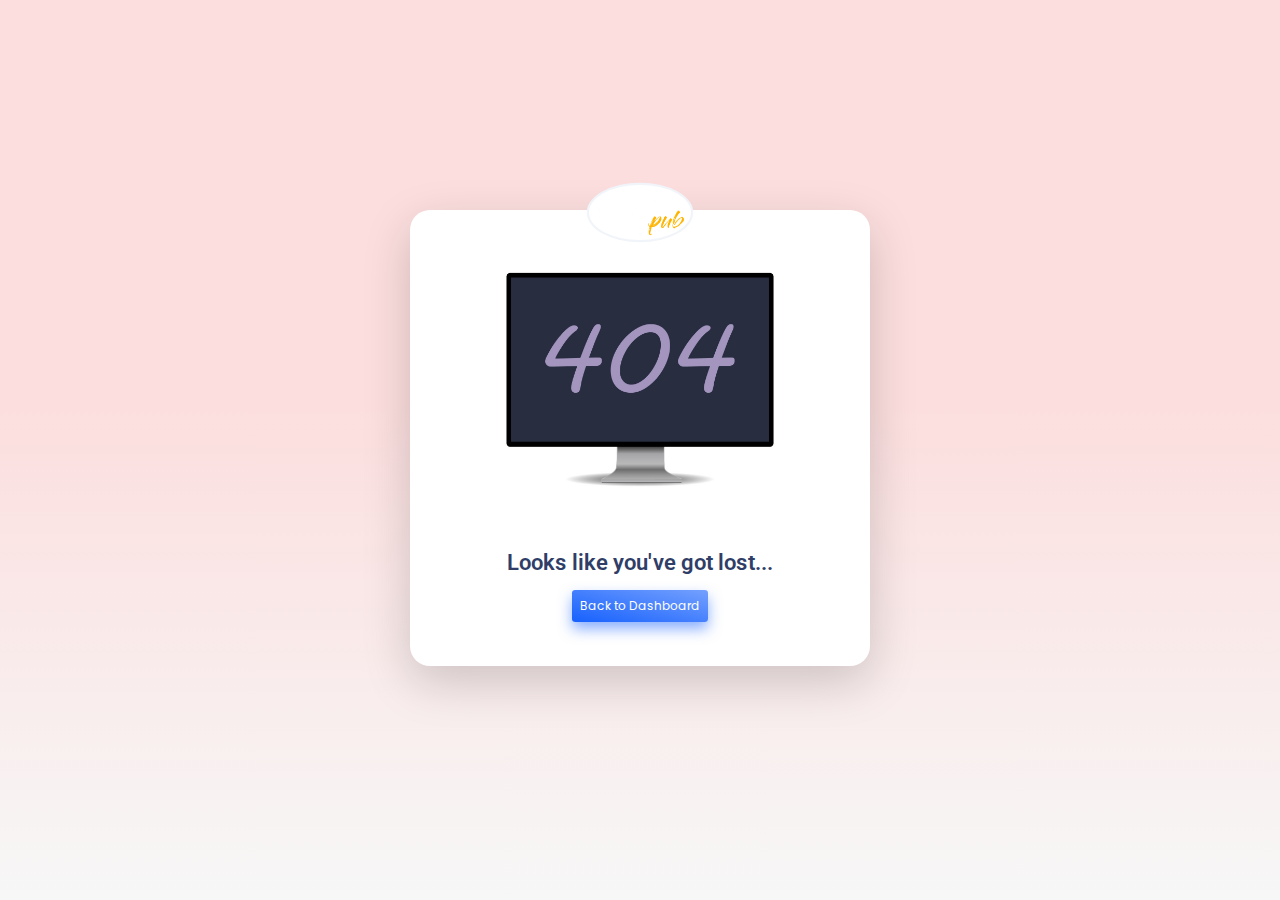
<file: public/dashboard/html/authentication/auth-404.html>
<!DOCTYPE html>
<html lang="en">

    <head>
        <meta charset="utf-8" />
        <title>Crovex - Admin & Dashboard Template</title>
        <meta name="viewport" content="width=device-width, initial-scale=1, shrink-to-fit=no">
        <meta content="Premium Multipurpose Admin & Dashboard Template" name="description" />
        <meta content="" name="author" />
        <meta http-equiv="X-UA-Compatible" content="IE=edge" />

        <!-- App favicon -->
        <link rel="shortcut icon" href="../assets/images/favicon.ico">

        <!-- App css -->
        <link href="../assets/css/bootstrap.min.css" rel="stylesheet" type="text/css" />
        <link href="../assets/css/jquery-ui.min.css" rel="stylesheet">
        <link href="../assets/css/icons.min.css" rel="stylesheet" type="text/css" />
        <link href="../assets/css/metisMenu.min.css" rel="stylesheet" type="text/css" />
        <link href="../assets/css/app.min.css" rel="stylesheet" type="text/css" />

    </head>

    <body class="account-body accountbg">

        <!-- Log In page -->
        <div class="container">
            <div class="row vh-100 ">
                <div class="col-12 align-self-center">
                    <div class="auth-page">
                        <div class="card auth-card shadow-lg">
                            <div class="card-body">
                                <div class="px-3">
                                    <div class="auth-logo-box">
                                        <a href="../dashboard/analytics-index.html" class="logo logo-admin"><img src="../assets/images/logo-sm.png" height="55" alt="logo" class="auth-logo"></a>
                                    </div><!--end auth-logo-box-->
                                    <img src="../assets/images/404.jpg" alt="" class="d-block mx-auto mt-4" height="250">
                                    <div class="text-center auth-logo-text mb-4">
                                        <h4 class="mt-0 mb-3 mt-5">Looks like you've got lost...</h4>
                                        <a href="../dashboard/analytics-index.html" class="btn btn-sm btn-gradient-primary">Back to Dashboard</a> 
                                    </div> <!--end auth-logo-text-->
                                </div><!--end /div-->                                
                            </div><!--end card-body-->                            
                        </div><!--end card-->
                    </div><!--end auth-page-->
                </div><!--end col-->           
            </div><!--end row-->
        </div><!--end container-->

        


        <!-- jQuery  -->
        <script src="../assets/js/jquery.min.js"></script>
        <script src="../assets/js/jquery-ui.min.js"></script>
        <script src="../assets/js/bootstrap.bundle.min.js"></script>
        <script src="../assets/js/metismenu.min.js"></script>
        <script src="../assets/js/waves.js"></script>
        <script src="../assets/js/feather.min.js"></script>
        <script src="../assets/js/jquery.slimscroll.min.js"></script>        

        <!-- App js -->
        <script src="../assets/js/app.js"></script>
        
    </body>

</html>
</file>
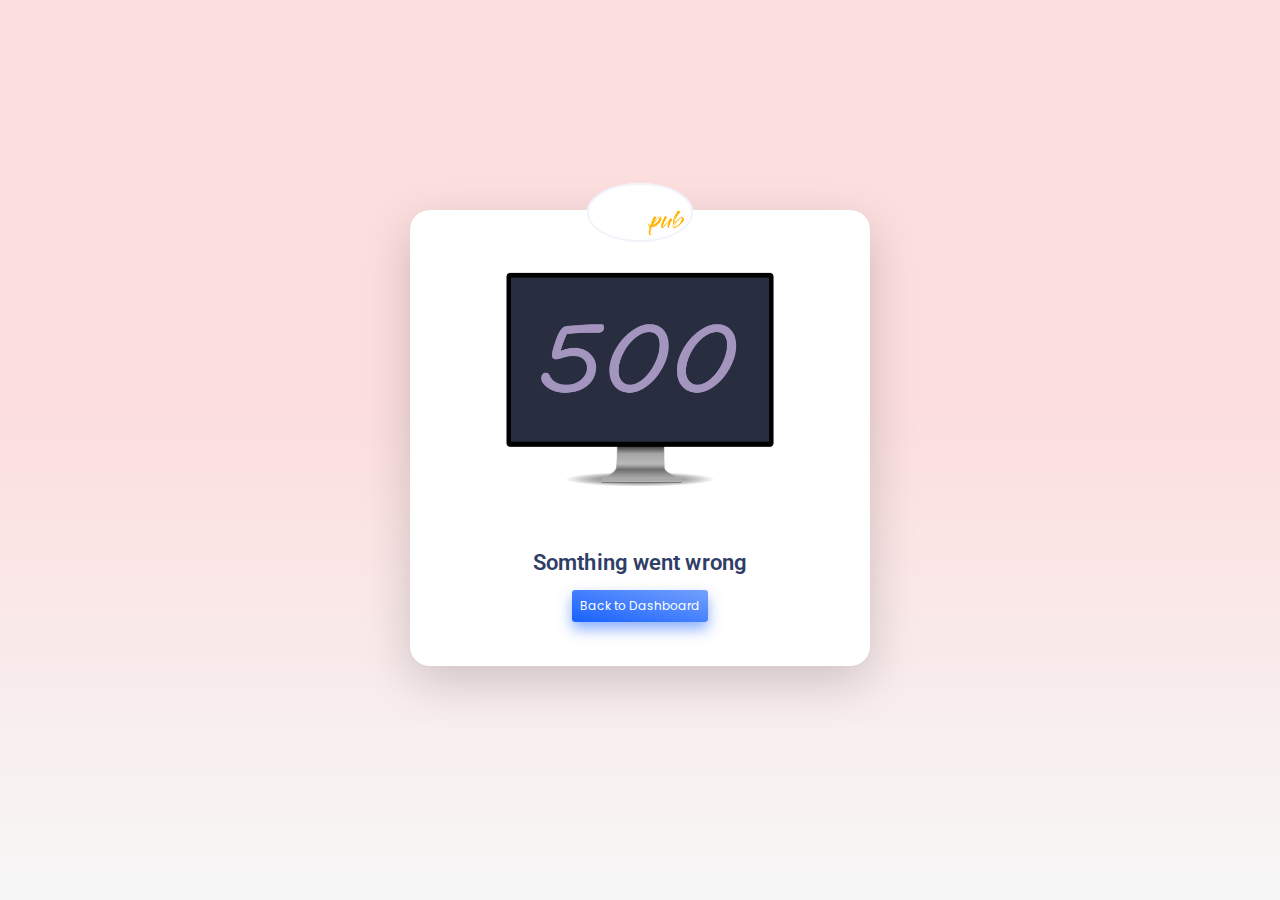
<file: public/dashboard/html/authentication/auth-500.html>
<!DOCTYPE html>
<html lang="en">

    <head>
        <meta charset="utf-8" />
        <title>Crovex - Admin & Dashboard Template</title>
        <meta name="viewport" content="width=device-width, initial-scale=1, shrink-to-fit=no">
        <meta content="Premium Multipurpose Admin & Dashboard Template" name="description" />
        <meta content="" name="author" />
        <meta http-equiv="X-UA-Compatible" content="IE=edge" />

        <!-- App favicon -->
        <link rel="shortcut icon" href="../assets/images/favicon.ico">

        <!-- App css -->
        <link href="../assets/css/bootstrap.min.css" rel="stylesheet" type="text/css" />
        <link href="../assets/css/jquery-ui.min.css" rel="stylesheet">
        <link href="../assets/css/icons.min.css" rel="stylesheet" type="text/css" />
        <link href="../assets/css/metisMenu.min.css" rel="stylesheet" type="text/css" />
        <link href="../assets/css/app.min.css" rel="stylesheet" type="text/css" />

    </head>

    <body class="account-body accountbg">
           
        <div class="container">
            <div class="row vh-100 ">
                <div class="col-12 align-self-center">
                    <div class="auth-page">
                        <div class="card auth-card shadow-lg">
                            <div class="card-body">
                                <div class="px-3">
                                    <div class="auth-logo-box">
                                        <a href="../dashboard/analytics-index.html" class="logo logo-admin"><img src="../assets/images/logo-sm.png" height="55" alt="logo" class="auth-logo"></a>
                                    </div><!--end auth-logo-box-->
                                    <img src="../assets/images/500.jpg" alt="" class="d-block mx-auto mt-4" height="250">
                                    <div class="text-center auth-logo-text mb-4">
                                        <h4 class="mt-0 mb-3 mt-5">Somthing went wrong</h4>
                                        <a href="../dashboard/analytics-index.html" class="btn btn-sm btn-gradient-primary">Back to Dashboard</a> 
                                    </div> <!--end auth-logo-text-->
                                </div><!--end /div-->                               
                            </div><!--end card-body-->                            
                        </div><!--end card-->
                    </div><!--end auth-page-->
                </div><!--end col-->           
            </div><!--end row-->
        </div><!--end container-->


        


        <!-- jQuery  -->
        <script src="../assets/js/jquery.min.js"></script>
        <script src="../assets/js/jquery-ui.min.js"></script>
        <script src="../assets/js/bootstrap.bundle.min.js"></script>
        <script src="../assets/js/metismenu.min.js"></script>
        <script src="../assets/js/waves.js"></script>
        <script src="../assets/js/feather.min.js"></script>
        <script src="../assets/js/jquery.slimscroll.min.js"></script>        

        <!-- App js -->
        <script src="../assets/js/app.js"></script>
        
    </body>

</html>
</file>
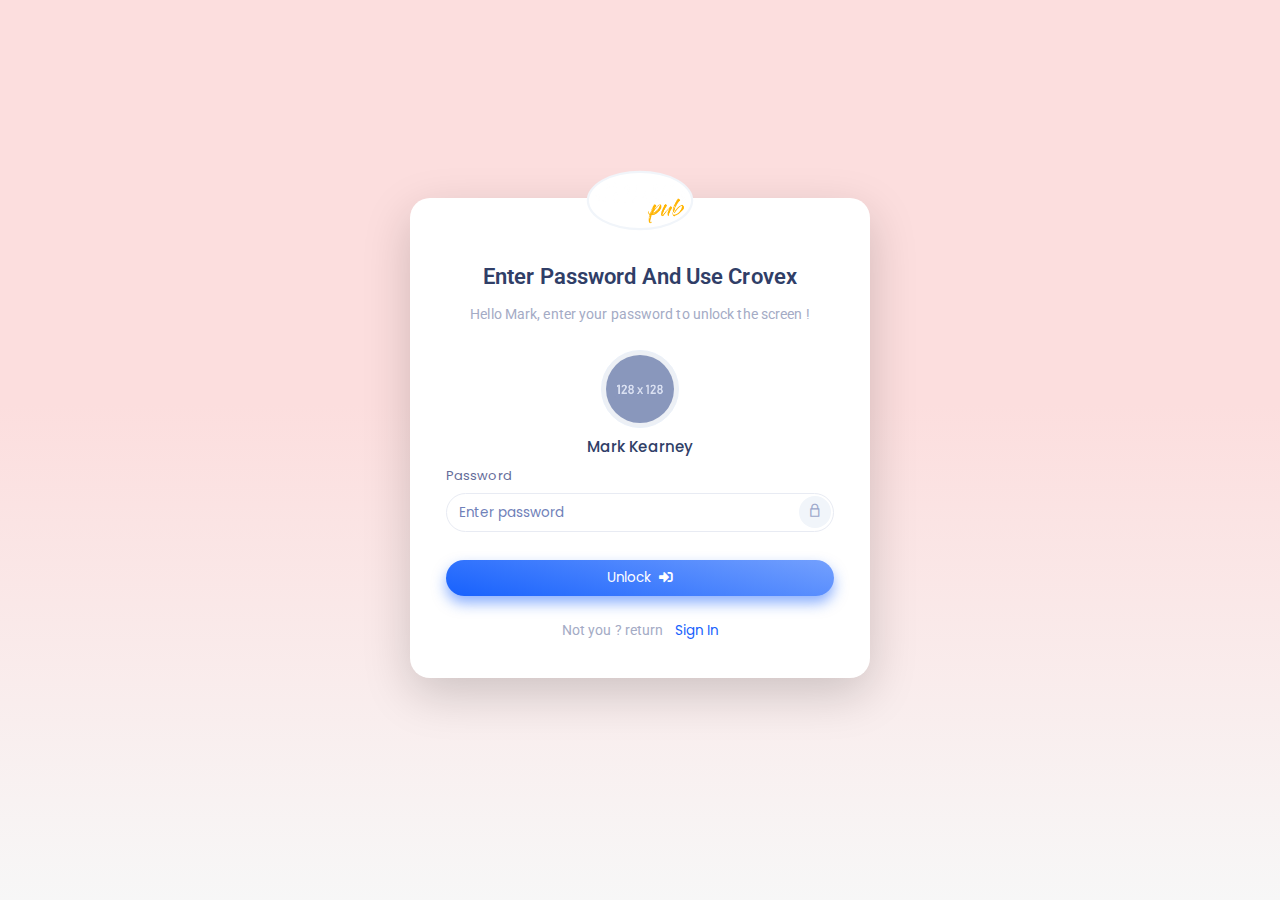
<file: public/dashboard/html/authentication/auth-lock-screen.html>
<!DOCTYPE html>
<html lang="en">

    <head>
        <meta charset="utf-8" />
        <title>Crovex - Admin & Dashboard Template</title>
        <meta name="viewport" content="width=device-width, initial-scale=1, shrink-to-fit=no">
        <meta content="Premium Multipurpose Admin & Dashboard Template" name="description" />
        <meta content="" name="author" />
        <meta http-equiv="X-UA-Compatible" content="IE=edge" />

        <!-- App favicon -->
        <link rel="shortcut icon" href="../assets/images/favicon.ico">

        <!-- App css -->
        <link href="../assets/css/bootstrap.min.css" rel="stylesheet" type="text/css" />
        <link href="../assets/css/jquery-ui.min.css" rel="stylesheet">
        <link href="../assets/css/icons.min.css" rel="stylesheet" type="text/css" />
        <link href="../assets/css/metisMenu.min.css" rel="stylesheet" type="text/css" />
        <link href="../assets/css/app.min.css" rel="stylesheet" type="text/css" />

    </head>

    <body class="account-body accountbg">

        <!-- Log In page -->
        <div class="container">
            <div class="row vh-100 ">
                <div class="col-12 align-self-center">
                    <div class="auth-page">
                        <div class="card auth-card shadow-lg">
                            <div class="card-body">
                                <div class="px-3">
                                    <div class="auth-logo-box">
                                        <a href="../dashboard/analytics-index.html" class="logo logo-admin"><img src="../assets/images/logo-sm.png" height="55" alt="logo" class="auth-logo"></a>
                                    </div><!--end auth-logo-box-->
                                    
                                    <div class="text-center auth-logo-text">
                                        <h4 class="mt-0 mb-3 mt-5">Enter Password And Use Crovex</h4>
                                        <p class="text-muted mb-0">Hello Mark, enter your password to unlock the screen !</p>  
                                    </div> <!--end auth-logo-text-->  

                                    
                                    <form class="form-horizontal auth-form my-4" action="index.html">
                                        <div class="user-thumb text-center m-b-30">
                                            <img src="../assets/images/users/user-2.jpg" class="rounded-circle img-thumbnail thumb-xl" alt="thumbnail">
                                            <h5>Mark Kearney</h5>
                                        </div>   
                                        <div class="form-group">
                                            <label for="userpassword">Password</label>                                            
                                            <div class="input-group mb-3"> 
                                                <span class="auth-form-icon">
                                                    <i class="dripicons-lock"></i> 
                                                </span>                                                       
                                                <input type="password" class="form-control" id="userpassword" placeholder="Enter password">
                                            </div>                               
                                        </div><!--end form-group--> 
                                        
            
                                        <div class="form-group mb-0 row">
                                            <div class="col-12 mt-2">
                                                <button class="btn btn-gradient-primary btn-round btn-block waves-effect waves-light" type="button">Unlock <i class="fas fa-sign-in-alt ml-1"></i></button>
                                            </div><!--end col--> 
                                        </div> <!--end form-group-->                           
                                    </form><!--end form-->
                                </div><!--end /div-->
                                
                                <div class="m-3 text-center text-muted">
                                    <p class="">Not you ? return  <a href="../authentication/auth-register.html" class="text-primary ml-2">Sign In</a></p>
                                </div>
                            </div><!--end card-body-->
                        </div><!--end card-->
                    </div><!--end auth-page-->
                </div><!--end col-->           
            </div><!--end row-->
        </div><!--end container-->
        <!-- End Log In page -->

        


        <!-- jQuery  -->
        <script src="../assets/js/jquery.min.js"></script>
        <script src="../assets/js/jquery-ui.min.js"></script>
        <script src="../assets/js/bootstrap.bundle.min.js"></script>
        <script src="../assets/js/metismenu.min.js"></script>
        <script src="../assets/js/waves.js"></script>
        <script src="../assets/js/feather.min.js"></script>
        <script src="../assets/js/jquery.slimscroll.min.js"></script>        

        <!-- App js -->
        <script src="../assets/js/app.js"></script>
        
    </body>

</html>
</file>
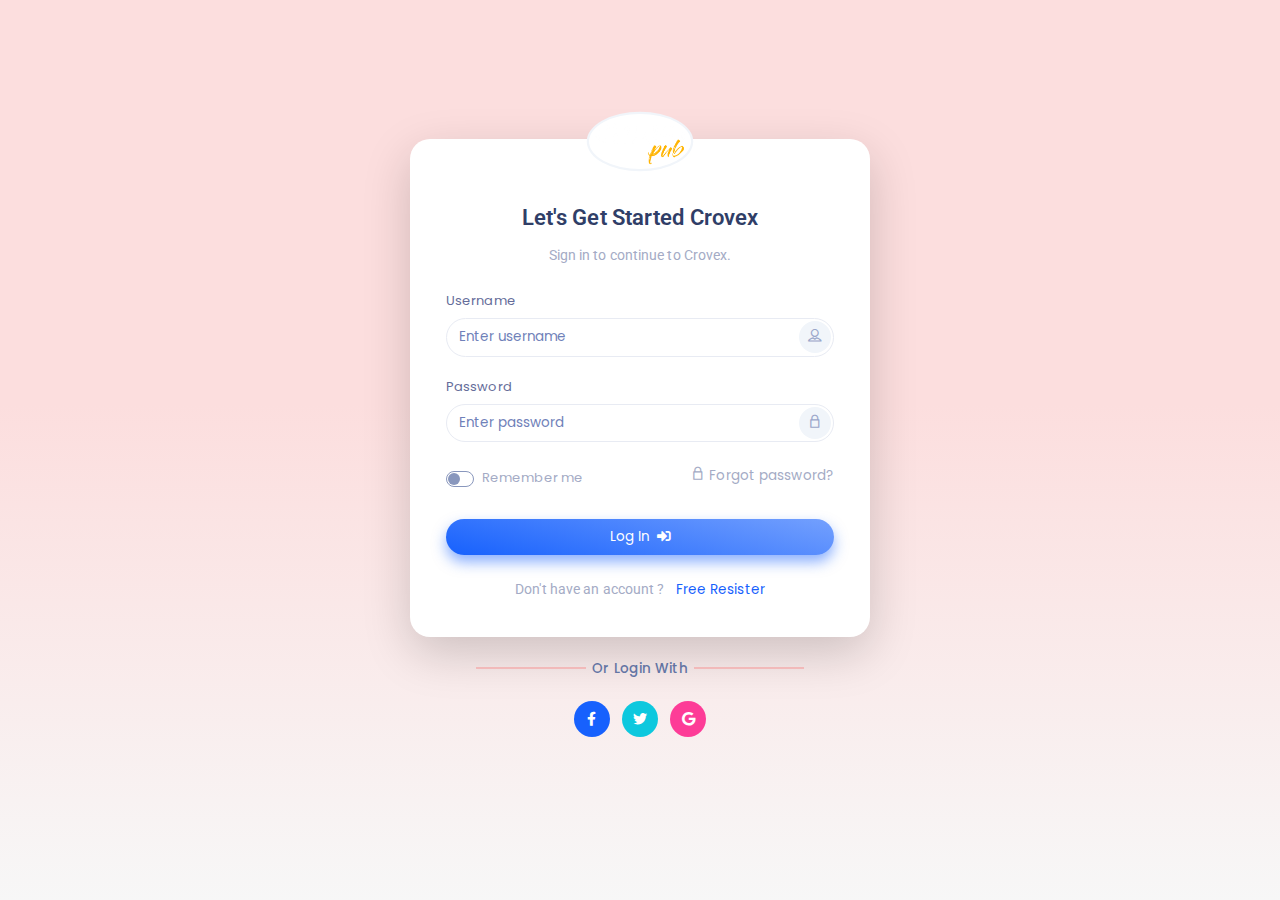
<file: public/dashboard/html/authentication/auth-login.html>
<!DOCTYPE html>
<html lang="en">

    <head>
        <meta charset="utf-8" />
        <title>Crovex - Admin & Dashboard Template</title>
        <meta name="viewport" content="width=device-width, initial-scale=1, shrink-to-fit=no">
        <meta content="Premium Multipurpose Admin & Dashboard Template" name="description" />
        <meta content="" name="author" />
        <meta http-equiv="X-UA-Compatible" content="IE=edge" />

        <!-- App favicon -->
        <link rel="shortcut icon" href="../assets/images/favicon.ico">

        <!-- App css -->
        <link href="../assets/css/bootstrap.min.css" rel="stylesheet" type="text/css" />
        <link href="../assets/css/jquery-ui.min.css" rel="stylesheet">
        <link href="../assets/css/icons.min.css" rel="stylesheet" type="text/css" />
        <link href="../assets/css/metisMenu.min.css" rel="stylesheet" type="text/css" />
        <link href="../assets/css/app.min.css" rel="stylesheet" type="text/css" />

    </head>

    <body class="account-body accountbg">

        <!-- Log In page -->
        <div class="container">
            <div class="row vh-100 ">
                <div class="col-12 align-self-center">
                    <div class="auth-page">
                        <div class="card auth-card shadow-lg">
                            <div class="card-body">
                                <div class="px-3">
                                    <div class="auth-logo-box">
                                        <a href="../dashboard/analytics-index.html" class="logo logo-admin"><img src="../assets/images/logo-sm.png" height="55" alt="logo" class="auth-logo"></a>
                                    </div><!--end auth-logo-box-->
                                    
                                    <div class="text-center auth-logo-text">
                                        <h4 class="mt-0 mb-3 mt-5">Let's Get Started Crovex</h4>
                                        <p class="text-muted mb-0">Sign in to continue to Crovex.</p>  
                                    </div> <!--end auth-logo-text-->  
    
                                    
                                    <form class="form-horizontal auth-form my-4" action="index.html">
            
                                        <div class="form-group">
                                            <label for="username">Username</label>
                                            <div class="input-group mb-3">
                                                <span class="auth-form-icon">
                                                    <i class="dripicons-user"></i> 
                                                </span>                                                                                                              
                                                <input type="text" class="form-control" id="username" placeholder="Enter username">
                                            </div>                                    
                                        </div><!--end form-group--> 
            
                                        <div class="form-group">
                                            <label for="userpassword">Password</label>                                            
                                            <div class="input-group mb-3"> 
                                                <span class="auth-form-icon">
                                                    <i class="dripicons-lock"></i> 
                                                </span>                                                       
                                                <input type="password" class="form-control" id="userpassword" placeholder="Enter password">
                                            </div>                               
                                        </div><!--end form-group--> 
            
                                        <div class="form-group row mt-4">
                                            <div class="col-sm-6">
                                                <div class="custom-control custom-switch switch-success">
                                                    <input type="checkbox" class="custom-control-input" id="customSwitchSuccess">
                                                    <label class="custom-control-label text-muted" for="customSwitchSuccess">Remember me</label>
                                                </div>
                                            </div><!--end col--> 
                                            <div class="col-sm-6 text-right">
                                                <a href="auth-recover-pw.html" class="text-muted font-13"><i class="dripicons-lock"></i> Forgot password?</a>                                    
                                            </div><!--end col--> 
                                        </div><!--end form-group--> 
            
                                        <div class="form-group mb-0 row">
                                            <div class="col-12 mt-2">
                                                <button class="btn btn-gradient-primary btn-round btn-block waves-effect waves-light" type="button">Log In <i class="fas fa-sign-in-alt ml-1"></i></button>
                                            </div><!--end col--> 
                                        </div> <!--end form-group-->                           
                                    </form><!--end form-->
                                </div><!--end /div-->
                                
                                <div class="m-3 text-center text-muted">
                                    <p class="">Don't have an account ?  <a href="../authentication/auth-register.html" class="text-primary ml-2">Free Resister</a></p>
                                </div>
                            </div><!--end card-body-->
                        </div><!--end card-->
                        <div class="account-social text-center mt-4">
                            <h6 class="my-4">Or Login With</h6>
                            <ul class="list-inline mb-4">
                                <li class="list-inline-item">
                                    <a href="" class="">
                                        <i class="fab fa-facebook-f facebook"></i>
                                    </a>                                    
                                </li>
                                <li class="list-inline-item">
                                    <a href="" class="">
                                        <i class="fab fa-twitter twitter"></i>
                                    </a>                                    
                                </li>
                                <li class="list-inline-item">
                                    <a href="" class="">
                                        <i class="fab fa-google google"></i>
                                    </a>                                    
                                </li>
                            </ul>
                        </div><!--end account-social-->
                    </div><!--end auth-page-->
                </div><!--end col-->           
            </div><!--end row-->
        </div><!--end container-->
        <!-- End Log In page -->

        


        <!-- jQuery  -->
        <script src="../assets/js/jquery.min.js"></script>
        <script src="../assets/js/jquery-ui.min.js"></script>
        <script src="../assets/js/bootstrap.bundle.min.js"></script>
        <script src="../assets/js/metismenu.min.js"></script>
        <script src="../assets/js/waves.js"></script>
        <script src="../assets/js/feather.min.js"></script>
        <script src="../assets/js/jquery.slimscroll.min.js"></script>        

        <!-- App js -->
        <script src="../assets/js/app.js"></script>
        
    </body>

</html>
</file>
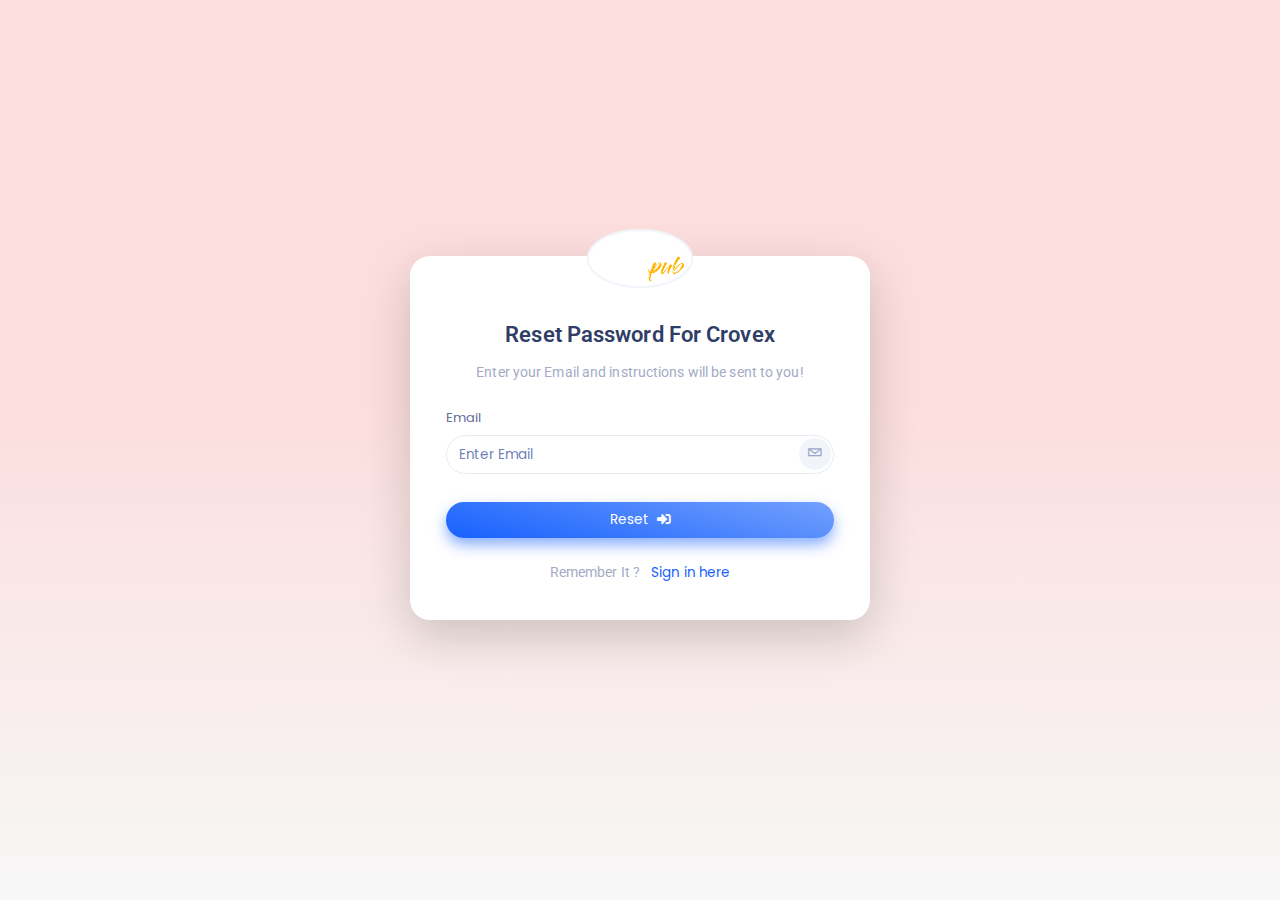
<file: public/dashboard/html/authentication/auth-recover-pw.html>
<!DOCTYPE html>
<html lang="en">

    <head>
        <meta charset="utf-8" />
        <title>Crovex - Admin & Dashboard Template</title>
        <meta name="viewport" content="width=device-width, initial-scale=1, shrink-to-fit=no">
        <meta content="Premium Multipurpose Admin & Dashboard Template" name="description" />
        <meta content="" name="author" />
        <meta http-equiv="X-UA-Compatible" content="IE=edge" />

        <!-- App favicon -->
        <link rel="shortcut icon" href="../assets/images/favicon.ico">

        <!-- App css -->
        <link href="../assets/css/bootstrap.min.css" rel="stylesheet" type="text/css" />
        <link href="../assets/css/jquery-ui.min.css" rel="stylesheet">
        <link href="../assets/css/icons.min.css" rel="stylesheet" type="text/css" />
        <link href="../assets/css/metisMenu.min.css" rel="stylesheet" type="text/css" />
        <link href="../assets/css/app.min.css" rel="stylesheet" type="text/css" />

    </head>

    <body class="account-body accountbg">

        <!-- Log In page -->
        <div class="container">
            <div class="row vh-100 ">
                <div class="col-12 align-self-center">
                    <div class="auth-page">
                        <div class="card auth-card shadow-lg">
                            <div class="card-body">
                                <div class="px-3">
                                    <div class="auth-logo-box">
                                        <a href="../dashboard/analytics-index.html" class="logo logo-admin"><img src="../assets/images/logo-sm.png" height="55" alt="logo" class="auth-logo"></a>
                                    </div><!--end auth-logo-box-->
                                    
                                    <div class="text-center auth-logo-text">
                                        <h4 class="mt-0 mb-3 mt-5">Reset Password For Crovex</h4>
                                        <p class="text-muted mb-0">Enter your Email and instructions will be sent to you!</p>  
                                    </div> <!--end auth-logo-text-->  
    
                                    
                                    <form class="form-horizontal auth-form my-4" action="index.html">
            
                                        <div class="form-group">
                                            <label for="useremail">Email</label>
                                            <div class="input-group mb-3">
                                                <span class="auth-form-icon">
                                                    <i class="dripicons-mail"></i> 
                                                </span>                                                                                                              
                                                <input type="email" class="form-control" id="useremail" placeholder="Enter Email">
                                            </div>                                    
                                        </div><!--end form-group-->        
            
                                        
                                        <div class="form-group mb-0 row">
                                            <div class="col-12 mt-2">
                                                <button class="btn btn-gradient-primary btn-round btn-block waves-effect waves-light" type="button">Reset <i class="fas fa-sign-in-alt ml-1"></i></button>
                                            </div><!--end col--> 
                                        </div> <!--end form-group-->                           
                                    </form><!--end form-->
                                </div><!--end /div-->
                                
                                <div class="m-3 text-center text-muted">
                                    <p class="">Remember It ?  <a href="../authentication/auth-register.html" class="text-primary ml-2">Sign in here</a></p>
                                </div>
                            </div><!--end card-body-->
                        </div><!--end card-->
                    </div><!--end auth-page-->
                </div><!--end col-->           
            </div><!--end row-->
        </div><!--end container-->
        <!-- End Log In page --> 

        


        <!-- jQuery  -->
        <script src="../assets/js/jquery.min.js"></script>
        <script src="../assets/js/jquery-ui.min.js"></script>
        <script src="../assets/js/bootstrap.bundle.min.js"></script>
        <script src="../assets/js/metismenu.min.js"></script>
        <script src="../assets/js/waves.js"></script>
        <script src="../assets/js/feather.min.js"></script>
        <script src="../assets/js/jquery.slimscroll.min.js"></script>        

        <!-- App js -->
        <script src="../assets/js/app.js"></script>
        
    </body>

</html>
</file>
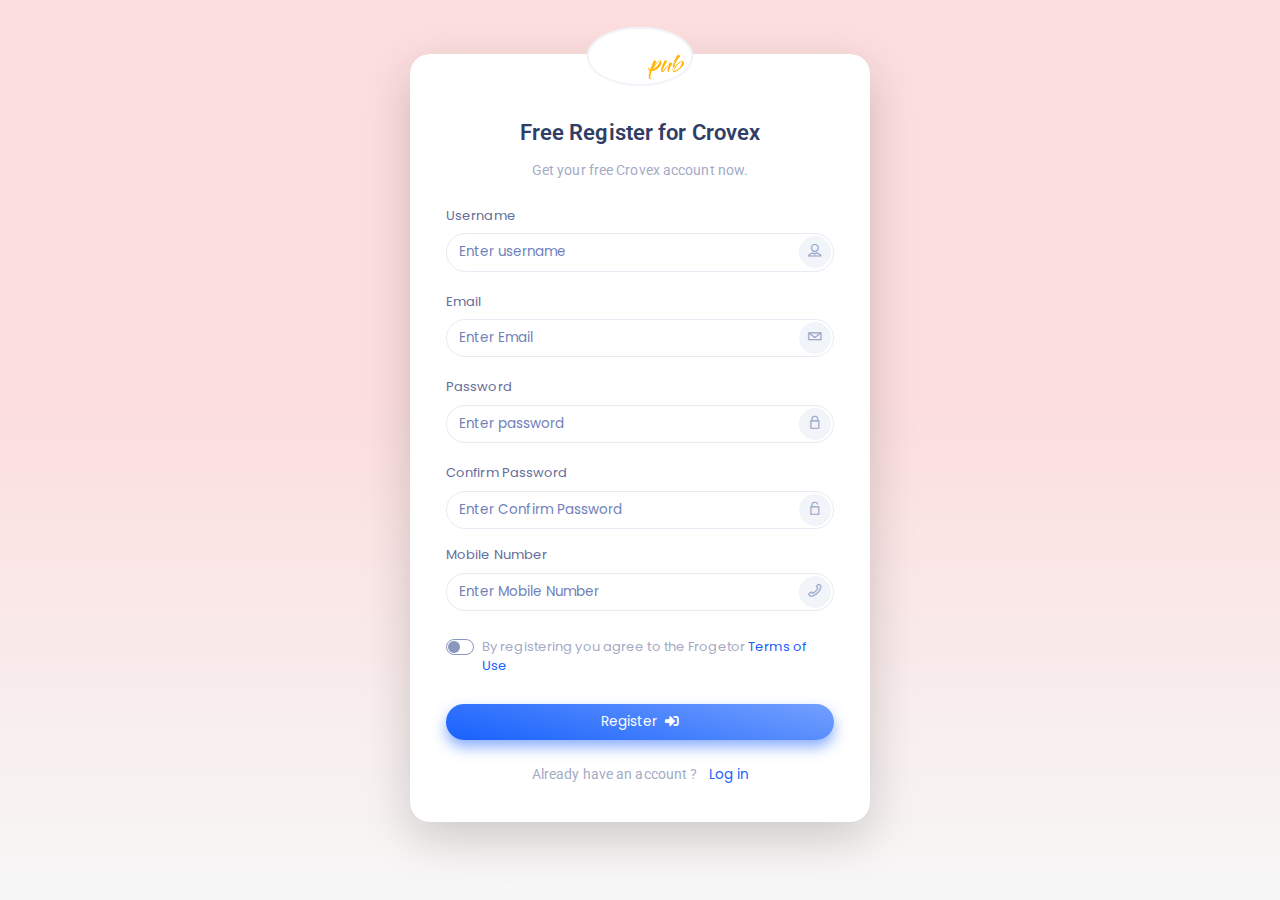
<file: public/dashboard/html/authentication/auth-register.html>
<!DOCTYPE html>
<html lang="en">

    <head>
        <meta charset="utf-8" />
        <title>Crovex - Admin & Dashboard Template</title>
        <meta name="viewport" content="width=device-width, initial-scale=1, shrink-to-fit=no">
        <meta content="Premium Multipurpose Admin & Dashboard Template" name="description" />
        <meta content="" name="author" />
        <meta http-equiv="X-UA-Compatible" content="IE=edge" />

        <!-- App favicon -->
        <link rel="shortcut icon" href="../assets/images/favicon.ico">

        <!-- App css -->
        <link href="../assets/css/bootstrap.min.css" rel="stylesheet" type="text/css" />
        <link href="../assets/css/jquery-ui.min.css" rel="stylesheet">
        <link href="../assets/css/icons.min.css" rel="stylesheet" type="text/css" />
        <link href="../assets/css/metisMenu.min.css" rel="stylesheet" type="text/css" />
        <link href="../assets/css/app.min.css" rel="stylesheet" type="text/css" />

    </head>

    <body class="account-body accountbg">

        <!-- Log In page -->
        <div class="container">
            <div class="row vh-100 ">
                <div class="col-12 align-self-center">
                    <div class="auth-page">
                        <div class="card auth-card shadow-lg">
                            <div class="card-body">
                                <div class="px-3">
                                    <div class="auth-logo-box">
                                        <a href="../dashboard/analytics-index.html" class="logo logo-admin"><img src="../assets/images/logo-sm.png" height="55" alt="logo" class="auth-logo"></a>
                                    </div><!--end auth-logo-box-->
                                    
                                    <div class="text-center auth-logo-text">
                                        <h4 class="mt-0 mb-3 mt-5">Free Register for Crovex</h4>
                                        <p class="text-muted mb-0">Get your free Crovex account now.</p>  
                                    </div> <!--end auth-logo-text-->  
    
                                    
                                    <form class="form-horizontal auth-form my-4" action="index.html">
            
                                        <div class="form-group">
                                            <label for="username">Username</label>
                                            <div class="input-group mb-3">
                                                <span class="auth-form-icon">
                                                    <i class="dripicons-user"></i> 
                                                </span>                                                                                                              
                                                <input type="text" class="form-control" id="username" placeholder="Enter username">
                                            </div>                                    
                                        </div><!--end form-group--> 
    
                                        <div class="form-group">
                                            <label for="useremail">Email</label>
                                            <div class="input-group mb-3">
                                                <span class="auth-form-icon">
                                                    <i class="dripicons-mail"></i> 
                                                </span>                                                                                                              
                                                <input type="email" class="form-control" id="useremail" placeholder="Enter Email">
                                            </div>                                    
                                        </div><!--end form-group-->
            
                                        <div class="form-group">
                                            <label for="userpassword">Password</label>                                            
                                            <div class="input-group mb-3"> 
                                                <span class="auth-form-icon">
                                                    <i class="dripicons-lock"></i> 
                                                </span>                                                       
                                                <input type="password" class="form-control" id="userpassword" placeholder="Enter password">
                                            </div>                               
                                        </div><!--end form-group--> 
    
                                        <div class="form-group">
                                            <label for="conf_password">Confirm Password</label>                                            
                                            <div class="input-group mb-3"> 
                                                <span class="auth-form-icon">
                                                    <i class="dripicons-lock-open"></i> 
                                                </span>                                                       
                                                <input type="password" class="form-control" id="conf_password" placeholder="Enter Confirm Password">
                                            </div>  
                                            
                                            <div class="form-group">
                                                <label for="mo_number">Mobile Number</label>                                            
                                                <div class="input-group mb-3"> 
                                                    <span class="auth-form-icon">
                                                        <i class="dripicons-phone"></i> 
                                                    </span>                                                       
                                                    <input type="text" class="form-control" id="mo_number" placeholder="Enter Mobile Number">
                                                </div>                               
                                            </div><!--end form-group--> 
                                        </div><!--end form-group--> 
            
                                        <div class="form-group row mt-4">
                                            <div class="col-sm-12">
                                                <div class="custom-control custom-switch switch-success">
                                                    <input type="checkbox" class="custom-control-input" id="customSwitchSuccess">
                                                    <label class="custom-control-label text-muted" for="customSwitchSuccess">By registering you agree to the Frogetor <a href="#" class="text-primary">Terms of Use</a></label>
                                                </div>
                                            </div><!--end col-->                                             
                                        </div><!--end form-group--> 
            
                                        <div class="form-group mb-0 row">
                                            <div class="col-12 mt-2">
                                                <button class="btn btn-gradient-primary btn-round btn-block waves-effect waves-light" type="button">Register <i class="fas fa-sign-in-alt ml-1"></i></button>
                                            </div><!--end col--> 
                                        </div> <!--end form-group-->                           
                                    </form><!--end form-->
                                </div><!--end /div-->
                                
                                <div class="m-3 text-center text-muted">
                                    <p class="">Already have an account ? <a href="../authentication/auth-login.html" class="text-primary ml-2">Log in</a></p>
                                </div>
                            </div><!--end card-body-->
                        </div><!--end card-->
                    </div><!--end auth-card-->
                </div><!--end col-->           
            </div><!--end row-->
        </div><!--end container-->
        <!-- End Log In page -->

        


        <!-- jQuery  -->
        <script src="../assets/js/jquery.min.js"></script>
        <script src="../assets/js/jquery-ui.min.js"></script>
        <script src="../assets/js/bootstrap.bundle.min.js"></script>
        <script src="../assets/js/metismenu.min.js"></script>
        <script src="../assets/js/waves.js"></script>
        <script src="../assets/js/feather.min.js"></script>
        <script src="../assets/js/jquery.slimscroll.min.js"></script>        

        <!-- App js -->
        <script src="../assets/js/app.js"></script>
        
    </body>

</html>
</file>
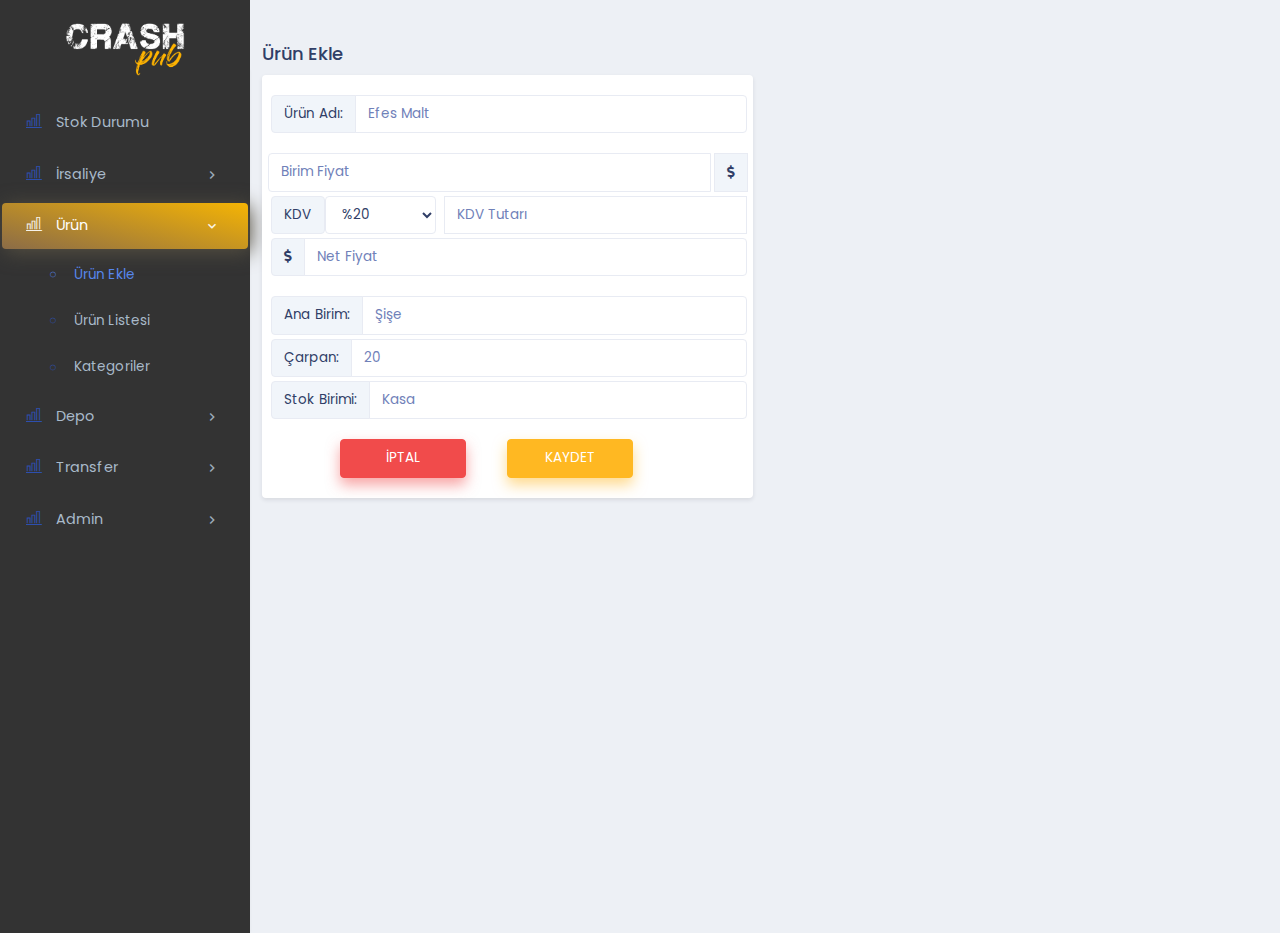
<file: public/dashboard/html/demos/add-product.html>
<!DOCTYPE html>
<html lang="en">

<head>
    <meta charset="utf-8" />
    <title>Crash Depo</title>
    <meta name="viewport" content="width=device-width, initial-scale=1, shrink-to-fit=no">
    <meta content="Premium Multipurpose Admin & demos Template" name="description" />
    <meta content="" name="author" />
    <meta http-equiv="X-UA-Compatible" content="IE=edge" />

    <!-- App favicon -->
    <link rel="shortcut icon" href="../assets/images/favicon.ico">

    <!-- App css -->
    <link href="../assets/css/bootstrap.min.css" rel="stylesheet" type="text/css" />
    <link href="../assets/css/jquery-ui.min.css" rel="stylesheet">
    <link href="../assets/css/icons.min.css" rel="stylesheet" type="text/css" />
    <link href="../assets/css/metisMenu.min.css" rel="stylesheet" type="text/css" />
    <link href="../assets/css/app.css" rel="stylesheet" type="text/css" />
    <link href="../assets/css/style.css" rel="stylesheet" type="text/css" />


</head>

<body class="dark-sidenav">

    <!-- Top Bar Start -->
    <div class="topbar">

        <!-- LOGO -->
        <div class="topbar-left">
            <a href="../demos/index.html" class="logo">
                <span>
                    <img src="../assets/images/logo-sm.png" alt="logo-small" class="logo-sm">
                </span>
            </a>
        </div>
        <!--end logo-->
        <!-- Navbar -->
        <nav class="navbar-custom">
            <ul class="list-unstyled topbar-nav float-right mb-0">
                <li class="dropdown notification-list">
                    <a class="nav-link dropdown-toggle arrow-none waves-light waves-effect" data-toggle="dropdown"
                        href="#" role="button" aria-haspopup="false" aria-expanded="false">
                        <i class="ti-bell noti-icon"></i>
                        <span class="badge badge-danger badge-pill noti-icon-badge">2</span>
                    </a>
                    <div class="dropdown-menu dropdown-menu-right dropdown-lg pt-0">

                        <h6
                            class="dropdown-item-text font-15 m-0 py-3 bg-primary text-white d-flex justify-content-between align-items-center">
                            Notifications <span class="badge badge-light badge-pill">2</span>
                        </h6>
                        <div class="slimscroll notification-list">
                            <!-- item-->
                            <a href="#" class="dropdown-item py-3">
                                <small class="float-right text-muted pl-2">2 min ago</small>
                                <div class="media">
                                    <div class="avatar-md bg-primary">
                                        <i class="la la-cart-arrow-down text-white"></i>
                                    </div>
                                    <div class="media-body align-self-center ml-2 text-truncate">
                                        <h6 class="my-0 font-weight-normal text-dark">Your order is placed</h6>
                                        <small class="text-muted mb-0">Dummy text of the printing and industry.</small>
                                    </div><!--end media-body-->
                                </div><!--end media-->
                            </a><!--end-item-->
                            <!-- item-->
                            <a href="#" class="dropdown-item py-3">
                                <small class="float-right text-muted pl-2">10 min ago</small>
                                <div class="media">
                                    <div class="avatar-md bg-success">
                                        <i class="la la-group text-white"></i>
                                    </div>
                                    <div class="media-body align-self-center ml-2 text-truncate">
                                        <h6 class="my-0 font-weight-normal text-dark">Meeting with designers</h6>
                                        <small class="text-muted mb-0">It is a long established fact that a
                                            reader.</small>
                                    </div><!--end media-body-->
                                </div><!--end media-->
                            </a><!--end-item-->
                            <!-- item-->
                            <a href="#" class="dropdown-item py-3">
                                <small class="float-right text-muted pl-2">40 min ago</small>
                                <div class="media">
                                    <div class="avatar-md bg-pink">
                                        <i class="la la-list-alt text-white"></i>
                                    </div>
                                    <div class="media-body align-self-center ml-2 text-truncate">
                                        <h6 class="my-0 font-weight-normal text-dark">UX 3 Task complete.</h6>
                                        <small class="text-muted mb-0">Dummy text of the printing.</small>
                                    </div><!--end media-body-->
                                </div><!--end media-->
                            </a><!--end-item-->
                            <!-- item-->
                            <a href="#" class="dropdown-item py-3">
                                <small class="float-right text-muted pl-2">1 hr ago</small>
                                <div class="media">
                                    <div class="avatar-md bg-warning">
                                        <i class="la la-truck text-white"></i>
                                    </div>
                                    <div class="media-body align-self-center ml-2 text-truncate">
                                        <h6 class="my-0 font-weight-normal text-dark">Your order is placed</h6>
                                        <small class="text-muted mb-0">It is a long established fact that a
                                            reader.</small>
                                    </div><!--end media-body-->
                                </div><!--end media-->
                            </a><!--end-item-->
                            <!-- item-->
                            <a href="#" class="dropdown-item py-3">
                                <small class="float-right text-muted pl-2">2 hrs ago</small>
                                <div class="media">
                                    <div class="avatar-md bg-info">
                                        <i class="la la-check-circle text-white"></i>
                                    </div>
                                    <div class="media-body align-self-center ml-2 text-truncate">
                                        <h6 class="my-0 font-weight-normal text-dark">Payment Successfull</h6>
                                        <small class="text-muted mb-0">Dummy text of the printing.</small>
                                    </div><!--end media-body-->
                                </div><!--end media-->
                            </a><!--end-item-->
                        </div>
                        <!-- All-->
                        <a href="javascript:void(0);" class="dropdown-item text-center text-primary">
                            View all <i class="fi-arrow-right"></i>
                        </a>
                    </div>
                </li>

                <li class="dropdown">
                    <a class="nav-link dropdown-toggle waves-effect waves-light nav-user" data-toggle="dropdown"
                        href="#" role="button" aria-haspopup="false" aria-expanded="false">
                        <img src="../assets/images/users/user-1.png" alt="profile-user" class="rounded-circle" />
                        <span class="ml-1 nav-user-name hidden-sm">Amelia <i class="mdi mdi-chevron-down"></i> </span>
                    </a>
                    <div class="dropdown-menu dropdown-menu-right">
                        <a class="dropdown-item" href="#"><i class="ti-user text-muted mr-2"></i> Profil</a>
                        <a class="dropdown-item" href="#"><i class="ti-settings text-muted mr-2"></i> Ayarlar</a>
                        <div class="dropdown-divider mb-0"></div>
                        <a class="dropdown-item" href="#"><i class="ti-power-off text-muted mr-2"></i> Çıkış</a>
                    </div>
                </li>
            </ul><!--end topbar-nav-->

            <ul class="list-unstyled topbar-nav mb-0">
                <li>
                    <button class="nav-link button-menu-mobile waves-effect waves-light">
                        <i class="ti-menu nav-icon"></i>
                    </button>
                </li>
            </ul>
        </nav>
        <!-- end navbar-->
    </div>
    <!-- Top Bar End -->


    <!-- Left Sidenav -->
    <div class="left-sidenav">
        <ul class="metismenu left-sidenav-menu">
            <li>
                <a class="nav-link" href="../demos/index.html"><i class="ti-bar-chart"></i><span>Stok Durumu</span><span
                        class="menu-arrow"><i class=""></i></span></a>
                <ul class="nav-second-level" aria-expanded="false">
                </ul>
            </li>

            <li>
                <a href="javascript: void(0);"><i class="ti-bar-chart"></i><span>İrsaliye</span><span
                        class="menu-arrow"><i class="mdi mdi-chevron-right"></i></span></a>
                <ul class="nav-second-level" aria-expanded="false">
                    <li class="nav-item"><a class="nav-link" href="../demos/warehouse-in.html"><i
                                class="ti-control-record"></i>Ürün Giriş</a></li>
                    <li class="nav-item"><a class="nav-link" href="../demos/warehouse-out.html"><i
                                class="ti-control-record"></i>Ürün Çıkış</a></li>
                    <li class="nav-item"><a class="nav-link" href="../demos/movements.html"><i
                                class="ti-control-record"></i>Hareketler</a></li>
                </ul>
            </li>

            <li>
                <a href="javascript: void(0);"><i class="ti-bar-chart"></i><span>Ürün</span><span class="menu-arrow"><i
                            class="mdi mdi-chevron-right"></i></span></a>
                <ul class="nav-second-level" aria-expanded="false">
                    <li class="nav-item"><a class="nav-link" href="../demos/add-product.html"><i
                                class="ti-control-record"></i>Ürün Ekle</a></li>
                    <li class="nav-item"><a class="nav-link" href="../demos/product-list.html"><i
                                class="ti-control-record"></i>Ürün Listesi</a></li>
                    <li class="nav-item"><a class="nav-link" href="../demos/categories.html"><i
                                class="ti-control-record"></i>Kategoriler</a></li>
                </ul>
            </li>


            <li>
                <a href="javascript: void(0);"><i class="ti-bar-chart"></i><span>Depo</span><span class="menu-arrow"><i
                            class="mdi mdi-chevron-right"></i></span></a>
                <ul class="nav-second-level" aria-expanded="false">
                    <li class="nav-item"><a class="nav-link" href="../demos/add-warehouse.html"><i
                                class="ti-control-record"></i>Depo Ekle</a></li>
                    <li class="nav-item"><a class="nav-link" href="../demos/warehouse-list.html"><i
                                class="ti-control-record"></i>Depo Listesi</a></li>
                </ul>
            </li>

            <li>
                <a href="javascript: void(0);"><i class="ti-bar-chart"></i><span>Transfer</span><span
                        class="menu-arrow"><i class="mdi mdi-chevron-right"></i></span></a>
                <ul class="nav-second-level" aria-expanded="false">
                    <li class="nav-item"><a class="nav-link" href="../demos/add-warehouse.html"><i
                                class="ti-control-record"></i>Depo Ekle</a></li>
                    <li class="nav-item"><a class="nav-link" href="../demos/warehouse-list.html"><i
                                class="ti-control-record"></i>Depo Listesi</a></li>
                </ul>
            </li>

            <li>
                <a href="javascript: void(0);"><i class="ti-bar-chart"></i><span>Admin</span><span class="menu-arrow"><i
                            class="mdi mdi-chevron-right"></i></span></a>
                <ul class="nav-second-level" aria-expanded="false">
                    <li class="nav-item"><a class="nav-link" href="../demos/add-user.html"><i
                                class="ti-control-record"></i>Kullanıcı Ekle</a></li>
                    <li class="nav-item"><a class="nav-link" href="../demos/user-list.html"><i
                                class="ti-control-record"></i>Kullanıcı Listesi</a></li>
                </ul>
            </li>

        </ul>
    </div>
    <!-- end left-sidenav-->

    <div class="page-wrapper">
        <!-- Page Content-->
        <div class="page-content">
            <div class="container-fluid">
                <div class="row">
                    <div class="col-sm-12">
                        <h4 class="page-title">Ürün Ekle</h4>
                    </div>
                </div>

                <div class="row">
                    <div class="col-lg-6">
                        <div class="card">
                            <div class="card-body">
                                <form>
                                    <div class="form-group">
                                        <div class="input-group">
                                            <div class="input-group-prepend">
                                                <span class="input-group-text">Ürün Adı:</span>
                                            </div>
                                            <input type="text" class="form-control" placeholder="Efes Malt">
                                        </div>
                                    </div>
                                    <div class="form-group">
                                        <div class="input-group mb-1">
                                            <input type="text" id="example-input1-group1" name="example-input1-group1"
                                                class="form-control" placeholder="Birim Fiyat">
                                            <div class="input-group-prepend">
                                                <span class="input-group-text"><i class="fas fa-dollar-sign"></i></span>
                                            </div>
                                        </div>
                                        <div class="input-group">
                                            <span class="input-group-text">KDV</span>
                                            <div class="col-3 m-0 p-0 pr-2">
                                                <select name="" id="" class="form-control">
                                                    <option value="">%20</option>
                                                    <option value="">%10</option>
                                                    <option value="">%1</option>
                                                    <option value="">%0</option>
                                                </select>
                                            </div>
                                            <input type="text" id="example-input1-group1" name="example-input1-group1"
                                                class="form-control" placeholder="KDV Tutarı">
                                            <div class="input-group mt-1">
                                                <div class="input-group-prepend">
                                                    <span class="input-group-text"><i
                                                            class="fas fa-dollar-sign"></i></span>
                                                </div>
                                                <input type="text" id="example-input1-group1"
                                                    name="example-input1-group1" class="form-control"
                                                    placeholder="Net Fiyat">

                                            </div>
                                        </div>

                                    </div>

                                    <div class="form-group mb-1">
                                        <div class="input-group">
                                            <div class="input-group-prepend">
                                                <span class="input-group-text">Ana Birim:</span>
                                            </div>
                                            <input type="text" class="form-control" placeholder="Şişe">
                                        </div>
                                    </div>

                                    <div class="form-group mb-1">
                                        <div class="input-group">
                                            <div class="input-group-prepend">
                                                <span class="input-group-text">Çarpan:</span>
                                            </div>
                                            <input type="text" class="form-control" placeholder="20">
                                        </div>
                                    </div>

                                    <div class="form-group">
                                        <div class="input-group">
                                            <div class="input-group-prepend">
                                                <span class="input-group-text">Stok Birimi:</span>
                                            </div>
                                            <input type="text" class="form-control" placeholder="Kasa">
                                        </div>
                                    </div>
                                    <div class="justify-content-between flex">
                                        <div class="row">
                                            <div class="col-lg-2"></div>
                                            <button type="button" class="btn btn-danger col-md-3">İPTAL</button>
                                            <div class="col-lg-1"></div>
                                            <button type="button" class="btn btn-warning col-md-3">KAYDET</button>
                                        </div>
                                    </div>

                                    <!--end form-grop-->
                                </form><!--end form-->
                            </div><!--end card-body-->
                        </div><!--end card-->
                    </div><!--end col-->

                </div>
            </div>
            </di>
            <!-- end page content -->
        </div>
        <!-- end page-wrapper -->




        <!-- jQuery  -->
        <script src="../assets/js/jquery.min.js"></script>
        <script src="../assets/js/bootstrap.bundle.min.js"></script>
        <script src="../assets/js/metismenu.min.js"></script>
        <script src="../assets/js/waves.js"></script>
        <script src="../assets/js/feather.min.js"></script>
        <script src="../assets/js/jquery.slimscroll.min.js"></script>
        <script src="../assets/js/jquery-ui.min.js"></script>

        <script src="../../plugins/apexcharts/apexcharts.min.js"></script>
        <script src="../assets/pages/jquery.helpdesk-dashboard.init.js"></script>

        <!-- App js -->
        <script src="../assets/js/app.js"></script>

</body>

</html>
</file>
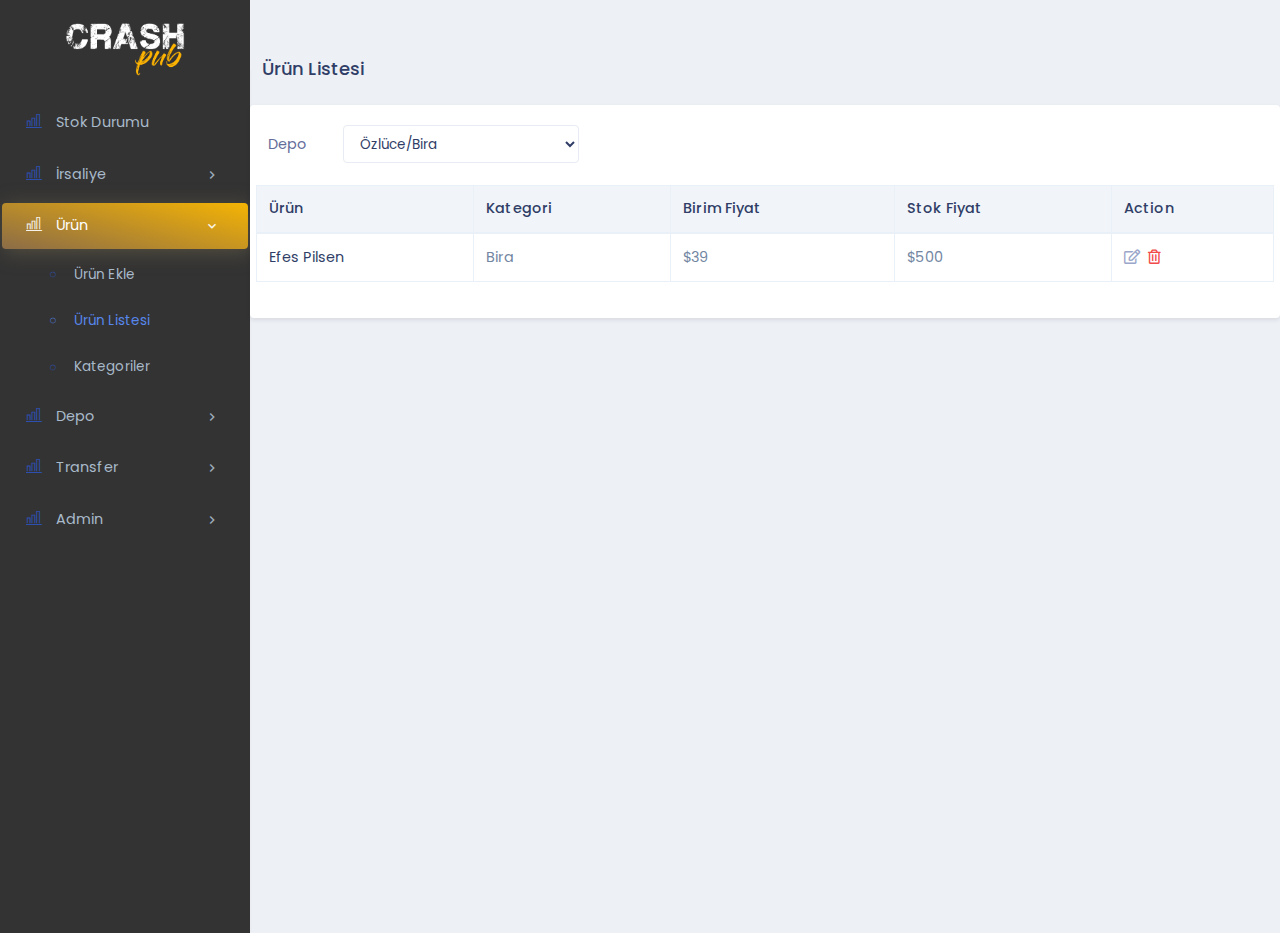
<file: public/dashboard/html/demos/product-list.html>
<!DOCTYPE html>
<html lang="en">

<head>
    <meta charset="utf-8" />
    <title>Crash Depo</title>
    <meta name="viewport" content="width=device-width, initial-scale=1, shrink-to-fit=no">
    <meta content="Premium Multipurpose Admin & demos Template" name="description" />
    <meta content="" name="author" />
    <meta http-equiv="X-UA-Compatible" content="IE=edge" />

    <!-- App favicon -->
    <link rel="shortcut icon" href="../assets/images/favicon.ico">

    <!-- App css -->
    <link href="../assets/css/bootstrap.min.css" rel="stylesheet" type="text/css" />
    <link href="../assets/css/jquery-ui.min.css" rel="stylesheet">
    <link href="../assets/css/icons.min.css" rel="stylesheet" type="text/css" />
    <link href="../assets/css/metisMenu.min.css" rel="stylesheet" type="text/css" />
    <link href="../assets/css/app.css" rel="stylesheet" type="text/css" />
    <link href="../assets/css/style.css" rel="stylesheet" type="text/css" />


</head>

<body class="dark-sidenav">

    <!-- Top Bar Start -->
    <div class="topbar">

        <!-- LOGO -->
        <div class="topbar-left">
            <a href="../demos/index.html" class="logo">
                <span>
                    <img src="../assets/images/logo-sm.png" alt="logo-small" class="logo-sm">
                </span>
            </a>
        </div>
        <!--end logo-->
        <!-- Navbar -->
        <nav class="navbar-custom">
            <ul class="list-unstyled topbar-nav float-right mb-0">
                <li class="dropdown notification-list">
                    <a class="nav-link dropdown-toggle arrow-none waves-light waves-effect" data-toggle="dropdown"
                        href="#" role="button" aria-haspopup="false" aria-expanded="false">
                        <i class="ti-bell noti-icon"></i>
                        <span class="badge badge-danger badge-pill noti-icon-badge">2</span>
                    </a>
                    <div class="dropdown-menu dropdown-menu-right dropdown-lg pt-0">

                        <h6
                            class="dropdown-item-text font-15 m-0 py-3 bg-primary text-white d-flex justify-content-between align-items-center">
                            Notifications <span class="badge badge-light badge-pill">2</span>
                        </h6>
                        <div class="slimscroll notification-list">
                            <!-- item-->
                            <a href="#" class="dropdown-item py-3">
                                <small class="float-right text-muted pl-2">2 min ago</small>
                                <div class="media">
                                    <div class="avatar-md bg-primary">
                                        <i class="la la-cart-arrow-down text-white"></i>
                                    </div>
                                    <div class="media-body align-self-center ml-2 text-truncate">
                                        <h6 class="my-0 font-weight-normal text-dark">Your order is placed</h6>
                                        <small class="text-muted mb-0">Dummy text of the printing and industry.</small>
                                    </div><!--end media-body-->
                                </div><!--end media-->
                            </a><!--end-item-->
                            <!-- item-->
                            <a href="#" class="dropdown-item py-3">
                                <small class="float-right text-muted pl-2">10 min ago</small>
                                <div class="media">
                                    <div class="avatar-md bg-success">
                                        <i class="la la-group text-white"></i>
                                    </div>
                                    <div class="media-body align-self-center ml-2 text-truncate">
                                        <h6 class="my-0 font-weight-normal text-dark">Meeting with designers</h6>
                                        <small class="text-muted mb-0">It is a long established fact that a
                                            reader.</small>
                                    </div><!--end media-body-->
                                </div><!--end media-->
                            </a><!--end-item-->
                            <!-- item-->
                            <a href="#" class="dropdown-item py-3">
                                <small class="float-right text-muted pl-2">40 min ago</small>
                                <div class="media">
                                    <div class="avatar-md bg-pink">
                                        <i class="la la-list-alt text-white"></i>
                                    </div>
                                    <div class="media-body align-self-center ml-2 text-truncate">
                                        <h6 class="my-0 font-weight-normal text-dark">UX 3 Task complete.</h6>
                                        <small class="text-muted mb-0">Dummy text of the printing.</small>
                                    </div><!--end media-body-->
                                </div><!--end media-->
                            </a><!--end-item-->
                            <!-- item-->
                            <a href="#" class="dropdown-item py-3">
                                <small class="float-right text-muted pl-2">1 hr ago</small>
                                <div class="media">
                                    <div class="avatar-md bg-warning">
                                        <i class="la la-truck text-white"></i>
                                    </div>
                                    <div class="media-body align-self-center ml-2 text-truncate">
                                        <h6 class="my-0 font-weight-normal text-dark">Your order is placed</h6>
                                        <small class="text-muted mb-0">It is a long established fact that a
                                            reader.</small>
                                    </div><!--end media-body-->
                                </div><!--end media-->
                            </a><!--end-item-->
                            <!-- item-->
                            <a href="#" class="dropdown-item py-3">
                                <small class="float-right text-muted pl-2">2 hrs ago</small>
                                <div class="media">
                                    <div class="avatar-md bg-info">
                                        <i class="la la-check-circle text-white"></i>
                                    </div>
                                    <div class="media-body align-self-center ml-2 text-truncate">
                                        <h6 class="my-0 font-weight-normal text-dark">Payment Successfull</h6>
                                        <small class="text-muted mb-0">Dummy text of the printing.</small>
                                    </div><!--end media-body-->
                                </div><!--end media-->
                            </a><!--end-item-->
                        </div>
                        <!-- All-->
                        <a href="javascript:void(0);" class="dropdown-item text-center text-primary">
                            View all <i class="fi-arrow-right"></i>
                        </a>
                    </div>
                </li>

                <li class="dropdown">
                    <a class="nav-link dropdown-toggle waves-effect waves-light nav-user" data-toggle="dropdown"
                        href="#" role="button" aria-haspopup="false" aria-expanded="false">
                        <img src="../assets/images/users/user-1.png" alt="profile-user" class="rounded-circle" />
                        <span class="ml-1 nav-user-name hidden-sm">Amelia <i class="mdi mdi-chevron-down"></i> </span>
                    </a>
                    <div class="dropdown-menu dropdown-menu-right">
                        <a class="dropdown-item" href="#"><i class="ti-user text-muted mr-2"></i> Profil</a>
                        <a class="dropdown-item" href="#"><i class="ti-settings text-muted mr-2"></i> Ayarlar</a>
                        <div class="dropdown-divider mb-0"></div>
                        <a class="dropdown-item" href="#"><i class="ti-power-off text-muted mr-2"></i> Çıkış</a>
                    </div>
                </li>
            </ul><!--end topbar-nav-->

            <ul class="list-unstyled topbar-nav mb-0">
                <li>
                    <button class="nav-link button-menu-mobile waves-effect waves-light">
                        <i class="ti-menu nav-icon"></i>
                    </button>
                </li>
            </ul>
        </nav>
        <!-- end navbar-->
    </div>
    <!-- Top Bar End -->


    <!-- Left Sidenav -->
    <div class="left-sidenav">
        <ul class="metismenu left-sidenav-menu">
            <li>
                <a class="nav-link" href="../demos/index.html"><i class="ti-bar-chart"></i><span>Stok Durumu</span><span
                        class="menu-arrow"><i class=""></i></span></a>
                <ul class="nav-second-level" aria-expanded="false">
                </ul>
            </li>

            <li>
                <a href="javascript: void(0);"><i class="ti-bar-chart"></i><span>İrsaliye</span><span
                        class="menu-arrow"><i class="mdi mdi-chevron-right"></i></span></a>
                <ul class="nav-second-level" aria-expanded="false">
                    <li class="nav-item"><a class="nav-link" href="../demos/warehouse-in.html"><i
                                class="ti-control-record"></i>Ürün Giriş</a></li>
                    <li class="nav-item"><a class="nav-link" href="../demos/warehouse-out.html"><i
                                class="ti-control-record"></i>Ürün Çıkış</a></li>
                    <li class="nav-item"><a class="nav-link" href="../demos/movements.html"><i
                                class="ti-control-record"></i>Hareketler</a></li>
                </ul>
            </li>

            <li>
                <a href="javascript: void(0);"><i class="ti-bar-chart"></i><span>Ürün</span><span class="menu-arrow"><i
                            class="mdi mdi-chevron-right"></i></span></a>
                <ul class="nav-second-level" aria-expanded="false">
                    <li class="nav-item"><a class="nav-link" href="../demos/add-product.html"><i
                                class="ti-control-record"></i>Ürün Ekle</a></li>
                    <li class="nav-item"><a class="nav-link" href="../demos/product-list.html"><i
                                class="ti-control-record"></i>Ürün Listesi</a></li>
                    <li class="nav-item"><a class="nav-link" href="../demos/categories.html"><i
                                class="ti-control-record"></i>Kategoriler</a></li>
                </ul>
            </li>


            <li>
                <a href="javascript: void(0);"><i class="ti-bar-chart"></i><span>Depo</span><span class="menu-arrow"><i
                            class="mdi mdi-chevron-right"></i></span></a>
                <ul class="nav-second-level" aria-expanded="false">
                    <li class="nav-item"><a class="nav-link" href="../demos/add-warehouse.html"><i
                                class="ti-control-record"></i>Depo Ekle</a></li>
                    <li class="nav-item"><a class="nav-link" href="../demos/warehouse-list.html"><i
                                class="ti-control-record"></i>Depo Listesi</a></li>
                </ul>
            </li>

            <li>
                <a href="javascript: void(0);"><i class="ti-bar-chart"></i><span>Transfer</span><span
                        class="menu-arrow"><i class="mdi mdi-chevron-right"></i></span></a>
                <ul class="nav-second-level" aria-expanded="false">
                    <li class="nav-item"><a class="nav-link" href="../demos/add-warehouse.html"><i
                                class="ti-control-record"></i>Depo Ekle</a></li>
                    <li class="nav-item"><a class="nav-link" href="../demos/warehouse-list.html"><i
                                class="ti-control-record"></i>Depo Listesi</a></li>
                </ul>
            </li>

            <li>
                <a href="javascript: void(0);"><i class="ti-bar-chart"></i><span>Admin</span><span class="menu-arrow"><i
                            class="mdi mdi-chevron-right"></i></span></a>
                <ul class="nav-second-level" aria-expanded="false">
                    <li class="nav-item"><a class="nav-link" href="../demos/add-user.html"><i
                                class="ti-control-record"></i>Kullanıcı Ekle</a></li>
                    <li class="nav-item"><a class="nav-link" href="../demos/user-list.html"><i
                                class="ti-control-record"></i>Kullanıcı Listesi</a></li>
                </ul>
            </li>

        </ul>
    </div>
    <!-- end left-sidenav-->

    <div class="page-wrapper">
        <!-- Page Content-->
        <div class="page-content">

            <div class="container-fluid">
                <!-- Page-Title -->
                <div class="row">
                    <div class="col-sm-12">
                        <div class="page-title-box">
                            <h4 class="page-title">Ürün Listesi</h4>
                        </div><!--end page-title-box-->
                    </div><!--end col-->
                </div>
                <!-- end page title end breadcrumb -->
                <div class="row">
                    <div class="col-lg-12">
                        <div class="card">
                            <div class="card-body order-list">

                                <div class="form-group row">
                                    <label class="col-sm-1 col-form-label">Depo</label>
                                    <div class="col-sm-3">
                                        <select class="form-control">
                                            <option>Özlüce/Bira</option>
                                            <option>Özlüce/Ağır Alkol</option>
                                            <option>Özlüce/Envanter</option>
                                        </select>
                                    </div>

                                </div>
                                <div class="table-responsive">
                                    <table id="datatable" class="table table-bordered dt-responsive table-hover nowrap"
                                        style="border-collapse: collapse; border-spacing: 0; width: 100%;">
                                        <thead>
                                            <tr>
                                                <th>Ürün</th>
                                                <th>Kategori</th>
                                                <th>Birim Fiyat</th>
                                                <th>Stok Fiyat</th>
                                                <th>Action</th>
                                            </tr>
                                        </thead>


                                        <tbody>
                                            <tr>
                                                <td>
                                                    <p class="d-inline-block align-middle mb-0">
                                                        <a href="" class="d-inline-block align-middle mb-0 product-name">Efes Pilsen</a>
                                                    </p>
                                                </td>
                                                <td>Bira</td>
                                                <td>$39</td>
                                                <td>$500</td>

                                                <td>
                                                    <a href=""><i class="far fa-edit text-info mr-1"></i></a>
                                                    <a href=""><i class="far fa-trash-alt text-danger"></i></a>
                                                </td>
                                            </tr>

                                        </tbody>
                                    </table>
                                </div>
                            </div>
                        </div>
                    </div> <!-- end col -->
                </div> <!-- end row -->

            </div><!-- container -->

        </div>
        <!-- end page content -->
    </div>

    <!-- end page content -->
    </div>
    <!-- end page-wrapper -->




    <!-- jQuery  -->
    <script src="../assets/js/jquery.min.js"></script>
    <script src="../assets/js/bootstrap.bundle.min.js"></script>
    <script src="../assets/js/metismenu.min.js"></script>
    <script src="../assets/js/waves.js"></script>
    <script src="../assets/js/feather.min.js"></script>
    <script src="../assets/js/jquery.slimscroll.min.js"></script>
    <script src="../assets/js/jquery-ui.min.js"></script>

    <script src="../../plugins/apexcharts/apexcharts.min.js"></script>
    <script src="../assets/pages/jquery.helpdesk-dashboard.init.js"></script>

    <!-- App js -->
    <script src="../assets/js/app.js"></script>

</body>

</html>
</file>
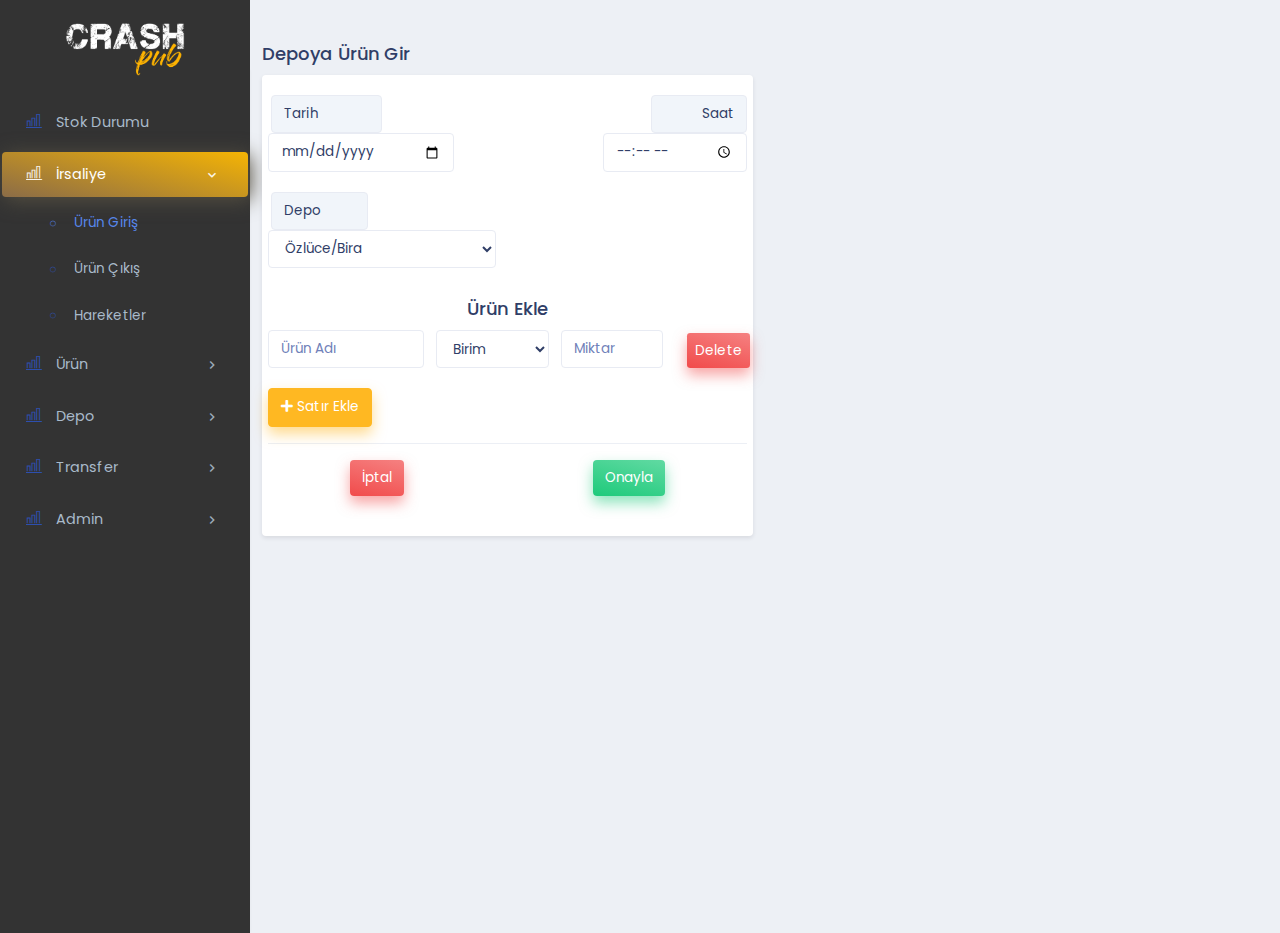
<file: public/dashboard/html/demos/warehouse-in.html>
<!DOCTYPE html>
<html lang="en">

<head>
    <meta charset="utf-8" />
    <title>Crash Depo</title>
    <meta name="viewport" content="width=device-width, initial-scale=1, shrink-to-fit=no">
    <meta content="Premium Multipurpose Admin & demos Template" name="description" />
    <meta content="" name="author" />
    <meta http-equiv="X-UA-Compatible" content="IE=edge" />

    <!-- App favicon -->
    <link rel="shortcut icon" href="../assets/images/favicon.ico">

    <!-- App css -->
    <link href="../assets/css/bootstrap.min.css" rel="stylesheet" type="text/css" />
    <link href="../assets/css/jquery-ui.min.css" rel="stylesheet">
    <link href="../assets/css/icons.min.css" rel="stylesheet" type="text/css" />
    <link href="../assets/css/metisMenu.min.css" rel="stylesheet" type="text/css" />
    <link href="../assets/css/app.css" rel="stylesheet" type="text/css" />
    <link href="../assets/css/style.css" rel="stylesheet" type="text/css" />


</head>

<body class="dark-sidenav">

    <!-- Top Bar Start -->
    <div class="topbar">

        <!-- LOGO -->
        <div class="topbar-left">
            <a href="../demos/index.html" class="logo">
                <span>
                    <img src="../assets/images/logo-sm.png" alt="logo-small" class="logo-sm">
                </span>
            </a>
        </div>
        <!--end logo-->
        <!-- Navbar -->
        <nav class="navbar-custom">
            <ul class="list-unstyled topbar-nav float-right mb-0">
                <li class="dropdown notification-list">
                    <a class="nav-link dropdown-toggle arrow-none waves-light waves-effect" data-toggle="dropdown"
                        href="#" role="button" aria-haspopup="false" aria-expanded="false">
                        <i class="ti-bell noti-icon"></i>
                        <span class="badge badge-danger badge-pill noti-icon-badge">2</span>
                    </a>
                    <div class="dropdown-menu dropdown-menu-right dropdown-lg pt-0">

                        <h6
                            class="dropdown-item-text font-15 m-0 py-3 bg-primary text-white d-flex justify-content-between align-items-center">
                            Notifications <span class="badge badge-light badge-pill">2</span>
                        </h6>
                        <div class="slimscroll notification-list">
                            <!-- item-->
                            <a href="#" class="dropdown-item py-3">
                                <small class="float-right text-muted pl-2">2 min ago</small>
                                <div class="media">
                                    <div class="avatar-md bg-primary">
                                        <i class="la la-cart-arrow-down text-white"></i>
                                    </div>
                                    <div class="media-body align-self-center ml-2 text-truncate">
                                        <h6 class="my-0 font-weight-normal text-dark">Your order is placed</h6>
                                        <small class="text-muted mb-0">Dummy text of the printing and industry.</small>
                                    </div><!--end media-body-->
                                </div><!--end media-->
                            </a><!--end-item-->
                            <!-- item-->
                            <a href="#" class="dropdown-item py-3">
                                <small class="float-right text-muted pl-2">10 min ago</small>
                                <div class="media">
                                    <div class="avatar-md bg-success">
                                        <i class="la la-group text-white"></i>
                                    </div>
                                    <div class="media-body align-self-center ml-2 text-truncate">
                                        <h6 class="my-0 font-weight-normal text-dark">Meeting with designers</h6>
                                        <small class="text-muted mb-0">It is a long established fact that a
                                            reader.</small>
                                    </div><!--end media-body-->
                                </div><!--end media-->
                            </a><!--end-item-->
                            <!-- item-->
                            <a href="#" class="dropdown-item py-3">
                                <small class="float-right text-muted pl-2">40 min ago</small>
                                <div class="media">
                                    <div class="avatar-md bg-pink">
                                        <i class="la la-list-alt text-white"></i>
                                    </div>
                                    <div class="media-body align-self-center ml-2 text-truncate">
                                        <h6 class="my-0 font-weight-normal text-dark">UX 3 Task complete.</h6>
                                        <small class="text-muted mb-0">Dummy text of the printing.</small>
                                    </div><!--end media-body-->
                                </div><!--end media-->
                            </a><!--end-item-->
                            <!-- item-->
                            <a href="#" class="dropdown-item py-3">
                                <small class="float-right text-muted pl-2">1 hr ago</small>
                                <div class="media">
                                    <div class="avatar-md bg-warning">
                                        <i class="la la-truck text-white"></i>
                                    </div>
                                    <div class="media-body align-self-center ml-2 text-truncate">
                                        <h6 class="my-0 font-weight-normal text-dark">Your order is placed</h6>
                                        <small class="text-muted mb-0">It is a long established fact that a
                                            reader.</small>
                                    </div><!--end media-body-->
                                </div><!--end media-->
                            </a><!--end-item-->
                            <!-- item-->
                            <a href="#" class="dropdown-item py-3">
                                <small class="float-right text-muted pl-2">2 hrs ago</small>
                                <div class="media">
                                    <div class="avatar-md bg-info">
                                        <i class="la la-check-circle text-white"></i>
                                    </div>
                                    <div class="media-body align-self-center ml-2 text-truncate">
                                        <h6 class="my-0 font-weight-normal text-dark">Payment Successfull</h6>
                                        <small class="text-muted mb-0">Dummy text of the printing.</small>
                                    </div><!--end media-body-->
                                </div><!--end media-->
                            </a><!--end-item-->
                        </div>
                        <!-- All-->
                        <a href="javascript:void(0);" class="dropdown-item text-center text-primary">
                            View all <i class="fi-arrow-right"></i>
                        </a>
                    </div>
                </li>

                <li class="dropdown">
                    <a class="nav-link dropdown-toggle waves-effect waves-light nav-user" data-toggle="dropdown"
                        href="#" role="button" aria-haspopup="false" aria-expanded="false">
                        <img src="../assets/images/users/user-1.png" alt="profile-user" class="rounded-circle" />
                        <span class="ml-1 nav-user-name hidden-sm">Amelia <i class="mdi mdi-chevron-down"></i> </span>
                    </a>
                    <div class="dropdown-menu dropdown-menu-right">
                        <a class="dropdown-item" href="#"><i class="ti-user text-muted mr-2"></i> Profil</a>
                        <a class="dropdown-item" href="#"><i class="ti-settings text-muted mr-2"></i> Ayarlar</a>
                        <div class="dropdown-divider mb-0"></div>
                        <a class="dropdown-item" href="#"><i class="ti-power-off text-muted mr-2"></i> Çıkış</a>
                    </div>
                </li>
            </ul><!--end topbar-nav-->

            <ul class="list-unstyled topbar-nav mb-0">
                <li>
                    <button class="nav-link button-menu-mobile waves-effect waves-light">
                        <i class="ti-menu nav-icon"></i>
                    </button>
                </li>
            </ul>
        </nav>
        <!-- end navbar-->
    </div>
    <!-- Top Bar End -->


    <!-- Left Sidenav -->
    <div class="left-sidenav">
        <ul class="metismenu left-sidenav-menu">
            <li>
                <a class="nav-link" href="../demos/index.html"><i class="ti-bar-chart"></i><span>Stok Durumu</span><span
                        class="menu-arrow"><i class=""></i></span></a>
                <ul class="nav-second-level" aria-expanded="false">
                </ul>
            </li>

            <li>
                <a href="javascript: void(0);"><i class="ti-bar-chart"></i><span>İrsaliye</span><span
                        class="menu-arrow"><i class="mdi mdi-chevron-right"></i></span></a>
                <ul class="nav-second-level" aria-expanded="false">
                    <li class="nav-item"><a class="nav-link" href="../demos/warehouse-in.html"><i
                                class="ti-control-record"></i>Ürün Giriş</a></li>
                    <li class="nav-item"><a class="nav-link" href="../demos/warehouse-out.html"><i
                                class="ti-control-record"></i>Ürün Çıkış</a></li>
                    <li class="nav-item"><a class="nav-link" href="../demos/movements.html"><i
                                class="ti-control-record"></i>Hareketler</a></li>
                </ul>
            </li>

            <li>
                <a href="javascript: void(0);"><i class="ti-bar-chart"></i><span>Ürün</span><span class="menu-arrow"><i
                            class="mdi mdi-chevron-right"></i></span></a>
                <ul class="nav-second-level" aria-expanded="false">
                    <li class="nav-item"><a class="nav-link" href="../demos/add-product.html"><i
                                class="ti-control-record"></i>Ürün Ekle</a></li>
                    <li class="nav-item"><a class="nav-link" href="../demos/product-list.html"><i
                                class="ti-control-record"></i>Ürün Listesi</a></li>
                    <li class="nav-item"><a class="nav-link" href="../demos/categories.html"><i
                                class="ti-control-record"></i>Kategoriler</a></li>
                </ul>
            </li>


            <li>
                <a href="javascript: void(0);"><i class="ti-bar-chart"></i><span>Depo</span><span class="menu-arrow"><i
                            class="mdi mdi-chevron-right"></i></span></a>
                <ul class="nav-second-level" aria-expanded="false">
                    <li class="nav-item"><a class="nav-link" href="../demos/add-warehouse.html"><i
                                class="ti-control-record"></i>Depo Ekle</a></li>
                    <li class="nav-item"><a class="nav-link" href="../demos/warehouse-list.html"><i
                                class="ti-control-record"></i>Depo Listesi</a></li>
                </ul>
            </li>

            <li>
                <a href="javascript: void(0);"><i class="ti-bar-chart"></i><span>Transfer</span><span
                        class="menu-arrow"><i class="mdi mdi-chevron-right"></i></span></a>
                <ul class="nav-second-level" aria-expanded="false">
                    <li class="nav-item"><a class="nav-link" href="../demos/add-warehouse.html"><i
                                class="ti-control-record"></i>Depo Ekle</a></li>
                    <li class="nav-item"><a class="nav-link" href="../demos/warehouse-list.html"><i
                                class="ti-control-record"></i>Depo Listesi</a></li>
                </ul>
            </li>

            <li>
                <a href="javascript: void(0);"><i class="ti-bar-chart"></i><span>Admin</span><span class="menu-arrow"><i
                            class="mdi mdi-chevron-right"></i></span></a>
                <ul class="nav-second-level" aria-expanded="false">
                    <li class="nav-item"><a class="nav-link" href="../demos/add-user.html"><i
                                class="ti-control-record"></i>Kullanıcı Ekle</a></li>
                    <li class="nav-item"><a class="nav-link" href="../demos/user-list.html"><i
                                class="ti-control-record"></i>Kullanıcı Listesi</a></li>
                </ul>
            </li>

        </ul>
    </div>
    <!-- end left-sidenav-->



    <div class="page-wrapper">
        <!-- Page Content-->
        <div class="page-content">
            <div class="container-fluid">
                <div class="row">
                    <div class="col-sm-12">
                        <h4 class="page-title">Depoya Ürün Gir</h4>
                    </div>
                </div>
                <div class="row">
                    <div class="col-lg-6">
                        <div class="card">
                            <div class="card-body">
                                <form>
                                    <div class="form-group row justify-content-between">
                                        <div class="col-5">
                                            <label class="control-label input-group-text mr-5 " for="waybill-date-input"
                                                style="margin-right: 4.5rem !important;">Tarih</label>
                                            <input class="form-control" type="date" value="" id="waybill-date-input">
                                        </div>
                                        <div class="col-4">
                                            <label class="control-label input-group-text" for="waybill-time-input"
                                                style="margin-left: 3rem !important; justify-content: right;">Saat</label>
                                            <input class="form-control" type="time" value="" id="waybill-time-input">
                                        </div>
                                    </div>

                                    <div class="form-group row">
                                        <div class="col-md-6">
                                            <label class="control-label input-group-text" for="warehouse-out-select"
                                                style="margin-right: 8rem !important;">Depo</label>
                                            <select name="" id="warehouse-out-select" class="form-control">
                                                <option value="">Özlüce/Bira</option>
                                                <option value="">Özlüce/Ağır Alkol</option>
                                                <option value="">Özlüce/Envanter</option>
                                            </select>
                                        </div>
                                    </div>
                                    <div class="row text-center">
                                        <div class="col-lg-12">
                                            <h4 class="page-title">Ürün Ekle</h4>
                                        </div>
                                    </div>
                                    <!--Repeater-->
                                    <fieldset>
                                        <div class="repeater-custom-show-hide">
                                            <div data-repeater-list="products">
                                                <div data-repeater-item="">
                                                    <div class="form-group row  d-flex align-items-end">

                                                        <div class="col-sm-4" style="padding-right: 0 !important;">
                                                            <input type="text" class="form-control"
                                                                placeholder="Ürün Adı">
                                                        </div><!--end col-->

                                                        <div class="col-sm-3" style="padding-right: 0 !important;">
                                                            <select class="form-control">
                                                                <option value="" disabled selected>Birim</option>
                                                                <option value="">Şişe</option>
                                                                <option value="">Kasa</option>
                                                            </select>
                                                        </div>


                                                        <div class="col-sm-3">
                                                            <input type="text" class="form-control"
                                                                placeholder="Miktar">
                                                        </div>

                                                        <div class="col-sm-1">
                                                            <span data-repeater-delete=""
                                                                class="btn btn-gradient-danger btn-sm"
                                                                style="font-size: 0.85rem;">
                                                                Delete
                                                            </span>
                                                        </div><!--end col-->
                                                    </div><!--end row-->
                                                </div><!--end /div-->

                                                <!--end /div-->
                                            </div><!--end repet-list-->

                                            <div class="form-group row mb-0">
                                                <div class="col-sm-12">
                                                    <span data-repeater-create="" class="btn btn-warning btn-md">
                                                        <span class="fa fa-plus"></span> Satır Ekle
                                                    </span>
                                                    <!--end col-->
                                                </div><!--end row-->
                                            </div> <!--end repeter-->
                                    </fieldset><!--end Repeater-->
                                    <hr>
                                    <!--save container-->
                                    <div class="form-group row justify-content-around">
                                        <input type="submit" value="İptal" class="btn btn-gradient-danger">
                                        <input type="submit" value="Onayla" class="btn btn-gradient-success">
                                    </div>
                            </div><!--end save container-->
                        </div>
                        </form><!--end form-->
                    </div><!--end card-body-->
                </div><!--end card-->
            </div><!--end col-->
        </div>


    </div>
    <!-- end page content -->
    </div>
    <!-- end page-wrapper -->




    <!-- jQuery  -->
    <script src="../assets/js/jquery.min.js"></script>
    <script src="../assets/js/bootstrap.bundle.min.js"></script>
    <script src="../assets/js/metismenu.min.js"></script>
    <script src="../assets/js/waves.js"></script>
    <script src="../assets/js/feather.min.js"></script>
    <script src="../assets/js/jquery.slimscroll.min.js"></script>
    <script src="../assets/js/jquery-ui.min.js"></script>

    <script src="../../plugins/apexcharts/apexcharts.min.js"></script>
    <script src="../assets/pages/jquery.helpdesk-dashboard.init.js"></script>
    <script src="../../plugins/repeater/jquery.repeater.js"></script>
    <script src="../assets/pages/jquery.form-repeater.js"></script>

    <!-- App js -->
    <script src="../assets/js/app.js"></script>

</body>

</html>
</file>
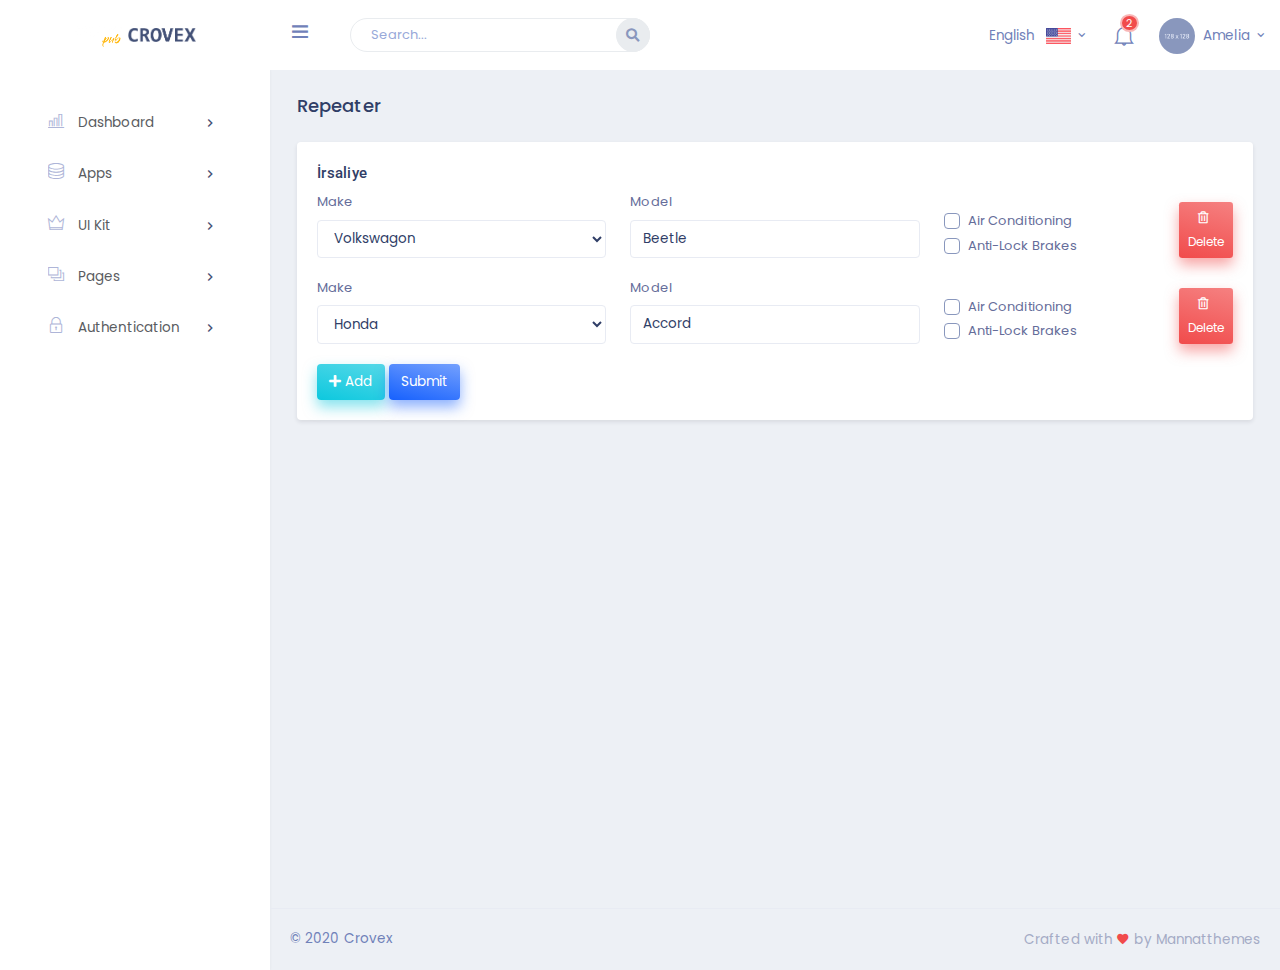
<file: public/dashboard/html/demos/warehouse-out.html>
<!DOCTYPE html>
<html lang="en">

    <head>
        <meta charset="utf-8" />
        <title>Crovex - Admin & Dashboard Template</title>
        <meta name="viewport" content="width=device-width, initial-scale=1, shrink-to-fit=no">
        <meta content="Premium Multipurpose Admin & Dashboard Template" name="description" />
        <meta content="" name="author" />
        <meta http-equiv="X-UA-Compatible" content="IE=edge" />

        <!-- App favicon -->
        <link rel="shortcut icon" href="../assets/images/favicon.ico">

        <!-- App css -->
        <link href="../assets/css/bootstrap.css" rel="stylesheet" type="text/css" />
        <link href="../assets/css/jquery-ui.min.css" rel="stylesheet">
        <link href="../assets/css/icons.min.css" rel="stylesheet" type="text/css" />
        <link href="../assets/css/metisMenu.min.css" rel="stylesheet" type="text/css" />
        <link href="../assets/css/app.min.css" rel="stylesheet" type="text/css" />

    </head>

    <body>
        
         <!-- Top Bar Start -->
         <div class="topbar">

            <!-- LOGO -->
            <div class="topbar-left">
                <a href="../dashboard/crm-index.html" class="logo">
                    <span>
                        <img src="../assets/images/logo-sm.png" alt="logo-small" class="logo-sm">
                    </span>
                    <span>
                        <img src="../assets/images/logo.png" alt="logo-large" class="logo-lg logo-light">
                        <img src="../assets/images/logo-dark.png" alt="logo-large" class="logo-lg">
                    </span>
                </a>
            </div>
            <!--end logo-->
            <!-- Navbar -->
            <nav class="navbar-custom">    
                <ul class="list-unstyled topbar-nav float-right mb-0"> 
                    <li class="hidden-sm">
                        <a class="nav-link dropdown-toggle waves-effect waves-light" data-toggle="dropdown" href="javascript: void(0);" role="button"
                            aria-haspopup="false" aria-expanded="false">
                            English <img src="../assets/images/flags/us_flag.jpg" class="ml-2" height="16" alt=""/> <i class="mdi mdi-chevron-down"></i> 
                        </a>
                        <div class="dropdown-menu dropdown-menu-right">
                            <a class="dropdown-item" href="javascript: void(0);"><span> German </span><img src="../assets/images/flags/germany_flag.jpg" alt="" class="ml-2 float-right" height="14"/></a>
                            <a class="dropdown-item" href="javascript: void(0);"><span> Italian </span><img src="../assets/images/flags/italy_flag.jpg" alt="" class="ml-2 float-right" height="14"/></a>
                            <a class="dropdown-item" href="javascript: void(0);"><span> French </span><img src="../assets/images/flags/french_flag.jpg" alt="" class="ml-2 float-right" height="14"/></a>
                            <a class="dropdown-item" href="javascript: void(0);"><span> Spanish </span><img src="../assets/images/flags/spain_flag.jpg" alt="" class="ml-2 float-right" height="14"/></a>
                            <a class="dropdown-item" href="javascript: void(0);"><span> Russian </span><img src="../assets/images/flags/russia_flag.jpg" alt="" class="ml-2 float-right" height="14"/></a>
                        </div>
                    </li>

                    <li class="dropdown notification-list">
                        <a class="nav-link dropdown-toggle arrow-none waves-light waves-effect" data-toggle="dropdown" href="#" role="button"
                            aria-haspopup="false" aria-expanded="false">
                            <i class="ti-bell noti-icon"></i>
                            <span class="badge badge-danger badge-pill noti-icon-badge">2</span>
                        </a>
                        <div class="dropdown-menu dropdown-menu-right dropdown-lg pt-0">
                           
                            <h6 class="dropdown-item-text font-15 m-0 py-3 bg-primary text-white d-flex justify-content-between align-items-center">
                                Notifications <span class="badge badge-light badge-pill">2</span>
                            </h6> 
                            <div class="slimscroll notification-list">
                                <!-- item-->
                                <a href="#" class="dropdown-item py-3">
                                    <small class="float-right text-muted pl-2">2 min ago</small>
                                    <div class="media">
                                        <div class="avatar-md bg-primary">
                                           <i class="la la-cart-arrow-down text-white"></i>
                                        </div>
                                        <div class="media-body align-self-center ml-2 text-truncate">
                                            <h6 class="my-0 font-weight-normal text-dark">Your order is placed</h6>
                                            <small class="text-muted mb-0">Dummy text of the printing and industry.</small>
                                        </div><!--end media-body-->
                                    </div><!--end media-->
                                </a><!--end-item-->
                                <!-- item-->
                                <a href="#" class="dropdown-item py-3">
                                    <small class="float-right text-muted pl-2">10 min ago</small>
                                    <div class="media">
                                        <div class="avatar-md bg-success">
                                            <i class="la la-group text-white"></i>
                                        </div>
                                        <div class="media-body align-self-center ml-2 text-truncate">
                                            <h6 class="my-0 font-weight-normal text-dark">Meeting with designers</h6>
                                            <small class="text-muted mb-0">It is a long established fact that a reader.</small>
                                        </div><!--end media-body-->
                                    </div><!--end media-->
                                </a><!--end-item-->
                                <!-- item-->
                                <a href="#" class="dropdown-item py-3">
                                    <small class="float-right text-muted pl-2">40 min ago</small>
                                    <div class="media">
                                        <div class="avatar-md bg-pink">
                                            <i class="la la-list-alt text-white"></i>
                                        </div>
                                        <div class="media-body align-self-center ml-2 text-truncate">
                                            <h6 class="my-0 font-weight-normal text-dark">UX 3 Task complete.</h6>
                                            <small class="text-muted mb-0">Dummy text of the printing.</small>
                                        </div><!--end media-body-->
                                    </div><!--end media-->
                                </a><!--end-item-->
                                <!-- item-->
                                <a href="#" class="dropdown-item py-3">
                                    <small class="float-right text-muted pl-2">1 hr ago</small>
                                    <div class="media">
                                        <div class="avatar-md bg-warning">
                                            <i class="la la-truck text-white"></i>
                                        </div>
                                        <div class="media-body align-self-center ml-2 text-truncate">
                                            <h6 class="my-0 font-weight-normal text-dark">Your order is placed</h6>
                                            <small class="text-muted mb-0">It is a long established fact that a reader.</small>
                                        </div><!--end media-body-->
                                    </div><!--end media-->
                                </a><!--end-item-->
                                <!-- item-->
                                <a href="#" class="dropdown-item py-3">
                                    <small class="float-right text-muted pl-2">2 hrs ago</small>
                                    <div class="media">
                                        <div class="avatar-md bg-info">
                                            <i class="la la-check-circle text-white"></i>
                                        </div>
                                        <div class="media-body align-self-center ml-2 text-truncate">
                                            <h6 class="my-0 font-weight-normal text-dark">Payment Successfull</h6>
                                            <small class="text-muted mb-0">Dummy text of the printing.</small>
                                        </div><!--end media-body-->
                                    </div><!--end media-->
                                </a><!--end-item-->
                            </div>
                            <!-- All-->
                            <a href="javascript:void(0);" class="dropdown-item text-center text-primary">
                                View all <i class="fi-arrow-right"></i>
                            </a>
                        </div>
                    </li>

                    <li class="dropdown">
                        <a class="nav-link dropdown-toggle waves-effect waves-light nav-user" data-toggle="dropdown" href="#" role="button"
                            aria-haspopup="false" aria-expanded="false">
                            <img src="../assets/images/users/user-1.png" alt="profile-user" class="rounded-circle" /> 
                            <span class="ml-1 nav-user-name hidden-sm">Amelia <i class="mdi mdi-chevron-down"></i> </span>
                        </a>
                        <div class="dropdown-menu dropdown-menu-right">
                            <a class="dropdown-item" href="#"><i class="ti-user text-muted mr-2"></i> Profile</a>
                            <a class="dropdown-item" href="#"><i class="ti-wallet text-muted mr-2"></i> My Wallet</a>
                            <a class="dropdown-item" href="#"><i class="ti-settings text-muted mr-2"></i> Settings</a>
                            <a class="dropdown-item" href="#"><i class="ti-lock text-muted mr-2"></i> Lock screen</a>
                            <div class="dropdown-divider mb-0"></div>
                            <a class="dropdown-item" href="#"><i class="ti-power-off text-muted mr-2"></i> Logout</a>
                        </div>
                    </li>
                </ul><!--end topbar-nav-->
    
                <ul class="list-unstyled topbar-nav mb-0">                        
                    <li>
                        <button class="nav-link button-menu-mobile waves-effect waves-light">
                            <i class="ti-menu nav-icon"></i>
                        </button>
                    </li>
                    <li class="hide-phone app-search">
                        <form role="search" class="">
                            <input type="text" id="AllCompo" placeholder="Search..." class="form-control">
                            <a href=""><i class="fas fa-search"></i></a>
                        </form>
                    </li>
                </ul>
            </nav>
            <!-- end navbar-->
        </div>
        <!-- Top Bar End -->

        
        <!-- Left Sidenav -->
        <div class="left-sidenav">
            <ul class="metismenu left-sidenav-menu">
                <li>
                    <a href="javascript: void(0);"><i class="ti-bar-chart"></i><span>Dashboard</span><span class="menu-arrow"><i class="mdi mdi-chevron-right"></i></span></a>
                    <ul class="nav-second-level" aria-expanded="false">
                        <li class="nav-item"><a class="nav-link" href="../dashboard/analytics-index.html"><i class="ti-control-record"></i>Analytics</a></li>
                        <li class="nav-item"><a class="nav-link" href="../dashboard/crm-index.html"><i class="ti-control-record"></i>CRM</a></li>
                        <li class="nav-item"><a class="nav-link" href="../dashboard/helpdesk-index.html"><i class="ti-control-record"></i>Helpdesk</a></li>
                        <li class="nav-item"><a class="nav-link" href="../dashboard/sales-index.html"><i class="ti-control-record"></i>Sales</a></li> 
                    </ul>
                </li>

                <li>
                    <a href="javascript: void(0);"><i class="ti-server"></i><span>Apps</span><span class="menu-arrow"><i class="mdi mdi-chevron-right"></i></span></a>
                    <ul class="nav-second-level" aria-expanded="false">
                        <li>
                            <a href="javascript: void(0);"><i class="ti-control-record"></i>Email <span class="menu-arrow left-has-menu"><i class="mdi mdi-chevron-right"></i></span></a>
                            <ul class="nav-second-level" aria-expanded="false">
                                <li><a href="../apps/email-inbox.html">Inbox</a></li>
                                <li><a href="../apps/email-read.html">Read Email</a></li>
                            </ul>
                        </li>  
                        <li class="nav-item"><a class="nav-link" href="../apps/chat.html"><i class="ti-control-record"></i>Chat</a></li>
                        <li class="nav-item"><a class="nav-link" href="../apps/contact-list.html"><i class="ti-control-record"></i>Contact List</a></li>
                        <li class="nav-item"><a class="nav-link" href="../apps/calendar.html"><i class="ti-control-record"></i>Calendar</a></li>
                        <li class="nav-item"><a class="nav-link" href="../apps/invoice.html"><i class="ti-control-record"></i>Invoice</a></li>
                        <li class="nav-item"><a class="nav-link" href="../apps/tasks.html"><i class="ti-control-record"></i>Tasks</a></li>
                        <li>
                            <a href="javascript: void(0);"><i class="ti-control-record"></i>Projects <span class="menu-arrow left-has-menu"><i class="mdi mdi-chevron-right"></i></span></a>
                            <ul class="nav-second-level" aria-expanded="false">
                                <li><a href="../apps/project-overview.html">Overview</a></li>                                    
                                <li><a href="../apps/project-projects.html">Projects</a></li>
                                <li><a href="../apps/project-board.html">Board</a></li>
                                <li><a href="../apps/project-teams.html">Teams</a></li>
                                <li><a href="../apps/project-files.html">Files</a></li>
                                <li><a href="../apps/new-project.html">New Project</a></li>
                            </ul>
                        </li>
                        <li>
                            <a href="javascript: void(0);"><i class="ti-control-record"></i>Ecommerce <span class="menu-arrow left-has-menu"><i class="mdi mdi-chevron-right"></i></span></a>
                            <ul class="nav-second-level" aria-expanded="false">
                                <li><a href="../apps/ecommerce-products.html">Products</a></li>                                    
                                <li><a href="../apps/ecommerce-product-list.html">Product List</a></li>
                                <li><a href="../apps/ecommerce-product-detail.html">Product Detail</a></li>
                                <li><a href="../apps/ecommerce-cart.html">Cart</a></li>
                                <li><a href="../apps/ecommerce-checkout.html">Checkout</a></li>                                    
                            </ul>
                        </li>
                    </ul>
                </li>                   

                <li>
                    <a href="javascript: void(0);"><i class="ti-crown"></i><span>UI Kit</span><span class="menu-arrow"><i class="mdi mdi-chevron-right"></i></span></a>
                    <ul class="nav-second-level" aria-expanded="false">
                        <li>
                            <a href="javascript: void(0);"><i class="ti-control-record"></i>Elements <span class="menu-arrow left-has-menu"><i class="mdi mdi-chevron-right"></i></span></a>
                            <ul class="nav-second-level" aria-expanded="false">
                                <li><a href="../others/ui-bootstrap.html">Bootstrap</a></li>
                                <li><a href="../others/ui-animation.html">Animation</a></li>
                                <li><a href="../others/ui-avatar.html">Avatar</a></li>
                                <li><a href="../others/ui-clipboard.html">Clip Board</a></li>
                                <li><a href="../others/ui-files.html">File Manager</a></li>
                                <li><a href="../others/ui-check-radio.html"><span>Check & Radio</span></a></li>
                            </ul>
                        </li>  
                        <li>
                            <a href="javascript: void(0);"><i class="ti-control-record"></i>Advanced UI <span class="menu-arrow left-has-menu"><i class="mdi mdi-chevron-right"></i></span></a>
                            <ul class="nav-second-level" aria-expanded="false">
                                <li><a href="../others/advanced-rangeslider.html">Range Slider</a></li>
                                <li><a href="../others/advanced-sweetalerts.html">Sweet Alerts</a></li>
                                <li><a href="../others/advanced-nestable.html">Nestable List</a></li>
                                <li><a href="../others/advanced-ratings.html">Ratings</a></li>
                                <li><a href="../others/advanced-highlight.html">Highlight</a></li>
                                <li><a href="../others/advanced-session.html">Session Timeout</a></li>
                                <li><a href="../others/advanced-idle-timer.html">Idle Timer</a></li>
                            </ul>
                        </li>  
                        <li>
                            <a href="javascript: void(0);"><i class="ti-control-record"></i>Forms <span class="menu-arrow left-has-menu"><i class="mdi mdi-chevron-right"></i></span></a>
                            <ul class="nav-second-level" aria-expanded="false">
                                <li><a href="../others/forms-elements.html">Basic Elements</a></li>
                                <li><a href="../others/forms-advanced.html">Advance Elements</a></li>
                                <li><a href="../others/forms-validation.html">Validation</a></li>
                                <li><a href="../others/forms-wizard.html">Wizard</a></li>
                                <li><a href="../others/forms-editors.html">Editors</a></li>
                                <li><a href="../others/forms-repeater.html">Repeater</a></li>
                                <li><a href="../others/forms-x-editable.html">X Editable</a></li>
                                <li><a href="../others/forms-uploads.html">File Upload</a></li>
                            </ul>
                        </li>  
                        <li>
                            <a href="javascript: void(0);"><i class="ti-control-record"></i>Charts <span class="menu-arrow left-has-menu"><i class="mdi mdi-chevron-right"></i></span></a>
                            <ul class="nav-second-level" aria-expanded="false">
                                <li><a href="../others/charts-apex.html">Apex</a></li>
                                <li><a href="../others/charts-morris.html">Morris</a></li>
                                <li><a href="../others/charts-flot.html">Flot</a></li>
                                <li><a href="../others/charts-chartjs.html">Chartjs</a></li>
                            </ul>
                        </li>  
                        <li>
                            <a href="javascript: void(0);"><i class="ti-control-record"></i>Tables <span class="menu-arrow left-has-menu"><i class="mdi mdi-chevron-right"></i></span></a>
                            <ul class="nav-second-level" aria-expanded="false">
                                <li><a href="../others/tables-basic.html">Basic</a></li>
                                <li><a href="../others/tables-datatable.html">Datatables</a></li>
                                <li><a href="../others/tables-responsive.html">Responsive</a></li>
                                <li><a href="../others/tables-editable.html">Editable</a></li>
                            </ul>
                        </li>  
                        <li>
                            <a href="javascript: void(0);"><i class="ti-control-record"></i>Icons <span class="menu-arrow left-has-menu"><i class="mdi mdi-chevron-right"></i></span></a>
                            <ul class="nav-second-level" aria-expanded="false">
                                <li><a href="../others/icons-materialdesign.html">Material Design</a></li>
                                <li><a href="../others/icons-dripicons.html">Dripicons</a></li>
                                <li><a href="../others/icons-fontawesome.html">Font awesome</a></li>
                                <li><a href="../others/icons-themify.html">Themify</a></li>
                                <li><a href="../others/icons-typicons.html">Typicons</a></li>
                            </ul>
                        </li>  
                        <li>
                            <a href="javascript: void(0);"><i class="ti-control-record"></i>Maps <span class="menu-arrow left-has-menu"><i class="mdi mdi-chevron-right"></i></span></a>
                            <ul class="nav-second-level" aria-expanded="false">
                                <li><a href="../others/maps-google.html">Google Maps</a></li>
                                <li><a href="../others/maps-vector.html">Vector Maps</a></li>  
                            </ul>
                        </li>  
                        <li>
                            <a href="javascript: void(0);"><i class="ti-control-record"></i>Email Template <span class="menu-arrow left-has-menu"><i class="mdi mdi-chevron-right"></i></span></a>
                            <ul class="nav-second-level" aria-expanded="false">
                                <li><a href="../others/email-templates-basic.html">Basic Action Email</a></li>
                                <li><a href="../others/email-templates-alert.html">Alert Email</a></li>
                                <li><a href="../others/email-templates-billing.html">Billing Email</a></li>
                            </ul>
                        </li>   
                    </ul>                        
                </li>

                <li>
                    <a href="javascript: void(0);"><i class="ti-layers-alt"></i><span>Pages</span><span class="menu-arrow"><i class="mdi mdi-chevron-right"></i></span></a>
                    <ul class="nav-second-level" aria-expanded="false">
                        <li class="nav-item"><a class="nav-link" href="../pages/pages-profile.html"><i class="ti-control-record"></i>Profile</a></li>
                        <li class="nav-item"><a class="nav-link" href="../pages/pages-timeline.html"><i class="ti-control-record"></i>Timeline</a></li>
                        <li class="nav-item"><a class="nav-link" href="../pages/pages-treeview.html"><i class="ti-control-record"></i>Treeview</a></li>
                        <li class="nav-item"><a class="nav-link" href="../pages/pages-starter.html"><i class="ti-control-record"></i>Starter Page</a></li>
                        <li class="nav-item"><a class="nav-link" href="../pages/pages-pricing.html"><i class="ti-control-record"></i>Pricing</a></li>
                        <li class="nav-item"><a class="nav-link" href="../pages/pages-gallery.html"><i class="ti-control-record"></i>Gallery</a></li>
                    </ul>
                </li>

                <li>
                    <a href="javascript: void(0);"><i class="ti-lock"></i><span>Authentication</span><span class="menu-arrow"><i class="mdi mdi-chevron-right"></i></span></a>
                    <ul class="nav-second-level" aria-expanded="false">
                        <li class="nav-item"><a class="nav-link" href="../authentication/auth-login.html"><i class="ti-control-record"></i>Log in</a></li>
                        <li class="nav-item"><a class="nav-link" href="../authentication/auth-register.html"><i class="ti-control-record"></i>Register</a></li>
                        <li class="nav-item"><a class="nav-link" href="../authentication/auth-recover-pw.html"><i class="ti-control-record"></i>Recover Password</a></li>
                        <li class="nav-item"><a class="nav-link" href="../authentication/auth-lock-screen.html"><i class="ti-control-record"></i>Lock Screen</a></li>
                        <li class="nav-item"><a class="nav-link" href="../authentication/auth-404.html"><i class="ti-control-record"></i>Error 404</a></li>
                        <li class="nav-item"><a class="nav-link" href="../authentication/auth-500.html"><i class="ti-control-record"></i>Error 500</a></li>
                    </ul>
                </li>
            </ul>
        </div>
        <!-- end left-sidenav-->

        <div class="page-wrapper">
            <!-- Page Content-->
            <div class="page-content">

                <div class="container-fluid">
                    <!-- Page-Title -->
                    <div class="row">
                        <div class="col-sm-12">
                            <div class="page-title-box">
                                <h4 class="page-title">Repeater</h4>
                            </div><!--end page-title-box-->
                        </div><!--end col-->
                    </div>
                    <!-- end page title end breadcrumb -->
                    <div class="row">


                        <div class="col-12">
                            <div class="card">
                                <div class="card-body">
                                    <h4 class="mt-0 header-title">İrsaliye</h4>

                                    <form method="POST" class="form-horizontal well">
                                        <fieldset>
                                            <div class="repeater-custom-show-hide">
                                                <div data-repeater-list="car">
                                                    <div data-repeater-item="">
                                                        <div class="form-group row  d-flex align-items-end">
                                                            
                                                            <div class="col-sm-4">
                                                                <label class="control-label">Make</label>
                                                                <select name="car[0][make]" class="form-control">
                                                                    <option value="volkswagon" selected="">Volkswagon</option>
                                                                    <option value="honda">Honda</option>
                                                                    <option value="ford">Ford</option>
                                                                </select>
                                                            </div><!--end col-->                                                   
                                                            
                                                            <div class="col-sm-4">
                                                                <label class="control-label">Model</label>
                                                                <input type="text" name="car[0][model]" value="Beetle" class="form-control">
                                                            </div><!--end col-->
                                                
                                                            <div class="col-sm-3">
                                                                <div class="custom-control custom-checkbox custom-control-inline">
                                                                    <input type="checkbox" class="custom-control-input" id="customCheck5"  name="car[0][features][]" value="ac">
                                                                    <label class="custom-control-label" for="customCheck5">Air Conditioning</label>
                                                                </div>

                                                                <div class="custom-control custom-checkbox custom-control-inline">
                                                                    <input type="checkbox" class="custom-control-input" id="customCheck6" name="car[0][features][]" value="abs">
                                                                    <label class="custom-control-label" for="customCheck6">Anti-Lock Brakes</label>
                                                                </div>
                                                            </div><!--end col-->
                                                
                                                            <div class="col-sm-1">
                                                                <span data-repeater-delete="" class="btn btn-gradient-danger btn-sm">
                                                                    <span class="far fa-trash-alt mr-1"></span> Delete
                                                                </span>
                                                            </div><!--end col-->
                                                        </div><!--end row-->
                                                    </div><!--end /div-->
                                            
                                                    <div data-repeater-item="">
                                                        <div class="form-group row  d-flex align-items-end">                                                            
                                                            <div class="col-sm-4">
                                                                <label class="control-label">Make</label>
                                                                <select name="car[1][make]" class="form-control">
                                                                    <option value="volkswagon">Volkswagon</option>
                                                                    <option value="honda" selected="">Honda</option>
                                                                    <option value="ford">Ford</option>
                                                                </select>
                                                            </div><!--end col-->                                                    
                                                            
                                                            <div class="col-sm-4">
                                                                <label class="control-label">Model</label>
                                                                <input type="text" name="car[1][model]" value="Accord" class="form-control">
                                                            </div><!--end col-->
                                                
                                                            <div class="col-sm-3">
                                                                <div class="custom-control custom-checkbox custom-control-inline">
                                                                    <input type="checkbox" class="custom-control-input" id="customCheck7"  name="car[0][features][]" value="ac">
                                                                    <label class="custom-control-label" for="customCheck7">Air Conditioning</label>
                                                                </div>

                                                                <div class="custom-control custom-checkbox custom-control-inline">
                                                                    <input type="checkbox" class="custom-control-input" id="customCheck8" name="car[0][features][]" value="abs">
                                                                    <label class="custom-control-label" for="customCheck8">Anti-Lock Brakes</label>
                                                                </div>
                                                            </div><!--end col-->
                                                
                                                            <div class="col-sm-1">
                                                                <span data-repeater-delete="" class="btn btn-gradient-danger btn-sm">
                                                                    <span class="far fa-trash-alt mr-1"></span> Delete
                                                                </span>
                                                            </div><!--end col-->
                                                        </div><!--end row-->
                                                    </div><!--end /div-->
                                                </div><!--end repet-list-->

                                                <div class="form-group row mb-0">
                                                    <div class="col-sm-12">
                                                        <span data-repeater-create="" class="btn btn-gradient-secondary btn-md">
                                                            <span class="fa fa-plus"></span> Add
                                                        </span>
                                                        <input type="submit" value="Submit" class="btn btn-gradient-primary">
                                                    </div><!--end col-->
                                                </div><!--end row-->
                                            </div> <!--end repeter-->                                           
                                        </fieldset><!--end fieldset-->
                                    </form><!--end form-->
                                </div><!--end card-body-->
                            </div><!--end card-->
                        </div><!--end col-->
                    </div> <!-- end row --> 

                </div><!-- container -->

                <footer class="footer text-center text-sm-left">
                    &copy; 2020 Crovex <span class="text-muted d-none d-sm-inline-block float-right">Crafted with <i class="mdi mdi-heart text-danger"></i> by Mannatthemes</span>
                </footer><!--end footer-->
            </div>
            <!-- end page content -->
        </div>
        <!-- end page-wrapper -->

        


        <!-- jQuery  -->
        <script src="../assets/js/jquery.min.js"></script>
        <script src="../assets/js/jquery-ui.min.js"></script>
        <script src="../assets/js/bootstrap.bundle.min.js"></script>
        <script src="../assets/js/metismenu.min.js"></script>
        <script src="../assets/js/waves.js"></script>
        <script src="../assets/js/feather.min.js"></script>
        <script src="../assets/js/jquery.slimscroll.min.js"></script>  
        
        <script src="../../plugins/repeater/jquery.repeater.min.js"></script>
        <script src="../assets/pages/jquery.form-repeater.js"></script>

        <!-- App js -->
        <script src="../assets/js/app.js"></script>
        
    </body>

</html>
</file>
<file: public/dashboard/html/assets/css/app.css>
/*
Template Name: Crovex - Admin & Dashboard Template
Author: Mannatthemes
Version: 1.0.0
File: App Css
*/
@import url("https://fonts.googleapis.com/css?family=Poppins:400,500,600,700");
@import url("https://fonts.googleapis.com/css?family=Roboto:400,500,700");
/*
Template Name: Dealzon - Admin & Dashboard Template
Author: Mannatthemes
Email: mannat.themes@gmail.com
File: Leftbar
*/
.left-sidenav {
  min-width: 250px;
  max-width: 250px;
  background-color: #ffffff;
  min-height: calc(100vh - 70px);
  -webkit-box-shadow: 0px 0px 3px rgba(31, 30, 47, 0.05);
          box-shadow: 0px 0px 3px rgba(31, 30, 47, 0.05);
  -webkit-transition: .3s;
  transition: .3s;
  padding: 2px;
  padding-top: 24px;
  margin-top: 70px;
}

.page-wrapper {
  -webkit-box-flex: 1;
      -ms-flex: 1;
          flex: 1;
  padding: 0;
  display: -webkit-box;
  display: -ms-flexbox;
  display: flex;
  margin-top: 70px;
}

.page-wrapper .page-content {
  width: 100%;
  position: relative;
  min-height: 100vh;
  padding: 0 0 60px 0;
}

.left-sidenav-menu {
  padding-left: 0;
  margin-bottom: 0;
}

.left-sidenav-menu li {
  list-style: none;
  display: block;
  width: 100%;
  margin-top: 6px;
}

.left-sidenav-menu li > a {
  display: block;
  padding: 12px 24px;
  color: #5a5c61;
  -webkit-transition: all 0.3s ease-out;
  transition: all 0.3s ease-out;
}

.left-sidenav-menu li > a:hover {
  color: #7367f0;
}

.left-sidenav-menu li > a:hover i {
  color: #7367f0;
}

.left-sidenav-menu li > a i {
  width: 25px;
  display: inline-block;
  font-size: 16px;
  opacity: 0.9;
  color: #a6aed4;
  margin-right: 5px;
}

.left-sidenav-menu li > a i.ti-control-record {
  font-size: 8px;
  vertical-align: middle;
  margin-right: 0;
}

.left-sidenav-menu li > a span i {
  color: #303e67;
}

.left-sidenav-menu li ul {
  padding: 0 0 0 25px;
}

.left-sidenav-menu li ul li > a {
  padding: 10px 22px;
  color: #5a5c61;
  font-size: 13.5px;
  border-left: none;
}

.left-sidenav-menu li ul li > a:hover {
  color: #7367f0;
}

.left-sidenav-menu li ul li > a:hover i {
  color: #7382a1;
}

.left-sidenav-menu li.mm-active .menu-arrow i:before {
  content: "\F140";
}

.left-sidenav-menu li.mm-active .mm-active a .menu-arrow.left-has-menu i:before {
  content: "\F140";
}

.left-sidenav-menu li.mm-active .menu-arrow.left-has-menu i:before {
  content: "\F142";
}

.left-sidenav-menu li.mm-active li a menu-arrow.left-has-menu i:before {
  content: "\F142";
}

.left-sidenav-menu li.mm-active .mm-active > a {
  color: #7367f0;
  background: #ffffff;
  -webkit-box-shadow: 3px 0 20px 0 #f1f5fa;
          box-shadow: 3px 0 20px 0 #f1f5fa;
}

.left-sidenav-menu li.mm-active .mm-active > a.active {
  color: #7367f0;
  background-color: transparent;
}

.left-sidenav-menu li.mm-active .mm-active > a i {
  color: #1761fd;
}

.left-sidenav-menu li.mm-active .mm-active .menu-arrow.left-has-menu i:before {
  content: "\F140";
}

.left-sidenav-menu li.mm-active .mm-active .mm-show li a.active {
  color: #1761fd;
}

.left-sidenav-menu li.mm-active > a {
  color: #fff;
  background: linear-gradient(14deg, #1761fd 0%, rgba(23, 97, 253, 0.6));
  -webkit-box-shadow: 3px 3px 20px 0 #f5b404;
          box-shadow: 3px 3px 20px 0 #575142;
  border-radius: 4px;
}

.left-sidenav-menu li.mm-active > a i {
  color: #fff;
}

.left-sidenav-menu li.mm-active .nav-item.active a.nav-link.active {
  background-color: transparent;
  color: #1761fd;
}

.left-sidenav-menu li.mm-active .nav-item.active a.nav-link.active i {
  color: #7367f0;
}

.left-sidenav-menu .menu-arrow {
  float: right;
  margin-top: -1px;
}

.left-sidenav-menu .menu-arrow i {
  width: 15px;
}

@media (max-width: 1024px) {
  body {
    display: block !important;
  }
  .left-sidenav {
    position: absolute;
    overflow-y: auto;
    z-index: 10;
    bottom: 0;
    top: 0;
    margin-top: 0;
  }
  .page-content {
    min-height: 100vh;
    padding: 0 0 50px 0;
  }
}

.enlarge-menu .left-sidenav {
  display: none;
}

.enlarge-menu .topbar .topbar-left {
  background-color: #ffffff;
}

/*
Template Name: Crovex - Admin & Dashboard Template
Author: Mannatthemes
File: Topbar
*/
.topbar {
  left: 0;
  position: fixed;
  right: 0;
  top: 0;
  z-index: 999;
  max-height: 70px;
}

.topbar .topbar-left {
  background-color: #ffffff;
  float: left;
  text-align: center;
  padding-top: 10px;
  height: 70px;
  position: relative;
  width: 250px;
  z-index: 1;
}

.topbar .topbar-left .logo {
  line-height: 70px;
}

.topbar .topbar-left .logo .logo-sm {
  height: 60px;
}

.topbar .topbar-left .logo .logo-lg {
  height: 14px;
  margin-left: 2px;
  display: inline-block;
}

.topbar .topbar-left .logo .logo-lg.logo-light {
  display: none;
}

.navbar-custom {
  background: transparent;
  min-height: 70px;
  position: relative;
}

.navbar-custom .nav-link {
  padding: 0 0.75rem;
  color: #7081b9;
  line-height: 70px;
  max-height: 70px;
}

.navbar-custom .nav-link .nav-icon {
  font-size: 18px;
}

.navbar-custom .dropdown-toggle:after {
  content: initial;
}

.navbar-custom .topbar-nav li {
  float: left;
}

.navbar-custom .topbar-nav li.show .nav-link {
  background-color: white;
  color: #303e67;
}

.button-menu-mobile {
  border: none;
  color: #7081b9 !important;
  width: 60px;
  background-color: transparent;
  cursor: pointer;
}

.nav-user .nav-user-name {
  vertical-align: middle;
}

.nav-user img {
  height: 36px;
  width: 36px;
}

/* Notification */
.notification-list {
  max-height: 220px;
  margin-left: 0;
}

.notification-list .noti-icon {
  font-size: 22px;
  vertical-align: middle;
  color: #7081b9;
}

.notification-list .noti-icon-badge {
  display: inline-block;
  position: absolute;
  top: 14px;
  right: 8px;
  border: 2px solid rgba(255, 255, 255, 0.6);
  border-radius: 50%;
  padding: 2px 4px 2px;
  font-size: 9px;
}

.app-search .form-control,
.app-search .form-control:focus {
  border: 1px solid #e9ecef;
  font-size: 13px;
  height: 34px;
  color: #696c71;
  padding-left: 20px;
  padding-right: 40px;
  background: #ffffff;
  -webkit-box-shadow: none;
          box-shadow: none;
  border-radius: 40px;
  width: 300px;
}

.app-search {
  position: relative;
  padding-top: 18px;
  margin-left: 20px;
}

.app-search input.form-control::-webkit-input-placeholder {
  color: #98a9d9;
}

.app-search input.form-control:-moz-placeholder {
  color: #98a9d9;
}

.app-search input.form-control::-moz-placeholder {
  color: #98a9d9;
}

.app-search input.form-control:-ms-input-placeholder {
  color: #98a9d9;
}

.app-search a {
  position: absolute;
  top: 18px;
  right: 0;
  display: block;
  height: 34px;
  line-height: 34px;
  width: 34px;
  text-align: center;
  background: #e9ecef;
  border: 1px solid #e9ecef;
  border-radius: 50%;
  color: #8997bd;
}

@media (max-width: 1024px) {
  .topbar .topbar-left {
    width: 70px;
  }
  .topbar .topbar-left .logo-lg {
    display: none !important;
  }
  .topbar .navbar-custom {
    margin-left: 70px;
  }
  .topbar .app-search .form-control,
  .topbar .app-search .form-control:focus {
    width: 230px;
  }
  .topbar{
    background-color: #333;
  }
}

@media (max-width: 768px) and (max-width: 1023.98px) {
  .app-search {
    display: none;
  }
}

@media (max-width: 767px) {
  .app-search,
  .hidden-sm {
    display: none;
  }
}

@media (max-width: 375px) {
  .page-title-box .breadcrumb {
    display: none;
  }
}

/*
Template Name: Crovex - Admin & Dashboard Template
Author: Mannatthemes
Version: 1.0.0
File: footer Css
*/
.footer {
  border-top: 1px solid #e8ebf3;
  bottom: 0;
  padding: 20px;
  position: absolute;
  right: 0;
  left: 0;
  color: #7081b9;
}

/*
Template Name: Crovex - Admin & Dashboard Template
Author: Mannatthemes
Version: 1.0.0
File: Horizontal-nav
*/
[data-layout="horizontal"] {
  display: inherit;
}

[data-layout="horizontal"] .page-wrapper {
  margin: 0 auto;
  width: 1380px;
  margin-top: calc(70px + 60px);
}

[data-layout="horizontal"] .navbar-custom {
  margin-left: 160px;
}

[data-layout="horizontal"] .topbar {
  background-color: #ffffff;
}

[data-layout="horizontal"] .topbar .topbar-left {
  width: 160px;
}

.divider {
  display: block;
  text-align: center;
  overflow: hidden;
  margin: 1rem 0;
}

.divider .divider-text {
  position: relative;
  display: inline-block;
  font-size: 12px;
  padding: 2px 6px;
  color: #1c2d41;
  border: 1px dashed #eceff5;
  border-radius: 30px;
  font-family: "Roboto", sans-serif;
}

.divider .divider-text:after {
  left: 100%;
}

.divider .divider-text:before {
  right: 100%;
}

.divider .divider-text:after,
.divider .divider-text:before {
  content: '';
  position: absolute;
  top: 50%;
  width: 9999px;
  border-top: 1px dashed #eceff5;
}

.topbar .topbar-inner {
  width: 1380px;
  margin: 0 auto;
  padding: 0 12px;
}

.navbar-custom-menu {
  background-color: #333;
  min-height: 60px;
}

.navbar-custom-menu .container-fluid {
  width: 1380px;
}

.navbar-custom-menu .has-submenu.active a {
  color: #ffffff;
}

.navbar-custom-menu .has-submenu.active a i {
  color: #307df3;
}

.navbar-custom-menu .has-submenu.active .submenu li.active > a {
  color: #2f6bf9;
  padding-left: 35px;
}

.navbar-custom-menu .has-submenu.active .submenu li.active > a i {
  display: none;
}

.navbar-custom-menu .has-submenu.active .submenu li.active > a::before {
  content: "\6d";
  font-family: "dripicons-v2";
  position: absolute;
  left: 14px;
  top: 8px;
  font-size: 14px;
}

.navbar-toggle {
  border: 0;
  position: relative;
  padding: 0;
  margin: 0;
  cursor: pointer;
}

.navbar-toggle:hover {
  background-color: transparent;
}

.navbar-toggle:hover span {
  background-color: #0dc8de;
}

.navbar-toggle .lines {
  width: 25px;
  display: block;
  position: relative;
  padding-top: 28px;
  margin: 0 10px;
  height: 70px;
  -webkit-transition: all .5s ease;
  transition: all .5s ease;
}

.navbar-toggle span {
  height: 2px;
  width: 100%;
  background-color: #0dc8de;
  display: block;
  margin-bottom: 5px;
  -webkit-transition: -webkit-transform .5s ease;
  transition: -webkit-transform .5s ease;
  transition: transform .5s ease;
  transition: transform .5s ease, -webkit-transform .5s ease;
}

.navbar-toggle.open span {
  position: absolute;
}

.navbar-toggle.open span:first-child {
  top: 34px;
  -webkit-transform: rotate(45deg);
  transform: rotate(45deg);
  background-color: #0dc8de;
}

.navbar-toggle.open span:nth-child(2) {
  visibility: hidden;
}

.navbar-toggle.open span:last-child {
  width: 100%;
  top: 34px;
  -webkit-transform: rotate(-45deg);
  transform: rotate(-45deg);
}

.navigation-menu {
  list-style: none;
  margin: 0;
  padding: 0;
  display: inline-block;
}

.navigation-menu > li {
  display: inline-block;
  position: relative;
}

.navigation-menu > li:first-child a {
  padding-left: 0px;
}

.navigation-menu > li a {
  display: block;
  font-size: 14px;
  -webkit-transition: all .1s ease;
  transition: all .1s ease;
  line-height: 18px;
  padding-left: 25px;
  padding-right: 25px;
}

.navigation-menu > li a:hover {
  color: #f8f8fc;
  background-color: transparent;
}

.navigation-menu > li a:focus {
  color: #f8f8fc;
  background-color: transparent;
}

.navigation-menu > li a:active {
  color: #f8f8fc;
}

.navigation-menu > li a i {
  display: inline-block;
  font-size: 16px;
  margin-right: 8px;
  -webkit-transition: all .1s ease;
  transition: all .1s ease;
  vertical-align: middle;
  color: #7081b9;
}

@media (max-width: 1024px) {
  body[data-layout="horizontal"] {
    display: -webkit-box;
    display: -ms-flexbox;
    display: flex;
  }
  body[data-layout="horizontal"] .page-wrapper {
    width: 100%;
  }
  .topbar .topbar-inner {
    width: 100%;
  }
  .navbar-custom-menu .container-fluid {
    padding: 0 20px;
    width: 100%;
  }
  .navigation-menu > li a {
    padding: 0 16px;
  }
  .page-content {
    min-height: 100vh;
  }
  .topbar .topbar-left .logo .logo-sm {
    display:none;
  }
}

@media (min-width: 992px) {
  .topbar .navigation-menu > li > a {
    padding-top: 20px;
    padding-bottom: 20px;
    color: #b8c1d4;
  }
  .topbar .navigation-menu > li > a span {
    vertical-align: middle;
  }
  .topbar .navigation-menu > li.last-elements .submenu {
    left: auto;
    right: 0;
  }
  .topbar .navigation-menu > li.last-elements .submenu > li.has-submenu .submenu {
    left: auto;
    right: 100%;
    margin-left: 0;
    margin-right: 10px;
  }
  .topbar .navigation-menu > li:hover a {
    color: #e8e6ff;
  }
  .topbar .navigation-menu > li .submenu {
    position: absolute;
    top: 100%;
    left: 0;
    z-index: 1000;
    padding: 10px 0;
    list-style: none;
    min-width: 200px;
    text-align: left;
    visibility: hidden;
    opacity: 0;
    margin-top: 20px;
    -webkit-transition: all .1s ease;
    transition: all .1s ease;
    background-color: #fdfeff;
    border: 1px solid #d8dee6;
    border-radius: 4px;
    -webkit-box-shadow: 0 17px 34px 0 rgba(0, 0, 0, 0.05), 0 8px 14px 0 rgba(0, 0, 0, 0.02);
            box-shadow: 0 17px 34px 0 rgba(0, 0, 0, 0.05), 0 8px 14px 0 rgba(0, 0, 0, 0.02);
  }
  .topbar .navigation-menu > li .submenu.megamenu {
    white-space: nowrap;
    width: auto;
  }
  .topbar .navigation-menu > li .submenu.megamenu > li {
    overflow: hidden;
    width: 200px;
    display: inline-block;
    vertical-align: top;
  }
  .topbar .navigation-menu > li .submenu > li.has-submenu > a:after {
    content: "\56";
    font-family: "dripicons-v2";
    position: absolute;
    right: 20px;
    top: 11px;
    font-size: 13px;
  }
  .topbar .navigation-menu > li .submenu > li .submenu {
    left: 100%;
    top: 0;
    margin-top: 10px;
  }
  .topbar .navigation-menu > li .submenu li {
    position: relative;
  }
  .topbar .navigation-menu > li .submenu li ul {
    list-style: none;
    padding-left: 0;
    margin: 0;
  }
  .topbar .navigation-menu > li .submenu li a {
    display: block;
    padding: 8px 12px;
    clear: both;
    white-space: nowrap;
    font-size: 13px;
    color: #5a5c61;
    margin-bottom: 0;
    -webkit-transition: all .1s ease;
    transition: all .1s ease;
  }
  .topbar .navigation-menu > li .submenu li a:hover {
    color: #7367f0;
    background-color: #fdfeff;
  }
  .topbar .navigation-menu > li .submenu li a i {
    font-size: 24px;
    margin: 0;
    vertical-align: middle;
    color: #7081b9;
  }
  .topbar .navigation-menu > li .submenu li span {
    display: block;
    padding: 8px 25px;
    clear: both;
    line-height: 1.42857143;
    white-space: nowrap;
    font-size: 10px;
    text-transform: uppercase;
    letter-spacing: 2px;
    font-weight: 500;
    color: #1c2d41;
  }
  .topbar .navbar-toggle {
    display: none;
  }
  .topbar #navigation {
    display: block;
  }
  .navbar-custom .nav-link {
    display: none;
  }
  .logo-sm2 {
    display: none;
  }
}

@media (max-width: 991px) {
  body[data-layout="horizontal"] .page-wrapper {
    width: 100%;
    margin-top: 70px;
  }
  .topbar .navigation-menu {
    float: none;
    max-height: 400px;
    text-align: left;
    width: 100%;
  }
  .topbar .navigation-menu > li {
    display: block;
  }
  .topbar .navigation-menu > li > a {
    color: #7081b9;
    padding: 15px;
    font-size: 13px;
  }
  .topbar .navigation-menu > li > a:after {
    position: absolute;
    right: 15px;
  }
  .topbar .navigation-menu > li > a:hover {
    color: #1761fd;
  }
  .topbar .navigation-menu > li .submenu {
    display: none;
    list-style: none;
    padding-left: 20px;
    margin: 0;
  }
  .topbar .navigation-menu > li .submenu li a {
    display: block;
    position: relative;
    padding: 7px 20px;
    font-size: 13px;
    color: #7081b9;
  }
  .topbar .navigation-menu > li .submenu li a:hover {
    color: #1761fd;
  }
  .topbar .navigation-menu > li .submenu li.has-submenu > a:after {
    content: "\54";
    font-family: "dripicons-v2";
    position: absolute;
    right: 30px;
  }
  .topbar .navigation-menu > li .submenu.open {
    display: block;
  }
  .topbar .navigation-menu > li .submenu .submenu {
    display: none;
    list-style: none;
  }
  .topbar .navigation-menu > li .submenu .submenu.open {
    display: block;
  }
  .topbar .navigation-menu > li .submenu.megamenu > li > ul {
    list-style: none;
    padding-left: 0;
  }
  .topbar .navigation-menu > li .submenu.megamenu > li > ul > li > span {
    display: block;
    position: relative;
    padding: 15px;
    text-transform: uppercase;
    font-size: 11px;
    letter-spacing: 2px;
    color: #1c2d41;
  }
  .topbar .navigation-menu > li.has-submenu.open > a {
    color: #1761fd;
  }
  .topbar .navbar-header {
    float: left;
  }
  .topbar .container-fluid {
    width: 100%;
    padding: 0;
  }
  #navigation {
    position: absolute;
    top: 70px;
    left: 0;
    right: 0;
    display: none;
    height: auto;
    max-height: 500px;
    padding-bottom: 0;
    overflow: auto;
    background-color: #ffffff;
    z-index: 1000;
  }
  #navigation.open {
    display: block;
    overflow-y: auto;
  }
  .navbar-custom-menu {
    min-height: 0;
  }
}

@media (min-width: 768px) {
  .topbar .navigation-menu > li.has-submenu:hover > .submenu {
    visibility: visible;
    opacity: 1;
    margin-top: 0;
  }
  .topbar .navigation-menu > li.has-submenu:hover > .submenu > li.has-submenu:hover > .submenu {
    visibility: visible;
    opacity: 1;
    margin-top: -1px;
    margin-right: 0;
  }
  .navbar-toggle {
    display: block;
  }
}

@media (max-width: 768px) {
  .topbar .topbar-left {
    margin-right: 0;
  }
  .page-content {
    width: 100%;
    margin-top: 0;
    min-height: 100vh;
    padding: 0 0 60px 0;
  }
  .page-title-box {
    margin-top: 5px;

  }
  .navbar-custom-menu .has-submenu.active a {
    color: #1761fd;
  }
}

@media (max-width: 767px) {
  .page-title-box .breadcrumb,
  .page-title-box .state-information {
    display: none;
  }
}

@media (max-width: 620px) {
  .logo-large {
    display: none;
  }
  .logo-small {
    display: inline-block !important;
  }
  .topbar .has-submenu.active a {
    color: #1761fd;
  }
}

body.dark-topbar {
  /* Notification */
}

body.dark-topbar .topbar .topbar-left {
  background-color: #333;
}

body.dark-topbar .topbar .topbar-left .logo .logo-lg {
  display: none;
}

body.dark-topbar .topbar .topbar-left .logo .logo-lg.logo-light {
  display: inline-block;
  height: 14px;
  margin-left: 2px;
}

body.dark-topbar .navbar-custom {
  background: #333;
}

body.dark-topbar .navbar-custom .nav-link {
  color: #b9c4ce;
}

body.dark-topbar .navbar-custom .topbar-nav li.show .nav-link {
  background-color: #2f3549;
  color: #303e67;
}

body.dark-topbar .button-menu-mobile {
  color: #c2cbe2 !important;
}

body.dark-topbar .notification-list .noti-icon {
  color: #c2cbe2;
}

body.dark-topbar .notification-list .noti-icon-badge {
  border: 2px solid rgba(255, 255, 255, 0.6);
}

body.dark-topbar .app-search .form-control,
body.dark-topbar .app-search .form-control:focus {
  border: 1px solid #343a50;
  color: #c2cbe2;
  background: #333;
}

body.dark-topbar .app-search input.form-control::-webkit-input-placeholder {
  color: #98a9d9;
}

body.dark-topbar .app-search input.form-control:-moz-placeholder {
  color: #98a9d9;
}

body.dark-topbar .app-search input.form-control::-moz-placeholder {
  color: #98a9d9;
}

body.dark-topbar .app-search input.form-control:-ms-input-placeholder {
  color: #98a9d9;
}

body.dark-topbar .app-search a {
  background: #343a50;
  border: 1px solid #343a50;
  color: #8997bd;
}

body.dark-sidenav .topbar .topbar-left {
  background-color: #333;
}

body.dark-sidenav .topbar .topbar-left .logo .logo-lg {
  display: none;
}

body.dark-sidenav .topbar .topbar-left .logo .logo-lg.logo-light {
  display: inline-block;
  height: 14px;
  margin-left: 2px;
}

body.dark-sidenav .left-sidenav {
  background-color: #333;
}

body.dark-sidenav .left-sidenav-menu li > a {
  color: #a9baca;
}

body.dark-sidenav .left-sidenav-menu li > a:hover {
  color: #e6e6e6;
}

body.dark-sidenav .left-sidenav-menu li > a:hover i {
  color: #0f4fff;
}

body.dark-sidenav .left-sidenav-menu li > a:hover span i {
  color: #e6e6e6;
}

body.dark-sidenav .left-sidenav-menu li > a i {
  color: #2d53bd;
}

body.dark-sidenav .left-sidenav-menu li ul li > a {
  color: #a9baca;
}

body.dark-sidenav .left-sidenav-menu li ul li > a:hover {
  color: #e6e6e6;
}

body.dark-sidenav .left-sidenav-menu li ul li > a:hover i {
  color: #1761fd;
}

body.dark-sidenav .left-sidenav-menu li.mm-active .mm-active > a {
  color: #5787ec;
  background: #333;
  -webkit-box-shadow: 3px 0 20px 0 rgba(0, 0, 0, 0.15);
          box-shadow: 3px 0 20px 0 rgba(0, 0, 0, 0.15);
}

body.dark-sidenav .left-sidenav-menu li.mm-active .mm-active > a.active {
  color: #5787ec;
  background-color: transparent;
}

body.dark-sidenav .left-sidenav-menu li.mm-active .mm-active > a i {
  color: #1761fd;
}

body.dark-sidenav .left-sidenav-menu li.mm-active .mm-active .mm-show li a.active {
  color: #1761fd;
}

body.dark-sidenav .left-sidenav-menu li.mm-active > a {
  color: #fff;
  background: linear-gradient(14deg, #8b6c47 0%, #f5b404);
}

body.dark-sidenav .left-sidenav-menu li.mm-active > a i {
  color: #fff;
}

body.dark-sidenav .left-sidenav-menu li.mm-active .nav-item.active a.nav-link.active {
  background-color: transparent;
  color: #5787ec;
}

body.dark-sidenav .left-sidenav-menu li.mm-active .nav-item.active a.nav-link.active i {
  color: #5787ec;
}

body.dark-sidenav .left-sidenav-menu .menu-arrow i {
  width: 15px;
  color: #a9baca;
}

/*
Template Name: Crovex - Admin & Dashboard Template
Author: Mannatthemes
Version: 1.0.0
File: leftbar-tab Css
*/
.page-wrapper {
  -webkit-box-flex: 1;
      -ms-flex: 1;
          flex: 1;
  display: -webkit-box;
  display: -ms-flexbox;
  display: flex;
}

.page-content-tab {
  width: 100%;
  position: relative;
  min-height: calc(100vh - 70px);
  padding: 0 10px 60px 10px;
}

.navbar-custom .responsive-logo {
  display: none;
}

.leftbar-tab-menu {
  min-width: 270px;
}

.leftbar-tab-menu .main-icon-menu {
  width: 70px;
  -webkit-box-orient: vertical;
  -webkit-box-direction: normal;
      -ms-flex-direction: column;
          flex-direction: column;
  -webkit-box-align: center;
      -ms-flex-align: center;
          align-items: center;
  padding: 20px 0;
  background-color: #0f4069;
  height: 100%;
  z-index: 500;
  position: fixed;
  top: 0;
}

.leftbar-tab-menu .main-icon-menu .logo-crovex .logo-sm {
  height: 34px;
}

.leftbar-tab-menu .main-icon-menu .menu-icon.icon-dual {
  color: #99b3ec;
  fill: rgba(153, 179, 236, 0.12);
}

.leftbar-tab-menu .main-icon-menu .pro-crovex-end {
  -ms-flex-negative: 0;
      flex-shrink: 0;
  display: -webkit-box;
  display: -ms-flexbox;
  display: flex;
  -webkit-box-orient: vertical;
  -webkit-box-direction: normal;
      -ms-flex-direction: column;
          flex-direction: column;
  -webkit-box-align: center;
      -ms-flex-align: center;
          align-items: center;
}

.leftbar-tab-menu .main-icon-menu .nav {
  -webkit-box-flex: 1;
      -ms-flex: 1;
          flex: 1;
  -webkit-box-orient: vertical;
  -webkit-box-direction: normal;
      -ms-flex-direction: column;
          flex-direction: column;
  -webkit-box-align: center;
      -ms-flex-align: center;
          align-items: center;
  padding: 5px 0;
  margin-top: 70px;
}

.leftbar-tab-menu .main-icon-menu .nav-link {
  position: relative;
  padding: 0;
  color: #ffffff;
  width: 40px;
  height: 40px;
  display: -webkit-box;
  display: -ms-flexbox;
  display: flex;
  -webkit-box-align: center;
      -ms-flex-align: center;
          align-items: center;
  -webkit-box-pack: center;
      -ms-flex-pack: center;
          justify-content: center;
}

.leftbar-tab-menu .main-icon-menu .nav-link:hover, .leftbar-tab-menu .main-icon-menu .nav-link:focus {
  color: white;
}

.leftbar-tab-menu .main-icon-menu .nav-link:active, .leftbar-tab-menu .main-icon-menu .nav-link.active {
  color: #1761fd;
}

.leftbar-tab-menu .main-icon-menu .nav-link:active .menu-icon.icon-dual, .leftbar-tab-menu .main-icon-menu .nav-link.active .menu-icon.icon-dual {
  color: #ffffff;
  fill: rgba(255, 255, 255, 0.12);
}

.leftbar-tab-menu .main-icon-menu .nav-link + .nav-link {
  margin-top: 30px;
}

.leftbar-tab-menu .main-icon-menu .nav-link i {
  font-size: 15px;
}

.leftbar-tab-menu .main-icon-menu .nav-link i.drip-icon {
  line-height: 1;
}

.leftbar-tab-menu .main-icon-menu .nav-link i.drip-icon ::before {
  width: auto;
}

.leftbar-tab-menu .main-icon-menu .nav-link.active:before {
  content: '';
  position: absolute;
  left: 45px;
  top: 10px;
  border-right: 10px solid rgba(255, 255, 255, 0.2);
  border-top: 10px solid transparent;
  border-bottom: 10px solid transparent;
}

@media (min-width: 992px) {
  .leftbar-tab-menu .main-icon-menu {
    display: -webkit-box;
    display: -ms-flexbox;
    display: flex;
  }
}

.main-menu-inner {
  width: 200px;
  height: 100%;
  background-color: #ffffff;
  border-right: 1px solid #eceff5;
  position: fixed;
  top: 0;
  left: 70px;
  z-index: 600;
}

.main-menu-inner .topbar-left {
  background-color: #ffffff;
  padding-left: 20px;
}

.main-menu-inner .topbar-left .logo {
  line-height: 70px;
}

.main-menu-inner .topbar-left .logo .logo-sm {
  height: 24px;
}

.main-menu-inner .topbar-left .logo .logo-lg {
  height: 14px;
  margin-left: 2px;
  display: inline-block;
}

.main-menu-inner .topbar-left .logo .logo-light {
  display: none;
}

.main-menu-inner .menu-body {
  padding: 20px;
  height: calc(100vh - 68px) !important;
}

.main-menu-inner .menu-body .nav {
  -webkit-box-orient: vertical;
  -webkit-box-direction: normal;
      -ms-flex-direction: column;
          flex-direction: column;
}

.main-menu-inner .menu-body .nav-item {
  position: relative;
  display: block;
}

.main-menu-inner .menu-body .nav-item + .nav-item {
  margin-top: -1px !important;
}

.main-menu-inner .menu-body .nav-item .nav-link.active i,
.main-menu-inner .menu-body .nav-item .nav-link.active {
  color: #0f4069;
}

.main-menu-inner .menu-body .nav-item ul li {
  display: block;
  margin: 14px 0;
}

.main-menu-inner .menu-body .nav-item ul li > a {
  color: #5a5c61;
  font-size: 13px;
  font-weight: 500;
}

.main-menu-inner .menu-body .nav-item ul li > a.active {
  color: #1761fd;
}

.main-menu-inner .menu-body .nav-item ul li > a:hover, .main-menu-inner .menu-body .nav-item ul li > a:focus {
  color: #3f7dfd;
}

.main-menu-inner .menu-body .nav-item ul li a:before {
  content: "";
  position: absolute;
  left: 24px;
  margin-top: 7px;
  width: 4px;
  height: 4px;
  border: 1px solid #8997bd;
  border-radius: 50%;
  background: rgba(48, 62, 103, 0.2);
}

.main-menu-inner .menu-body .nav-item ul li a.active:before {
  content: "";
  border: none;
  background: #1761fd;
}

.main-menu-inner .menu-body .nav-item.mm-active .menu-arrow i:before {
  content: "\F140";
}

.main-menu-inner .menu-body .nav-link {
  position: relative;
  color: #5a5c61;
  font-size: 13px;
  font-weight: 500;
  display: -webkit-box;
  display: -ms-flexbox;
  display: flex;
  -webkit-box-align: center;
      -ms-flex-align: center;
          align-items: center;
  height: 44px;
  border-radius: 3px;
}

.main-menu-inner .menu-body .nav-link i {
  color: #5a5c61;
  font-size: 15px;
  font-weight: 400;
  line-height: 0;
  margin-right: 10px;
}

.main-menu-inner .menu-body .nav-link i.drip-icon {
  line-height: .9;
}

.main-menu-inner .menu-body .nav-link i.drip-icon::before {
  width: auto;
}

.main-menu-inner .menu-body .nav-link:hover, .main-menu-inner .menu-body .nav-link:focus,
.main-menu-inner .menu-body .nav-link:hover i,
.main-menu-inner .menu-body .nav-link:focus i {
  color: #3f7dfd;
}

.main-menu-inner .menu-body .nav-link:active, .main-menu-inner .menu-body .nav-link.active {
  color: #0f4069;
}

.main-menu-inner .menu-body .nav-link .menu-arrow i {
  width: 15px;
  float: right;
}

@media (min-width: 992px) {
  .main-menu-inner.active {
    display: block;
  }
}

.main-icon-menu-pane {
  margin-bottom: 20px;
  display: none;
}

.main-icon-menu-pane.active {
  display: block;
}

.menu-title {
  font-size: 14px;
  font-weight: 600;
  color: #466f92;
  margin-bottom: 10px;
  line-height: 1;
  text-transform: uppercase;
}

.menu-sub-text {
  display: block;
  font-size: 13px;
  color: #a4abc5;
  margin-bottom: 12px;
}

.enlarge-menu .leftbar-tab-menu {
  min-width: 70px;
}

.enlarge-menu .leftbar-tab-menu .main-menu-inner {
  display: none;
}

.enlarge-menu .topbar .navbar-custom {
  margin-left: 70px;
}

.enlarge-menu .topbar .topbar-left {
  margin-left: 0;
  width: 250px;
}

.enlarge-menu.enlarge-menu-all .leftbar-tab-menu {
  display: none;
}

.enlarge-menu.enlarge-menu-all .topbar .topbar-left {
  margin-left: 0;
}

.enlarge-menu.enlarge-menu-all .topbar .navbar-custom {
  margin-left: 0;
}

@media (min-width: 1200px) {
  .main-menu-inner {
    border-right: 0;
    z-index: 500;
  }
}

@media (max-width: 1024px) {
  .leftbar-tab-menu {
    position: fixed;
    top: 70px;
    overflow-y: auto;
    z-index: 5;
    bottom: 0;
  }
  .navbar-custom {
    margin-left: 70px;
  }
  .navbar-custom .responsive-logo {
    display: -webkit-box;
    display: -ms-flexbox;
    display: flex;
    height: 70px;
    padding-left: 10px;
  }
  .page-content-tab {
    min-height: 100vh;
  }
  .enlarge-menu .topbar .topbar-left {
    margin-left: 0;
    width: 70px;
  }
  .enlarge-menu-all .topbar .navbar-custom {
    margin-left: 0;
  }
}

@media (min-width: 992px) {
  .main-icon-menu {
    display: -webkit-box;
    display: -ms-flexbox;
    display: flex;
  }
  .main-menu-inner .menu-body .nav-link.with-sub::after {
    margin-left: 4px;
    font-size: 12px;
  }
  .main-menu-inner.active {
    display: block;
  }
  .main-menu-inner.active {
    display: block;
  }
}

@media (max-width: 991.98px) {
  .main-icon-menu-active .main-icon-menu {
    display: -webkit-box;
    display: -ms-flexbox;
    display: flex;
  }
  .main-icon-menu-active .main-menu-inner {
    display: block;
  }
}

@media (min-width: 680px) {
  .page-wrapper {
    display: -webkit-box;
    display: -ms-flexbox;
    display: flex;
  }
}

/* =============
   General
============= */
html {
  position: relative;
  min-height: 100%;
}

body {
  margin: 0;
  overflow-x: hidden !important;
  font-size: 0.9rem;
  background-color: #edf0f5;
  color: #303e67;
  min-height: 100vh;
  letter-spacing: 0.1px;
  line-height: 1.5;
  display: -webkit-box;
  display: -ms-flexbox;
  display: flex;
  position: relative;
}

.h1, .h2, .h3, .h4, .h5, .h6,
h1, h2, h3, h4, h5, h6 {
  color: #303e67;
  margin: 10px 0;
}

h1 {
  line-height: 43px;
}

h2 {
  line-height: 35px;
}

h3 {
  line-height: 30px;
}

h4 {
  line-height: 22px;
}

a {
  font-family: "Poppins", sans-serif;
  color: #303e67;
}

a:hover, a:active, a:focus {
  outline: 0;
  text-decoration: none;
}

p {
  line-height: 1.6;
  font-family: "Roboto", sans-serif;
  font-size: 0.9rem;
  font-weight: 400;
}

* {
  outline: none !important;
}

.font-weight-semibold {
  font-weight: 600;
}

.nav.nav-pills {
  background-color: #f8f8fc;
}

/*!
 * Waves v0.7.6
 * http://fian.my.id/Waves 
 * 
 * Copyright 2014-2018 Alfiana E. Sibuea and other contributors 
 * Released under the MIT license 
 * https://github.com/fians/Waves/blob/master/LICENSE */
.waves-effect {
  position: relative;
  cursor: pointer;
  display: inline-block;
  overflow: hidden;
  -webkit-user-select: none;
  -moz-user-select: none;
  -ms-user-select: none;
  user-select: none;
  -webkit-tap-highlight-color: transparent;
}

.waves-effect .waves-ripple {
  position: absolute;
  border-radius: 50%;
  width: 100px;
  height: 100px;
  margin-top: -50px;
  margin-left: -50px;
  opacity: 0;
  background: rgba(0, 0, 0, 0.2);
  background: radial-gradient(rgba(0, 0, 0, 0.2) 0, rgba(0, 0, 0, 0.3) 40%, rgba(0, 0, 0, 0.4) 50%, rgba(0, 0, 0, 0.5) 60%, rgba(255, 255, 255, 0) 70%);
  -webkit-transition: all 0.5s ease-out;
  transition: all 0.5s ease-out;
  -webkit-transition-property: -webkit-transform, opacity;
  -webkit-transition-property: opacity, -webkit-transform;
  transition-property: opacity, -webkit-transform;
  transition-property: transform, opacity;
  transition-property: transform, opacity, -webkit-transform;
  -webkit-transform: scale(0) translate(0, 0);
  transform: scale(0) translate(0, 0);
  pointer-events: none;
}

.waves-effect.waves-light .waves-ripple {
  background: rgba(255, 255, 255, 0.4);
  background: radial-gradient(rgba(255, 255, 255, 0.2) 0, rgba(255, 255, 255, 0.3) 40%, rgba(255, 255, 255, 0.4) 50%, rgba(255, 255, 255, 0.5) 60%, rgba(255, 255, 255, 0) 70%);
}

.waves-effect.waves-classic .waves-ripple {
  background: rgba(0, 0, 0, 0.2);
}

.waves-effect.waves-classic.waves-light .waves-ripple {
  background: rgba(255, 255, 255, 0.4);
}

.waves-notransition {
  -webkit-transition: none !important;
  transition: none !important;
}

.waves-button,
.waves-circle {
  -webkit-transform: translateZ(0);
  transform: translateZ(0);
  -webkit-mask-image: -webkit-radial-gradient(circle, white 100%, black 100%);
}

.waves-button,
.waves-button:hover,
.waves-button:visited,
.waves-button-input {
  white-space: nowrap;
  vertical-align: middle;
  cursor: pointer;
  border: none;
  outline: none;
  color: inherit;
  background-color: rgba(0, 0, 0, 0);
  font-size: 1em;
  line-height: 1em;
  text-align: center;
  text-decoration: none;
  z-index: 1;
}

.waves-button {
  padding: 0.85em 1.1em;
  border-radius: 0.2em;
}

.waves-button-input {
  margin: 0;
  padding: 0.85em 1.1em;
}

.waves-input-wrapper {
  border-radius: 0.2em;
  vertical-align: bottom;
}

.waves-input-wrapper.waves-button {
  padding: 0;
}

.waves-input-wrapper .waves-button-input {
  position: relative;
  top: 0;
  left: 0;
  z-index: 1;
}

.waves-circle {
  text-align: center;
  width: 2.5em;
  height: 2.5em;
  line-height: 2.5em;
  border-radius: 50%;
}

.waves-float {
  -webkit-mask-image: none;
  -webkit-box-shadow: 0px 1px 1.5px 1px rgba(0, 0, 0, 0.12);
  box-shadow: 0px 1px 1.5px 1px rgba(0, 0, 0, 0.12);
  -webkit-transition: all 300ms;
  transition: all 300ms;
}

.waves-float:active {
  -webkit-box-shadow: 0px 8px 20px 1px rgba(0, 0, 0, 0.3);
  box-shadow: 0px 8px 20px 1px rgba(0, 0, 0, 0.3);
}

.waves-block {
  display: block;
}

.waves-effect.waves-light .waves-ripple {
  background-color: rgba(255, 255, 255, 0.4);
}

.waves-effect.waves-primary .waves-ripple {
  background-color: rgba(23, 97, 253, 0.4);
}

.waves-effect.waves-success .waves-ripple {
  background-color: rgba(30, 202, 123, 0.4);
}

.waves-effect.waves-info .waves-ripple {
  background-color: rgba(155, 167, 202, 0.4);
}

.waves-effect.waves-warning .waves-ripple {
  background-color: rgba(255, 184, 34, 0.4);
}

.waves-effect.waves-danger .waves-ripple {
  background-color: rgba(241, 75, 75, 0.4);
}

.card {
  -webkit-box-shadow: 0px 2px 4px rgba(31, 30, 47, 0.1);
          box-shadow: 0px 2px 4px rgba(31, 30, 47, 0.1);
  margin-bottom: 24px;
  background-color: #ffffff;
}

.card .card-header {
  background-color: #f1f5fa;
}

.badge-success,
.badge-orange {
  color: #ffffff;
}

.btn-round {
  border-radius: 30px;
}

.btn-circle {
  width: 36px;
  height: 36px;
  display: -webkit-inline-box;
  display: -ms-inline-flexbox;
  display: inline-flex;
  -webkit-box-pack: center;
      -ms-flex-pack: center;
          justify-content: center;
  -webkit-box-align: center;
      -ms-flex-align: center;
          align-items: center;
  border-radius: 50%;
}

.btn-square {
  border-radius: 0;
}

.btn-skew {
  -webkit-transform: skew(-15deg);
          transform: skew(-15deg);
}

.btn-skew span {
  display: inline-block;
  -webkit-transform: skew(15deg);
          transform: skew(15deg);
}

.accordion .btn:focus {
  -webkit-box-shadow: none;
          box-shadow: none;
}

.btn.btn-outline-dashed {
  outline: 1px dashed #ffffff !important;
  outline-offset: -5px;
  -moz-outline-radius: 25px;
}

.button-list,
.button-items {
  margin-bottom: -8px;
}

.button-list .btn,
.button-items .btn {
  margin: 0 5px 8px 0;
}

.btn {
  -webkit-transition: .3s ease-out;
  transition: .3s ease-out;
  -webkit-box-shadow: 0 7px 14px 0 rgba(234, 240, 249, 0.5);
          box-shadow: 0 7px 14px 0 rgba(234, 240, 249, 0.5);
}

.btn:hover {
  -webkit-box-shadow: 0 1px 2px 0 rgba(234, 240, 249, 0.5);
          box-shadow: 0 1px 2px 0 rgba(234, 240, 249, 0.5);
}

.btn-primary {
  -webkit-box-shadow: 0 7px 14px 0 rgba(23, 97, 253, 0.5);
          box-shadow: 0 7px 14px 0 rgba(23, 97, 253, 0.5);
}

.btn-primary:hover {
  -webkit-box-shadow: none;
          box-shadow: none;
}

.btn-secondary {
  -webkit-box-shadow: 0 7px 14px 0 rgba(13, 200, 222, 0.5);
          box-shadow: 0 7px 14px 0 rgba(13, 200, 222, 0.5);
}

.btn-secondary:hover {
  -webkit-box-shadow: none;
          box-shadow: none;
}

.btn-success {
  -webkit-box-shadow: 0 7px 14px 0 rgba(30, 202, 123, 0.5);
          box-shadow: 0 7px 14px 0 rgba(30, 202, 123, 0.5);
}

.btn-success:hover {
  -webkit-box-shadow: none;
          box-shadow: none;
}

.btn-warning {
  -webkit-box-shadow: 0 7px 14px 0 rgba(255, 184, 34, 0.5);
          box-shadow: 0 7px 14px 0 rgba(255, 184, 34, 0.5);
}

.btn-warning:hover {
  -webkit-box-shadow: none;
          box-shadow: none;
}

.btn-info {
  -webkit-box-shadow: 0 7px 14px 0 rgba(155, 167, 202, 0.5);
          box-shadow: 0 7px 14px 0 rgba(155, 167, 202, 0.5);
}

.btn-info:hover {
  -webkit-box-shadow: none;
          box-shadow: none;
}

.btn-danger {
  -webkit-box-shadow: 0 7px 14px 0 rgba(241, 75, 75, 0.5);
          box-shadow: 0 7px 14px 0 rgba(241, 75, 75, 0.5);
}

.btn-danger:hover {
  -webkit-box-shadow: none;
          box-shadow: none;
}

.btn-pink {
  -webkit-box-shadow: 0 7px 14px 0 rgba(253, 60, 151, 0.5);
          box-shadow: 0 7px 14px 0 rgba(253, 60, 151, 0.5);
}

.btn-pink:hover {
  -webkit-box-shadow: none;
          box-shadow: none;
}

.btn-purple {
  -webkit-box-shadow: 0 7px 14px 0 rgba(109, 129, 245, 0.5);
          box-shadow: 0 7px 14px 0 rgba(109, 129, 245, 0.5);
}

.btn-purple:hover {
  -webkit-box-shadow: none;
          box-shadow: none;
}

.btn-blue {
  -webkit-box-shadow: 0 7px 14px 0 rgba(23, 97, 253, 0.5);
          box-shadow: 0 7px 14px 0 rgba(23, 97, 253, 0.5);
}

.btn-blue:hover {
  -webkit-box-shadow: none;
          box-shadow: none;
}

.btn-dark {
  color: #f8f8fc;
  -webkit-box-shadow: 0 7px 14px 0 rgba(28, 45, 65, 0.5);
          box-shadow: 0 7px 14px 0 rgba(28, 45, 65, 0.5);
}

.btn-dark:hover {
  -webkit-box-shadow: none;
          box-shadow: none;
  color: #f8f8fc;
}

.btn-gray {
  -webkit-box-shadow: 0 7px 14px 0 rgba(155, 167, 202, 0.5);
          box-shadow: 0 7px 14px 0 rgba(155, 167, 202, 0.5);
}

.btn-gray:hover {
  -webkit-box-shadow: none;
          box-shadow: none;
}

.btn-light {
  -webkit-box-shadow: 0 7px 14px 0 rgba(182, 194, 228, 0.6);
          box-shadow: 0 7px 14px 0 rgba(182, 194, 228, 0.6);
}

.btn-light:hover {
  -webkit-box-shadow: none;
          box-shadow: none;
}

.btn-outline-light {
  color: #7081b9;
  background-image: none;
  background-color: transparent;
  border-color: #eaf0f9;
}

.btn-outline-dark {
  color: #1c2d41;
}

.btn-outline-dark:hover {
  -webkit-box-shadow: none;
          box-shadow: none;
  color: #f8f8fc;
}

/*soft buttons*/
.btn-soft-primary {
  background-color: rgba(23, 97, 253, 0.1);
  color: #1761fd;
}

.btn-soft-primary:hover {
  background-color: #1761fd;
  color: #ffffff;
}

.btn-soft-primary:focus {
  -webkit-box-shadow: 0 0 0 0.1rem rgba(23, 97, 253, 0.2);
          box-shadow: 0 0 0 0.1rem rgba(23, 97, 253, 0.2);
  background-color: rgba(23, 97, 253, 0.8);
  color: #ffffff;
}

.btn-soft-secondary {
  background-color: rgba(13, 200, 222, 0.15);
  color: #0dc8de;
}

.btn-soft-secondary:hover {
  background-color: #0dc8de;
  color: #ffffff;
}

.btn-soft-secondary:focus {
  -webkit-box-shadow: 0 0 0 0.1rem rgba(13, 200, 222, 0.2);
          box-shadow: 0 0 0 0.1rem rgba(13, 200, 222, 0.2);
  background-color: rgba(13, 200, 222, 0.8);
  color: #ffffff;
}

.btn-soft-success {
  background-color: rgba(30, 202, 123, 0.1);
  color: #1eca7b;
}

.btn-soft-success:hover {
  background-color: #1eca7b;
  color: #ffffff;
}

.btn-soft-success:focus {
  -webkit-box-shadow: 0 0 0 0.1rem rgba(30, 202, 123, 0.2);
          box-shadow: 0 0 0 0.1rem rgba(30, 202, 123, 0.2);
  background-color: rgba(30, 202, 123, 0.8);
  color: #ffffff;
}

.btn-soft-warning {
  background-color: rgba(255, 184, 34, 0.18);
  color: #ffb822;
}

.btn-soft-warning:hover {
  background-color: #ffb822;
  color: #ffffff;
}

.btn-soft-warning:focus {
  -webkit-box-shadow: 0 0 0 0.1rem rgba(255, 184, 34, 0.2);
          box-shadow: 0 0 0 0.1rem rgba(255, 184, 34, 0.2);
  background-color: rgba(255, 184, 34, 0.8);
  color: #ffffff;
}

.btn-soft-danger {
  background-color: rgba(241, 75, 75, 0.1);
  color: #f14b4b;
}

.btn-soft-danger:hover {
  background-color: #f14b4b;
  color: #ffffff;
}

.btn-soft-danger:focus {
  -webkit-box-shadow: 0 0 0 0.1rem rgba(241, 75, 75, 0.2);
          box-shadow: 0 0 0 0.1rem rgba(241, 75, 75, 0.2);
  background-color: rgba(241, 75, 75, 0.8);
  color: #ffffff;
}

.btn-soft-info {
  background-color: rgba(155, 167, 202, 0.1);
  color: #9ba7ca;
}

.btn-soft-info:hover {
  background-color: #9ba7ca;
  color: #ffffff;
}

.btn-soft-info:focus {
  -webkit-box-shadow: 0 0 0 0.1rem rgba(155, 167, 202, 0.2);
          box-shadow: 0 0 0 0.1rem rgba(155, 167, 202, 0.2);
  background-color: rgba(155, 167, 202, 0.8);
  color: #ffffff;
}

.btn-soft-dark {
  background-color: rgba(28, 45, 65, 0.1);
  color: #1c2d41;
}

.btn-soft-dark:hover {
  background-color: #1c2d41;
  color: #f8f8fc;
}

.btn-soft-dark:focus {
  -webkit-box-shadow: 0 0 0 0.1rem rgba(28, 45, 65, 0.2);
          box-shadow: 0 0 0 0.1rem rgba(28, 45, 65, 0.2);
  background-color: rgba(28, 45, 65, 0.8);
  color: #f8f8fc;
}

.btn-soft-pink {
  background-color: rgba(253, 60, 151, 0.1);
  color: #fd3c97;
}

.btn-soft-pink:hover {
  background-color: #fd3c97;
  color: #ffffff;
}

.btn-soft-pink:focus {
  -webkit-box-shadow: 0 0 0 0.1rem rgba(253, 60, 151, 0.2);
          box-shadow: 0 0 0 0.1rem rgba(253, 60, 151, 0.2);
  background-color: rgba(253, 60, 151, 0.8);
  color: #ffffff;
}

.btn-soft-purple {
  background-color: rgba(109, 129, 245, 0.1);
  color: #6d81f5;
}

.btn-soft-purple:hover {
  background-color: #6d81f5;
  color: #ffffff;
}

.btn-soft-purple:focus {
  -webkit-box-shadow: 0 0 0 0.1rem rgba(109, 129, 245, 0.2);
          box-shadow: 0 0 0 0.1rem rgba(109, 129, 245, 0.2);
  background-color: rgba(109, 129, 245, 0.8);
  color: #ffffff;
}

.btn-soft-blue {
  background-color: rgba(23, 97, 253, 0.1);
  color: #1761fd;
}

.btn-soft-blue:hover {
  background-color: #1761fd;
  color: #ffffff;
}

.btn-soft-blue:focus {
  -webkit-box-shadow: 0 0 0 0.1rem rgba(23, 97, 253, 0.2);
          box-shadow: 0 0 0 0.1rem rgba(23, 97, 253, 0.2);
  background-color: rgba(23, 97, 253, 0.8);
  color: #ffffff;
}

/*btn-gradient-primary*/
.btn-gradient-primary {
  background: linear-gradient(14deg, #1761fd 0%, rgba(23, 97, 253, 0.6));
  color: #ffffff;
  -webkit-box-shadow: 0 7px 14px 0 rgba(23, 97, 253, 0.5);
          box-shadow: 0 7px 14px 0 rgba(23, 97, 253, 0.5);
  border: none;
}

.btn-gradient-primary:hover, .btn-gradient-primary:focus, .btn-gradient-primary:active, .btn-gradient-primary.active,
.btn-gradient-primary.focus, .btn-gradient-primary:active, .btn-gradient-primary:focus, .btn-gradient-primary:hover,
.open > .dropdown-toggle.btn-gradient-primary, .btn-gradient-primary.active,
.btn-gradient-primary:active, .show > .btn-gradient-primary.dropdown-toggle {
  background: linear-gradient(14deg, #1761fd 0%, rgba(23, 97, 253, 0.6));
  color: #ffffff;
}

.btn-gradient-primary:not(:disabled):not(.disabled):active:focus, .show > .btn-gradient-primary.dropdown-toggle:focus,
.btn-gradient-primary.focus, .btn-gradient-primary:focus {
  -webkit-box-shadow: 0 0 0 2px rgba(23, 97, 253, 0.3);
  box-shadow: 0 0 0 2px rgba(23, 97, 253, 0.3);
}

/*btn-gradient-success*/
.btn-gradient-success {
  background: linear-gradient(14deg, #1eca7b 0%, rgba(30, 202, 123, 0.7));
  color: #ffffff;
  -webkit-box-shadow: 0 7px 14px 0 rgba(30, 202, 123, 0.5);
          box-shadow: 0 7px 14px 0 rgba(30, 202, 123, 0.5);
  border: none;
}

.btn-gradient-success:hover, .btn-gradient-success:focus, .btn-gradient-success:active, .btn-gradient-success.active,
.btn-gradient-success.focus, .btn-gradient-success:active, .btn-gradient-success:focus, .btn-gradient-success:hover,
.open > .dropdown-toggle.btn-gradient-success, .btn-gradient-success.active,
.btn-gradient-success:active, .show > .btn-gradient-success.dropdown-toggle {
  background: linear-gradient(14deg, #1eca7b 0%, rgba(30, 202, 123, 0.7));
  color: #ffffff;
}

.btn-gradient-success:not(:disabled):not(.disabled):active:focus, .show > .btn-gradient-success.dropdown-toggle:focus,
.btn-gradient-success.focus, .btn-gradient-success:focus {
  -webkit-box-shadow: 0 0 0 2px rgba(30, 202, 123, 0.3);
  box-shadow: 0 0 0 2px rgba(30, 202, 123, 0.3);
}

/*btn-gradient-secondary*/
.btn-gradient-secondary {
  background: linear-gradient(14deg, #0dc8de 0%, rgba(13, 200, 222, 0.7));
  color: #ffffff;
  -webkit-box-shadow: 0 7px 14px 0 rgba(13, 200, 222, 0.5);
          box-shadow: 0 7px 14px 0 rgba(13, 200, 222, 0.5);
  border: none;
}

.btn-gradient-secondary:hover, .btn-gradient-secondary:focus, .btn-gradient-secondary:active, .btn-gradient-secondary.active,
.btn-gradient-secondary.focus, .btn-gradient-secondary:active, .btn-gradient-secondary:focus, .btn-gradient-secondary:hover,
.open > .dropdown-toggle.btn-gradient-secondary, .btn-gradient-secondary.active,
.btn-gradient-secondary:active, .show > .btn-gradient-secondary.dropdown-toggle {
  background: linear-gradient(14deg, #0dc8de 0%, rgba(13, 200, 222, 0.7));
  color: #ffffff;
}

.btn-gradient-secondary:not(:disabled):not(.disabled):active:focus, .show > .btn-gradient-secondary.dropdown-toggle:focus,
.btn-gradient-secondary.focus, .btn-gradient-secondary:focus {
  -webkit-box-shadow: 0 0 0 2px rgba(13, 200, 222, 0.3);
  box-shadow: 0 0 0 2px rgba(13, 200, 222, 0.3);
}

/*btn-gradient-danger*/
.btn-gradient-danger {
  background: linear-gradient(14deg, #f14b4b 0%, rgba(241, 75, 75, 0.7));
  color: #ffffff;
  -webkit-box-shadow: 0 7px 14px 0 rgba(241, 75, 75, 0.5);
          box-shadow: 0 7px 14px 0 rgba(241, 75, 75, 0.5);
  border: none;
}

.btn-gradient-danger:hover, .btn-gradient-danger:focus, .btn-gradient-danger:active, .btn-gradient-danger.active,
.btn-gradient-danger.focus, .btn-gradient-danger:active, .btn-gradient-danger:focus, .btn-gradient-danger:hover,
.open > .dropdown-toggle.btn-gradient-danger, .btn-gradient-danger.active,
.btn-gradient-danger:active, .show > .btn-gradient-danger.dropdown-toggle {
  background: linear-gradient(14deg, #f14b4b 0%, rgba(241, 75, 75, 0.7));
  color: #ffffff;
}

.btn-gradient-danger:not(:disabled):not(.disabled):active:focus, .show > .btn-gradient-danger.dropdown-toggle:focus,
.btn-gradient-danger.focus, .btn-gradient-danger:focus {
  -webkit-box-shadow: 0 0 0 2px rgba(241, 75, 75, 0.3);
  box-shadow: 0 0 0 2px rgba(241, 75, 75, 0.3);
}

/*btn-gradient-warning*/
.btn-gradient-warning {
  background: linear-gradient(14deg, #ffb822 0%, rgba(255, 184, 34, 0.7));
  color: #ffffff;
  -webkit-box-shadow: 0 7px 14px 0 rgba(255, 184, 34, 0.5);
          box-shadow: 0 7px 14px 0 rgba(255, 184, 34, 0.5);
  border: none;
}

.btn-gradient-warning:hover, .btn-gradient-warning:focus, .btn-gradient-warning:active, .btn-gradient-warning.active,
.btn-gradient-warning.focus, .btn-gradient-warning:active, .btn-gradient-warning:focus, .btn-gradient-warning:hover,
.open > .dropdown-toggle.btn-gradient-warning, .btn-gradient-warning.active,
.btn-gradient-warning:active, .show > .btn-gradient-warning.dropdown-toggle {
  background: linear-gradient(14deg, #ffb822 0%, rgba(255, 184, 34, 0.7));
  color: #ffffff;
}

.btn-gradient-warning:not(:disabled):not(.disabled):active:focus, .show > .btn-gradient-warning.dropdown-toggle:focus,
.btn-gradient-warning.focus, .btn-gradient-warning:focus {
  -webkit-box-shadow: 0 0 0 2px rgba(255, 184, 34, 0.3);
  box-shadow: 0 0 0 2px rgba(255, 184, 34, 0.3);
}

/*btn-gradient-info*/
.btn-gradient-info {
  background: linear-gradient(14deg, #9ba7ca 0%, rgba(155, 167, 202, 0.7));
  color: #ffffff;
  -webkit-box-shadow: 0 7px 14px 0 rgba(155, 167, 202, 0.5);
          box-shadow: 0 7px 14px 0 rgba(155, 167, 202, 0.5);
  border: none;
}

.btn-gradient-info:hover, .btn-gradient-info:focus, .btn-gradient-info:active, .btn-gradient-info.active,
.btn-gradient-info.focus, .btn-gradient-info:active, .btn-gradient-info:focus, .btn-gradient-info:hover,
.open > .dropdown-toggle.btn-gradient-info, .btn-gradient-info.active,
.btn-gradient-info:active, .show > .btn-gradient-info.dropdown-toggle {
  background: linear-gradient(14deg, #9ba7ca 0%, rgba(155, 167, 202, 0.7));
  color: #ffffff;
}

.btn-gradient-info:not(:disabled):not(.disabled):active:focus, .show > .btn-gradient-info.dropdown-toggle:focus,
.btn-gradient-info.focus, .btn-gradient-info:focus {
  -webkit-box-shadow: 0 0 0 2px rgba(155, 167, 202, 0.3);
  box-shadow: 0 0 0 2px rgba(155, 167, 202, 0.3);
}

/*btn-gradient-dark*/
.btn-gradient-dark {
  background: linear-gradient(14deg, #1c2d41 0%, rgba(28, 45, 65, 0.7));
  color: #f8f8fc;
  -webkit-box-shadow: 0 7px 14px 0 rgba(28, 45, 65, 0.5);
          box-shadow: 0 7px 14px 0 rgba(28, 45, 65, 0.5);
  border: none;
}

.btn-gradient-dark:hover, .btn-gradient-dark:focus, .btn-gradient-dark:active, .btn-gradient-dark.active,
.btn-gradient-dark.focus, .btn-gradient-dark:active, .btn-gradient-dark:focus, .btn-gradient-dark:hover,
.open > .dropdown-toggle.btn-gradient-dark, .btn-gradient-dark.active,
.btn-gradient-dark:active, .show > .btn-gradient-dark.dropdown-toggle {
  background: linear-gradient(14deg, #1c2d41 0%, rgba(28, 45, 65, 0.7));
  color: #f8f8fc;
}

.btn-gradient-dark:not(:disabled):not(.disabled):active:focus, .show > .btn-gradient-dark.dropdown-toggle:focus,
.btn-gradient-dark.focus, .btn-gradient-dark:focus {
  -webkit-box-shadow: 0 0 0 2px rgba(28, 45, 65, 0.3);
  box-shadow: 0 0 0 2px rgba(28, 45, 65, 0.3);
}

/*btn-gradient-pink*/
.btn-gradient-pink {
  background: linear-gradient(14deg, #fd3c97 0%, rgba(253, 60, 151, 0.7));
  color: #ffffff;
  -webkit-box-shadow: 0 7px 14px 0 rgba(253, 60, 151, 0.5);
          box-shadow: 0 7px 14px 0 rgba(253, 60, 151, 0.5);
  border: none;
}

.btn-gradient-pink:hover, .btn-gradient-pink:focus, .btn-gradient-pink:active, .btn-gradient-pink.active,
.btn-gradient-pink.focus, .btn-gradient-pink:active, .btn-gradient-pink:focus, .btn-gradient-pink:hover,
.open > .dropdown-toggle.btn-gradient-pink, .btn-gradient-pink.active,
.btn-gradient-pink:active, .show > .btn-gradient-pink.dropdown-toggle {
  background: linear-gradient(14deg, #fd3c97 0%, rgba(253, 60, 151, 0.7));
  color: #ffffff;
}

.btn-gradient-pink:not(:disabled):not(.disabled):active:focus, .show > .btn-gradient-pink.dropdown-toggle:focus,
.btn-gradient-pink.focus, .btn-gradient-pink:focus {
  -webkit-box-shadow: 0 0 0 2px rgba(253, 60, 151, 0.3);
  box-shadow: 0 0 0 2px rgba(253, 60, 151, 0.3);
}

/*btn-gradient-purple*/
.btn-gradient-purple {
  background: linear-gradient(14deg, #6d81f5 0%, rgba(109, 129, 245, 0.7));
  color: #ffffff;
  -webkit-box-shadow: 0 7px 14px 0 rgba(109, 129, 245, 0.5);
          box-shadow: 0 7px 14px 0 rgba(109, 129, 245, 0.5);
  border: none;
}

.btn-gradient-purple:hover, .btn-gradient-purple:focus, .btn-gradient-purple:active, .btn-gradient-purple.active,
.btn-gradient-purple.focus, .btn-gradient-purple:active, .btn-gradient-purple:focus, .btn-gradient-purple:hover,
.open > .dropdown-toggle.btn-gradient-purple, .btn-gradient-purple.active,
.btn-gradient-purple:active, .show > .btn-gradient-purple.dropdown-toggle {
  background: linear-gradient(14deg, #6d81f5 0%, rgba(109, 129, 245, 0.7));
  color: #ffffff;
}

.btn-gradient-purple:not(:disabled):not(.disabled):active:focus, .show > .btn-gradient-purple.dropdown-toggle:focus,
.btn-gradient-purple.focus, .btn-gradient-purple:focus {
  -webkit-box-shadow: 0 0 0 2px rgba(109, 129, 245, 0.3);
  box-shadow: 0 0 0 2px rgba(109, 129, 245, 0.3);
}

.dropdown-menu {
  -webkit-box-shadow: 0 3px 12px #d6e4f1;
          box-shadow: 0 3px 12px #d6e4f1;
  margin: 0;
}

.dropdown-menu .dropdown-item:hover,
.dropdown-menu .dropdown-item:focus {
  background-color: #f1f5fa;
  color: #1c2d41;
}

.dropdown-lg {
  width: 320px;
}

.ui-widget-content {
  padding: 4px 0;
  font-size: 0.9rem;
  -webkit-box-shadow: 0 3px 12px rgba(234, 240, 249, 0.4);
          box-shadow: 0 3px 12px rgba(234, 240, 249, 0.4);
  border-color: rgba(0, 0, 0, 0.05);
  background-color: #ffffff;
  margin: 0;
}

.ui-widget-content .ui-menu-item {
  padding: 6px 24px;
  color: #303e67;
}

.ui-widget-content .ui-menu-item:hover, .ui-widget-content .ui-menu-item:focus, .ui-widget-content .ui-menu-item.active, .ui-widget-content .ui-menu-item:active {
  color: #435177;
  text-decoration: none;
  background-color: #f8f8fc;
}

.ui-widget.ui-widget-content {
  border: 1px solid rgba(241, 245, 250, 0.4);
  z-index: 1111;
  position: fixed;
}

.ui-state-active,
.ui-widget-content .ui-state-active,
.ui-widget-header .ui-state-active,
a.ui-button:active,
.ui-button:active,
.ui-button.ui-state-active:hover {
  border: none;
  color: #435177;
  text-decoration: none;
  background-color: transparent;
}

.ui-menu .ui-state-focus,
.ui-menu .ui-state-active {
  margin: 0;
}

.table th {
  color: #303e67;
  font-weight: 500;
  vertical-align: middle;
}

.table td {
  font-weight: 400;
  vertical-align: middle;
}

.table.border-dashed th {
  font-weight: 500;
  border-top: 1px dashed #eaf0f7;
}

.table.border-dashed td {
  border-top: 1px dashed #eaf0f7;
}

.table.border-dashed thead th {
  border-bottom: 2px dashed #eaf0f7;
}

.table.table-bordered thead {
  background-color: #f1f5fa;
}

.table .thead-light th {
  color: #303e67;
}

.table.table-dark {
  color: #f8f8fc;
}

.table.table-dark th {
  color: #f8f8fc;
}

/*===Datatable===*/
.table td {
  vertical-align: middle;
}

.table td.highlight {
  font-weight: bold;
  color: #9ba7ca;
}

.table td.details-control {
  background: url("../images/open.png") no-repeat center center;
  cursor: pointer;
}

.table tr.shown td.details-control {
  background: url("../images/close.png") no-repeat center center;
}

/*== Table Responsive ==*/
.table-rep-plugin .btn-toolbar {
  display: block;
}

.table-rep-plugin .btn-default {
  border: none;
  background: linear-gradient(14deg, #1761fd 0%, rgba(23, 97, 253, 0.6));
  color: #ffffff;
  margin-right: 5px;
  -webkit-box-shadow: 0 7px 14px 0 rgba(23, 97, 253, 0.5);
          box-shadow: 0 7px 14px 0 rgba(23, 97, 253, 0.5);
  -webkit-transition: .3s ease-out;
  transition: .3s ease-out;
}

.table-rep-plugin .btn-default:hover, .table-rep-plugin .btn-default:focus {
  color: #ffffff;
  -webkit-box-shadow: 0 0 0 2px rgba(23, 97, 253, 0.3);
          box-shadow: 0 0 0 2px rgba(23, 97, 253, 0.3);
}

.table-rep-plugin .btn-default.btn-primary:active,
.table-rep-plugin .btn-default.btn-primary:hover,
.table-rep-plugin .btn-default.btn-primary:focus {
  border: none !important;
  background: linear-gradient(14deg, #1761fd 0%, rgba(23, 97, 253, 0.6));
  color: #ffffff;
  -webkit-box-shadow: 0 0 0 2px rgba(23, 97, 253, 0.3);
          box-shadow: 0 0 0 2px rgba(23, 97, 253, 0.3);
}

.table-rep-plugin tbody th {
  font-size: 14px;
  font-weight: normal;
}

.table-rep-plugin table.focus-on tbody tr.focused th,
.table-rep-plugin table.focus-on tbody tr.focused td {
  background-color: #1761fd;
  color: #ffffff;
}

/* Sticky Header */
.fixed-solution .sticky-table-header {
  top: 70px !important;
  background-color: #f8f8fc;
  border-top: 1px solid #e8ebf3;
  border-bottom: 1px solid #e8ebf3;
}

.table-responsive[data-pattern="priority-columns"] {
  border: 1px solid #e8ebf3;
}

.progress {
  -webkit-box-shadow: 0 6px 5px 0 rgba(173, 181, 189, 0.4);
          box-shadow: 0 6px 5px 0 rgba(173, 181, 189, 0.4);
  background-color: #f1f5fa;
}

/* Progressbar Vertical */
.progress-vertical {
  min-height: 250px;
  height: 250px;
  width: 10px;
  position: relative;
  display: inline-block;
  margin-bottom: 0;
  margin-right: 20px;
  -webkit-box-shadow: none;
          box-shadow: none;
}

.progress-vertical .progress-bar {
  width: 100%;
}

.progress-vertical-bottom {
  min-height: 250px;
  height: 250px;
  position: relative;
  width: 10px;
  display: inline-block;
  margin-bottom: 0;
  margin-right: 20px;
  -webkit-box-shadow: none;
          box-shadow: none;
}

.progress-vertical-bottom .progress-bar {
  width: 100%;
  position: absolute;
  bottom: 0;
}

.progress-vertical.progress-sm,
.progress-vertical-bottom.progress-sm {
  width: 5px !important;
}

.progress-vertical.progress-sm .progress-bar,
.progress-vertical-bottom.progress-sm .progress-bar {
  font-size: 8px;
  line-height: 5px;
}

.progress-vertical.progress-md,
.progress-vertical-bottom.progress-md {
  width: 15px !important;
}

.progress-vertical.progress-md .progress-bar,
.progress-vertical-bottom.progress-md .progress-bar {
  font-size: 10.8px;
  line-height: 14.4px;
}

.progress-vertical.progress-lg,
.progress-vertical-bottom.progress-lg {
  width: 20px !important;
}

.progress-vertical.progress-lg .progress-bar,
.progress-vertical-bottom.progress-lg .progress-bar {
  font-size: 12px;
  line-height: 20px;
}

.progress-icon-spin {
  font-size: 36px;
}

.b-round {
  border-radius: 40px;
}

.alert {
  position: relative;
  border: 0;
}

.alert.icon-custom-alert {
  display: -webkit-box;
  display: -ms-flexbox;
  display: flex;
}

.alert .alert-icon {
  font-size: 24px;
  margin-right: 8px;
}

.alert .alert-text {
  -webkit-box-flex: 1;
      -ms-flex-positive: 1;
          flex-grow: 1;
  -ms-flex-item-align: center;
      -ms-grid-row-align: center;
      align-self: center;
}

.alert .alert-close {
  display: -webkit-box;
  display: -ms-flexbox;
  display: flex;
  -webkit-box-align: center;
      -ms-flex-align: center;
          align-items: center;
  -webkit-box-pack: end;
      -ms-flex-pack: end;
          justify-content: flex-end;
}

.alert .alert-link {
  font-weight: 600;
}

.alert.alert-outline-success {
  border: 1px solid #1eca7b;
  background-color: transparent;
  color: #1eca7b;
}

.alert.alert-outline-danger {
  border: 1px solid #f14b4b;
  background-color: transparent;
  color: #f14b4b;
}

.alert.alert-outline-primary {
  border: 1px solid #1761fd;
  background-color: transparent;
  color: #1761fd;
}

.alert.alert-outline-warning {
  border: 1px solid #ffb822;
  background-color: transparent;
  color: #ffb822;
}

.alert.alert-outline-info {
  border: 1px solid #9ba7ca;
  background-color: transparent;
  color: #9ba7ca;
}

.alert.alert-outline-pink {
  border: 1px solid #fd3c97;
  background-color: transparent;
  color: #fd3c97;
}

.alert.alert-outline-purple {
  border: 1px solid #6d81f5;
  background-color: transparent;
  color: #6d81f5;
}

.alert.alert-outline-blue {
  border: 1px solid #1761fd;
  background-color: transparent;
  color: #1761fd;
}

.alert.alert-outline-secondary {
  border: 1px solid #0dc8de;
  background-color: transparent;
  color: #0dc8de;
}

.alert.alert-outline-dark {
  border: 1px solid #1c2d41;
  background-color: transparent;
  color: #1c2d41;
}

.alert.alert-primary-shadow {
  -webkit-box-shadow: 0 0 24px 0 rgba(23, 97, 253, 0.06), 0 1px 0 0 rgba(23, 97, 253, 0.02);
          box-shadow: 0 0 24px 0 rgba(23, 97, 253, 0.06), 0 1px 0 0 rgba(23, 97, 253, 0.02);
}

.alert.alert-success-shadow {
  -webkit-box-shadow: 0 0 24px 0 rgba(30, 202, 123, 0.06), 0 1px 0 0 rgba(30, 202, 123, 0.02);
          box-shadow: 0 0 24px 0 rgba(30, 202, 123, 0.06), 0 1px 0 0 rgba(30, 202, 123, 0.02);
}

.alert.alert-info-shadow {
  -webkit-box-shadow: 0 0 24px 0 rgba(155, 167, 202, 0.06), 0 1px 0 0 rgba(155, 167, 202, 0.02);
          box-shadow: 0 0 24px 0 rgba(155, 167, 202, 0.06), 0 1px 0 0 rgba(155, 167, 202, 0.02);
}

.alert.alert-warning-shadow {
  -webkit-box-shadow: 0 0 24px 0 rgba(255, 184, 34, 0.06), 0 1px 0 0 rgba(255, 184, 34, 0.02);
          box-shadow: 0 0 24px 0 rgba(255, 184, 34, 0.06), 0 1px 0 0 rgba(255, 184, 34, 0.02);
}

.alert.alert-danger-shadow {
  -webkit-box-shadow: 0 0 24px 0 rgba(241, 75, 75, 0.06), 0 1px 0 0 rgba(241, 75, 75, 0.02);
          box-shadow: 0 0 24px 0 rgba(241, 75, 75, 0.06), 0 1px 0 0 rgba(241, 75, 75, 0.02);
}

.alert.alert-dark-shadow {
  -webkit-box-shadow: 0 0 24px 0 rgba(28, 45, 65, 0.06), 0 1px 0 0 rgba(28, 45, 65, 0.02);
          box-shadow: 0 0 24px 0 rgba(28, 45, 65, 0.06), 0 1px 0 0 rgba(28, 45, 65, 0.02);
}

.alert.alert-pink-shadow {
  -webkit-box-shadow: 0 0 24px 0 rgba(253, 60, 151, 0.06), 0 1px 0 0 rgba(253, 60, 151, 0.02);
          box-shadow: 0 0 24px 0 rgba(253, 60, 151, 0.06), 0 1px 0 0 rgba(253, 60, 151, 0.02);
}

.alert.alert-purple-shadow {
  -webkit-box-shadow: 0 0 24px 0 rgba(109, 129, 245, 0.06), 0 1px 0 0 rgba(109, 129, 245, 0.02);
          box-shadow: 0 0 24px 0 rgba(109, 129, 245, 0.06), 0 1px 0 0 rgba(109, 129, 245, 0.02);
}

.alert.alert-blue-shadow {
  -webkit-box-shadow: 0 0 24px 0 rgba(23, 97, 253, 0.06), 0 1px 0 0 rgba(23, 97, 253, 0.02);
          box-shadow: 0 0 24px 0 rgba(23, 97, 253, 0.06), 0 1px 0 0 rgba(23, 97, 253, 0.02);
}

label {
  font-weight: 400;
  color: #656d9a;
  font-size: 13px;
}

.custom-control-label {
  padding-top: 2px;
}

.form-control:focus {
  -webkit-box-shadow: none;
          box-shadow: none;
}

.input-group-text {
  font-size: 0.9rem;
  background-color: #f1f5fa;
  border: 1px solid #e8ebf3;
}

.custom-file-input,
.custom-file-label {
  height: calc(2.3rem + 1px);
  line-height: 26px;
}

.custom-file-label::after {
  height: calc(1.5em + 15px);
  line-height: 24px;
}

.form-group {
  margin-bottom: 20px;
}

.custom-select:focus {
  border-color: rgba(23, 97, 253, 0.5);
  -webkit-box-shadow: none;
          box-shadow: none;
}

.custom-control-input:checked ~ .custom-control-indicator {
  background-color: #1761fd;
}

.custom-control-input:focus ~ .custom-control-indicator {
  -webkit-box-shadow: 0 0 0 1px #ffffff, 0 0 0 3px #1761fd;
  box-shadow: 0 0 0 1px #ffffff, 0 0 0 3px #1761fd;
}

.has-success .form-control {
  border-color: #1eca7b;
  -webkit-box-shadow: none;
          box-shadow: none;
}

.has-warning .form-control {
  border-color: #ffb822;
  -webkit-box-shadow: none;
          box-shadow: none;
}

.has-error .form-control {
  border-color: #f14b4b;
  -webkit-box-shadow: none;
          box-shadow: none;
}

.input-group-addon {
  border-radius: 2px;
  border: 1px solid #f1f5fa;
}

.col-form-label {
  text-align: center;
}

.form-control.is-valid:focus,
.custom-select.is-valid:focus,
.was-validated .custom-select:valid:focus {
  border-color: #1eca7b;
  -webkit-box-shadow: none;
          box-shadow: none;
}

.custom-select.is-invalid:focus,
.was-validated .custom-select:invalid:focus {
  border-color: #f14b4b;
  -webkit-box-shadow: none;
          box-shadow: none;
}

.custom-select {
  font-size: 13px;
  height: 38px;
}

.custom-file-input.is-invalid:focus ~ .custom-file-label,
.was-validated .custom-file-input:invalid:focus ~ .custom-file-label,
.form-control.is-invalid:focus,
.was-validated .form-control:invalid:focus {
  border-color: #f14b4b;
  -webkit-box-shadow: none;
          box-shadow: none;
}

.custom-file-input:focus ~ .custom-file-label {
  border-color: rgba(23, 97, 253, 0.5);
  -webkit-box-shadow: none;
          box-shadow: none;
}

dt {
  font-weight: 600;
}

.demo-container {
  -webkit-box-sizing: border-box;
          box-sizing: border-box;
  width: 850px;
  height: 450px;
  padding: 20px 15px 15px 15px;
  margin: 15px auto 30px auto;
  border: 1px solid #ddd;
  background: #fff;
  background: linear-gradient(#f6f6f6 0, #fff 50px);
  background: -webkit-linear-gradient(#f6f6f6 0, #fff 50px);
  box-shadow: 0 3px 10px rgba(0, 0, 0, 0.15);
  -o-box-shadow: 0 3px 10px rgba(0, 0, 0, 0.1);
  -ms-box-shadow: 0 3px 10px rgba(0, 0, 0, 0.1);
  -moz-box-shadow: 0 3px 10px rgba(0, 0, 0, 0.1);
  -webkit-box-shadow: 0 3px 10px rgba(0, 0, 0, 0.1);
  -webkit-tap-highlight-color: rgba(0, 0, 0, 0);
  -webkit-tap-highlight-color: transparent;
  -webkit-touch-callout: none;
  -webkit-user-select: none;
  -moz-user-select: none;
  -ms-user-select: none;
  user-select: none;
}

.demo-placeholder {
  width: 100%;
  height: 100%;
  font-size: 14px;
}

.dropify-wrapper {
  background-color: #ffffff;
  border: 2px dashed #e8ebf3;
}

.dropify-wrapper .dropify-message p {
  color: #8997bd;
}

.dropify-wrapper .dropify-message span.file-icon {
  color: #1761fd;
}

.dropify-wrapper:hover {
  background-size: 30px 30px;
  background-image: linear-gradient(-45deg, #f1f5fa 25%, transparent 25%, transparent 50%, #f1f5fa 50%, #f1f5fa 75%, transparent 75%, transparent);
}

.dropify-wrapper .dropify-preview {
  background-color: #ffffff;
}

.modal-demo {
  background-color: #ffffff;
  width: 600px;
  border-radius: 4px;
  display: none;
  position: relative;
}

.modal-demo .close {
  position: absolute;
  top: 15px;
  right: 25px;
  color: #f1f5fa;
}

.modal-content {
  background-color: #f8f8fc;
}

.modal-content .modal-header, .modal-content .modal-footer {
  border-color: #eaf0f9;
  background-color: #eaf0f9;
}

.modal-content .modal-header .modal-title, .modal-content .modal-footer .modal-title {
  color: #1c2d41;
  -ms-flex-item-align: center;
      -ms-grid-row-align: center;
      align-self: center;
  font-weight: 600;
  margin-top: 0;
}

.modal-content .modal-header .close, .modal-content .modal-footer .close {
  color: #435177;
}

.modal-content .modal-body p, .modal-content h4 {
  color: #7081b9;
}

.modal-content .modal-title.custom-title {
  color: white;
}

#custom-modal .close {
  color: #435177;
}

.custom-modal-title {
  padding: 15px 25px 15px 25px;
  line-height: 22px;
  font-size: 18px;
  background-color: #f1f5fa;
  color: #435177;
  text-align: left;
  margin: 0px;
}

.custom-modal-text {
  padding: 20px;
  color: #8997bd;
}

.custombox-modal-flash .close,
.custombox-modal-rotatedown .close {
  top: 20px;
  z-index: 9999;
}

#session-timeout-dialog .modal-header {
  display: inline-block;
}

.custom-switch.switch-primary .custom-control-input:checked ~ .custom-control-label::before {
  color: #ffffff;
  border-color: #1761fd;
  background-color: #1761fd;
}

.custom-switch.switch-primary .custom-control-input:focus ~ .custom-control-label::before {
  -webkit-box-shadow: 0 0 0 0.11px rgba(23, 97, 253, 0.25);
          box-shadow: 0 0 0 0.11px rgba(23, 97, 253, 0.25);
}

.custom-switch.switch-primary .custom-control-input:focus:not(:checked) ~ .custom-control-label::before {
  border-color: rgba(137, 151, 189, 0.7);
}

.custom-switch.switch-secondary .custom-control-input:checked ~ .custom-control-label::before {
  color: #ffffff;
  border-color: #0dc8de;
  background-color: #0dc8de;
}

.custom-switch.switch-secondary .custom-control-input:focus ~ .custom-control-label::before {
  -webkit-box-shadow: 0 0 0 0.11px rgba(13, 200, 222, 0.25);
          box-shadow: 0 0 0 0.11px rgba(13, 200, 222, 0.25);
}

.custom-switch.switch-secondary .custom-control-input:focus:not(:checked) ~ .custom-control-label::before {
  border-color: rgba(137, 151, 189, 0.7);
}

.custom-switch.switch-success .custom-control-input:checked ~ .custom-control-label::before {
  color: #ffffff;
  border-color: #1eca7b;
  background-color: #1eca7b;
}

.custom-switch.switch-success .custom-control-input:focus ~ .custom-control-label::before {
  -webkit-box-shadow: 0 0 0 0.11px rgba(30, 202, 123, 0.25);
          box-shadow: 0 0 0 0.11px rgba(30, 202, 123, 0.25);
}

.custom-switch.switch-success .custom-control-input:focus:not(:checked) ~ .custom-control-label::before {
  border-color: rgba(137, 151, 189, 0.7);
}

.custom-switch.switch-warning .custom-control-input:checked ~ .custom-control-label::before {
  color: #ffffff;
  border-color: #ffb822;
  background-color: #ffb822;
}

.custom-switch.switch-warning .custom-control-input:focus ~ .custom-control-label::before {
  -webkit-box-shadow: 0 0 0 0.11px rgba(255, 184, 34, 0.25);
          box-shadow: 0 0 0 0.11px rgba(255, 184, 34, 0.25);
}

.custom-switch.switch-warning .custom-control-input:focus:not(:checked) ~ .custom-control-label::before {
  border-color: rgba(137, 151, 189, 0.7);
}

.custom-switch.switch-info .custom-control-input:checked ~ .custom-control-label::before {
  color: #ffffff;
  border-color: #9ba7ca;
  background-color: #9ba7ca;
}

.custom-switch.switch-info .custom-control-input:focus ~ .custom-control-label::before {
  -webkit-box-shadow: 0 0 0 0.11px rgba(155, 167, 202, 0.25);
          box-shadow: 0 0 0 0.11px rgba(155, 167, 202, 0.25);
}

.custom-switch.switch-info .custom-control-input:focus:not(:checked) ~ .custom-control-label::before {
  border-color: rgba(137, 151, 189, 0.7);
}

.custom-switch.switch-danger .custom-control-input:checked ~ .custom-control-label::before {
  color: #ffffff;
  border-color: #f14b4b;
  background-color: #f14b4b;
}

.custom-switch.switch-danger .custom-control-input:focus ~ .custom-control-label::before {
  -webkit-box-shadow: 0 0 0 0.11px rgba(241, 75, 75, 0.25);
          box-shadow: 0 0 0 0.11px rgba(241, 75, 75, 0.25);
}

.custom-switch.switch-danger .custom-control-input:focus:not(:checked) ~ .custom-control-label::before {
  border-color: rgba(137, 151, 189, 0.7);
}

.custom-switch.switch-dark .custom-control-input:checked ~ .custom-control-label::before {
  color: #ffffff;
  border-color: #1c2d41;
  background-color: #1c2d41;
}

.custom-switch.switch-dark .custom-control-input:focus ~ .custom-control-label::before {
  -webkit-box-shadow: 0 0 0 0.11px rgba(28, 45, 65, 0.25);
          box-shadow: 0 0 0 0.11px rgba(28, 45, 65, 0.25);
}

.custom-switch.switch-dark .custom-control-input:focus:not(:checked) ~ .custom-control-label::before {
  border-color: rgba(137, 151, 189, 0.7);
}

.custom-switch.switch-purple .custom-control-input:checked ~ .custom-control-label::before {
  color: #ffffff;
  border-color: #6d81f5;
  background-color: #6d81f5;
}

.custom-switch.switch-purple .custom-control-input:focus ~ .custom-control-label::before {
  -webkit-box-shadow: 0 0 0 0.11px rgba(109, 129, 245, 0.25);
          box-shadow: 0 0 0 0.11px rgba(109, 129, 245, 0.25);
}

.custom-switch.switch-purple .custom-control-input:focus:not(:checked) ~ .custom-control-label::before {
  border-color: rgba(137, 151, 189, 0.7);
}

.custom-switch.switch-pink .custom-control-input:checked ~ .custom-control-label::before {
  color: #ffffff;
  border-color: #fd3c97;
  background-color: #fd3c97;
}

.custom-switch.switch-pink .custom-control-input:focus ~ .custom-control-label::before {
  -webkit-box-shadow: 0 0 0 0.11px rgba(253, 60, 151, 0.25);
          box-shadow: 0 0 0 0.11px rgba(253, 60, 151, 0.25);
}

.custom-switch.switch-pink .custom-control-input:focus:not(:checked) ~ .custom-control-label::before {
  border-color: rgba(137, 151, 189, 0.7);
}

.custom-switch.switch-blue .custom-control-input:checked ~ .custom-control-label::before {
  color: #ffffff;
  border-color: #1761fd;
  background-color: #1761fd;
}

.custom-switch.switch-blue .custom-control-input:focus ~ .custom-control-label::before {
  -webkit-box-shadow: 0 0 0 0.11px rgba(23, 97, 253, 0.25);
          box-shadow: 0 0 0 0.11px rgba(23, 97, 253, 0.25);
}

.custom-switch.switch-blue .custom-control-input:focus:not(:checked) ~ .custom-control-label::before {
  border-color: rgba(137, 151, 189, 0.7);
}

/* ==============
  Form-Advanced
===================*/
/* Datepicker */
.datepicker {
  border: 1px solid #f1f5fa;
  padding: 8px;
}

.datepicker table tr td.active, .datepicker table tr td.active:hover, .datepicker table tr td.active.disabled,
.datepicker table tr td.active.disabled:hover, .datepicker table tr td.today, .datepicker table tr td.today.disabled,
.datepicker table tr td.today.disabled:hover, .datepicker table tr td.today:hover, .datepicker table tr td.selected,
.datepicker table tr td.selected.disabled, .datepicker table tr td.selected.disabled:hover,
.datepicker table tr td.selected:hover {
  background-color: #1761fd !important;
  background-image: none;
  -webkit-box-shadow: none;
          box-shadow: none;
  color: #ffffff;
}

.daterangepicker .drp-buttons .btn {
  font-weight: normal;
}

.daterangepicker td.active,
.daterangepicker td.active:hover {
  background-color: rgba(23, 97, 253, 0.1);
  border-color: transparent;
  color: #1761fd;
}

.daterangepicker td.active, .daterangepicker
.table-condensed > thead > tr > th, .table-condensed > tbody > tr > td {
  padding: 5px;
}

/* Bootstrap-touchSpin */
.bootstrap-touchspin .input-group-btn-vertical .btn {
  padding: 9px 12px;
}

.bootstrap-touchspin .input-group-btn-vertical i {
  top: 4px;
  left: 8px;
}

/* Prism */
:not(pre) > code[class*="language-"], pre[class*="language-"] {
  background: #f1f5fa;
}

/* Rating */
.badge:empty {
  padding: 0;
}

.select2-container--default .select2-selection--single {
  border: 1px solid #e8ebf3;
  height: 38px;
  background-color: #ffffff;
}

.select2-container--default .select2-selection--single:focus {
  outline: none;
}

.select2-container--default .select2-selection--single .select2-selection__rendered {
  color: #303e67;
  line-height: 38px;
}

.select2-container--default .select2-selection--single .select2-selection__arrow {
  height: 38px;
  right: 8px;
}

.select2-container--default .select2-selection--multiple {
  background-color: #ffffff;
}

.select2-container--default .select2-selection--multiple .select2-selection__choice {
  margin-top: 7px;
  background-color: #9ba7ca;
  border: 1px solid #e8ebf3;
  color: #ffffff;
}

.select2-container--default .select2-selection--multiple .select2-selection__choice__remove {
  color: #ffffff;
}

.select2-container--default .select2-search--dropdown .select2-search__field {
  background-color: #ffffff;
  border: 1px solid #e8ebf3;
  color: #303e67;
}

.select2-container--default.select2-container--focus .select2-selection--multiple {
  border: 1px solid #e8ebf3;
  outline: 0;
}

.select2-container .select2-selection--multiple {
  min-height: 38px;
  border: 1px solid #e8ebf3;
}

.select2-container .select2-search--inline .select2-search__field {
  margin-top: 8px;
  color: #303e67;
}

.select2-dropdown {
  background-color: #ffffff;
  border: 1px solid #eceff5;
}

/*---datetimepicker---*/
.dtp-btn-cancel {
  margin-right: 5px;
}

.addon-color-picker .btn {
  padding: 8px;
  line-height: 0;
  border-color: #bfbfbf;
}

/*--colorpicker--*/
.asColorPicker-clear {
  display: none;
  position: absolute;
  top: 8px;
  right: 45px;
  text-decoration: none;
}

.asColorPicker-trigger {
  position: absolute;
  top: 0;
  right: 0;
  height: 38px;
  width: 38px;
  border: 0;
}

.asColorPicker-dropdown {
  max-width: 260px;
}

.asColorPicker-wrap {
  position: relative;
  display: inline-block;
  width: 100%;
  padding-right: 35px;
}

.input-title {
  font-weight: 400;
  font-size: 15px;
  color: #1c2d41;
}

.dtp > .dtp-content > .dtp-date-view > header.dtp-header {
  background: #1c2d41;
}

.dtp table.dtp-picker-days tr > td > a.selected {
  background: rgba(23, 97, 253, 0.1);
  color: #1761fd;
}

.dtp div.dtp-date, .dtp div.dtp-time {
  background: #21344c;
  color: #1761fd;
}

.dtp div.dtp-actual-year,
.dtp div.dtp-actual-month {
  color: #f8f8fc;
  font-size: 14px;
  padding: 8px 0;
}

.dtp > .dtp-content {
  max-height: 555px;
}

.dtp table.dtp-picker-days tr > th {
  color: #335276;
}

.dtp table.dtp-picker-days tr > td > a,
.dtp .dtp-picker-time > a {
  color: #7c9ec7;
  font-size: 12px;
}

.dtp div.dtp-actual-num {
  font-size: 64px;
}

.dtp .p10 > a {
  color: #1c2d41;
  text-decoration: none;
}

.error {
  color: #f14b4b;
}

.parsley-error {
  border-color: #f14b4b;
}

.parsley-errors-list {
  display: none;
  margin: 0;
  padding: 0;
}

.parsley-errors-list.filled {
  display: block;
}

.parsley-errors-list > li {
  font-size: 12px;
  list-style: none;
  color: #f14b4b;
  margin-top: 5px;
}

.form-wizard-wrapper label {
  font-size: 13px;
  text-align: right;
}

.wizard > .content > .body input {
  border: 1px solid #e8ebf3;
}

.wizard > .content > .body input:focus {
  border-color: rgba(23, 97, 253, 0.5);
}

.wizard.vertical > .steps {
  width: auto;
}

.wizard > .steps > ul > li {
  width: auto;
  margin-bottom: 10px;
}

.wizard > .steps a,
.wizard > .steps a:active,
.wizard > .steps a:hover {
  margin: 3px;
  padding: 0;
  border-radius: 50px;
}

.wizard > .steps .current a,
.wizard > .steps .current a:active,
.wizard > .steps .current a:hover {
  background: linear-gradient(14deg, #1761fd 0%, rgba(23, 97, 253, 0.6));
  color: #ffffff;
  padding: 2px 20px 2px 2px;
  -webkit-box-shadow: 0px 3px 10px 0 rgba(23, 97, 253, 0.4);
          box-shadow: 0px 3px 10px 0 rgba(23, 97, 253, 0.4);
}

.wizard > .steps .disabled a,
.wizard > .steps .disabled a:active,
.wizard > .steps .disabled a:hover,
.wizard > .steps .done a,
.wizard > .steps .done a:active,
.wizard > .steps .done a:hover {
  background-color: rgba(23, 97, 253, 0.1);
  color: #b6c2e4;
  padding: 0 20px 0 0;
  -webkit-box-shadow: 0px 0px 0px 2.25px rgba(23, 97, 253, 0.5);
          box-shadow: 0px 0px 0px 2.25px rgba(23, 97, 253, 0.5);
}

.wizard > .steps .current a .number,
.wizard > .steps .current a:active .number,
.wizard > .steps .current a:hover .number {
  border: 2px solid #ffffff;
}

.wizard > .steps .disabled a .number,
.wizard > .steps .disabled a:active .number,
.wizard > .steps .disabled a:hover .number,
.wizard > .steps .done a .number,
.wizard > .steps .done a:active .number,
.wizard > .steps .done a:hover .number {
  border-color: #1761fd;
}

.wizard > .content {
  background-color: transparent;
  margin: 0 5px;
  border-radius: 0;
  min-height: 150px;
}

#form-horizontal fieldset {
  margin-top: 20px;
}

.wizard > .content > .body {
  width: 100%;
  height: 100%;
  padding: 15px 0 0;
  position: static;
}

.wizard > .steps .number {
  font-size: 16px;
  padding: 5px;
  border-radius: 50%;
  border: 2px solid #ffffff;
  width: 38px;
  display: inline-block;
  font-weight: 600;
  text-align: center;
  margin-right: 10px;
  background-color: rgba(23, 97, 253, 0.15);
}

.wizard > .actions,
.wizard.vertical > .actions {
  margin-top: 20px;
}

.wizard > .actions .disabled a,
.wizard > .actions .disabled a:active,
.wizard > .actions .disabled a:hover {
  opacity: .65;
  background: linear-gradient(14deg, #1761fd 0%, rgba(23, 97, 253, 0.6));
  color: #ffffff;
  cursor: not-allowed;
}

.wizard > .actions a,
.wizard > .actions a:active,
.wizard > .actions a:hover {
  background: linear-gradient(14deg, #1761fd 0%, rgba(23, 97, 253, 0.6));
  border-radius: 4px;
  padding: 8px 15px;
}

@media (max-width: 768px) {
  .wizard > .steps > ul > li {
    width: 50%;
  }
  .form-wizard-wrapper label {
    text-align: left;
  }
}

@media (max-width: 520px) {
  .wizard > .steps > ul > li {
    width: 100%;
  }
}

.mce-panel {
  border: 1px solid #f1f5fa !important;
  background-color: #ffffff !important;
  color: #303e67 !important;
}

.mce-label {
  text-shadow: none !important;
  color: #8997bd !important;
}

.mce-tinymce {
  -webkit-box-shadow: none !important;
          box-shadow: none !important;
}

.mce-btn {
  background: transparent !important;
}

.mce-flow-layout,
.mce-top-part::before {
  -webkit-box-shadow: none !important;
          box-shadow: none !important;
  background-color: #f1f5fa !important;
}

.mce-caret {
  border-top: 4px solid #303e67 !important;
  opacity: .7 !important;
}

.mce-menubar .mce-caret {
  border-top-color: #303e67 !important;
  opacity: .7 !important;
}

.mce-menubar .mce-menubtn button span,
.mce-btn .mce-txt,
.mce-ico {
  color: #303e67 !important;
}

.mce-btn.mce-disabled button,
.mce-btn.mce-disabled:hover button {
  opacity: .7 !important;
}

.mce-menu-item.mce-disabled,
.mce-menu-item.mce-disabled:hover,
.mce-menu-item:hover,
.mce-menu-item:focus {
  background: #f8f8fc !important;
}

[data-simplebar] {
  position: relative;
  -webkit-box-orient: vertical;
  -webkit-box-direction: normal;
      -ms-flex-direction: column;
          flex-direction: column;
  -ms-flex-wrap: wrap;
      flex-wrap: wrap;
  -webkit-box-pack: start;
      -ms-flex-pack: start;
          justify-content: flex-start;
  -ms-flex-line-pack: start;
      align-content: flex-start;
  -webkit-box-align: start;
      -ms-flex-align: start;
          align-items: flex-start;
}

.simplebar-wrapper {
  overflow: hidden;
  width: inherit;
  height: inherit;
  max-width: inherit;
  max-height: inherit;
}

.simplebar-mask {
  direction: inherit;
  position: absolute;
  overflow: hidden;
  padding: 0;
  margin: 0;
  left: 0;
  top: 0;
  bottom: 0;
  right: 0;
  width: auto !important;
  height: auto !important;
  z-index: 0;
}

.simplebar-offset {
  direction: inherit !important;
  -webkit-box-sizing: inherit !important;
          box-sizing: inherit !important;
  resize: none !important;
  position: absolute;
  top: 0;
  left: 0;
  bottom: 0;
  right: 0;
  padding: 0;
  margin: 0;
  -webkit-overflow-scrolling: touch;
}

.simplebar-content-wrapper {
  direction: inherit;
  -webkit-box-sizing: border-box !important;
          box-sizing: border-box !important;
  position: relative;
  display: block;
  height: 100%;
  /* Required for horizontal native scrollbar to not appear if parent is taller than natural height */
  width: auto;
  visibility: visible;
  overflow: auto;
  /* Scroll on this element otherwise element can't have a padding applied properly */
  max-width: 100%;
  /* Not required for horizontal scroll to trigger */
  max-height: 100%;
  /* Needed for vertical scroll to trigger */
}

.simplebar-content:before,
.simplebar-content:after {
  content: ' ';
  display: table;
}

.simplebar-placeholder {
  max-height: 100%;
  max-width: 100%;
  width: 100%;
  pointer-events: none;
}

.simplebar-height-auto-observer-wrapper {
  -webkit-box-sizing: inherit !important;
          box-sizing: inherit !important;
  height: 100%;
  width: 100%;
  max-width: 1px;
  position: relative;
  float: left;
  max-height: 1px;
  overflow: hidden;
  z-index: -1;
  padding: 0;
  margin: 0;
  pointer-events: none;
  -webkit-box-flex: inherit;
      -ms-flex-positive: inherit;
          flex-grow: inherit;
  -ms-flex-negative: 0;
      flex-shrink: 0;
  -ms-flex-preferred-size: 0;
      flex-basis: 0;
}

.simplebar-height-auto-observer {
  -webkit-box-sizing: inherit;
          box-sizing: inherit;
  display: block;
  opacity: 0;
  position: absolute;
  top: 0;
  left: 0;
  height: 1000%;
  width: 1000%;
  min-height: 1px;
  min-width: 1px;
  overflow: hidden;
  pointer-events: none;
  z-index: -1;
}

.simplebar-track {
  z-index: 1;
  position: absolute;
  right: 0;
  bottom: 0;
  pointer-events: none;
  overflow: hidden;
}

[data-simplebar].simplebar-dragging .simplebar-track {
  pointer-events: all;
}

.simplebar-scrollbar {
  position: absolute;
  right: 2px;
  width: 5px;
  min-height: 10px;
}

.simplebar-scrollbar:before {
  position: absolute;
  content: '';
  background: #b6c2e4;
  border-radius: 8px;
  left: 0;
  right: 0;
  opacity: 0;
  -webkit-transition: opacity 0.2s linear;
  transition: opacity 0.2s linear;
}

.simplebar-track .simplebar-scrollbar.simplebar-visible:before {
  /* When hovered, remove all transitions from drag handle */
  opacity: 0.5;
  -webkit-transition: opacity 0s linear;
  transition: opacity 0s linear;
}

.simplebar-track.simplebar-vertical {
  top: 0;
  width: 11px;
}

.simplebar-track.simplebar-vertical .simplebar-scrollbar:before {
  top: 2px;
  bottom: 2px;
}

.simplebar-track.simplebar-horizontal {
  left: 0;
  height: 11px;
}

.simplebar-track.simplebar-horizontal .simplebar-scrollbar:before {
  height: 100%;
  left: 2px;
  right: 2px;
}

.simplebar-track.simplebar-horizontal .simplebar-scrollbar {
  right: auto;
  left: 0;
  top: 2px;
  height: 7px;
  min-height: 0;
  min-width: 10px;
  width: auto;
}

/* Rtl support */
[data-simplebar-direction='rtl'] .simplebar-track.simplebar-vertical {
  right: auto;
  left: 0;
}

.hs-dummy-scrollbar-size {
  direction: rtl;
  position: fixed;
  opacity: 0;
  visibility: hidden;
  height: 500px;
  width: 500px;
  overflow-y: hidden;
  overflow-x: scroll;
}

.custom-scroll {
  height: 100%;
}

.gmaps, .gmaps-panaroma {
  height: 300px;
  background: #f1f5fa;
  border-radius: 3px;
}

.gmaps-overlay {
  display: block;
  text-align: center;
  color: #ffffff;
  font-size: 16px;
  line-height: 40px;
  background: #1761fd;
  border-radius: 4px;
  padding: 10px 20px;
}

.gmaps-overlay_arrow {
  left: 50%;
  margin-left: -16px;
  width: 0;
  height: 0;
  position: absolute;
}

.gmaps-overlay_arrow.above {
  bottom: -15px;
  border-left: 16px solid transparent;
  border-right: 16px solid transparent;
  border-top: 16px solid #1761fd;
}

.gmaps-overlay_arrow.below {
  top: -15px;
  border-left: 16px solid transparent;
  border-right: 16px solid transparent;
  border-bottom: 16px solid #1761fd;
}

.jvectormap-zoomin,
.jvectormap-zoomout,
.jvectormap-goback {
  position: absolute;
  left: auto;
  right: 0;
  display: inline-block;
  border-radius: 50%;
  background: #f8f8fc;
  padding: 5px;
  color: #435177;
  cursor: pointer;
  line-height: 20px;
  text-align: center;
  -webkit-box-sizing: content-box;
          box-sizing: content-box;
}

.drop-shadow-map {
  -webkit-filter: drop-shadow(0px 8px 4px rgba(206, 212, 218, 0.7));
          filter: drop-shadow(0px 8px 4px rgba(206, 212, 218, 0.7));
}

.chart-demo {
  height: 370px;
  margin: 20px auto;
}

/* Sparkline chart */
.jqstooltip {
  -webkit-box-sizing: content-box;
          box-sizing: content-box;
  background-color: #ffffff !important;
  padding: 5px 10px !important;
  border-radius: 3px;
  border-color: #ffffff !important;
  -webkit-box-shadow: 0 -3px 31px 0 rgba(0, 0, 0, 0.05), 0 6px 20px 0 rgba(0, 0, 0, 0.02);
          box-shadow: 0 -3px 31px 0 rgba(0, 0, 0, 0.05), 0 6px 20px 0 rgba(0, 0, 0, 0.02);
}

.jqsfield {
  font-size: 12px !important;
  line-height: 18px !important;
  color: #1c2d41 !important;
}

.chart {
  position: relative;
  display: inline-block;
  width: 110px;
  height: 110px;
  margin-top: 20px;
  margin-bottom: 20px;
  text-align: center;
}

.chart canvas {
  position: absolute;
  top: 0;
  left: 0;
}

.chart.chart-widget-pie {
  margin-top: 5px;
  margin-bottom: 5px;
}

.percent {
  display: inline-block;
  line-height: 110px;
  z-index: 2;
}

.percent:after {
  content: '%';
  margin-left: 0.1em;
  font-size: .8em;
}

/* Morris chart */
.morris-chart text {
  font-family: "Roboto", sans-serif !important;
  color: #8997bd;
}

.morris-hover.morris-default-style {
  border-radius: 5px;
  padding: 10px 12px;
  background: #f1f5fa;
  border: none;
  font-family: "Roboto", sans-serif;
  -webkit-box-shadow: 0 5px 25px 5px rgba(28, 45, 65, 0.14);
          box-shadow: 0 5px 25px 5px rgba(28, 45, 65, 0.14);
}

.morris-hover.morris-default-style .morris-hover-point {
  line-height: 28px;
}

.morris-hover.morris-default-style .morris-hover-row-label {
  background-color: #1761fd;
  color: #ffffff;
  padding: 4px 20px;
  border-radius: 5px 5px 0 0;
  margin: -10px -12px 10px;
}

/* Flot chart */
#flotTip {
  padding: 8px 12px;
  background-color: #ffffff;
  z-index: 100;
  color: #1c2d41;
  -webkit-box-shadow: 0 5px 25px 5px rgba(28, 45, 65, 0.14);
          box-shadow: 0 5px 25px 5px rgba(28, 45, 65, 0.14);
  border-radius: 1px;
}

.flot-chart .flot-y-axis .flot-tick-label,
.flot-chart .flot-x-axis .flot-tick-label {
  -webkit-transform: translateY(2px);
          transform: translateY(2px);
  text-transform: uppercase;
  font-size: 12px;
  font-weight: 400;
  font-family: "Roboto", sans-serif;
  letter-spacing: .5px;
  fill: #8997bd;
}

/* Chartist chart */
.ct-golden-section:before {
  float: none;
}

.ct-chart {
  height: 300px;
}

.ct-grid {
  stroke: rgba(28, 45, 65, 0.09);
  stroke-width: 2px;
  stroke-dasharray: 3px;
}

.ct-chart .ct-label {
  fill: #a4abc5;
  color: #a4abc5;
  font-size: 14px;
  line-height: 1;
}

.ct-chart.simple-pie-chart-chartist .ct-label {
  color: #ffffff;
  fill: #ffffff;
  font-size: 16px;
}

.ct-chart .ct-series.ct-series-a .ct-slice-donut,
.ct-chart .ct-series.ct-series-b .ct-bar {
  stroke: #eaf0f9;
}

.ct-chart .ct-series.ct-series-b .ct-line,
.ct-chart .ct-series.ct-series-b .ct-point {
  stroke: #b6c2e4;
}

.ct-chart .ct-series.ct-series-c .ct-slice-donut {
  stroke: #0dc8de;
}

.ct-chart .ct-series.ct-series-a .ct-line,
.ct-chart .ct-series.ct-series-a .ct-point,
.ct-chart .ct-series.ct-series-b .ct-slice-donut,
.ct-chart .ct-series.ct-series-a .ct-bar {
  stroke: #1761fd;
}

.ct-chart .ct-series.ct-series-c .ct-point,
.ct-chart .ct-series.ct-series-c .ct-line {
  stroke: #ffb822;
}

.ct-chart .ct-series.ct-series-c .ct-bar {
  stroke: #f8f8fc;
}

.ct-chart .ct-series.ct-series-e .ct-slice-donut,
.ct-chart .ct-series.ct-series-d .ct-bar,
.ct-chart .ct-series.ct-series-d .ct-line,
.ct-chart .ct-series.ct-series-d .ct-point {
  stroke: #1eca7b;
}

.ct-chart .ct-series.ct-series-d .ct-slice-donut {
  stroke: #ffb822;
}

.ct-chart .ct-series.ct-series-e .ct-bar,
.ct-chart .ct-series.ct-series-e .ct-line,
.ct-chart .ct-series.ct-series-e .ct-point {
  stroke: #fd3c97;
}

.ct-chart .ct-series.ct-series-f .ct-bar,
.ct-chart .ct-series.ct-series-f .ct-line,
.ct-chart .ct-series.ct-series-f .ct-point {
  stroke: #6d81f5;
}

.ct-chart .ct-series.ct-series-g .ct-bar,
.ct-chart .ct-series.ct-series-g .ct-line,
.ct-chart .ct-series.ct-series-g .ct-point {
  stroke: #ed1c1c;
}

.ct-series-a .ct-area,
.ct-series-a .ct-slice-pie {
  fill: #1761fd;
}

.ct-series-b .ct-area,
.ct-series-b .ct-slice-pie {
  fill: #0dc8de;
}

.ct-series-c .ct-area,
.ct-series-c .ct-slice-pie {
  fill: #eaf0f9;
}

.chartist-tooltip {
  position: absolute;
  display: inline-block;
  opacity: 0;
  min-width: 10px;
  padding: 2px 10px;
  border-radius: 3px;
  -moz-border-radius: 3px;
  background-clip: padding-box;
  background: #1c2d41;
  color: #ffffff;
  text-align: center;
  pointer-events: none;
  z-index: 1;
  -webkit-transition: opacity .2s linear;
  transition: opacity .2s linear;
}

.chartist-tooltip.tooltip-show {
  opacity: 1;
}

#donut-chart #donut-chart-container .legend {
  position: relative;
  margin-right: -50px;
  top: -50px;
}

.apexcharts-gridlines-horizontal,
.apexcharts-gridlines-vertical,
.apexcharts-grid,
.apexcharts-gridline,
.apexcharts-xaxis-tick,
.apexcharts-xaxis line,
.apexcharts-gridline line {
  pointer-events: none;
  stroke: #f1f5f9;
}

.apexcharts-radar-series line,
.apexcharts-area-series .apexcharts-series-markers .apexcharts-marker.no-pointer-events,
.apexcharts-line-series .apexcharts-series-markers .apexcharts-marker.no-pointer-events,
.apexcharts-radar-series path, .apexcharts-radar-series polygon {
  pointer-events: none;
  stroke: #eaedf3;
}

.apexcharts-legend-text {
  color: #8997bd !important;
  font-family: "Roboto", sans-serif !important;
}

.apexcharts-pie-label {
  fill: #ffffff !important;
}

.apexcharts-datalabels text,
.apexcharts-data-labels,
.apexcharts-xaxis text,
.apexcharts-yaxis text {
  font-family: "Roboto", sans-serif !important;
  fill: #8997bd;
}

.apexcharts-yaxis-annotation-label {
  color: #8997bd !important;
}

.apexcharts-point-annotations text,
.apexcharts-xaxis-annotations text,
.apexcharts-yaxis-annotations text {
  fill: #ffffff;
}

.britechart,
.tick text {
  font-family: "Roboto", sans-serif;
  font-size: .75rem;
}

.extended-x-line,
.extended-y-line,
.horizontal-grid-line,
.vertical-grid-line {
  stroke: #eaf0f9;
}

.bar-chart .percentage-label,
.donut-text,
.legend-entry-name,
.legend-entry-value,
.tick text {
  fill: #8997bd;
}

.apex-charts {
  min-height: 10px !important;
}

.apexcharts-tooltip-title {
  background: linear-gradient(14deg, #1761fd 0%, rgba(23, 97, 253, 0.6)) !important;
  color: #ffffff;
  border-color: #f8f8fc !important;
}

.dash-apex-chart .apexcharts-toolbar {
  display: none !important;
}

.apexcharts-tooltip {
  background: #f8f8fc !important;
  border-color: #f8f8fc !important;
  white-space: normal !important;
}

.apexcharts-xaxistooltip {
  background-color: #edf0f5 !important;
  border-color: #edf0f5 !important;
  color: #303e67 !important;
}

.apexcharts-xaxistooltip-top:before,
.apexcharts-xaxistooltip-top:after {
  border-top-color: #edf0f5 !important;
}

.apexcharts-xaxistooltip-bottom:before,
.apexcharts-xaxistooltip-bottom:after {
  border-bottom-color: #edf0f5 !important;
}

.apexcharts-xaxistooltip:before,
.apexcharts-xaxistooltip:after {
  border-color: #edf0f5;
}

.apexcharts-title-text,
.apexcharts-datalabel-label {
  color: #8997bd;
}

.apexcharts-datalabel-value {
  color: #f8f8fc;
}

.apexcharts-legend-marker {
  margin-right: 5px;
  vertical-align: middle;
}

/*clock*/
.superpose {
  color: #f1f5fa;
  height: 350px;
  width: 100%;
}

.superpose .superclock {
  position: relative;
  width: 300px;
  margin: auto;
}

.superpose .superclock .superclock1 {
  position: absolute;
  left: 10px;
  top: 10px;
}

.superpose .superclock .superclock2 {
  position: absolute;
  left: 60px;
  top: 60px;
}

.superpose .superclock .superclock3 {
  position: absolute;
  left: 110px;
  top: 110px;
}

.drop-shadow {
  -webkit-filter: drop-shadow(0px 8px 4px #f8f8fc);
          filter: drop-shadow(0px 8px 4px #f8f8fc);
}

.calendar {
  float: left;
  margin-bottom: 0;
}

.none-border .modal-footer {
  border-top: none;
}

.fc-toolbar h2 {
  font-size: 16px;
  line-height: 40px;
  text-transform: uppercase;
}

.fc-toolbar .fc-state-active,
.fc-toolbar .ui-state-active,
.fc-toolbar button:focus,
.fc-toolbar button:hover,
.fc-toolbar .ui-state-hover {
  z-index: 0;
}

.fc-day {
  background: #ffffff;
}

.fc-widget-header {
  background-color: #f1f5fa;
  color: #303e67;
}

.fc-widget-content {
  border: 1px solid #b6c2e4;
}

.fc th.fc-widget-header {
  font-size: 13px;
  line-height: 10px;
  padding: 15px 0;
  text-transform: uppercase;
  font-weight: 600;
}

.fc button {
  height: auto;
  padding: 6px 16px;
}

.fc-unthemed .fc-content,
.fc-unthemed .fc-divider,
.fc-unthemed .fc-popover,
.fc-unthemed .fc-row,
.fc-unthemed tbody,
.fc-unthemed td,
.fc-unthemed th,
.fc-unthemed thead {
  border-color: #f1f5fa;
}

.fc-button {
  background: transparent;
  border: 1px solid #f1f5fa;
  color: #7081b9;
  font-family: inherit;
  text-transform: capitalize;
}

.fc-state-active,
.fc-state-down {
  -webkit-box-shadow: none;
          box-shadow: none;
  background: linear-gradient(14deg, #1761fd 0%, rgba(23, 97, 253, 0.6));
  border-color: none;
  color: #ffffff;
  text-shadow: none;
}

.fc-text-arrow {
  font-family: arial;
  font-size: 16px;
}

.fc-state-hover {
  background: #8997bd;
}

.fc-state-highlight {
  background: #eaf0f9;
}

.fc-cell-overlay {
  background: #eaf0f9;
}

.fc-unthemed td.fc-today {
  background: rgba(23, 97, 253, 0.08) !important;
}

.fc .fc-row .fc-content-skeleton td {
  background: transparent !important;
}

.fc-day-top .fc-mon .fc-today {
  background: rgba(23, 97, 253, 0.1) !important;
}

.fc-event {
  border-radius: 2px;
  border: none;
  cursor: move;
  font-size: 13px;
  margin: 5px;
  padding: 7px 5px;
  text-align: center;
  background-color: rgba(23, 97, 253, 0.18);
  color: #1761fd;
}

.external-event {
  color: #ffffff;
  cursor: move;
  margin: 10px 0;
  padding: 6px 10px;
}

.fc-basic-view td.fc-week-number span {
  padding-right: 5px;
}

.fc-basic-view td.fc-day-number {
  padding-right: 5px;
}

tr:first-child > td > .fc-day-grid-event {
  border-left: 5px solid;
}

.fc-button {
  text-shadow: none;
  -webkit-box-shadow: none;
          box-shadow: none;
}

.fc-button:hover,
.fc-state-default:hover {
  background: linear-gradient(14deg, #1761fd 0%, rgba(23, 97, 253, 0.6));
  color: #ffffff;
  border-color: #ffffff;
}

.fc-day.fc-widget-content.fc-other-month.fc-past,
.fc-day.fc-widget-content.fc-other-month.fc-future {
  background-image: linear-gradient(-45deg, #f1f5fa 25%, transparent 25%, transparent 50%, #ffffff 50%, #eaf0f9 75%, transparent 75%, transparent);
  background-size: 10px 10px;
}

.fc-button-primary:disabled,
.fc-button-primary:not(:disabled):active, .fc-button-primary:not(:disabled).fc-button-active {
  background: linear-gradient(14deg, #1761fd 0%, rgba(23, 97, 253, 0.6));
  color: #ffffff;
  border-color: #ffffff;
  opacity: 1;
}

.fc-button-primary:not(:disabled):active:focus,
.fc-button-primary:not(:disabled).fc-button-active:focus,
.fc-button-primary:focus {
  -webkit-box-shadow: none;
          box-shadow: none;
}

.fc-unthemed .fc-divider,
.fc-unthemed .fc-popover .fc-header,
.fc-unthemed .fc-list-heading td {
  background: #f1f5fa;
}

@media (max-width: 767.98px) {
  .fc-toolbar {
    display: block;
  }
}

/* ==============
  Range slider
===================*/
.irs-from, .irs-to, .irs-single {
  background: #1761fd;
}

.irs-from:after, .irs-to:after, .irs-single:after {
  border-top-color: #1761fd;
}

.irs--round .irs-bar,
.irs--flat .irs-handle.state_hover > i:first-child,
.irs--flat .irs-handle:hover > i:first-child,
.irs--flat .irs-handle > i:first-child,
.irs--flat .irs-from,
.irs--flat .irs-to,
.irs--flat .irs-single,
.irs--flat .irs-bar {
  background-color: #1761fd;
}

.irs--flat .irs-from:before,
.irs--flat .irs-to:before,
.irs--flat .irs-single:before {
  border-top-color: #1761fd;
}

.irs--sharp .irs-bar,
.irs--sharp .irs-handle {
  background-color: #1eca7b;
}

.irs--sharp .irs-handle > i:first-child {
  border-top-color: #1eca7b;
}

.irs--sharp .irs-line {
  background-color: #eaf0f9;
}

.irs--square .irs-handle {
  border-color: #1761fd;
}

.irs--square .irs-from,
.irs--square .irs-to,
.irs--square .irs-single,
.irs--square .irs-bar {
  background-color: #1761fd;
}

.irs--flat .irs-min, .irs--flat .irs-max,
.irs--round .irs-min, .irs--round .irs-max,
.irs--square .irs-min, .irs--square .irs-max,
.irs--modern .irs-min, .irs--modern .irs-max {
  top: 0;
  font-size: 12px;
  line-height: 1.333;
  text-shadow: none;
  padding: 1px 5px;
  color: #303e67;
  background-color: #f1f5fa;
  border-radius: 5px;
}

.irs--modern .irs-from,
.irs--modern .irs-to,
.irs--modern .irs-single,
.irs--round .irs-from,
.irs--round .irs-to,
.irs--round .irs-single {
  font-size: 11px;
  line-height: 1.333;
  text-shadow: none;
  padding: 2px 5px;
  background-color: #1761fd;
  color: #ffffff;
  border-radius: 5px;
}

.irs--modern .irs-from:before,
.irs--modern
.irs-to:before,
.irs--modern .irs-single:before,
.irs--round .irs-from:before,
.irs--round .irs-to:before,
.irs--round .irs-single:before {
  content: "";
  border: 3px solid transparent;
  border-top-color: #1761fd;
}

.irs--round .irs-line,
.irs--square .irs-line,
.irs--flat .irs-line,
.irs--modern .irs-line {
  background: -webkit-gradient(linear, left top, left bottom, from(#eaf0f9), to(#f1f5fa));
  background: linear-gradient(to bottom, #eaf0f9 0%, #f1f5fa 100%);
  border: 1px solid #eceff5;
}

.irs--sharp .irs-grid-pol,
.irs--flat .irs-grid-pol,
.irs--square .irs-grid-pol,
.irs--modern .irs-grid-pol {
  background-color: #b6c2e4;
}

.irs--square .irs-handle,
.irs--round .irs-handle.state_hover,
.irs--round .irs-handle:hover {
  background-color: #ffffff;
}

.irs--modern .irs-bar {
  background: #1761fd;
  background: linear-gradient(135deg, rgba(23, 97, 253, 0.5) 0%, #1761fd 36%, #0251f8 61%, rgba(23, 97, 253, 0.5) 100%);
}

.irs--round .irs-handle {
  border: 4px solid #1761fd;
  background-color: transparent;
  -webkit-box-shadow: 0 1px 3px rgba(23, 97, 253, 0.3);
          box-shadow: 0 1px 3px rgba(23, 97, 253, 0.3);
}

.showcase__mark {
  display: block;
  position: absolute;
  top: 35px;
  background: #f14b4b;
  -webkit-transform: rotate(-45deg);
          transform: rotate(-45deg);
  padding: 1px 3px;
  border-radius: 3px;
  color: #ffffff;
  margin-left: -18px;
}

.irs--modern .irs-handle > i:nth-child(1) {
  width: 8px;
  height: 8px;
}

.irs--modern .irs-handle > i:nth-child(1),
.irs--modern .irs-handle > i:nth-child(2) {
  background: #ffffff;
}

.swal2-popup {
  background: #ffffff;
}

.swal2-popup .swal2-title {
  font-size: 24px;
  font-weight: 500;
  color: #303e67;
}

.swal2-popup .swal2-content {
  color: #7081b9;
}

.swal2-popup .swal2-styled.swal2-confirm {
  border: 0;
  border-radius: .25em;
  background: initial;
  background-color: #1761fd;
  color: #ffffff;
  font-size: 1.0625em;
}

.swal2-popup .swal2-styled:focus {
  outline: 0;
  -webkit-box-shadow: 0 0 0 2px #ffffff, 0 0 0 4px rgba(23, 97, 253, 0.4);
          box-shadow: 0 0 0 2px #ffffff, 0 0 0 4px rgba(23, 97, 253, 0.4);
}

.swal2-popup .swal2-styled.swal2-cancel {
  border: 0;
  border-radius: .25em;
  background: initial;
  background-color: #f14b4b;
  color: #ffffff;
  font-size: 1.0625em;
}

.swal2-popup .swal2-styled.swal2-cancel:focus {
  outline: 0;
  -webkit-box-shadow: 0 0 0 2px #ffffff, 0 0 0 4px rgba(241, 75, 75, 0.5);
          box-shadow: 0 0 0 2px #ffffff, 0 0 0 4px rgba(241, 75, 75, 0.5);
}

.swal2-popup .swal2-styled.swal2-cancel {
  border: 1px solid transparent;
}

.swal2-actions .btn-success:not(:disabled):not(.disabled):active,
.swal2-actions .btn-success,
.swal2-actions .btn-success:active {
  background-color: #1761fd;
  border: 1px solid #1761fd;
}

.swal2-actions .btn-success:focus {
  -webkit-box-shadow: 0 0 0 2px #ffffff, 0 0 0 4px rgba(23, 97, 253, 0.4);
          box-shadow: 0 0 0 2px #ffffff, 0 0 0 4px rgba(23, 97, 253, 0.4);
}

.swal2-actions .btn-danger:not(:disabled):not(.disabled):active {
  color: #ffffff;
  background-color: #f14b4b;
  border-color: #f14b4b;
}

.swal2-actions .btn-danger:not(:disabled):not(.disabled):active:focus {
  -webkit-box-shadow: 0 0 0 2px #ffffff, 0 0 0 4px rgba(241, 75, 75, 0.5);
          box-shadow: 0 0 0 2px #ffffff, 0 0 0 4px rgba(241, 75, 75, 0.5);
}

.swal2-actions .btn-danger {
  background-color: #f14b4b;
  border: 1px solid #f14b4b;
}

.swal2-actions .btn-danger:active {
  background-color: #f14b4b;
  border: 1px solid #f14b4b;
}

.swal2-actions .btn-danger:hover {
  background-color: #f14b4b;
  border: 1px solid #f14b4b;
}

.swal2-actions .btn-danger:focus {
  background-color: #f14b4b;
  border: 1px solid #f14b4b;
  -webkit-box-shadow: 0 0 0 2px #ffffff, 0 0 0 4px rgba(241, 75, 75, 0.5);
          box-shadow: 0 0 0 2px #ffffff, 0 0 0 4px rgba(241, 75, 75, 0.5);
}

.swal2-icon.swal2-question {
  border-color: #fd3c97;
  color: #fd3c97;
}

.swal2-footer {
  border-top: 1px solid #e8ebf3;
}

.swal2-popup.swal2-toast {
  background-color: #ffffff;
  -webkit-box-shadow: 0 0 0.625em #f8f8fc;
          box-shadow: 0 0 0.625em #f8f8fc;
}

.custom-dd {
  max-width: 100%;
}

.dd3-content,
.dd-handle {
  height: 40px;
  padding: 8px 10px;
  border: 1px solid #f1f5fa;
  background-color: #edf2f9;
  color: #303e67;
  border-radius: 3px;
  font-weight: normal;
}

.dd3-content:hover,
.dd-handle:hover {
  background-color: #f9fafd;
  color: #1761fd;
}

.dd-item > button {
  height: 25px;
  margin: 8px 0 0;
  font-size: 18px;
}

.dd-item > button:before {
  color: #303e67;
}

.dd3-item {
  margin: 5px 0;
}

.dd3-item .dd3-handle {
  position: absolute;
  margin: 0;
  left: 0;
  top: 0;
  cursor: pointer;
  width: 30px;
  text-indent: 100%;
  white-space: nowrap;
  overflow: hidden;
  border: 1px solid #1761fd;
  background: #1761fd;
  border-top-right-radius: 0;
  border-bottom-right-radius: 0;
}

.dd3-item .dd3-handle:hover {
  background: #3072fd;
}

.dd3-item .dd3-handle:before {
  content: "\f0c9";
  font-family: "Font Awesome 5 Free" !important;
  font-weight: 600;
  display: block;
  position: absolute;
  left: 0;
  top: 9px;
  width: 100%;
  text-align: center;
  text-indent: 0;
  color: #ffffff;
  font-size: 14px;
}

.dd3-content-p {
  padding: 8px 10px 8px 40px;
}

.dd-empty,
.dd-placeholder {
  background: #edf0f5;
  border: 1px dashed #e8ebf3;
}

.avatar-md {
  height: 36px;
  width: 36px;
  line-height: 36px;
  text-align: center;
  border-radius: 50%;
  font-size: 18px;
  display: inline-block;
}

.media {
  font-family: "Roboto", sans-serif;
}

.img-group {
  display: inline-block;
}

.img-group .avatar-badge {
  position: absolute;
  right: 1px;
  width: 8px;
  height: 8px;
  border-radius: 8px;
  -webkit-box-shadow: 0 0 0 2px #ffffff;
          box-shadow: 0 0 0 2px #ffffff;
  z-index: 2;
}

.img-group .user-avatar + .user-avatar-group {
  margin-left: -12px;
}

.img-group .user-avatar {
  position: relative;
  display: inline-block;
}

.img-group .user-avatar:focus, .img-group .user-avatar:hover {
  z-index: 2;
}

.img-group .user-avatar .online {
  background: #1eca7b;
}

.img-group .user-avatar .offline {
  background: #9ba7ca;
}

.img-group .user-avatar img {
  -webkit-box-shadow: 0 0 0 2px #f8f8fc;
          box-shadow: 0 0 0 2px #f8f8fc;
}

.avatar-box {
  position: relative;
  display: inline-block;
}

.avatar-box .avatar-title {
  display: -webkit-box;
  display: -ms-flexbox;
  display: flex;
  width: 100%;
  height: 100%;
  color: #f8f8fc;
  -webkit-box-align: center;
      -ms-flex-align: center;
          align-items: center;
  -webkit-box-pack: center;
      -ms-flex-pack: center;
          justify-content: center;
}

.slimScrollDiv {
  height: auto !important;
}

.icon-dual {
  color: #1761fd;
  fill: rgba(23, 97, 253, 0.12);
}

.thumb-xxs {
  height: 24px !important;
  width: 24px !important;
  font-size: 10px;
  font-weight: 700;
}

.thumb-xs {
  height: 32px !important;
  width: 32px !important;
  font-size: 10px;
  font-weight: 700;
}

.thumb-sm {
  height: 36px !important;
  width: 36px !important;
  font-size: 12px;
  font-weight: 700;
}

.thumb-md {
  height: 48px;
  width: 48px;
  font-size: 14px;
  font-weight: 700;
}

.thumb-lg {
  height: 60px;
  width: 60px;
  font-size: 20px;
  font-weight: 700;
}

.thumb-xl {
  height: 78px;
  width: 78px;
  font-size: 28px;
  font-weight: 700;
}

.badge {
  line-height: 10px;
}

/* Page titles */
.title-text,
.header-title {
  margin-bottom: 8px;
  text-transform: capitalize;
  letter-spacing: 0.02em;
  font-size: 15px;
  font-weight: 500;
  margin-top: 0;
  color: #303e67;
  text-shadow: 0 0 1px rgba(241, 245, 250, 0.1);
  font-family: "Roboto", sans-serif;
}

.page-title-box {
  padding: 25px 0;
}

.page-title-box .page-title {
  font-size: 18px;
  margin: 0;
  color: #303e67;
}

.page-title-box .breadcrumb {
  font-size: 13px;
  margin-bottom: 0;
  padding: 2px 0;
  background-color: transparent;
}

.dash-info-carousel .carousel-item h2 {
  font-weight: 500;
  color: #303e67;
  font-size: 16px;
}

.dash-info-carousel .carousel-control-prev,
.dash-info-carousel .carousel-control-next {
  width: 30px;
  height: 30px;
  background-color: #f8f8fc;
  border-radius: 50%;
  opacity: 1;
}

.dash-info-carousel .carousel-control-prev:hover,
.dash-info-carousel .carousel-control-next:hover {
  opacity: .9;
}

.dash-info-carousel .carousel-control-prev {
  left: auto;
  right: 38px;
  top: 0;
}

.dash-info-carousel .carousel-control-prev .carousel-control-prev-icon {
  background-image: none;
}

.dash-info-carousel .carousel-control-prev:after {
  content: '\55';
  font-family: "dripicons-v2" !important;
  font-size: .875rem;
  color: #303e67;
  line-height: 1.875rem;
  margin-right: 0.48rem;
}

.dash-info-carousel .carousel-control-next {
  left: auto;
  right: 0;
  top: 0;
}

.dash-info-carousel .carousel-control-next .carousel-control-next-icon {
  background-image: none;
}

.dash-info-carousel .carousel-control-next:after {
  content: '\56';
  font-family: "dripicons-v2" !important;
  font-size: .875rem;
  color: #303e67;
  line-height: 1.875rem;
  margin-right: 0.48rem;
}

:not(pre) > code[class*="language-"], pre[class*="language-"] {
  background: #f1f5fa;
}

.popover {
  border-color: #eaf0f9;
}

.popover .popover-header {
  margin-top: 0;
  background-color: #f1f5fa;
}

.nav-pills .nav-item.show .nav-link,
.nav-pills .nav-link.active {
  background: linear-gradient(14deg, #1761fd 0%, rgba(23, 97, 253, 0.6));
  color: #ffffff;
  -webkit-box-shadow: 0 7px 14px 0 rgba(23, 97, 253, 0.5);
          box-shadow: 0 7px 14px 0 rgba(23, 97, 253, 0.5);
}

.eco-revene-history .nav .nav-item .nav-link.active {
  color: #1c2d41;
  background-color: #f1f5fa;
}

.accordion > .card > .card-header {
  background-color: white;
}

.custom-accordion {
  background-color: #1761fd !important;
}

.custom-accordion a:first-child {
  color: #ffffff !important;
}

.icon-demo-content {
  text-align: center;
}

.icon-demo-content i {
  display: block;
  font-size: 30px;
  margin: 0 auto 5px;
  color: #7081b9;
}

.icon-demo-content .col-sm-6 {
  margin-bottom: 40px;
}

.icon-demo-content .col-sm-6:hover i {
  color: #1761fd;
}

.icon-demo-content .col-sm-6:hover path:nth-of-type(1) {
  fill: #1761fd;
}

.icon-demo-content .col-sm-6:hover path:nth-of-type(2) {
  fill: #a4abc5;
}

.br-theme-bars-square .br-widget a {
  background-color: #ffffff;
}

.br-theme-fontawesome-stars-o .br-widget a:after,
.br-theme-css-stars .br-widget a:after,
.br-theme-fontawesome-stars .br-widget a:after {
  color: #eaf0f9;
}

code[class*="language-"], pre[class*="language-"] {
  text-shadow: none;
  color: #303e67;
}

.token.operator,
.token.entity,
.token.url,
.language-css
.token.string,
.style .token.string {
  color: #1eca7b;
  background: rgba(137, 151, 189, 0.5);
}

.bg-black {
  background-color: #000000 !important;
  color: #ffffff;
}

.bg-card {
  background-color: #ffffff !important;
}

.bg-soft-primary {
  background-color: rgba(23, 97, 253, 0.08) !important;
  color: #1761fd !important;
}

.bg-soft-secondary {
  background-color: rgba(13, 200, 222, 0.08) !important;
  color: #0dc8de !important;
}

.bg-soft-success {
  background-color: rgba(30, 202, 123, 0.08) !important;
  color: #1eca7b !important;
}

.bg-soft-warning {
  background-color: rgba(255, 184, 34, 0.08) !important;
  color: #ffb822 !important;
}

.bg-soft-info {
  background-color: rgba(155, 167, 202, 0.08) !important;
  color: #9ba7ca !important;
}

.bg-soft-danger {
  background-color: rgba(241, 75, 75, 0.08) !important;
  color: #f14b4b !important;
}

.bg-soft-pink {
  background-color: rgba(253, 60, 151, 0.08) !important;
  color: #fd3c97 !important;
}

.bg-soft-purple {
  background-color: rgba(109, 129, 245, 0.08) !important;
  color: #6d81f5 !important;
}

.bg-soft-blue {
  background-color: rgba(23, 97, 253, 0.08) !important;
  color: #1761fd !important;
}

.bg-soft-dark {
  background-color: rgba(28, 45, 65, 0.08) !important;
  color: #1c2d41 !important;
}

.bg-primary-gradient {
  background: linear-gradient(14deg, #4d79f6 36%, #39add0 100%);
}

.bg-secondary-gradient {
  background: linear-gradient(14deg, #42cef1 36%, #63ddfb 100%);
}

.bg-success-gradient {
  background: linear-gradient(14deg, #22d4b3 36%, #71e6d1 100%);
}

.bg-info-gradient {
  background: linear-gradient(14deg, #4b545d 36%, #67737b 100%);
}

.bg-warning-gradient {
  background: linear-gradient(14deg, #efc039 36%, #f1cb60 100%);
}

.bg-danger-gradient {
  background: linear-gradient(14deg, #fb7589 36%, #ff9595 100%);
}

.bg-pink-gradient {
  background: linear-gradient(14deg, #FE5D9E 36%, #8E73FE 100%);
}

.bg-purple-gradient {
  background: linear-gradient(14deg, #6d81f5 36%, #8498f3 100%);
}

.bg-blue-gradient {
  background: linear-gradient(14deg, #11368a 36%, #326eca 100%);
}

.bg-dark-gradient {
  background: linear-gradient(14deg, #12100e 36%, #2b4162 100%);
}

.bg-light-gradient {
  background: linear-gradient(14deg, #c3cbdc 36%, #edf1f4 100%);
}

.bg-custom-gradient {
  background: linear-gradient(14deg, #521c85 36%, #4400ff 100%);
}

.badge {
  -webkit-box-shadow: none;
          box-shadow: none;
  font-size: 11px !important;
}

.badge.badge-soft-primary {
  background-color: rgba(23, 97, 253, 0.15) !important;
  color: #1761fd !important;
  -webkit-box-shadow: 0px 0px 13px 0px rgba(23, 97, 253, 0.05);
          box-shadow: 0px 0px 13px 0px rgba(23, 97, 253, 0.05);
}

.badge.badge-soft-secondary {
  background-color: rgba(13, 200, 222, 0.15) !important;
  color: #0dc8de !important;
  -webkit-box-shadow: 0px 0px 13px 0px rgba(13, 200, 222, 0.05);
          box-shadow: 0px 0px 13px 0px rgba(13, 200, 222, 0.05);
}

.badge.badge-soft-success {
  background-color: rgba(30, 202, 123, 0.15) !important;
  color: #1eca7b !important;
  -webkit-box-shadow: 0px 0px 13px 0px rgba(30, 202, 123, 0.05);
          box-shadow: 0px 0px 13px 0px rgba(30, 202, 123, 0.05);
}

.badge.badge-soft-warning {
  background-color: rgba(255, 184, 34, 0.15) !important;
  color: #ffb822 !important;
  -webkit-box-shadow: 0px 0px 13px 0px rgba(255, 184, 34, 0.05);
          box-shadow: 0px 0px 13px 0px rgba(255, 184, 34, 0.05);
}

.badge.badge-soft-info {
  background-color: rgba(155, 167, 202, 0.15) !important;
  color: #9ba7ca !important;
  -webkit-box-shadow: 0px 0px 13px 0px rgba(155, 167, 202, 0.05);
          box-shadow: 0px 0px 13px 0px rgba(155, 167, 202, 0.05);
}

.badge.badge-soft-danger {
  background-color: rgba(241, 75, 75, 0.15) !important;
  color: #f14b4b !important;
  -webkit-box-shadow: 0px 0px 13px 0px rgba(241, 75, 75, 0.05);
          box-shadow: 0px 0px 13px 0px rgba(241, 75, 75, 0.05);
}

.badge.badge-soft-pink {
  background-color: rgba(253, 60, 151, 0.15) !important;
  color: #fd3c97 !important;
  -webkit-box-shadow: 0px 0px 13px 0px rgba(253, 60, 151, 0.05);
          box-shadow: 0px 0px 13px 0px rgba(253, 60, 151, 0.05);
}

.badge.badge-soft-purple {
  background-color: rgba(109, 129, 245, 0.15) !important;
  color: #6d81f5 !important;
  -webkit-box-shadow: 0px 0px 13px 0px rgba(109, 129, 245, 0.05);
          box-shadow: 0px 0px 13px 0px rgba(109, 129, 245, 0.05);
}

.badge.badge-soft-dark {
  background-color: rgba(28, 45, 65, 0.15) !important;
  color: #1c2d41 !important;
  -webkit-box-shadow: 0px 0px 13px 0px rgba(28, 45, 65, 0.05);
          box-shadow: 0px 0px 13px 0px rgba(28, 45, 65, 0.05);
}

.shadow-primary {
  -webkit-box-shadow: 0 6px 20px 0 rgba(23, 97, 253, 0.5) !important;
          box-shadow: 0 6px 20px 0 rgba(23, 97, 253, 0.5) !important;
}

.shadow-secondary {
  -webkit-box-shadow: 0 6px 20px 0 rgba(13, 200, 222, 0.5) !important;
          box-shadow: 0 6px 20px 0 rgba(13, 200, 222, 0.5) !important;
}

.shadow-success {
  -webkit-box-shadow: 0 6px 20px 0 rgba(30, 202, 123, 0.5) !important;
          box-shadow: 0 6px 20px 0 rgba(30, 202, 123, 0.5) !important;
}

.shadow-warning {
  -webkit-box-shadow: 0 6px 20px 0 rgba(255, 184, 34, 0.5) !important;
          box-shadow: 0 6px 20px 0 rgba(255, 184, 34, 0.5) !important;
}

.shadow-info {
  -webkit-box-shadow: 0 6px 20px 0 rgba(155, 167, 202, 0.5) !important;
          box-shadow: 0 6px 20px 0 rgba(155, 167, 202, 0.5) !important;
}

.shadow-danger {
  -webkit-box-shadow: 0 6px 20px 0 rgba(241, 75, 75, 0.5) !important;
          box-shadow: 0 6px 20px 0 rgba(241, 75, 75, 0.5) !important;
}

.shadow-pink {
  -webkit-box-shadow: 0 6px 20px 0 rgba(253, 60, 151, 0.5) !important;
          box-shadow: 0 6px 20px 0 rgba(253, 60, 151, 0.5) !important;
}

.shadow-purple {
  -webkit-box-shadow: 0 6px 20px 0 rgba(109, 129, 245, 0.5) !important;
          box-shadow: 0 6px 20px 0 rgba(109, 129, 245, 0.5) !important;
}

.shadow-orange {
  -webkit-box-shadow: 0 6px 20px 0 rgba(253, 126, 20, 0.5) !important;
          box-shadow: 0 6px 20px 0 rgba(253, 126, 20, 0.5) !important;
}

.shadow-dark {
  -webkit-box-shadow: 0 6px 20px 0 rgba(28, 45, 65, 0.5) !important;
          box-shadow: 0 6px 20px 0 rgba(28, 45, 65, 0.5) !important;
}

.dash-chart {
  position: relative;
  height: 350px;
}

.browser_users table td i {
  vertical-align: middle;
}

.impressions-data h2 {
  font-size: 28px;
}

.rep-map {
  height: 280px;
}

.chart-report-card {
  background-color: #fafbfe;
}

.chart-report-card .report-main-icon,
.report-card .report-main-icon {
  font-size: 28px;
  width: 64px;
  height: 64px;
  -webkit-box-align: center;
      -ms-flex-align: center;
          align-items: center;
  -webkit-box-pack: center;
      -ms-flex-pack: center;
          justify-content: center;
  display: -webkit-box;
  display: -ms-flexbox;
  display: flex;
  border-radius: 50%;
}

.chart-report-card h3,
.report-card h3 {
  color: #1c2d41;
  font-weight: 600;
  font-size: 28px;
}

.url-list li i {
  font-size: 24px;
  vertical-align: middle;
}

.traffic-card {
  margin: 20px 0;
}

.traffic-card h3 {
  font-size: 28px;
  color: #303e67;
  margin: 20px 0;
}

.crm-dash-map {
  height: 300px;
}

.crm-dash-activity {
  min-height: 425px;
}

.dash-data-card .icon-info i,
.crm-data-card .icon-info i {
  width: 70px;
  height: 70px;
  display: -webkit-box;
  display: -ms-flexbox;
  display: flex;
  -webkit-box-pack: center;
      -ms-flex-pack: center;
          justify-content: center;
  -webkit-box-align: center;
      -ms-flex-align: center;
          align-items: center;
  border-radius: 50%;
  font-size: 26px;
  z-index: 5;
  margin: 0 auto;
}

.dash-data-card h3,
.crm-data-card h3 {
  font-weight: 600;
  font-size: 30px;
}

.welcome-img {
  position: absolute;
  right: 0;
  top: 0;
}

.flot-chart {
  height: 300px;
}

.happiness-score {
  position: absolute;
  bottom: 63%;
  left: 0;
  right: 0;
  text-align: center;
}

.help-activity-height {
  height: 400px !important;
}

.timer-data .icon-info i {
  width: 56px;
  height: 56px;
  display: -webkit-box;
  display: -ms-flexbox;
  display: flex;
  -webkit-box-pack: center;
      -ms-flex-pack: center;
          justify-content: center;
  -webkit-box-align: center;
      -ms-flex-align: center;
          align-items: center;
  border-radius: 50%;
  font-size: 26px;
  z-index: 5;
}

.timer-data h3 {
  font-weight: 600;
  font-size: 30px;
}

.dashboard-map {
  height: 270px;
}

.renenue-chart {
  position: relative;
  height: 350px;
}

.card-eco .card-eco-title {
  border: 2px solid #ffffff;
  border-radius: 8px;
  padding: 2px 8px;
  position: relative;
  top: -30px;
}

.card-eco .card-eco-title.eco-title-success {
  background-color: #1eca7b;
  color: #ffffff;
  -webkit-box-shadow: 0px 0px 0px 1px #1eca7b;
          box-shadow: 0px 0px 0px 1px #1eca7b;
}

.card-eco .card-eco-title.eco-title-danger {
  background-color: #f14b4b;
  color: #ffffff;
  -webkit-box-shadow: 0px 0px 0px 1px #f14b4b;
          box-shadow: 0px 0px 0px 1px #f14b4b;
}

.card-eco .card-eco-title.eco-title-secondary {
  background-color: #0dc8de;
  color: #ffffff;
  -webkit-box-shadow: 0px 0px 0px 1px #0dc8de;
          box-shadow: 0px 0px 0px 1px #0dc8de;
}

.card-eco .card-eco-title.eco-title-purple {
  background-color: #6d81f5;
  color: #ffffff;
  -webkit-box-shadow: 0px 0px 0px 1px #6d81f5;
          box-shadow: 0px 0px 0px 1px #6d81f5;
}

.card-eco .card-eco-title.eco-title-warning {
  background-color: #ffb822;
  color: #ffffff;
  -webkit-box-shadow: 0px 0px 0px 1px #ffb822;
          box-shadow: 0px 0px 0px 1px #ffb822;
}

.card-eco .bg-pattern {
  position: absolute;
  background-image: url("../images/1.png");
  background-position: center center;
  background-size: cover;
  background-repeat: no-repeat;
  opacity: 0.3;
  z-index: 0;
  width: 140px;
  height: 100%;
  top: 0;
  right: 0;
}

.card-eco .card-eco-icon {
  font-size: 40px;
  color: #8997bd;
}

.card-eco .card-eco-icon.bg-icon-purple {
  background-color: #6d81f5;
  -webkit-box-shadow: 0px 5px 5px 0.25px rgba(109, 129, 245, 0.5);
          box-shadow: 0px 5px 5px 0.25px rgba(109, 129, 245, 0.5);
}

.card-eco .card-eco-icon.bg-icon-pink {
  background-color: #fd3c97;
  -webkit-box-shadow: 0px 5px 5px 0.25px rgba(253, 60, 151, 0.5);
          box-shadow: 0px 5px 5px 0.25px rgba(253, 60, 151, 0.5);
}

.card-eco .card-eco-icon.bg-icon-secondary {
  background-color: #0dc8de;
  -webkit-box-shadow: 0px 5px 5px 0.25px rgba(13, 200, 222, 0.5);
          box-shadow: 0px 5px 5px 0.25px rgba(13, 200, 222, 0.5);
}

.card-eco .card-eco-icon.bg-icon-warning {
  background-color: #ffb822;
  -webkit-box-shadow: 0px 5px 5px 0.25px rgba(255, 184, 34, 0.5);
          box-shadow: 0px 5px 5px 0.25px rgba(255, 184, 34, 0.5);
}

.card-eco h3 {
  font-size: 28px;
}

.re-customers-detail h3 {
  color: #303e67;
  font-weight: 600;
  font-size: 22px;
}

.order-list table td img {
  width: 40px;
}

.e-co-product {
  background-color: #fafbfe;
}

.e-co-product a {
  text-align: center !important;
  padding-top: 30px;
}

.e-co-product a img {
  height: 230px;
}

.e-co-product .ribbon-box {
  position: relative;
  margin-bottom: 0;
  padding-top: 30px;
}

.e-co-product .ribbon-box .ribbon {
  position: absolute;
  color: #ffffff;
}

.e-co-product .ribbon-box .ribbon-label {
  clear: none;
  padding: 0 5px;
  height: 66px;
  width: 66px;
  line-height: 66px;
  text-align: center;
  left: 0;
  top: 0;
  border-radius: 52% 48% 23% 77% / 44% 68% 32% 56%;
  font-weight: 500;
}

.e-co-product .product-info {
  background-color: #ffffff;
}

.e-co-product .product-info .product-title {
  font-size: 15px;
  color: #7081b9;
  font-weight: 500;
}

.e-co-product .product-info .product-price {
  color: #303e67;
  font-weight: 600;
  padding: 5px 0;
  margin-bottom: 0;
  font-size: 24px;
}

.e-co-product .product-info .product-price span {
  color: #8997bd;
  font-weight: 400;
  font-size: 13px;
}

.e-co-product .product-info .product-review li {
  margin: 0;
}

.e-co-product .product-info .product-review li i {
  font-size: 20px;
}

.e-co-product .product-info .wishlist,
.e-co-product .product-info .quickview {
  border-radius: 50px;
  padding: 4px 10px;
  opacity: 0;
  -webkit-transition: all .3s ease-out;
  transition: all .3s ease-out;
}

.e-co-product:hover {
  -webkit-box-shadow: 0px 0px 13px 0px rgba(241, 245, 250, 0.1);
          box-shadow: 0px 0px 13px 0px rgba(241, 245, 250, 0.1);
}

.e-co-product:hover .wishlist,
.e-co-product:hover .quickview {
  opacity: 1;
}

.offer-box {
  background-image: url("../images/products/offer.jpg");
  background-position: center center;
  background-size: cover;
  background-repeat: no-repeat;
}

.offer-box .offer-content {
  padding: 30px;
}

.offer-box .offer-content h3 {
  font-weight: 600;
  font-size: 30px;
  color: #303e67;
}

.ribbon {
  position: absolute;
  top: 0;
  padding: 6px;
  left: -5px;
  color: #ffffff;
}

.ribbon:before {
  position: absolute;
  top: 31px;
  left: 0;
  content: "";
  border: 3px solid transparent;
}

.ribbon.ribbon-pink {
  background-color: #fd3c97;
}

.ribbon.ribbon-pink:before {
  border-top-color: #fd3c97;
  border-right-color: #fd3c97;
}

.ribbon.ribbon-secondary {
  background-color: #0dc8de;
}

.ribbon.ribbon-secondary:before {
  border-top-color: #0dc8de;
  border-right-color: #0dc8de;
}

hr.thick {
  border: 0;
  height: 3px;
  max-width: 150px;
  background-image: -webkit-gradient(linear, left top, right top, from(#1761fd), to(#6d81f5));
  background-image: linear-gradient(to right, #1761fd, #6d81f5);
  border-radius: 30px;
}

.single-pro-detail .custom-border {
  width: 60px;
  height: 2px;
  background-color: #1c2d41;
}

.single-pro-detail .pro-title {
  color: #303e67;
  font-size: 24px;
}

.single-pro-detail .product-review li {
  margin: 0;
}

.single-pro-detail .product-review li i {
  font-size: 16px;
}

.single-pro-detail .pro-price {
  color: #303e67;
  font-size: 22px;
  font-weight: 600;
  margin-bottom: 0;
}

.single-pro-detail .pro-price span {
  font-size: 14px;
  color: #8997bd;
}

.single-pro-detail .quantity input {
  width: 14%;
  display: -webkit-inline-box;
  display: -ms-inline-flexbox;
  display: inline-flex;
  height: calc(24px + 12px + 5px);
}

.single-pro-detail .pro-features li {
  line-height: 26px;
  color: #a4abc5;
}

.single-pro-detail .pro-features li::before {
  content: "\f00c" !important;
  font-family: 'Font Awesome 5 Free' !important;
  font-weight: 600;
  font-size: 12px;
  color: #1eca7b !important;
  display: inline-block;
  margin-right: 8px;
}

.single-pro-detail .form-check-inline {
  margin-right: 5px;
}

.pro-order-box {
  padding: 20px;
  border: 1px solid #f1f5fa;
  border-radius: 3px;
  background-color: white;
  -webkit-box-shadow: 0px 0px 13px 0px rgba(241, 245, 250, 0.05);
          box-shadow: 0px 0px 13px 0px rgba(241, 245, 250, 0.05);
}

.pro-order-box i {
  font-size: 42px;
}

.review-box {
  background-color: #f8f8fc;
  padding: 20px;
  -webkit-box-pack: center;
      -ms-flex-pack: center;
          justify-content: center;
  -webkit-box-align: center;
      -ms-flex-align: center;
          align-items: center;
}

.review-box h1 {
  font-size: 48px;
  color: #f14b4b;
}

.review-box .product-review li {
  margin-right: 0;
}

.review-box .product-review li i {
  font-size: 22px;
}

.reviewer {
  padding-bottom: 12px;
  margin-top: 8px;
  border-bottom: 2px dotted #f1f5fa;
}

.reviewer .product-review li {
  margin-right: 0;
}

.total-payment .table thead tr th,
.total-payment table thead tr th,
.shopping-cart .table thead tr th,
.shopping-cart table thead tr th {
  font-size: 15px;
}

.total-payment .table tbody td,
.total-payment table tbody td,
.shopping-cart .table tbody td,
.shopping-cart table tbody td {
  padding: 20px 10px;
  border-top: 0;
  border-bottom: 1px solid #f1f5fa;
}

.total-payment .table tbody td .product-name,
.total-payment table tbody td .product-name,
.shopping-cart .table tbody td .product-name,
.shopping-cart table tbody td .product-name {
  font-size: 14px;
  color: #303e67;
  font-weight: 500;
}

.total-payment .table tbody tr:last-child td,
.total-payment table tbody tr:last-child td,
.shopping-cart .table tbody tr:last-child td,
.shopping-cart table tbody tr:last-child td {
  border-bottom: 0;
}

.total-payment {
  border: 1px solid #f1f5fa;
  background-color: white;
  border-radius: 3px;
}

.total-payment .payment-title {
  color: #303e67;
  font-weight: 500;
}

.cart-promo {
  padding: 90px;
  background-image: url(../images/products/bg-cart.png);
  background-position: center center;
  background-size: cover;
}

.jp-card .jp-card-front,
.jp-card .jp-card-back {
  background: #1c2d41 !important;
}

.balence-nav .nav {
  background-color: #ffffff;
}

.balence-nav .nav .nav-link {
  padding: 8px;
  color: #303e67;
  margin-bottom: 10px;
  font-weight: 500;
  margin-right: 5px;
  width: 70px;
  height: 50px;
}

.balence-nav .nav .nav-link.active {
  color: #1761fd;
  background: white;
  -webkit-box-shadow: 0px 0px 13px 0px rgba(137, 151, 189, 0.25);
          box-shadow: 0px 0px 13px 0px rgba(137, 151, 189, 0.25);
}

.billing-nav .nav.nav-pills {
  background-color: #ffffff;
}

.billing-nav .nav .nav-link {
  padding: 8px;
  color: #303e67;
  margin-bottom: 10px;
  font-weight: 500;
  margin-right: 5px;
  width: 105px;
  height: 60px;
}

.billing-nav .nav .nav-link.active {
  color: #1761fd;
  background: white;
  -webkit-box-shadow: 0px 0px 13px 0px rgba(137, 151, 189, 0.25);
          box-shadow: 0px 0px 13px 0px rgba(137, 151, 189, 0.25);
}

.lightpick {
  -webkit-box-shadow: none;
          box-shadow: none;
  font-family: "Roboto", sans-serif;
  background-color: #ffffff;
  border: 1px solid #eceff5;
  z-index: 99;
}

.lightpick.lightpick--inlined {
  display: block;
}

.lightpick .lightpick__month {
  width: 100%;
  background-color: #ffffff;
}

.lightpick .lightpick__day {
  color: #8997bd;
}

.lightpick .lightpick__previous-action,
.lightpick .lightpick__next-action,
.lightpick .lightpick__close-action {
  background-color: #f1f5fa;
  padding-bottom: 4px;
}

.lightpick .lightpick__month-title-bar {
  margin-bottom: 22px;
}

.lightpick .lightpick__month-title-bar .lightpick__month-title > .lightpick__select-months {
  color: #303e67;
  font-weight: 500;
}

.lightpick .lightpick__day-of-the-week {
  color: #303e67;
  font-weight: 500;
  font-size: 13px;
}

.lightpick .lightpick__day.is-start-date,
.lightpick .lightpick__day.is-end-date,
.lightpick .lightpick__day.is-start-date:hover,
.lightpick .lightpick__day.is-end-date:hover,
.lightpick .lightpick__day:not(.is-disabled):hover,
.lightpick .lightpick__day.is-today {
  color: #1761fd;
  background-color: #f1f5fa;
  background-image: none;
  font-weight: 500;
  display: -webkit-box;
  display: -ms-flexbox;
  display: flex;
  -webkit-box-pack: center;
      -ms-flex-pack: center;
          justify-content: center;
  width: 40px;
  height: 40px;
  text-align: center;
  border-radius: 50%;
  margin: 0 auto;
}

.lightpick .lightpick__day.is-today {
  border: 3px solid white;
  -webkit-box-shadow: 0px 0px 0px 1.25px #f1f5fa;
          box-shadow: 0px 0px 0px 1.25px #f1f5fa;
  font-weight: 600;
}

.lightpick .lightpick__month-title > .lightpick__select {
  color: #303e67;
}

.lightpick .lightpick__toolbar .lightpick__previous-action,
.lightpick .lightpick__toolbar .lightpick__next-action {
  color: #303e67;
}

.transaction-history li {
  border-bottom: 1px solid #f1f5fa;
  padding: 12px 0;
}

.transaction-history li:last-of-type {
  border: none;
  padding-bottom: 0;
}

.transaction-history .transaction-icon {
  -ms-flex-item-align: center;
      -ms-grid-row-align: center;
      align-self: center;
  margin-right: 12px;
}

.transaction-history .transaction-icon i {
  font-size: 20px;
  width: 36px;
  height: 36px;
  display: inline-block;
  line-height: 36px;
  text-align: center;
  background-color: rgba(23, 97, 253, 0.15);
  color: #1761fd;
  border-radius: 50%;
}

.transaction-history .transaction-data h3 {
  font-size: 14px;
  color: #303e67;
}

.activity-scroll {
  min-height: 620px;
}

.activity-height {
  height: 400px !important;
}

.activity .activity-info {
  display: -webkit-box;
  display: -ms-flexbox;
  display: flex;
  margin: 5px 0;
  position: relative;
  min-height: 70px;
}

.activity .activity-info::before {
  content: '';
  position: absolute;
  bottom: 0;
  top: 48px;
  left: 20px;
  border-left: 2px dotted #eaf0f9;
}

.activity .activity-info .icon-info-activity i {
  width: 42px;
  height: 42px;
  display: -webkit-box;
  display: -ms-flexbox;
  display: flex;
  -webkit-box-align: center;
      -ms-flex-align: center;
          align-items: center;
  -webkit-box-pack: center;
      -ms-flex-pack: center;
          justify-content: center;
  border-radius: 50%;
  color: #a4abc5;
  -webkit-box-shadow: 0px 0px 2px 0.25px;
          box-shadow: 0px 0px 2px 0.25px;
  font-size: 22px;
  border: 2px solid white;
  margin-left: 2px;
}

.activity .activity-info .activity-info-text {
  margin-left: 16px;
  width: 100%;
}

/* ==============
  Timeline
===================*/
.main-timeline {
  overflow: hidden;
  position: relative;
}

.main-timeline:before {
  content: "";
  width: 3px;
  height: 100%;
  background: #f1f5fa;
  position: absolute;
  top: 0;
  left: 50%;
}

.main-timeline .timeline {
  padding-right: 30px;
  position: relative;
}

.main-timeline .timeline:before,
.main-timeline .timeline:after {
  content: "";
  display: block;
  width: 100%;
  clear: both;
}

.main-timeline .timeline:first-child:before,
.main-timeline .timeline:last-child:before {
  content: "";
  width: 13px;
  height: 13px;
  border-radius: 50%;
  border: 2px solid #f1f5fa;
  background: #ffffff;
  margin: 0 auto;
  position: absolute;
  top: 0;
  left: 0;
  right: -3px;
}

.main-timeline .timeline:last-child:before {
  top: auto;
  bottom: 0;
}

.main-timeline .timeline-icon {
  width: 18px;
  height: 18px;
  border-radius: 50%;
  background: #ffffff;
  border: 2px solid #f1f5fa;
  -webkit-box-sizing: content-box;
          box-sizing: content-box;
  margin: auto;
  position: absolute;
  top: 0;
  left: 0;
  bottom: 0;
  right: -4px;
}

.main-timeline .timeline-icon:before {
  content: "";
  display: block;
  width: 8px;
  height: 8px;
  border-radius: 50%;
  background: #0dc8de;
  margin: auto;
  position: absolute;
  top: 0;
  left: 0;
  bottom: 0;
  right: 0;
}

.main-timeline .year {
  display: inline-block;
  padding: 8px 20px;
  margin: 0;
  font-size: 14px;
  color: #ffffff;
  background: #0dc8de;
  text-align: center;
  position: absolute;
  top: 50%;
  right: 35%;
  -webkit-transform: translateY(-50%);
          transform: translateY(-50%);
}

.main-timeline .year:before {
  content: "";
  border-right: 18px solid #0dc8de;
  border-top: 18px solid transparent;
  border-bottom: 18px solid transparent;
  position: absolute;
  top: 0;
  left: -18px;
}

.main-timeline .timeline-content {
  width: 46.5%;
  padding: 20px;
  margin: 0 20px 0 0;
  background: #f1f5fa;
  position: relative;
}

.main-timeline .timeline-content:after {
  content: "";
  border-left: 20px solid #f1f5fa;
  border-top: 20px solid transparent;
  border-bottom: 20px solid transparent;
  position: absolute;
  top: 50%;
  right: -20px;
  -webkit-transform: translateY(-50%);
          transform: translateY(-50%);
}

.main-timeline .title {
  float: left;
  font-size: 14px;
  font-weight: 500;
  color: #435177;
  margin: 0 20px 20px 0;
}

.main-timeline .post {
  display: inline-block;
  font-size: 13px;
  color: #303e67;
}

.main-timeline .description {
  font-size: 14px;
  color: #303e67;
  line-height: 24px;
  margin: 0;
  clear: both;
}

.main-timeline .timeline:nth-child(2n) {
  padding: 0 0 0 30px;
}

.main-timeline .timeline:nth-child(2n) .year {
  right: auto;
  left: 35%;
}

.main-timeline .timeline:nth-child(2n) .year:before {
  border: 18px solid transparent;
  border-right: none;
  border-left: 18px solid #0dc8de;
  left: auto;
  right: -18px;
}

.main-timeline .timeline:nth-child(2n) .timeline-content {
  float: right;
  margin: 0 0 0 20px;
}

.main-timeline .timeline:nth-child(2n) .timeline-content:after {
  border-left: none;
  border-right: 20px solid #f1f5fa;
  right: auto;
  left: -20px;
}

@media only screen and (max-width: 1200px) {
  .main-timeline .year {
    right: 30%;
  }
  .main-timeline .timeline:nth-child(2n) .year {
    left: 30%;
  }
}

@media only screen and (max-width: 990px) {
  .main-timeline .year {
    right: 25%;
  }
  .main-timeline .timeline:nth-child(2n) .year {
    left: 25%;
  }
}

@media only screen and (max-width: 767px) {
  .main-timeline:before {
    left: 10px;
  }
  .main-timeline .timeline {
    padding: 0 0 0 30px;
    margin-bottom: 20px;
  }
  .main-timeline .timeline:last-child {
    margin-bottom: 0;
  }
  .main-timeline .timeline:first-child:before,
  .main-timeline .timeline:last-child:before {
    display: none;
  }
  .main-timeline .timeline-icon {
    margin: 0;
    position: absolute;
    top: 7px;
    left: 0;
  }
  .main-timeline .year,
  .main-timeline .timeline:nth-child(2n) .year {
    display: block;
    font-weight: bold;
    margin: 0 0 32px 30px;
    z-index: 1;
    position: relative;
    top: auto;
    left: auto;
    right: auto;
    -webkit-transform: none;
            transform: none;
  }
  .main-timeline .timeline:nth-child(2n) .year:before {
    border-left: none;
    border-right: 18px solid #0dc8de;
    right: auto;
    left: -18px;
  }
  .main-timeline .timeline-content {
    padding: 20px;
  }
  .main-timeline .timeline-content,
  .main-timeline .timeline:nth-child(2n) .timeline-content {
    width: auto;
    float: none;
    margin: 0 0 0 30px;
  }
  .main-timeline .timeline-content:after,
  .main-timeline .timeline:nth-child(2n) .timeline-content:after {
    border: none;
    border-bottom: 20px solid #f1f5fa;
    border-left: 20px solid transparent;
    border-right: 20px solid transparent;
    top: -20px;
    left: 50%;
    right: auto;
    -webkit-transform: translateX(-50%);
            transform: translateX(-50%);
  }
}

@media only screen and (max-width: 480px) {
  .main-timeline .title {
    float: none;
    margin: 0;
  }
  .main-timeline .year,
  .main-timeline .timeline:nth-child(2n) .year {
    margin-left: 20px;
  }
  .main-timeline .timeline-content,
  .main-timeline .timeline:nth-child(2n) .timeline-content {
    margin-left: 10px;
  }
  .main-timeline .post {
    margin: 5px 0;
  }
}

.email-leftbar {
  width: 220px;
  float: left;
}

.email-leftbar .mail-list a {
  display: block;
  color: #303e67;
  font-size: 13px;
  line-height: 24px;
  padding: 5px;
}

.email-leftbar .mail-list a:hover,
.email-leftbar .mail-list a.active {
  color: #1761fd;
  font-weight: 500;
}

.email-leftbar .chat-user-box p.user-title {
  font-size: 13px;
  color: #1c2d41;
  font-weight: 500;
}

.email-leftbar .chat-user-box p {
  font-size: 12px;
}

.email-rightbar {
  margin-left: 240px;
}

.message-list {
  display: block;
  padding-left: 0;
}

.message-list li {
  position: relative;
  display: block;
  height: 50px;
  line-height: 50px;
  -webkit-transition-duration: .3s;
          transition-duration: .3s;
}

.message-list li a {
  color: #7081b9;
}

.message-list li:hover {
  background: #f1f5fa;
  -webkit-transition-duration: .05s;
          transition-duration: .05s;
}

.message-list li .col-mail {
  float: left;
  position: relative;
}

.message-list li .col-mail-1 {
  width: 320px;
}

.message-list li .col-mail-1 .star-toggle,
.message-list li .col-mail-1 .checkbox-wrapper-mail,
.message-list li .col-mail-1 .dot {
  display: block;
  float: left;
}

.message-list li .col-mail-1 .dot {
  border: 4px solid transparent;
  border-radius: 100px;
  margin: 22px 26px 0;
  height: 0;
  width: 0;
  line-height: 0;
  font-size: 0;
}

.message-list li .col-mail-1 .checkbox-wrapper-mail {
  margin: 15px 10px 0 20px;
}

.message-list li .col-mail-1 .star-toggle {
  margin-top: 18px;
  font-size: 16px;
  margin-left: 5px;
}

.message-list li .col-mail-1 .title {
  position: absolute;
  top: 0;
  left: 110px;
  right: 0;
  text-overflow: ellipsis;
  overflow: hidden;
  white-space: nowrap;
  margin: 14px 0 0;
}

.message-list li .col-mail-2 {
  position: absolute;
  top: 0;
  left: 320px;
  right: 0;
  bottom: 0;
}

.message-list li .col-mail-2 .subject,
.message-list li .col-mail-2 .date {
  position: absolute;
  top: 0;
}

.message-list li .col-mail-2 .subject {
  left: 0;
  right: 200px;
  text-overflow: ellipsis;
  overflow: hidden;
  white-space: nowrap;
}

.message-list li .col-mail-2 .date {
  right: 0;
  width: 170px;
  padding-left: 80px;
}

.message-list li.active,
.message-list li.active:hover {
  -webkit-box-shadow: inset 3px 0 0 #1761fd;
          box-shadow: inset 3px 0 0 #1761fd;
}

.message-list li.unread {
  background-color: #f1f5fa;
}

.message-list li.unread a {
  color: #14212f;
}

.message-list .checkbox-wrapper-mail {
  cursor: pointer;
  height: 20px;
  width: 20px;
  position: relative;
  display: inline-block;
  -webkit-box-shadow: inset 0 0 0 1px #b6c2e4;
          box-shadow: inset 0 0 0 1px #b6c2e4;
  border-radius: 1px;
}

.message-list .checkbox-wrapper-mail input {
  opacity: 0;
  cursor: pointer;
}

.message-list .checkbox-wrapper-mail input:checked ~ label {
  opacity: 1;
}

.message-list .checkbox-wrapper-mail label {
  position: absolute;
  height: 20px;
  width: 20px;
  left: 0;
  cursor: pointer;
  opacity: 0;
  margin-bottom: 0;
  -webkit-transition-duration: .05s;
          transition-duration: .05s;
  top: 0;
}

.message-list .checkbox-wrapper-mail label:before {
  content: "\F12C";
  font-family: "Material Design Icons";
  top: 0;
  height: 20px;
  color: #14212f;
  width: 20px;
  position: absolute;
  margin-top: -16px;
  left: 4px;
  font-size: 13px;
}

@media (max-width: 767px) {
  .email-leftbar {
    float: none;
    width: 100%;
  }
  .email-rightbar {
    margin: 0;
  }
}

.note-editor.note-frame {
  border: 1px solid #e8ebf3;
}

.note-editor.note-frame .note-editing-area .note-editable {
  padding: 10px;
  overflow: auto;
  color: #303e67;
  background-color: #ffffff;
}

.note-editor.note-frame .note-statusbar .note-resizebar {
  background-color: #edf0f5;
}

.chat-box-left {
  float: left;
  width: 340px;
  height: 820px;
  background-color: #ffffff;
  border-radius: 3px;
  padding: 20px;
  margin-bottom: 20px;
}

.chat-box-left .nav-pills {
  background-color: #f8f8fc;
}

.chat-box-left .nav-pills .nav-link {
  color: #303e67;
}

.chat-box-left .nav-pills .nav-link.active {
  color: #ffffff;
  background: linear-gradient(14deg, #1761fd 0%, rgba(23, 97, 253, 0.6));
}

.chat-box-left .chat-search {
  margin-top: 20px;
}

.chat-box-left .chat-list {
  height: 664px !important;
}

.chat-box-left .chat-list .media + .media {
  border: 1px solid #f1f5fa;
  margin-bottom: 5px;
  border-radius: 5px;
}

.chat-box-left .chat-list .media {
  padding: 15px;
  position: relative;
}

.chat-box-left .chat-list .media:hover, .chat-box-left .chat-list .media:focus {
  background-color: rgba(241, 245, 250, 0.5);
}

.chat-box-left .chat-list .media.new-message {
  border: 1px solid #eaf0f9;
  background-color: #f1f5fa;
  margin-bottom: 5px;
  border-radius: 5px;
}

.chat-box-left .chat-list .media .media-left {
  position: relative;
  -ms-flex-item-align: center;
      -ms-grid-row-align: center;
      align-self: center;
}

.chat-box-left .chat-list .media .media-left .round-10 {
  border: 2px solid #f8f8fc;
  border-radius: 50%;
  position: absolute;
  bottom: 0;
  right: 5px;
  display: inline-block;
  height: 12px;
  width: 12px;
}

.chat-box-left .chat-list .media .media-body {
  margin-left: 15px;
  display: -webkit-box;
  display: -ms-flexbox;
  display: flex;
  -webkit-box-align: start;
      -ms-flex-align: start;
          align-items: flex-start;
  -webkit-box-pack: justify;
      -ms-flex-pack: justify;
          justify-content: space-between;
}

.chat-box-left .chat-list .media .media-body h6 {
  font-size: 14px;
  color: #303e67;
  margin-bottom: 5px;
}

.chat-box-left .chat-list .media .media-body p {
  margin-bottom: 0;
  color: #303e67;
  font-size: 13px;
}

.chat-box-left .chat-list .media .media-body > div:last-child {
  display: -webkit-box;
  display: -ms-flexbox;
  display: flex;
  -webkit-box-align: end;
      -ms-flex-align: end;
          align-items: flex-end;
  -webkit-box-orient: vertical;
  -webkit-box-direction: normal;
      -ms-flex-direction: column;
          flex-direction: column;
  min-width: 50px;
  text-align: right;
}

.chat-box-left .chat-list .media .media-body > div:last-child span:nth-child(2) {
  display: -webkit-box;
  display: -ms-flexbox;
  display: flex;
  -webkit-box-align: center;
      -ms-flex-align: center;
          align-items: center;
  -webkit-box-pack: center;
      -ms-flex-pack: center;
          justify-content: center;
  background-color: #1eca7b;
  color: #ffffff;
  border-radius: 50%;
  font-size: 10px;
  width: 18px;
  height: 18px;
  margin-top: 8px;
}

.chat-box-left .chat-list .media .media-body span {
  font-size: 12px;
  color: #303e67;
  display: block;
}

.chat-box-right {
  width: auto;
  background-color: #ffffff;
  display: block;
  border-radius: 3px;
  position: relative;
  height: 820px;
  margin-left: 361px;
  margin-bottom: 20px;
}

.chat-box-right .chat-header {
  border-bottom: 1px solid #f1f5fa;
  padding: 20px;
  background-color: #ffffff;
}

.chat-box-right .chat-header .media .media-body {
  margin-left: 15px;
  -ms-flex-item-align: center;
      -ms-grid-row-align: center;
      align-self: center;
}

.chat-box-right .chat-header .media .media-body h6 {
  font-size: 14px;
  color: #303e67;
  margin-bottom: 5px;
}

.chat-box-right .chat-header .media .media-body p {
  margin-bottom: 0;
  color: #8997bd;
  font-size: 13px;
}

.chat-box-right .chat-header .chat-features {
  position: relative;
  top: -34px;
  float: right;
}

.chat-box-right .chat-header .chat-features a {
  color: #b6c2e4;
  font-size: 16px;
  margin-left: 12px;
}

.chat-box-right .chat-header .chat-features a:hover {
  color: #1761fd;
}

.chat-box-right .chat-body {
  padding: 20px;
  background-image: url("../images/pattern.png");
  background-repeat: repeat;
  background-attachment: fixed;
  height: 650px;
  background-color: #edf0f5;
}

.chat-box-right .chat-body .chat-detail {
  min-height: 610px;
}

.chat-box-right .chat-body .chat-detail .reverse {
  display: -webkit-box;
  display: -ms-flexbox;
  display: flex;
  -webkit-box-orient: vertical;
  -webkit-box-direction: normal;
      -ms-flex-direction: column;
          flex-direction: column;
  -webkit-box-align: end;
      -ms-flex-align: end;
          align-items: flex-end;
}

.chat-box-right .chat-body .chat-detail .media .media-img {
  z-index: 5;
}

.chat-box-right .chat-body .chat-detail .media .media-body {
  margin-left: 14px;
}

.chat-box-right .chat-body .chat-detail .media .media-body .chat-msg {
  max-width: 80%;
  margin-bottom: 5px;
  margin-left: -61px;
}

.chat-box-right .chat-body .chat-detail .media .media-body .chat-msg:first-child p {
  padding-left: 60px;
}

.chat-box-right .chat-body .chat-detail .media .media-body .chat-msg p {
  padding: 14px;
  background-color: #f1f5fa;
  color: #303e67;
  display: inline-block;
  margin-bottom: 0;
  border-radius: 50px;
}

.chat-box-right .chat-body .chat-detail .media .media-body.reverse {
  margin-right: 0;
  margin-left: 14px;
}

.chat-box-right .chat-body .chat-detail .media .media-body.reverse .chat-msg {
  max-width: 80%;
  margin-bottom: 5px;
  margin-right: -48px;
}

.chat-box-right .chat-body .chat-detail .media .media-body.reverse .chat-msg:first-child p {
  padding-right: 60px;
}

.chat-box-right .chat-body .chat-detail .media .media-body.reverse .chat-msg p {
  padding: 14px;
  background-color: #6d81f5;
  color: #ffffff;
  display: inline-block;
  margin-bottom: 0;
  border-radius: 50px;
}

.chat-box-right .chat-footer {
  border-top: 1px solid #f1f5fa;
  background-color: #ffffff;
  padding: 20px;
  position: absolute;
  width: 100%;
  left: 0;
  bottom: 0;
}

.chat-box-right .chat-footer .media .media-body {
  margin-left: 10px;
  -ms-flex-item-align: center;
      -ms-grid-row-align: center;
      align-self: center;
}

.chat-box-right .chat-footer .media .media-body h6 {
  font-size: 14px;
  color: #303e67;
  margin-bottom: 5px;
}

.chat-box-right .chat-footer .media .media-body p {
  margin-bottom: 0;
  color: #303e67;
  font-size: 13px;
}

.chat-box-right .chat-footer .chat-features {
  position: relative;
  top: 8px;
  float: right;
}

.chat-box-right .chat-footer .chat-features a {
  color: #b6c2e4;
  font-size: 16px;
  margin-left: 12px;
}

.chat-box-right .chat-footer .chat-features a:hover {
  color: #1761fd;
}

.chat-box-right .chat-footer input.form-control {
  border: none;
}

.chat-box-right .chat-footer .chat-admin {
  position: absolute;
  top: -40px;
  border: 2px solid #303e67;
  border-radius: 50%;
}

@media (min-width: 1024px) and (max-width: 1680px) {
  .chat-box-left {
    width: 310px;
    float: left;
  }
  .chat-box-right {
    width: auto;
    margin-left: 330px;
  }
}

@media (min-width: 767px) and (max-width: 1023.98px) {
  .chat-box-left {
    width: 100%;
    float: none;
  }
  .chat-box-right {
    width: 100%;
    margin-left: 0;
  }
}

@media (max-width: 767px) {
  .chat-box-left {
    float: none;
    width: 100%;
  }
  .chat-box-right {
    margin: 0;
    width: 100%;
  }
}

@media (max-width: 660px) {
  .chat-box-left {
    float: none;
    width: 100%;
  }
  .chat-box-right {
    margin: 0;
    width: 100%;
  }
}

@media (max-width: 568px) {
  .chat-box-left {
    float: none;
    width: 100%;
  }
  .chat-box-right {
    margin: 0;
    width: 100%;
  }
}

.met-pro-bg {
  background-image: url("../images/pattern2.png");
  background-repeat: repeat;
}

.met-profile .met-profile-main {
  display: -webkit-box;
  display: -ms-flexbox;
  display: flex;
  -webkit-box-orient: horizontal;
  -webkit-box-direction: normal;
      -ms-flex-direction: row;
          flex-direction: row;
  -webkit-box-flex: 1;
      -ms-flex: 1;
          flex: 1;
  -ms-flex-wrap: wrap;
      flex-wrap: wrap;
  -webkit-box-align: center;
      -ms-flex-align: center;
          align-items: center;
}

.met-profile .met-profile-main .met-profile-main-pic {
  position: relative;
  max-width: 128px;
  max-height: 128px;
  margin-right: 24px;
}

.met-profile .met-profile-main .met-profile-main-pic .fro-profile_main-pic-change {
  cursor: pointer;
  background-color: #1761fd;
  border-radius: 50%;
  width: 32px;
  height: 32px;
  position: absolute;
  bottom: 4px;
  right: 4px;
  display: -webkit-box;
  display: -ms-flexbox;
  display: flex;
  -webkit-box-align: center;
      -ms-flex-align: center;
          align-items: center;
  -webkit-box-pack: center;
      -ms-flex-pack: center;
          justify-content: center;
  -webkit-box-flex: 1;
      -ms-flex: 1;
          flex: 1;
  -webkit-box-shadow: 0px 0px 20px 0px rgba(248, 248, 252, 0.05);
          box-shadow: 0px 0px 20px 0px rgba(248, 248, 252, 0.05);
}

.met-profile .met-profile-main .met-profile-main-pic .fro-profile_main-pic-change i {
  -webkit-transition: all 0.3s;
  transition: all 0.3s;
  color: #ffffff;
  font-size: 16px;
}

.met-profile .met-profile-main .met-profile_user-detail .met-user-name {
  font-size: 24px;
  font-weight: 600;
  color: #ffffff;
  margin-bottom: 6px;
}

.met-profile .met-profile-main .met-profile_user-detail .met-user-name-post {
  color: #a4abc5;
  font-size: 14px;
}

.met-profile .personal-detail li {
  color: #ffffff;
}

.education-activity {
  min-height: 400px;
}

.met-basic-detail h3 {
  font-size: 34px;
  font-weight: 600;
  margin-bottom: 18px;
}

.met-basic-detail p {
  line-height: 22px;
}

.own-detail {
  padding: 20px;
  width: 145px;
  height: 145px;
  text-align: center;
  border-radius: 52% 48% 23% 77% / 44% 68% 32% 56%;
  -webkit-box-shadow: 0px 0px 3px 1.25px #eaf0f9;
          box-shadow: 0px 0px 3px 1.25px #eaf0f9;
}

.own-detail h1 {
  font-weight: 600;
  color: #ffffff;
  margin-top: 0;
}

.own-detail h5 {
  color: #f2f2f2;
}

.own-detail.own-detail-project {
  position: absolute;
  top: 110px;
  left: -60px;
}

.own-detail.own-detail-happy {
  position: absolute;
  top: 110px;
  left: 60px;
}

@media (max-width: 767px) {
  .own-detail {
    display: none;
  }
  #settings_detail .dropify-wrapper {
    width: 100% !important;
  }
}

#settings_detail .dropify-wrapper {
  width: 16%;
  height: 164px;
  margin-bottom: 30px;
}

.profile-nav .nav .nav-link {
  padding: 10px;
  color: #303e67;
  margin-bottom: 10px;
  font-weight: 500;
}

.profile-nav .nav .nav-link.active {
  background-color: rgba(23, 97, 253, 0.05);
  color: #1761fd;
}

.profile-card .profile-socials a i {
  width: 30px;
  height: 30px;
  line-height: 30px;
  text-align: center;
  border-radius: 50%;
}

.profile-card .pro-title {
  font-size: 18px;
  font-weight: 600;
  color: #303e67;
  margin-bottom: 5px;
}

.profile-card .socials-data h3 {
  color: #303e67;
  font-family: "Poppins", sans-serif;
  font-size: 18px;
}

.profile-card .action-btn {
  position: absolute;
  top: 18px;
  right: 18px;
}

/* section skills */
.skill-detail {
  color: #a4abc5;
  font-family: "Roboto", sans-serif;
  font-size: 14px;
}

.skills .skill-box {
  margin-bottom: 30px;
}

.skills .skill-box:last-of-type {
  margin-bottom: 0;
}

.skills .skill-box .skill-title {
  margin-bottom: 10px;
  color: #303e67;
  text-transform: uppercase;
  font-size: 13px;
  font-weight: 600;
}

.skills .skill-box .progress-line {
  background: #f8f8fc;
  height: 7px;
  margin: 0;
  position: relative;
  border: 2px solid #ffffff;
  width: 100%;
  border-radius: 10px;
  -webkit-box-shadow: 0px 0px 1px 0.25px #1761fd;
          box-shadow: 0px 0px 1px 0.25px #1761fd;
}

.skills .skill-box .progress-line > span {
  position: absolute;
  display: block;
  top: 0;
  left: 0;
  height: 100%;
  width: 0;
  background: #1761fd;
}

.skills .skill-box .progress-line > span > .percent-tooltip {
  position: absolute;
  right: -15px;
  top: -30px;
  margin-bottom: 10px;
  color: #303e67;
  text-transform: uppercase;
  font-size: 13px;
}

.profile-activity-height {
  height: 440px !important;
}

.invoice-head {
  border-bottom: 4px double #b6c2e4;
}

.invoice-head .logo-lg.logo-light {
  display: none;
}

.invoice-head .contact-detail li {
  border-left: 2px solid #b6c2e4;
}

.invoice-head .contact-detail li i {
  font-size: 24px;
  color: #9ba7ca;
  margin-bottom: 5px;
}

.project-dash-activity {
  min-height: 535px;
}

.project-budget-chart {
  height: 273px;
}

.weather-btn-icon i {
  width: 24px;
  height: 24px;
  line-height: 24px;
  border-radius: 50%;
  background-color: #1761fd;
  color: #ffffff;
  display: inline-block;
  margin: 0 -4px 0 14px;
}

.icon-info i {
  width: 50px;
  height: 50px;
  display: -webkit-box;
  display: -ms-flexbox;
  display: flex;
  -webkit-box-pack: center;
      -ms-flex-pack: center;
          justify-content: center;
  -webkit-box-align: center;
      -ms-flex-align: center;
          align-items: center;
  border-radius: 50%;
  font-size: 26px;
  z-index: 5;
}

.dash-info-carousel .carousel-item h2 {
  font-weight: 500;
  color: #303e67;
  font-size: 16px;
}

.dash-info-carousel .carousel-control-prev,
.dash-info-carousel .carousel-control-next {
  width: 30px;
  height: 30px;
  background-color: #f8f8fc;
  border-radius: 50%;
  opacity: 1;
}

.dash-info-carousel .carousel-control-prev:hover,
.dash-info-carousel .carousel-control-next:hover {
  opacity: .9;
}

.dash-info-carousel .carousel-control-prev {
  left: auto;
  right: 38px;
  top: 0;
}

.dash-info-carousel .carousel-control-prev .carousel-control-prev-icon {
  background-image: none;
}

.dash-info-carousel .carousel-control-prev:after {
  content: '\55';
  font-family: "dripicons-v2" !important;
  font-size: .875rem;
  color: #303e67;
  line-height: 1.875rem;
  margin-right: 0.48rem;
}

.dash-info-carousel .carousel-control-next {
  left: auto;
  right: 0;
  top: 0;
}

.dash-info-carousel .carousel-control-next .carousel-control-next-icon {
  background-image: none;
}

.dash-info-carousel .carousel-control-next:after {
  content: '\56';
  font-family: "dripicons-v2" !important;
  font-size: .875rem;
  color: #303e67;
  line-height: 1.875rem;
  margin-right: 0.48rem;
}

.c-progress-steps {
  margin: 0;
  list-style-type: none;
  font-family: "Poppins", sans-serif;
}

.c-progress-steps li {
  position: relative;
  font-size: 13px;
  color: #b6c2e4;
  padding: 16px 0 0 36px;
}

.c-progress-steps li a {
  color: inherit;
}

.c-progress-steps li.done {
  color: #9ba7ca;
}

.c-progress-steps li.done span {
  background-color: rgba(155, 167, 202, 0.09);
}

.c-progress-steps li.done:before {
  color: #9ba7ca;
  content: "\f058";
  width: 30px;
  height: 30px;
  display: inline-block;
  text-align: center;
  border-radius: 50%;
  border: 2px solid #9ba7ca;
}

.c-progress-steps li.current {
  color: #1761fd;
  font-weight: 500;
}

.c-progress-steps li.current:before {
  color: #1761fd;
  content: "\f192";
  width: 30px;
  height: 30px;
  display: inline-block;
  text-align: center;
  border-radius: 50%;
  border: 2px solid #1761fd;
}

.c-progress-steps li:before {
  position: absolute;
  left: 0;
  font-family: 'Font Awesome 5 Free' !important;
  font-weight: 600;
  font-size: 18px;
  background-color: #ffffff;
  content: "\f111";
  width: 30px;
  height: 30px;
  display: inline-block;
  text-align: center;
  border-radius: 50%;
  border: 2px solid #eaf0f9;
}

@media all and (max-width: 600px) {
  .c-progress-steps li:before {
    top: calc(50% - 8px);
    font-size: 16px;
  }
}

@media all and (min-width: 600px) {
  .c-progress-steps {
    display: table;
    list-style-type: none;
    margin: 20px auto;
    padding: 0;
    table-layout: fixed;
    width: 100%;
  }
  .c-progress-steps li {
    display: table-cell;
    text-align: center;
    padding: 0;
    padding-bottom: 34px;
    white-space: nowrap;
    position: relative;
    border-left-width: 0;
    border-bottom-width: 4px;
    border-bottom-style: solid;
    border-bottom-color: #eaf0f9;
  }
  .c-progress-steps li.done {
    border-bottom-color: #9ba7ca;
  }
  .c-progress-steps li.current {
    color: #ffffff;
    border-bottom-color: #1761fd;
  }
  .c-progress-steps li.current span {
    background: linear-gradient(14deg, #1761fd 0%, rgba(23, 97, 253, 0.6));
    -webkit-box-shadow: 0 7px 14px 0 rgba(23, 97, 253, 0.5);
            box-shadow: 0 7px 14px 0 rgba(23, 97, 253, 0.5);
  }
  .c-progress-steps li.current:before {
    color: #1761fd;
    content: "\f192";
  }
  .c-progress-steps li:before {
    bottom: -15px;
    left: 50%;
    margin-left: -16px;
  }
  .c-progress-steps li span {
    background-color: rgba(155, 167, 202, 0.1);
    border-radius: 3px;
    padding: 6px;
    -webkit-box-shadow: 0px 0px 5px 0.25px white;
            box-shadow: 0px 0px 5px 0.25px white;
  }
}

.workload-chart {
  height: 210px;
}

/*== todo list ==*/
.todo-list {
  height: 200px !important;
}

.todo-list .todo-box i {
  position: absolute;
  right: 20px;
  z-index: 10;
  font-size: 16px;
  margin-top: 6px;
  color: #b6c2e4;
}

.todo-list .todo-box .todo-task {
  padding: 4px 0;
}

.todo-list .todo-box .todo-task label {
  display: inline-block;
  margin-bottom: .5rem;
}

.todo-list .todo-box .todo-task .ckbox {
  font-weight: normal;
  position: relative;
  display: block;
  line-height: 25px;
}

.todo-list .todo-box .todo-task .ckbox span {
  padding-left: 16px;
  color: #7286a2;
}

.todo-list .todo-box .todo-task .ckbox span:before {
  content: '';
  width: 20px;
  height: 20px;
  background-color: transparent;
  border: 2px solid #eaf0f9;
  top: 2px;
  left: 0;
  border-radius: 5px;
  position: absolute;
}

.todo-list .todo-box .todo-task .ckbox span:after {
  top: 1px;
  left: 0;
  width: 20px;
  height: 20px;
  content: "\F12C";
  font: normal normal normal 24px/1 "Material Design Icons";
  font-size: 14px;
  text-align: center;
  color: #7081b9;
  background-color: transparent;
  line-height: 20px;
  display: none;
  border-radius: 5px;
  position: absolute;
}

.todo-list .todo-box .todo-task .ckbox input[type='checkbox'] {
  opacity: 0;
  margin: 0 5px 0 0;
}

.todo-list .todo-box .todo-task .ckbox input[type='checkbox']:checked + span:after {
  display: block;
}

.todo-list .todo-box .todo-task input:checked + span {
  text-decoration: line-through;
}

.todo-list .form-control {
  color: #1c2d41;
  background: #eaf0f9;
  border: 1px solid transparent;
}

.todo-list .form-control:focus {
  border-color: transparent;
  background: #eaf0f9;
  -webkit-box-shadow: none;
          box-shadow: none;
}

.client-card .client-name {
  color: #303e67;
}

.calendar-event .event-name h3 {
  font-size: 14px;
  color: #303e67;
}

.project-invoice .table tr td h5 {
  color: #303e67;
}

.team-card .user-img {
  height: 80px;
}

.team-card .online-circle {
  position: absolute;
  right: 0;
  top: 118px;
  left: 44px;
}

.team-card .team-leader {
  font-size: 16px;
  color: #303e67;
}

.language-skill li span {
  margin-bottom: 5px;
  border-radius: 5px;
  padding: 4px 8px;
  background-color: #f1f5fa;
  color: #1c2d41;
  font-size: 11px;
}

.project-card {
  font-family: "Roboto", sans-serif;
}

.project-card .project-title {
  font-size: 20px;
  color: #303e67;
  font-weight: 600;
}

.task-box .task-priority-icon i {
  border: 5px solid #edf0f5;
  border-radius: 50%;
  position: absolute;
  top: -5px;
  left: -5px;
}

.drop-shadow-bar {
  -webkit-filter: drop-shadow(6px 6px 8px rgba(182, 194, 228, 0.65));
          filter: drop-shadow(6px 6px 8px rgba(182, 194, 228, 0.65));
}

.files-nav .nav .nav-link {
  padding: 10px;
  color: #303e67;
  margin-bottom: 10px;
  font-weight: 500;
  display: -webkit-box;
  display: -ms-flexbox;
  display: flex;
}

.files-nav .nav .nav-link span {
  font-size: 22px;
  vertical-align: middle;
}

.files-nav .nav .nav-link.active {
  background-color: rgba(23, 97, 253, 0.05);
  color: #ffffff;
}

.files-nav .nav .nav-link.active h5 {
  color: #ffffff;
}

.file-box-content {
  margin-bottom: -16px;
}

.file-box-content .file-box {
  border: 1px solid #f1f5fa;
  border-radius: 5px;
  padding: 20px;
  width: 160px;
  display: inline-block;
  margin-right: 5px;
  margin-bottom: 16px;
  background-color: #ffffff;
}

.file-box-content .file-box .download-icon-link {
  color: #a4abc5;
}

.file-box-content .file-box .download-icon-link .file-download-icon {
  font-size: 13px;
  position: relative;
  top: -10px;
  left: 110px;
}

.file-box-content .file-box .download-icon-link:hover {
  color: #1761fd;
}

.file-box-content .file-box i {
  font-size: 36px;
}

.file-category {
  width: 100%;
}

.file-category .file-category-block {
  text-align: center;
  margin-right: 20px;
}

.file-category .file-category-block .file-category-folder {
  border-bottom: 2px solid transparent;
  padding: 10px 20px !important;
  border-radius: 18px;
}

.file-category .file-category-block .file-category-folder.active {
  border-bottom: 2px solid;
}

.file-category .file-category-block .file-category-folder i {
  display: block;
  font-size: 38px;
}

.category-icon i {
  font-size: 200px;
  color: #f8f8fc;
}

.custom-checkbox .custom-control-input:checked ~ .custom-control-label::after {
  border-color: #ffffff;
}

.radio .custom-control-label::after {
  position: absolute;
  top: 7px;
}

.checkbox label {
  display: inline-block;
  padding-left: 8px;
  position: relative;
  font-weight: normal;
}

.checkbox label::before {
  -o-transition: 0.3s ease-in-out;
  -webkit-transition: 0.3s ease-in-out;
  background-color: #ffffff;
  border-radius: 3px;
  border: 2px solid #a4abc5;
  content: "";
  display: inline-block;
  height: 18px;
  left: 0;
  top: 0px;
  margin-left: -18px;
  position: absolute;
  transition: 0.3s ease-in-out;
  width: 18px;
  outline: none !important;
}

.checkbox label::after {
  color: #f1f5fa;
  display: inline-block;
  font-size: 11px;
  height: 18px;
  left: 0;
  margin-left: -18px;
  padding-left: 3px;
  padding-top: 2px;
  position: absolute;
  width: 18px;
}

.checkbox input[type="checkbox"] {
  cursor: pointer;
  opacity: 0;
  z-index: 1;
  outline: none !important;
}

.checkbox input[type="checkbox"]:disabled + label {
  opacity: 0.65;
}

.checkbox input[type="checkbox"]:focus + label::before {
  outline-offset: -2px;
  outline: none;
}

.checkbox input[type="checkbox"]:checked + label::after {
  content: "";
  position: absolute;
  top: 2px;
  left: 7px;
  display: table;
  width: 5px;
  height: 10px;
  border: 2px solid #1c2d41;
  border-top-width: 0;
  border-left-width: 0;
  -webkit-transform: rotate(45deg);
  transform: rotate(45deg);
}

.checkbox input[type="checkbox"]:disabled + label::before {
  background-color: #f1f5fa;
  cursor: not-allowed;
}

.checkbox.checkbox-circle label::before {
  border-radius: 50%;
}

.checkbox.checkbox-inline {
  margin-top: 0;
}

.checkbox.checkbox-single input {
  height: 18px;
  width: 18px;
  position: absolute;
}

.checkbox.checkbox-single label {
  height: 18px;
  width: 18px;
}

.checkbox.checkbox-single label:before {
  margin-left: 0;
}

.checkbox.checkbox-single label:after {
  margin-left: 0;
}

.checkbox-primary input[type="checkbox"]:checked + label::before {
  background-color: #1761fd;
  border-color: #1761fd;
}

.checkbox-primary input[type="checkbox"]:checked + label::after {
  border-color: #ffffff;
}

.checkbox-danger input[type="checkbox"]:checked + label::before {
  background-color: #f14b4b;
  border-color: #f14b4b;
}

.checkbox-danger input[type="checkbox"]:checked + label::after {
  border-color: #ffffff;
}

.checkbox-info input[type="checkbox"]:checked + label::before {
  background-color: #9ba7ca;
  border-color: #9ba7ca;
}

.checkbox-info input[type="checkbox"]:checked + label::after {
  border-color: #ffffff;
}

.checkbox-warning input[type="checkbox"]:checked + label::before {
  background-color: #ffb822;
  border-color: #ffb822;
}

.checkbox-warning input[type="checkbox"]:checked + label::after {
  border-color: #ffffff;
}

.checkbox-success input[type="checkbox"]:checked + label::before {
  background-color: #1eca7b;
  border-color: #1eca7b;
}

.checkbox-success input[type="checkbox"]:checked + label::after {
  border-color: #ffffff;
}

.checkbox-purple input[type="checkbox"]:checked + label::before {
  background-color: #6d81f5;
  border-color: #6d81f5;
}

.checkbox-purple input[type="checkbox"]:checked + label::after {
  border-color: #ffffff;
}

.checkbox-pink input[type="checkbox"]:checked + label::before {
  background-color: #fd3c97;
  border-color: #fd3c97;
}

.checkbox-pink input[type="checkbox"]:checked + label::after {
  border-color: #ffffff;
}

.checkbox-dark input[type="checkbox"]:checked + label::before {
  background-color: #1c2d41;
  border-color: #1c2d41;
}

.checkbox-dark input[type="checkbox"]:checked + label::after {
  border-color: #ffffff;
}

/* Radios */
.radio label {
  display: inline-block;
  padding-left: 8px;
  position: relative;
  font-weight: normal;
}

.radio label::before {
  -o-transition: border 0.5s ease-in-out;
  -webkit-transition: border 0.5s ease-in-out;
  background-color: #ffffff;
  border-radius: 50%;
  border: 2px solid #a4abc5;
  content: "";
  display: inline-block;
  height: 18px;
  left: 0;
  top: 0px;
  margin-left: -18px;
  position: absolute;
  transition: border 0.5s ease-in-out;
  width: 18px;
  outline: none !important;
}

.radio label::after {
  -moz-transition: -moz-transform 0.1s cubic-bezier(0.8, -0.33, 0.2, 1.33);
  -ms-transform: scale(0, 0);
  -o-transform: scale(0, 0);
  -o-transition: -o-transform 0.1s cubic-bezier(0.8, -0.33, 0.2, 1.33);
  -webkit-transform: scale(0, 0);
  -webkit-transition: -webkit-transform 0.1s cubic-bezier(0.8, -0.33, 0.2, 1.33);
  background-color: #1c2d41;
  border-radius: 50%;
  content: " ";
  display: inline-block;
  height: 10px;
  left: 6px;
  margin-left: -20px;
  position: absolute;
  top: 4px;
  transform: scale(0, 0);
  transition: -webkit-transform 0.1s cubic-bezier(0.8, -0.33, 0.2, 1.33);
  transition: transform 0.1s cubic-bezier(0.8, -0.33, 0.2, 1.33);
  transition: transform 0.1s cubic-bezier(0.8, -0.33, 0.2, 1.33), -webkit-transform 0.1s cubic-bezier(0.8, -0.33, 0.2, 1.33);
  width: 10px;
}

.radio input[type="radio"] {
  cursor: pointer;
  opacity: 0;
  z-index: 1;
  outline: none !important;
}

.radio input[type="radio"]:disabled + label {
  opacity: 0.65;
}

.radio input[type="radio"]:focus + label::before {
  outline-offset: -2px;
  outline: 5px auto -webkit-focus-ring-color;
  outline: thin dotted;
}

.radio input[type="radio"]:checked + label::after {
  -webkit-transform: scale(1, 1);
  transform: scale(1, 1);
}

.radio input[type="radio"]:disabled + label::before {
  cursor: not-allowed;
}

.radio.radio-inline {
  margin-top: 0;
}

.radio.radio-single label {
  height: 17px;
}

.radio-primary input[type="radio"] + label::after {
  background-color: #1761fd;
}

.radio-primary input[type="radio"]:checked + label::before {
  border-color: #1761fd;
}

.radio-primary input[type="radio"]:checked + label::after {
  background-color: #1761fd;
}

.radio-danger input[type="radio"] + label::after {
  background-color: #f14b4b;
}

.radio-danger input[type="radio"]:checked + label::before {
  border-color: #f14b4b;
}

.radio-danger input[type="radio"]:checked + label::after {
  background-color: #f14b4b;
}

.radio-info input[type="radio"] + label::after {
  background-color: #9ba7ca;
}

.radio-info input[type="radio"]:checked + label::before {
  border-color: #9ba7ca;
}

.radio-info input[type="radio"]:checked + label::after {
  background-color: #9ba7ca;
}

.radio-warning input[type="radio"] + label::after {
  background-color: #ffb822;
}

.radio-warning input[type="radio"]:checked + label::before {
  border-color: #ffb822;
}

.radio-warning input[type="radio"]:checked + label::after {
  background-color: #ffb822;
}

.radio-success input[type="radio"] + label::after {
  background-color: #1eca7b;
}

.radio-success input[type="radio"]:checked + label::before {
  border-color: #1eca7b;
}

.radio-success input[type="radio"]:checked + label::after {
  background-color: #1eca7b;
}

.radio-purple input[type="radio"] + label::after {
  background-color: #6d81f5;
}

.radio-purple input[type="radio"]:checked + label::before {
  border-color: #6d81f5;
}

.radio-purple input[type="radio"]:checked + label::after {
  background-color: #6d81f5;
}

.radio-pink input[type="radio"] + label::after {
  background-color: #fd3c97;
}

.radio-pink input[type="radio"]:checked + label::before {
  border-color: #fd3c97;
}

.radio-pink input[type="radio"]:checked + label::after {
  background-color: #fd3c97;
}

.radio2 label {
  display: inline-block;
  padding-left: 8px;
  position: relative;
  font-weight: normal;
  margin-bottom: 10px;
}

.radio2 label::before {
  background-color: #ffffff;
  border-radius: 50%;
  border: 2px solid transparent;
  content: "";
  display: inline-block;
  height: 16px;
  top: -1px;
  left: -2px;
  margin-left: -18px;
  position: absolute;
  width: 16px;
  outline: none !important;
}

.radio2 label::after {
  border-radius: 50%;
  content: " ";
  display: inline-block;
  height: 8px;
  left: 4px;
  margin-left: -20px;
  position: absolute;
  top: 3px;
  -webkit-transform: scale(0, 0);
          transform: scale(0, 0);
  width: 8px;
}

.radio2 input[type="radio"] {
  cursor: pointer;
  opacity: 0;
  z-index: 1;
  outline: none !important;
}

.radio2 input[type="radio"]:disabled + label {
  opacity: 0.65;
}

.radio2 input[type="radio"]:focus + label::before {
  outline-offset: -2px;
  outline: 5px auto -webkit-focus-ring-color;
  outline: thin dotted;
  border-color: #1761fd;
}

.radio2 input[type="radio"]:checked + label::after {
  -webkit-transform: scale(1, 1);
  transform: scale(1, 1);
}

.radio2 input[type="radio"]:checked + label::before {
  border-color: #1761fd;
}

.radio2 input[type="radio"]:disabled + label::before {
  cursor: not-allowed;
}

.radio2.radio-primary2 input[type="radio"] + label::before {
  background-color: #1761fd;
}

.radio2.radio-primary2 input[type="radio"] + label::after {
  background-color: #ffffff;
}

.radio2.radio-primary2 input[type="radio"]:checked + label::before {
  border-color: #1761fd;
}

.radio2.radio-primary2 input[type="radio"]:checked + label::after {
  border-color: #1761fd;
}

.radio2.radio-secondary2 input[type="radio"] + label::before {
  background-color: #0dc8de;
}

.radio2.radio-secondary2 input[type="radio"] + label::after {
  background-color: #ffffff;
}

.radio2.radio-secondary2 input[type="radio"]:checked + label::before {
  border-color: #0dc8de;
}

.radio2.radio-secondary2 input[type="radio"]:checked + label::after {
  border-color: #0dc8de;
}

.radio2.radio-success2 input[type="radio"] + label::before {
  background-color: #1eca7b;
}

.radio2.radio-success2 input[type="radio"] + label::after {
  background-color: #ffffff;
}

.radio2.radio-success2 input[type="radio"]:checked + label::before {
  border-color: #1eca7b;
}

.radio2.radio-success2 input[type="radio"]:checked + label::after {
  border-color: #1eca7b;
}

.radio2.radio-danger2 input[type="radio"] + label::before {
  background-color: #f14b4b;
}

.radio2.radio-danger2 input[type="radio"] + label::after {
  background-color: #ffffff;
}

.radio2.radio-danger2 input[type="radio"]:checked + label::before {
  border-color: #f14b4b;
}

.radio2.radio-danger2 input[type="radio"]:checked + label::after {
  border-color: #f14b4b;
}

.radio2.radio-warning2 input[type="radio"] + label::before {
  background-color: #ffb822;
}

.radio2.radio-warning2 input[type="radio"] + label::after {
  background-color: #ffffff;
}

.radio2.radio-warning2 input[type="radio"]:checked + label::before {
  border-color: #ffb822;
}

.radio2.radio-warning2 input[type="radio"]:checked + label::after {
  border-color: #ffb822;
}

.radio2.radio-info2 input[type="radio"] + label::before {
  background-color: #9ba7ca;
}

.radio2.radio-info2 input[type="radio"] + label::after {
  background-color: #ffffff;
}

.radio2.radio-info2 input[type="radio"]:checked + label::before {
  border-color: #9ba7ca;
}

.radio2.radio-info2 input[type="radio"]:checked + label::after {
  border-color: #9ba7ca;
}

.radio2.radio-dark2 input[type="radio"] + label::before {
  background-color: #1c2d41;
}

.radio2.radio-dark2 input[type="radio"] + label::after {
  background-color: #ffffff;
}

.radio2.radio-dark2 input[type="radio"]:checked + label::before {
  border-color: #1c2d41;
}

.radio2.radio-dark2 input[type="radio"]:checked + label::after {
  border-color: #1c2d41;
}

.radio2.radio-purple2 input[type="radio"] + label::before {
  background-color: #6d81f5;
}

.radio2.radio-purple2 input[type="radio"] + label::after {
  background-color: #ffffff;
}

.radio2.radio-purple2 input[type="radio"]:checked + label::before {
  border-color: #6d81f5;
}

.radio2.radio-purple2 input[type="radio"]:checked + label::after {
  border-color: #6d81f5;
}

.radio2.radio-pink2 input[type="radio"] + label::before {
  background-color: #fd3c97;
}

.radio2.radio-pink2 input[type="radio"] + label::after {
  background-color: #ffffff;
}

.radio2.radio-pink2 input[type="radio"]:checked + label::before {
  border-color: #fd3c97;
}

.radio2.radio-pink2 input[type="radio"]:checked + label::after {
  border-color: #fd3c97;
}

.container-filter {
  margin-top: 0;
  margin-right: 0;
  margin-left: 0;
  margin-bottom: 30px;
  padding: 0;
  text-align: center;
}

.container-filter li {
  list-style: none;
  display: inline-block;
}

.container-filter li a {
  display: block;
  color: #1761fd !important;
  border: 1px solid #1761fd;
  padding: 0px 15px;
  margin: 5px 5px;
  font-size: 12px;
  text-transform: capitalize;
  letter-spacing: 2px;
  cursor: pointer;
  line-height: 35px;
  border-radius: 3px;
}

.container-filter li a.active {
  background: linear-gradient(14deg, #1761fd 0%, rgba(23, 97, 253, 0.6));
  color: #ffffff !important;
  -webkit-box-shadow: 0 7px 14px 0 rgba(23, 97, 253, 0.5);
          box-shadow: 0 7px 14px 0 rgba(23, 97, 253, 0.5);
  border: none;
}

.container-filter li a:hover {
  background: linear-gradient(14deg, #1761fd 0%, rgba(23, 97, 253, 0.6)) !important;
  color: #ffffff !important;
}

.item-box {
  position: relative;
  overflow: hidden;
  display: block;
}

.item-box a {
  display: inline-block;
}

.item-box:hover .item-mask {
  opacity: 0.8;
  visibility: visible;
}

.item-box:hover .item-mask .item-caption {
  bottom: 30px;
  opacity: 1;
}

.item-box:hover .item-container {
  -webkit-transform: scale(1.1);
          transform: scale(1.1);
  -webkit-transition: all 2s cubic-bezier(0.23, 1, 0.32, 1) 0s;
  transition: all 2s cubic-bezier(0.23, 1, 0.32, 1) 0s;
  width: 100%;
}

.item-container {
  transform: scale(1);
  -ms-transform: scale(1);
  -webkit-transform: scale(1);
  width: 100%;
  transition: all 2s cubic-bezier(0.23, 1, 0.32, 1) 0s;
  -moz-transition: all 2s cubic-bezier(0.23, 1, 0.32, 1) 0s;
  -webkit-transition: all 2s cubic-bezier(0.23, 1, 0.32, 1) 0s;
  -o-transition: all 2s cubic-bezier(0.23, 1, 0.32, 1) 0s;
}

.item-mask {
  /* background: none repeat scroll 0 0 rgba(238, 25, 66, 0.61); */
  position: absolute;
  transition: all 0.5s ease-in-out 0s;
  -moz-transition: all 0.5s ease-in-out 0s;
  -webkit-transition: all 0.5s ease-in-out 0s;
  -o-transition: all 0.5s ease-in-out 0s;
  top: 0;
  left: 0px;
  bottom: 10px;
  right: 10px;
  opacity: 0;
  visibility: hidden;
  overflow: hidden;
  width: 100%;
  height: 100%;
  background: repeating-radial-gradient(closest-side at 25px 35px, #1761fd 15%, #1c2d41 40%);
}

.item-mask p {
  text-transform: uppercase;
  font-size: 11px;
  letter-spacing: 1.5px;
  font-weight: 500;
  margin: 0;
  text-align: left;
}

.item-mask .item-caption {
  position: absolute;
  bottom: -60px;
  left: 0px;
  padding-left: 30px;
  padding-right: 30px;
  text-align: left;
  transition: all 0.5s ease-in-out 0s;
  -moz-transition: all 0.5s ease-in-out 0s;
  -webkit-transition: all 0.5s ease-in-out 0s;
  -o-transition: all 0.5s ease-in-out 0s;
  opacity: 0;
}

.row.container-grid {
  margin: 0 !important;
}

.pricingTable1 .title1 {
  font-weight: 700;
  color: #303e67;
  font-size: 20px;
  text-transform: capitalize;
}

.pricingTable1 .amount {
  display: block;
  font-size: 36px;
  font-weight: 600;
  color: #303e67;
}

.pricingTable1 .pricing-content-2 {
  margin: 0 0 30px 0;
  border-bottom: 1px solid #f1f5fa;
}

.pricingTable1 .pricingTable-signup:hover {
  background: linear-gradient(14deg, rgba(23, 97, 253, 0.6) 0%, #1761fd);
  -webkit-box-shadow: 0 1px 2px 0 rgba(182, 194, 228, 0.5);
          box-shadow: 0 1px 2px 0 rgba(182, 194, 228, 0.5);
  color: #ffffff;
}

.pricingTable1 .pricing-content-2 li {
  color: #303e67;
  line-height: 40px;
}

.pricingTable1 .pricing-content-2 li::before {
  content: "\f00c" !important;
  font-family: 'Font Awesome 5 Free' !important;
  font-weight: 600;
  font-size: 12px;
  text-align: center;
  background-color: rgba(13, 200, 222, 0.1);
  color: #0dc8de !important;
  width: 26px;
  height: 26px;
  line-height: 26px;
  display: inline-block;
  border-radius: 50%;
  margin-right: 5px;
}

.pricingTable1 .pricingTable-signup {
  display: block;
  padding: 14px 26px;
  background: linear-gradient(14deg, #1761fd 0%, rgba(23, 97, 253, 0.6));
  border-radius: 52px;
  font-size: 14px;
  font-weight: 700;
  color: #ffffff;
  letter-spacing: 0.32px;
  text-transform: uppercase;
  text-align: center;
  -webkit-transition: all 300ms linear 0ms;
  transition: all 300ms linear 0ms;
  -webkit-box-shadow: 0 7px 14px 0 rgba(23, 97, 253, 0.5);
          box-shadow: 0 7px 14px 0 rgba(23, 97, 253, 0.5);
}

.pricingTable1 .a-animate-blink {
  -webkit-animation: a-animate-blink 1s step-start 0s infinite;
  animation: a-animate-blink 1s step-start 0s infinite;
  -webkit-animation-fill-mode: initial;
          animation-fill-mode: initial;
}

@-webkit-keyframes a-animate-blink {
  50% {
    opacity: 0.0;
  }
}

@keyframes a-animate-blink {
  50% {
    opacity: 0.0;
  }
}

.account-body {
  background-color: #ffffff;
}

.account-body .auth-page {
  max-width: 460px;
  position: relative;
  margin: 0 auto;
}

.account-body .auth-card {
  border-radius: 20px;
}

.account-body .auth-card .auth-logo-box {
  position: absolute;
  left: 0;
  right: 0;
  top: -25px;
  text-align: center;
}

.account-body .auth-card .auth-logo-box .auth-logo {
  border-radius: 50%;
  background-color: #ffffff;
  padding: 4px;
  -webkit-box-shadow: 0px 0px 0px 2.25px #f1f5fa;
          box-shadow: 0px 0px 0px 2.25px #f1f5fa;
}

.account-body .auth-card .auth-logo-text {
  font-family: "Roboto", sans-serif;
}

.account-body .auth-card .auth-logo-text h4 {
  font-weight: 600;
  color: #303e67;
  font-size: 22px;
}

.account-body .auth-form .form-control {
  border-radius: 30px;
  padding-right: 40px;
}

.account-body .auth-form .auth-form-icon {
  width: 32px;
  height: 32px;
  background-color: #f1f5fa;
  text-align: center;
  line-height: 34px;
  border-radius: 50%;
  position: absolute;
  right: 3px;
  z-index: 100;
  top: 3px;
  color: #9ba7ca;
}

.account-body.accountbg {
  background: -webkit-gradient(linear, left bottom, left top, from(#f7f7f7), color-stop(55%, #fcdede));
  background: linear-gradient(0deg, #f7f7f7 0%, #fcdede 55%);
  width: 100%;
  height: 100vh;
}

.account-body.accountbg .account-title {
  width: 500px;
  position: relative;
  display: block;
  margin: 0 auto;
}

.account-body.accountbg .account-title h1 {
  font-size: 60px;
  font-weight: 700;
  margin: 30px 0;
}

.account-body .account-social h6 {
  color: #687aab;
}

.account-body .account-social h6:after {
  display: inline-block;
  margin: 0 6px 4px 6px;
  height: 2px;
  content: " ";
  text-shadow: none;
  background-color: #fdc3c3;
  width: 110px;
}

.account-body .account-social h6:before {
  display: inline-block;
  margin: 0 6px 4px 6px;
  height: 2px;
  content: " ";
  text-shadow: none;
  background-color: #fdc3c3;
  width: 110px;
}

.account-body .account-social a i {
  width: 36px;
  height: 36px;
  line-height: 36px;
  text-align: center;
  display: inline-block;
  border-radius: 50%;
  font-size: 14px;
  z-index: 5;
}

.account-body .account-social a i.facebook {
  background-color: #1761fd;
  color: #ffffff;
}

.account-body .account-social a i.twitter {
  background-color: #0dc8de;
  color: #ffffff;
}

.account-body .account-social a i.google {
  background-color: #fd3c97;
  color: #ffffff;
}

.account-body .account-social a:hover .facebook {
  color: #ffffff;
  background-color: #3072fd;
}

.account-body .account-social a:hover .twitter {
  color: #ffffff;
  background-color: #13daf1;
}

.account-body .account-social a:hover .google {
  color: #ffffff;
  background-color: #fd55a4;
}

@media (max-width: 768px) {
  .auth-card {
    margin-top: 34px;
  }
}
/*# sourceMappingURL=app.css.map */
</file>
<file: public/dashboard/html/assets/css/style.css>
.col-lg-12 {
    padding-left: 0;
    padding-right: 0;
}


.card-body {
    padding-left: 6px;
    padding-right: 6px;
}

.page-wrapper {
    margin-top: 33px;
}

.input-group-text {
    margin-left:0.2rem;
    font-size: 0.84rem;
}
</file>
<file: public/dashboard/html/assets/css/metisMenu.min.css>
/*!
* metismenu https://github.com/onokumus/metismenu#readme
* A jQuery menu plugin
* @version 3.0.4
* @author Osman Nuri Okumus <onokumus@gmail.com> (https://github.com/onokumus)
* @license: MIT 
*/.metismenu .arrow{float:right;line-height:1.42857}[dir=rtl] .metismenu .arrow{float:left}.metismenu .glyphicon.arrow:before{content:"\e079"}.metismenu .mm-active>a>.glyphicon.arrow:before{content:"\e114"}.metismenu .fa.arrow:before{content:"\f104"}.metismenu .mm-active>a>.fa.arrow:before{content:"\f107"}.metismenu .ion.arrow:before{content:"\f3d2"}.metismenu .mm-active>a>.ion.arrow:before{content:"\f3d0"}.metismenu .plus-times{float:right}[dir=rtl] .metismenu .plus-times{float:left}.metismenu .fa.plus-times:before{content:"\f067"}.metismenu .mm-active>a>.fa.plus-times{-webkit-transform:rotate(45deg);transform:rotate(45deg)}.metismenu .plus-minus{float:right}[dir=rtl] .metismenu .plus-minus{float:left}.metismenu .fa.plus-minus:before{content:"\f067"}.metismenu .mm-active>a>.fa.plus-minus:before{content:"\f068"}.metismenu .mm-collapse:not(.mm-show){display:none}.metismenu .mm-collapsing{position:relative;height:0;overflow:hidden;transition-timing-function:ease;transition-duration:.35s;transition-property:height,visibility}.metismenu .has-arrow{position:relative}.metismenu .has-arrow:after{position:absolute;content:"";width:.5em;height:.5em;border-style:solid;border-width:1px 0 0 1px;border-color:initial;right:1em;-webkit-transform:rotate(-45deg) translateY(-50%);transform:rotate(-45deg) translateY(-50%);-webkit-transform-origin:top;transform-origin:top;top:50%;transition:all .3s ease-out}[dir=rtl] .metismenu .has-arrow:after{right:auto;left:1em;-webkit-transform:rotate(135deg) translateY(-50%);transform:rotate(135deg) translateY(-50%)}.metismenu .has-arrow[aria-expanded=true]:after,.metismenu .mm-active>.has-arrow:after{-webkit-transform:rotate(-135deg) translateY(-50%);transform:rotate(-135deg) translateY(-50%)}[dir=rtl] .metismenu .has-arrow[aria-expanded=true]:after,[dir=rtl] .metismenu .mm-active>.has-arrow:after{-webkit-transform:rotate(225deg) translateY(-50%);transform:rotate(225deg) translateY(-50%)}
/*# sourceMappingURL=metisMenu.min.css.map */
</file>
<file: public/dashboard/html/assets/css/app.min.css>
@import url("https://fonts.googleapis.com/css?family=Poppins:400,500,600,700");@import url("https://fonts.googleapis.com/css?family=Roboto:400,500,700");.left-sidenav{min-width:270px;max-width:270px;background-color:#fff;min-height:calc(100vh - 70px);-webkit-box-shadow:0px 0px 3px rgba(31,30,47,0.05);box-shadow:0px 0px 3px rgba(31,30,47,0.05);-webkit-transition:.3s;transition:.3s;padding:24px;margin-top:70px}.page-wrapper{-webkit-box-flex:1;-ms-flex:1;flex:1;padding:0;display:-webkit-box;display:-ms-flexbox;display:flex;margin-top:70px}.page-wrapper .page-content{width:100%;position:relative;min-height:100vh;padding:0 15px 60px 15px}.left-sidenav-menu{padding-left:0;margin-bottom:0}.left-sidenav-menu li{list-style:none;display:block;width:100%;margin-top:6px}.left-sidenav-menu li>a{display:block;padding:12px 24px;color:#5a5c61;-webkit-transition:all 0.3s ease-out;transition:all 0.3s ease-out}.left-sidenav-menu li>a:hover{color:#7367f0}.left-sidenav-menu li>a:hover i{color:#7367f0}.left-sidenav-menu li>a i{width:25px;display:inline-block;font-size:16px;opacity:0.9;color:#a6aed4;margin-right:5px}.left-sidenav-menu li>a i.ti-control-record{font-size:8px;vertical-align:middle;margin-right:0}.left-sidenav-menu li>a span i{color:#303e67}.left-sidenav-menu li ul{padding:0 0 0 25px}.left-sidenav-menu li ul li>a{padding:10px 22px;color:#5a5c61;font-size:13.5px;border-left:none}.left-sidenav-menu li ul li>a:hover{color:#7367f0}.left-sidenav-menu li ul li>a:hover i{color:#1761fd}.left-sidenav-menu li.mm-active .menu-arrow i:before{content:"\F140"}.left-sidenav-menu li.mm-active .mm-active a .menu-arrow.left-has-menu i:before{content:"\F140"}.left-sidenav-menu li.mm-active .menu-arrow.left-has-menu i:before{content:"\F142"}.left-sidenav-menu li.mm-active li a menu-arrow.left-has-menu i:before{content:"\F142"}.left-sidenav-menu li.mm-active .mm-active>a{color:#7367f0;background:#fff;-webkit-box-shadow:3px 0 20px 0 #f1f5fa;box-shadow:3px 0 20px 0 #f1f5fa}.left-sidenav-menu li.mm-active .mm-active>a.active{color:#7367f0;background-color:transparent}.left-sidenav-menu li.mm-active .mm-active>a i{color:#1761fd}.left-sidenav-menu li.mm-active .mm-active .menu-arrow.left-has-menu i:before{content:"\F140"}.left-sidenav-menu li.mm-active .mm-active .mm-show li a.active{color:#1761fd}.left-sidenav-menu li.mm-active>a{color:#fff;background:linear-gradient(14deg, #1761fd 0%, rgba(23,97,253,0.6));-webkit-box-shadow:3px 3px 20px 0 rgba(23,97,253,0.4);box-shadow:3px 3px 20px 0 rgba(23,97,253,0.4);border-radius:4px}.left-sidenav-menu li.mm-active>a i{color:#fff}.left-sidenav-menu li.mm-active .nav-item.active a.nav-link.active{background-color:transparent;color:#1761fd}.left-sidenav-menu li.mm-active .nav-item.active a.nav-link.active i{color:#7367f0}.left-sidenav-menu .menu-arrow{float:right;margin-top:-1px}.left-sidenav-menu .menu-arrow i{width:15px}@media (max-width: 1024px){body{display:block !important}.left-sidenav{position:absolute;overflow-y:auto;z-index:10;bottom:0;top:0;margin-top:0}.page-content{min-height:100vh;padding:0 0 50px 0}}.enlarge-menu .left-sidenav{display:none}.enlarge-menu .topbar .topbar-left{background-color:#fff}.topbar{left:0;position:fixed;right:0;top:0;z-index:999;max-height:70px}.topbar .topbar-left{background-color:#fff;float:left;text-align:center;height:70px;position:relative;width:270px;z-index:1}.topbar .topbar-left .logo{line-height:70px}.topbar .topbar-left .logo .logo-sm{height:24px}.topbar .topbar-left .logo .logo-lg{height:14px;margin-left:2px;display:inline-block}.topbar .topbar-left .logo .logo-lg.logo-light{display:none}.navbar-custom{background:#fff;margin-left:270px;min-height:70px;position:relative}.navbar-custom .nav-link{padding:0 0.75rem;color:#7081b9;line-height:70px;max-height:70px}.navbar-custom .nav-link .nav-icon{font-size:18px}.navbar-custom .dropdown-toggle:after{content:initial}.navbar-custom .topbar-nav li{float:left}.navbar-custom .topbar-nav li.show .nav-link{background-color:#fff;color:#303e67}.button-menu-mobile{border:none;color:#7081b9 !important;width:60px;background-color:transparent;cursor:pointer}.nav-user .nav-user-name{vertical-align:middle}.nav-user img{height:36px;width:36px}.notification-list{max-height:220px;margin-left:0}.notification-list .noti-icon{font-size:22px;vertical-align:middle;color:#7081b9}.notification-list .noti-icon-badge{display:inline-block;position:absolute;top:14px;right:8px;border:2px solid rgba(255,255,255,0.6);border-radius:50%;padding:2px 4px 2px;font-size:9px}.app-search .form-control,.app-search .form-control:focus{border:1px solid #e9ecef;font-size:13px;height:34px;color:#696c71;padding-left:20px;padding-right:40px;background:#fff;-webkit-box-shadow:none;box-shadow:none;border-radius:40px;width:300px}.app-search{position:relative;padding-top:18px;margin-left:20px}.app-search input.form-control::-webkit-input-placeholder{color:#98a9d9}.app-search input.form-control:-moz-placeholder{color:#98a9d9}.app-search input.form-control::-moz-placeholder{color:#98a9d9}.app-search input.form-control:-ms-input-placeholder{color:#98a9d9}.app-search a{position:absolute;top:18px;right:0;display:block;height:34px;line-height:34px;width:34px;text-align:center;background:#e9ecef;border:1px solid #e9ecef;border-radius:50%;color:#8997bd}@media (max-width: 1024px){.topbar .topbar-left{width:70px}.topbar .topbar-left .logo-lg{display:none !important}.topbar .navbar-custom{margin-left:70px}.topbar .app-search .form-control,.topbar .app-search .form-control:focus{width:230px}}@media (max-width: 768px) and (max-width: 1023.98px){.app-search{display:none}}@media (max-width: 767px){.app-search,.hidden-sm{display:none}}@media (max-width: 375px){.page-title-box .breadcrumb{display:none}}.footer{border-top:1px solid #e8ebf3;bottom:0;padding:20px;position:absolute;right:0;left:0;color:#7081b9}[data-layout="horizontal"]{display:inherit}[data-layout="horizontal"] .page-wrapper{margin:0 auto;width:1380px;margin-top:calc(70px + 60px)}[data-layout="horizontal"] .navbar-custom{margin-left:160px}[data-layout="horizontal"] .topbar{background-color:#fff}[data-layout="horizontal"] .topbar .topbar-left{width:160px}.divider{display:block;text-align:center;overflow:hidden;margin:1rem 0}.divider .divider-text{position:relative;display:inline-block;font-size:12px;padding:2px 6px;color:#1c2d41;border:1px dashed #eceff5;border-radius:30px;font-family:"Roboto",sans-serif}.divider .divider-text:after{left:100%}.divider .divider-text:before{right:100%}.divider .divider-text:after,.divider .divider-text:before{content:'';position:absolute;top:50%;width:9999px;border-top:1px dashed #eceff5}.topbar .topbar-inner{width:1380px;margin:0 auto;padding:0 12px}.navbar-custom-menu{background-color:#292e40;min-height:60px}.navbar-custom-menu .container-fluid{width:1380px}.navbar-custom-menu .has-submenu.active a{color:#fff}.navbar-custom-menu .has-submenu.active a i{color:#307df3}.navbar-custom-menu .has-submenu.active .submenu li.active>a{color:#2f6bf9;padding-left:35px}.navbar-custom-menu .has-submenu.active .submenu li.active>a i{display:none}.navbar-custom-menu .has-submenu.active .submenu li.active>a::before{content:"\6d";font-family:"dripicons-v2";position:absolute;left:14px;top:8px;font-size:14px}.navbar-toggle{border:0;position:relative;padding:0;margin:0;cursor:pointer}.navbar-toggle:hover{background-color:transparent}.navbar-toggle:hover span{background-color:#0dc8de}.navbar-toggle .lines{width:25px;display:block;position:relative;padding-top:28px;margin:0 10px;height:70px;-webkit-transition:all .5s ease;transition:all .5s ease}.navbar-toggle span{height:2px;width:100%;background-color:#0dc8de;display:block;margin-bottom:5px;-webkit-transition:-webkit-transform .5s ease;transition:-webkit-transform .5s ease;transition:transform .5s ease;transition:transform .5s ease, -webkit-transform .5s ease}.navbar-toggle.open span{position:absolute}.navbar-toggle.open span:first-child{top:34px;-webkit-transform:rotate(45deg);transform:rotate(45deg);background-color:#0dc8de}.navbar-toggle.open span:nth-child(2){visibility:hidden}.navbar-toggle.open span:last-child{width:100%;top:34px;-webkit-transform:rotate(-45deg);transform:rotate(-45deg)}.navigation-menu{list-style:none;margin:0;padding:0;display:inline-block}.navigation-menu>li{display:inline-block;position:relative}.navigation-menu>li:first-child a{padding-left:0px}.navigation-menu>li a{display:block;font-size:14px;-webkit-transition:all .1s ease;transition:all .1s ease;line-height:18px;padding-left:25px;padding-right:25px}.navigation-menu>li a:hover{color:#f8f8fc;background-color:transparent}.navigation-menu>li a:focus{color:#f8f8fc;background-color:transparent}.navigation-menu>li a:active{color:#f8f8fc}.navigation-menu>li a i{display:inline-block;font-size:16px;margin-right:8px;-webkit-transition:all .1s ease;transition:all .1s ease;vertical-align:middle;color:#7081b9}@media (max-width: 1024px){body[data-layout="horizontal"]{display:-webkit-box;display:-ms-flexbox;display:flex}body[data-layout="horizontal"] .page-wrapper{width:100%}.topbar .topbar-inner{width:100%}.navbar-custom-menu .container-fluid{padding:0 20px;width:100%}.navigation-menu>li a{padding:0 16px}.page-content{min-height:100vh}}@media (min-width: 992px){.topbar .navigation-menu>li>a{padding-top:20px;padding-bottom:20px;color:#b8c1d4}.topbar .navigation-menu>li>a span{vertical-align:middle}.topbar .navigation-menu>li.last-elements .submenu{left:auto;right:0}.topbar .navigation-menu>li.last-elements .submenu>li.has-submenu .submenu{left:auto;right:100%;margin-left:0;margin-right:10px}.topbar .navigation-menu>li:hover a{color:#e8e6ff}.topbar .navigation-menu>li .submenu{position:absolute;top:100%;left:0;z-index:1000;padding:10px 0;list-style:none;min-width:200px;text-align:left;visibility:hidden;opacity:0;margin-top:20px;-webkit-transition:all .1s ease;transition:all .1s ease;background-color:#fdfeff;border:1px solid #d8dee6;border-radius:4px;-webkit-box-shadow:0 17px 34px 0 rgba(0,0,0,0.05),0 8px 14px 0 rgba(0,0,0,0.02);box-shadow:0 17px 34px 0 rgba(0,0,0,0.05),0 8px 14px 0 rgba(0,0,0,0.02)}.topbar .navigation-menu>li .submenu.megamenu{white-space:nowrap;width:auto}.topbar .navigation-menu>li .submenu.megamenu>li{overflow:hidden;width:200px;display:inline-block;vertical-align:top}.topbar .navigation-menu>li .submenu>li.has-submenu>a:after{content:"\56";font-family:"dripicons-v2";position:absolute;right:20px;top:11px;font-size:13px}.topbar .navigation-menu>li .submenu>li .submenu{left:100%;top:0;margin-top:10px}.topbar .navigation-menu>li .submenu li{position:relative}.topbar .navigation-menu>li .submenu li ul{list-style:none;padding-left:0;margin:0}.topbar .navigation-menu>li .submenu li a{display:block;padding:8px 12px;clear:both;white-space:nowrap;font-size:13px;color:#5a5c61;margin-bottom:0;-webkit-transition:all .1s ease;transition:all .1s ease}.topbar .navigation-menu>li .submenu li a:hover{color:#7367f0;background-color:#fdfeff}.topbar .navigation-menu>li .submenu li a i{font-size:24px;margin:0;vertical-align:middle;color:#7081b9}.topbar .navigation-menu>li .submenu li span{display:block;padding:8px 25px;clear:both;line-height:1.42857143;white-space:nowrap;font-size:10px;text-transform:uppercase;letter-spacing:2px;font-weight:500;color:#1c2d41}.topbar .navbar-toggle{display:none}.topbar #navigation{display:block}}@media (max-width: 991px){body[data-layout="horizontal"] .page-wrapper{width:100%;margin-top:70px}.topbar .navigation-menu{float:none;max-height:400px;text-align:left;width:100%}.topbar .navigation-menu>li{display:block}.topbar .navigation-menu>li>a{color:#7081b9;padding:15px;font-size:13px}.topbar .navigation-menu>li>a:after{position:absolute;right:15px}.topbar .navigation-menu>li>a:hover{color:#1761fd}.topbar .navigation-menu>li .submenu{display:none;list-style:none;padding-left:20px;margin:0}.topbar .navigation-menu>li .submenu li a{display:block;position:relative;padding:7px 20px;font-size:13px;color:#7081b9}.topbar .navigation-menu>li .submenu li a:hover{color:#1761fd}.topbar .navigation-menu>li .submenu li.has-submenu>a:after{content:"\54";font-family:"dripicons-v2";position:absolute;right:30px}.topbar .navigation-menu>li .submenu.open{display:block}.topbar .navigation-menu>li .submenu .submenu{display:none;list-style:none}.topbar .navigation-menu>li .submenu .submenu.open{display:block}.topbar .navigation-menu>li .submenu.megamenu>li>ul{list-style:none;padding-left:0}.topbar .navigation-menu>li .submenu.megamenu>li>ul>li>span{display:block;position:relative;padding:15px;text-transform:uppercase;font-size:11px;letter-spacing:2px;color:#1c2d41}.topbar .navigation-menu>li.has-submenu.open>a{color:#1761fd}.topbar .navbar-header{float:left}.topbar .container-fluid{width:100%;padding:0}#navigation{position:absolute;top:70px;left:0;right:0;display:none;height:auto;max-height:500px;padding-bottom:0;overflow:auto;background-color:#fff;z-index:1000}#navigation.open{display:block;overflow-y:auto}.navbar-custom-menu{min-height:0}}@media (min-width: 768px){.topbar .navigation-menu>li.has-submenu:hover>.submenu{visibility:visible;opacity:1;margin-top:0}.topbar .navigation-menu>li.has-submenu:hover>.submenu>li.has-submenu:hover>.submenu{visibility:visible;opacity:1;margin-top:-1px;margin-right:0}.navbar-toggle{display:block}}@media (max-width: 768px){.topbar .topbar-left{margin-right:0}.topbar .topbar-left .logo .logo-sm{height:32px}.page-content{width:100%;margin-top:0;min-height:100vh;padding:0 0 60px 0}.page-title-box{margin-top:5px}.navbar-custom-menu .has-submenu.active a{color:#1761fd}}@media (max-width: 767px){.page-title-box .breadcrumb,.page-title-box .state-information{display:none}}@media (max-width: 620px){.logo-large{display:none}.logo-small{display:inline-block !important}.topbar .has-submenu.active a{color:#1761fd}}body.dark-topbar .topbar .topbar-left{background-color:#292e40}body.dark-topbar .topbar .topbar-left .logo .logo-lg{display:none}body.dark-topbar .topbar .topbar-left .logo .logo-lg.logo-light{display:inline-block;height:14px;margin-left:2px}body.dark-topbar .navbar-custom{background:#292e40}body.dark-topbar .navbar-custom .nav-link{color:#b9c4ce}body.dark-topbar .navbar-custom .topbar-nav li.show .nav-link{background-color:#2f3549;color:#303e67}body.dark-topbar .button-menu-mobile{color:#c2cbe2 !important}body.dark-topbar .notification-list .noti-icon{color:#c2cbe2}body.dark-topbar .notification-list .noti-icon-badge{border:2px solid rgba(255,255,255,0.6)}body.dark-topbar .app-search .form-control,body.dark-topbar .app-search .form-control:focus{border:1px solid #343a50;color:#c2cbe2;background:#292e40}body.dark-topbar .app-search input.form-control::-webkit-input-placeholder{color:#98a9d9}body.dark-topbar .app-search input.form-control:-moz-placeholder{color:#98a9d9}body.dark-topbar .app-search input.form-control::-moz-placeholder{color:#98a9d9}body.dark-topbar .app-search input.form-control:-ms-input-placeholder{color:#98a9d9}body.dark-topbar .app-search a{background:#343a50;border:1px solid #343a50;color:#8997bd}body.dark-sidenav .topbar .topbar-left{background-color:#292e40}body.dark-sidenav .topbar .topbar-left .logo .logo-lg{display:none}body.dark-sidenav .topbar .topbar-left .logo .logo-lg.logo-light{display:inline-block;height:14px;margin-left:2px}body.dark-sidenav .left-sidenav{background-color:#292e40}body.dark-sidenav .left-sidenav-menu li>a{color:#a9baca}body.dark-sidenav .left-sidenav-menu li>a:hover{color:#e6e6e6}body.dark-sidenav .left-sidenav-menu li>a:hover i{color:#0f4fff}body.dark-sidenav .left-sidenav-menu li>a:hover span i{color:#e6e6e6}body.dark-sidenav .left-sidenav-menu li>a i{color:#2d53bd}body.dark-sidenav .left-sidenav-menu li ul li>a{color:#a9baca}body.dark-sidenav .left-sidenav-menu li ul li>a:hover{color:#e6e6e6}body.dark-sidenav .left-sidenav-menu li ul li>a:hover i{color:#1761fd}body.dark-sidenav .left-sidenav-menu li.mm-active .mm-active>a{color:#5787ec;background:#292e40;-webkit-box-shadow:3px 0 20px 0 rgba(0,0,0,0.15);box-shadow:3px 0 20px 0 rgba(0,0,0,0.15)}body.dark-sidenav .left-sidenav-menu li.mm-active .mm-active>a.active{color:#5787ec;background-color:transparent}body.dark-sidenav .left-sidenav-menu li.mm-active .mm-active>a i{color:#1761fd}body.dark-sidenav .left-sidenav-menu li.mm-active .mm-active .mm-show li a.active{color:#1761fd}body.dark-sidenav .left-sidenav-menu li.mm-active>a{color:#fff;background:linear-gradient(14deg, #1761fd 0%, rgba(23,97,253,0.6))}body.dark-sidenav .left-sidenav-menu li.mm-active>a i{color:#fff}body.dark-sidenav .left-sidenav-menu li.mm-active .nav-item.active a.nav-link.active{background-color:transparent;color:#5787ec}body.dark-sidenav .left-sidenav-menu li.mm-active .nav-item.active a.nav-link.active i{color:#5787ec}body.dark-sidenav .left-sidenav-menu .menu-arrow i{width:15px;color:#a9baca}.page-wrapper{-webkit-box-flex:1;-ms-flex:1;flex:1;display:-webkit-box;display:-ms-flexbox;display:flex}.page-content-tab{width:100%;position:relative;min-height:calc(100vh - 70px);padding:0 10px 60px 10px}.navbar-custom .responsive-logo{display:none}.leftbar-tab-menu{min-width:270px}.leftbar-tab-menu .main-icon-menu{width:70px;-webkit-box-orient:vertical;-webkit-box-direction:normal;-ms-flex-direction:column;flex-direction:column;-webkit-box-align:center;-ms-flex-align:center;align-items:center;padding:20px 0;background-color:#0f4069;height:100%;z-index:500;position:fixed;top:0}.leftbar-tab-menu .main-icon-menu .logo-crovex .logo-sm{height:34px}.leftbar-tab-menu .main-icon-menu .menu-icon.icon-dual{color:#99b3ec;fill:rgba(153,179,236,0.12)}.leftbar-tab-menu .main-icon-menu .pro-crovex-end{-ms-flex-negative:0;flex-shrink:0;display:-webkit-box;display:-ms-flexbox;display:flex;-webkit-box-orient:vertical;-webkit-box-direction:normal;-ms-flex-direction:column;flex-direction:column;-webkit-box-align:center;-ms-flex-align:center;align-items:center}.leftbar-tab-menu .main-icon-menu .nav{-webkit-box-flex:1;-ms-flex:1;flex:1;-webkit-box-orient:vertical;-webkit-box-direction:normal;-ms-flex-direction:column;flex-direction:column;-webkit-box-align:center;-ms-flex-align:center;align-items:center;padding:5px 0;margin-top:70px}.leftbar-tab-menu .main-icon-menu .nav-link{position:relative;padding:0;color:#fff;width:40px;height:40px;display:-webkit-box;display:-ms-flexbox;display:flex;-webkit-box-align:center;-ms-flex-align:center;align-items:center;-webkit-box-pack:center;-ms-flex-pack:center;justify-content:center}.leftbar-tab-menu .main-icon-menu .nav-link:hover,.leftbar-tab-menu .main-icon-menu .nav-link:focus{color:#fff}.leftbar-tab-menu .main-icon-menu .nav-link:active,.leftbar-tab-menu .main-icon-menu .nav-link.active{color:#1761fd}.leftbar-tab-menu .main-icon-menu .nav-link:active .menu-icon.icon-dual,.leftbar-tab-menu .main-icon-menu .nav-link.active .menu-icon.icon-dual{color:#fff;fill:rgba(255,255,255,0.12)}.leftbar-tab-menu .main-icon-menu .nav-link+.nav-link{margin-top:30px}.leftbar-tab-menu .main-icon-menu .nav-link i{font-size:15px}.leftbar-tab-menu .main-icon-menu .nav-link i.drip-icon{line-height:1}.leftbar-tab-menu .main-icon-menu .nav-link i.drip-icon ::before{width:auto}.leftbar-tab-menu .main-icon-menu .nav-link.active:before{content:'';position:absolute;left:45px;top:10px;border-right:10px solid rgba(255,255,255,0.2);border-top:10px solid transparent;border-bottom:10px solid transparent}@media (min-width: 992px){.leftbar-tab-menu .main-icon-menu{display:-webkit-box;display:-ms-flexbox;display:flex}}.main-menu-inner{width:200px;height:100%;background-color:#fff;border-right:1px solid #eceff5;position:fixed;top:0;left:70px;z-index:600}.main-menu-inner .topbar-left{background-color:#fff;padding-left:20px}.main-menu-inner .topbar-left .logo{line-height:70px}.main-menu-inner .topbar-left .logo .logo-sm{height:24px}.main-menu-inner .topbar-left .logo .logo-lg{height:14px;margin-left:2px;display:inline-block}.main-menu-inner .topbar-left .logo .logo-light{display:none}.main-menu-inner .menu-body{padding:20px;height:calc(100vh - 68px) !important}.main-menu-inner .menu-body .nav{-webkit-box-orient:vertical;-webkit-box-direction:normal;-ms-flex-direction:column;flex-direction:column}.main-menu-inner .menu-body .nav-item{position:relative;display:block}.main-menu-inner .menu-body .nav-item+.nav-item{margin-top:-1px !important}.main-menu-inner .menu-body .nav-item .nav-link.active i,.main-menu-inner .menu-body .nav-item .nav-link.active{color:#0f4069}.main-menu-inner .menu-body .nav-item ul li{display:block;margin:14px 0}.main-menu-inner .menu-body .nav-item ul li>a{color:#5a5c61;font-size:13px;font-weight:500}.main-menu-inner .menu-body .nav-item ul li>a.active{color:#1761fd}.main-menu-inner .menu-body .nav-item ul li>a:hover,.main-menu-inner .menu-body .nav-item ul li>a:focus{color:#3f7dfd}.main-menu-inner .menu-body .nav-item ul li a:before{content:"";position:absolute;left:24px;margin-top:7px;width:4px;height:4px;border:1px solid #8997bd;border-radius:50%;background:rgba(48,62,103,0.2)}.main-menu-inner .menu-body .nav-item ul li a.active:before{content:"";border:none;background:#1761fd}.main-menu-inner .menu-body .nav-item.mm-active .menu-arrow i:before{content:"\F140"}.main-menu-inner .menu-body .nav-link{position:relative;color:#5a5c61;font-size:13px;font-weight:500;display:-webkit-box;display:-ms-flexbox;display:flex;-webkit-box-align:center;-ms-flex-align:center;align-items:center;height:44px;border-radius:3px}.main-menu-inner .menu-body .nav-link i{color:#5a5c61;font-size:15px;font-weight:400;line-height:0;margin-right:10px}.main-menu-inner .menu-body .nav-link i.drip-icon{line-height:.9}.main-menu-inner .menu-body .nav-link i.drip-icon::before{width:auto}.main-menu-inner .menu-body .nav-link:hover,.main-menu-inner .menu-body .nav-link:focus,.main-menu-inner .menu-body .nav-link:hover i,.main-menu-inner .menu-body .nav-link:focus i{color:#3f7dfd}.main-menu-inner .menu-body .nav-link:active,.main-menu-inner .menu-body .nav-link.active{color:#0f4069}.main-menu-inner .menu-body .nav-link .menu-arrow i{width:15px;float:right}@media (min-width: 992px){.main-menu-inner.active{display:block}}.main-icon-menu-pane{margin-bottom:20px;display:none}.main-icon-menu-pane.active{display:block}.menu-title{font-size:14px;font-weight:600;color:#466f92;margin-bottom:10px;line-height:1;text-transform:uppercase}.menu-sub-text{display:block;font-size:13px;color:#a4abc5;margin-bottom:12px}.enlarge-menu .leftbar-tab-menu{min-width:70px}.enlarge-menu .leftbar-tab-menu .main-menu-inner{display:none}.enlarge-menu .topbar .navbar-custom{margin-left:70px}.enlarge-menu .topbar .topbar-left{margin-left:0;width:270px}.enlarge-menu.enlarge-menu-all .leftbar-tab-menu{display:none}.enlarge-menu.enlarge-menu-all .topbar .topbar-left{margin-left:0;width:270px}.enlarge-menu.enlarge-menu-all .topbar .navbar-custom{margin-left:0}@media (min-width: 1200px){.main-menu-inner{border-right:0;z-index:500}}@media (max-width: 1024px){.leftbar-tab-menu{position:fixed;top:70px;overflow-y:auto;z-index:5;bottom:0}.navbar-custom{margin-left:70px}.navbar-custom .responsive-logo{display:-webkit-box;display:-ms-flexbox;display:flex;height:70px;padding-left:10px}.page-content-tab{min-height:100vh}.enlarge-menu .topbar .topbar-left{margin-left:0;width:70px}.enlarge-menu-all .topbar .navbar-custom{margin-left:0}}@media (min-width: 992px){.main-icon-menu{display:-webkit-box;display:-ms-flexbox;display:flex}.main-menu-inner .menu-body .nav-link.with-sub::after{margin-left:4px;font-size:12px}.main-menu-inner.active{display:block}.main-menu-inner.active{display:block}}@media (max-width: 991.98px){.main-icon-menu-active .main-icon-menu{display:-webkit-box;display:-ms-flexbox;display:flex}.main-icon-menu-active .main-menu-inner{display:block}}@media (min-width: 680px){.page-wrapper{display:-webkit-box;display:-ms-flexbox;display:flex}}html{position:relative;min-height:100%}body{margin:0;overflow-x:hidden !important;font-size:.845rem;background-color:#edf0f5;color:#303e67;min-height:100vh;letter-spacing:0.1px;line-height:1.5;display:-webkit-box;display:-ms-flexbox;display:flex;position:relative}.h1,.h2,.h3,.h4,.h5,.h6,h1,h2,h3,h4,h5,h6{color:#303e67;margin:10px 0}h1{line-height:43px}h2{line-height:35px}h3{line-height:30px}h4{line-height:22px}a{font-family:"Poppins",sans-serif;color:#303e67}a:hover,a:active,a:focus{outline:0;text-decoration:none}p{line-height:1.6;font-family:"Roboto",sans-serif;font-size:.845rem;font-weight:400}*{outline:none !important}.font-weight-semibold{font-weight:600}.nav.nav-pills{background-color:#f8f8fc}/*!
 * Waves v0.7.6
 * http://fian.my.id/Waves 
 * 
 * Copyright 2014-2018 Alfiana E. Sibuea and other contributors 
 * Released under the MIT license 
 * https://github.com/fians/Waves/blob/master/LICENSE */.waves-effect{position:relative;cursor:pointer;display:inline-block;overflow:hidden;-webkit-user-select:none;-moz-user-select:none;-ms-user-select:none;user-select:none;-webkit-tap-highlight-color:transparent}.waves-effect .waves-ripple{position:absolute;border-radius:50%;width:100px;height:100px;margin-top:-50px;margin-left:-50px;opacity:0;background:rgba(0,0,0,0.2);background:radial-gradient(rgba(0,0,0,0.2) 0, rgba(0,0,0,0.3) 40%, rgba(0,0,0,0.4) 50%, rgba(0,0,0,0.5) 60%, rgba(255,255,255,0) 70%);-webkit-transition:all 0.5s ease-out;transition:all 0.5s ease-out;-webkit-transition-property:-webkit-transform, opacity;-webkit-transition-property:opacity, -webkit-transform;transition-property:opacity, -webkit-transform;transition-property:transform, opacity;transition-property:transform, opacity, -webkit-transform;-webkit-transform:scale(0) translate(0, 0);transform:scale(0) translate(0, 0);pointer-events:none}.waves-effect.waves-light .waves-ripple{background:rgba(255,255,255,0.4);background:radial-gradient(rgba(255,255,255,0.2) 0, rgba(255,255,255,0.3) 40%, rgba(255,255,255,0.4) 50%, rgba(255,255,255,0.5) 60%, rgba(255,255,255,0) 70%)}.waves-effect.waves-classic .waves-ripple{background:rgba(0,0,0,0.2)}.waves-effect.waves-classic.waves-light .waves-ripple{background:rgba(255,255,255,0.4)}.waves-notransition{-webkit-transition:none !important;transition:none !important}.waves-button,.waves-circle{-webkit-transform:translateZ(0);transform:translateZ(0);-webkit-mask-image:-webkit-radial-gradient(circle, white 100%, black 100%)}.waves-button,.waves-button:hover,.waves-button:visited,.waves-button-input{white-space:nowrap;vertical-align:middle;cursor:pointer;border:none;outline:none;color:inherit;background-color:rgba(0,0,0,0);font-size:1em;line-height:1em;text-align:center;text-decoration:none;z-index:1}.waves-button{padding:0.85em 1.1em;border-radius:0.2em}.waves-button-input{margin:0;padding:0.85em 1.1em}.waves-input-wrapper{border-radius:0.2em;vertical-align:bottom}.waves-input-wrapper.waves-button{padding:0}.waves-input-wrapper .waves-button-input{position:relative;top:0;left:0;z-index:1}.waves-circle{text-align:center;width:2.5em;height:2.5em;line-height:2.5em;border-radius:50%}.waves-float{-webkit-mask-image:none;-webkit-box-shadow:0px 1px 1.5px 1px rgba(0,0,0,0.12);box-shadow:0px 1px 1.5px 1px rgba(0,0,0,0.12);-webkit-transition:all 300ms;transition:all 300ms}.waves-float:active{-webkit-box-shadow:0px 8px 20px 1px rgba(0,0,0,0.3);box-shadow:0px 8px 20px 1px rgba(0,0,0,0.3)}.waves-block{display:block}.waves-effect.waves-light .waves-ripple{background-color:rgba(255,255,255,0.4)}.waves-effect.waves-primary .waves-ripple{background-color:rgba(23,97,253,0.4)}.waves-effect.waves-success .waves-ripple{background-color:rgba(30,202,123,0.4)}.waves-effect.waves-info .waves-ripple{background-color:rgba(155,167,202,0.4)}.waves-effect.waves-warning .waves-ripple{background-color:rgba(255,184,34,0.4)}.waves-effect.waves-danger .waves-ripple{background-color:rgba(241,75,75,0.4)}.card{-webkit-box-shadow:0px 2px 4px rgba(31,30,47,0.1);box-shadow:0px 2px 4px rgba(31,30,47,0.1);margin-bottom:24px;background-color:#fff}.card .card-header{background-color:#f1f5fa}.badge-success,.badge-orange{color:#fff}.btn-round{border-radius:30px}.btn-circle{width:36px;height:36px;display:-webkit-inline-box;display:-ms-inline-flexbox;display:inline-flex;-webkit-box-pack:center;-ms-flex-pack:center;justify-content:center;-webkit-box-align:center;-ms-flex-align:center;align-items:center;border-radius:50%}.btn-square{border-radius:0}.btn-skew{-webkit-transform:skew(-15deg);transform:skew(-15deg)}.btn-skew span{display:inline-block;-webkit-transform:skew(15deg);transform:skew(15deg)}.accordion .btn:focus{-webkit-box-shadow:none;box-shadow:none}.btn.btn-outline-dashed{outline:1px dashed #fff !important;outline-offset:-5px;-moz-outline-radius:25px}.button-list,.button-items{margin-bottom:-8px}.button-list .btn,.button-items .btn{margin:0 5px 8px 0}.btn{-webkit-transition:.3s ease-out;transition:.3s ease-out;-webkit-box-shadow:0 7px 14px 0 rgba(234,240,249,0.5);box-shadow:0 7px 14px 0 rgba(234,240,249,0.5)}.btn:hover{-webkit-box-shadow:0 1px 2px 0 rgba(234,240,249,0.5);box-shadow:0 1px 2px 0 rgba(234,240,249,0.5)}.btn-primary{-webkit-box-shadow:0 7px 14px 0 rgba(23,97,253,0.5);box-shadow:0 7px 14px 0 rgba(23,97,253,0.5)}.btn-primary:hover{-webkit-box-shadow:none;box-shadow:none}.btn-secondary{-webkit-box-shadow:0 7px 14px 0 rgba(13,200,222,0.5);box-shadow:0 7px 14px 0 rgba(13,200,222,0.5)}.btn-secondary:hover{-webkit-box-shadow:none;box-shadow:none}.btn-success{-webkit-box-shadow:0 7px 14px 0 rgba(30,202,123,0.5);box-shadow:0 7px 14px 0 rgba(30,202,123,0.5)}.btn-success:hover{-webkit-box-shadow:none;box-shadow:none}.btn-warning{-webkit-box-shadow:0 7px 14px 0 rgba(255,184,34,0.5);box-shadow:0 7px 14px 0 rgba(255,184,34,0.5)}.btn-warning:hover{-webkit-box-shadow:none;box-shadow:none}.btn-info{-webkit-box-shadow:0 7px 14px 0 rgba(155,167,202,0.5);box-shadow:0 7px 14px 0 rgba(155,167,202,0.5)}.btn-info:hover{-webkit-box-shadow:none;box-shadow:none}.btn-danger{-webkit-box-shadow:0 7px 14px 0 rgba(241,75,75,0.5);box-shadow:0 7px 14px 0 rgba(241,75,75,0.5)}.btn-danger:hover{-webkit-box-shadow:none;box-shadow:none}.btn-pink{-webkit-box-shadow:0 7px 14px 0 rgba(253,60,151,0.5);box-shadow:0 7px 14px 0 rgba(253,60,151,0.5)}.btn-pink:hover{-webkit-box-shadow:none;box-shadow:none}.btn-purple{-webkit-box-shadow:0 7px 14px 0 rgba(109,129,245,0.5);box-shadow:0 7px 14px 0 rgba(109,129,245,0.5)}.btn-purple:hover{-webkit-box-shadow:none;box-shadow:none}.btn-blue{-webkit-box-shadow:0 7px 14px 0 rgba(23,97,253,0.5);box-shadow:0 7px 14px 0 rgba(23,97,253,0.5)}.btn-blue:hover{-webkit-box-shadow:none;box-shadow:none}.btn-dark{color:#f8f8fc;-webkit-box-shadow:0 7px 14px 0 rgba(28,45,65,0.5);box-shadow:0 7px 14px 0 rgba(28,45,65,0.5)}.btn-dark:hover{-webkit-box-shadow:none;box-shadow:none;color:#f8f8fc}.btn-gray{-webkit-box-shadow:0 7px 14px 0 rgba(155,167,202,0.5);box-shadow:0 7px 14px 0 rgba(155,167,202,0.5)}.btn-gray:hover{-webkit-box-shadow:none;box-shadow:none}.btn-light{-webkit-box-shadow:0 7px 14px 0 rgba(182,194,228,0.6);box-shadow:0 7px 14px 0 rgba(182,194,228,0.6)}.btn-light:hover{-webkit-box-shadow:none;box-shadow:none}.btn-outline-light{color:#7081b9;background-image:none;background-color:transparent;border-color:#eaf0f9}.btn-outline-dark{color:#1c2d41}.btn-outline-dark:hover{-webkit-box-shadow:none;box-shadow:none;color:#f8f8fc}.btn-soft-primary{background-color:rgba(23,97,253,0.1);color:#1761fd}.btn-soft-primary:hover{background-color:#1761fd;color:#fff}.btn-soft-primary:focus{-webkit-box-shadow:0 0 0 0.1rem rgba(23,97,253,0.2);box-shadow:0 0 0 0.1rem rgba(23,97,253,0.2);background-color:rgba(23,97,253,0.8);color:#fff}.btn-soft-secondary{background-color:rgba(13,200,222,0.15);color:#0dc8de}.btn-soft-secondary:hover{background-color:#0dc8de;color:#fff}.btn-soft-secondary:focus{-webkit-box-shadow:0 0 0 0.1rem rgba(13,200,222,0.2);box-shadow:0 0 0 0.1rem rgba(13,200,222,0.2);background-color:rgba(13,200,222,0.8);color:#fff}.btn-soft-success{background-color:rgba(30,202,123,0.1);color:#1eca7b}.btn-soft-success:hover{background-color:#1eca7b;color:#fff}.btn-soft-success:focus{-webkit-box-shadow:0 0 0 0.1rem rgba(30,202,123,0.2);box-shadow:0 0 0 0.1rem rgba(30,202,123,0.2);background-color:rgba(30,202,123,0.8);color:#fff}.btn-soft-warning{background-color:rgba(255,184,34,0.18);color:#ffb822}.btn-soft-warning:hover{background-color:#ffb822;color:#fff}.btn-soft-warning:focus{-webkit-box-shadow:0 0 0 0.1rem rgba(255,184,34,0.2);box-shadow:0 0 0 0.1rem rgba(255,184,34,0.2);background-color:rgba(255,184,34,0.8);color:#fff}.btn-soft-danger{background-color:rgba(241,75,75,0.1);color:#f14b4b}.btn-soft-danger:hover{background-color:#f14b4b;color:#fff}.btn-soft-danger:focus{-webkit-box-shadow:0 0 0 0.1rem rgba(241,75,75,0.2);box-shadow:0 0 0 0.1rem rgba(241,75,75,0.2);background-color:rgba(241,75,75,0.8);color:#fff}.btn-soft-info{background-color:rgba(155,167,202,0.1);color:#9ba7ca}.btn-soft-info:hover{background-color:#9ba7ca;color:#fff}.btn-soft-info:focus{-webkit-box-shadow:0 0 0 0.1rem rgba(155,167,202,0.2);box-shadow:0 0 0 0.1rem rgba(155,167,202,0.2);background-color:rgba(155,167,202,0.8);color:#fff}.btn-soft-dark{background-color:rgba(28,45,65,0.1);color:#1c2d41}.btn-soft-dark:hover{background-color:#1c2d41;color:#f8f8fc}.btn-soft-dark:focus{-webkit-box-shadow:0 0 0 0.1rem rgba(28,45,65,0.2);box-shadow:0 0 0 0.1rem rgba(28,45,65,0.2);background-color:rgba(28,45,65,0.8);color:#f8f8fc}.btn-soft-pink{background-color:rgba(253,60,151,0.1);color:#fd3c97}.btn-soft-pink:hover{background-color:#fd3c97;color:#fff}.btn-soft-pink:focus{-webkit-box-shadow:0 0 0 0.1rem rgba(253,60,151,0.2);box-shadow:0 0 0 0.1rem rgba(253,60,151,0.2);background-color:rgba(253,60,151,0.8);color:#fff}.btn-soft-purple{background-color:rgba(109,129,245,0.1);color:#6d81f5}.btn-soft-purple:hover{background-color:#6d81f5;color:#fff}.btn-soft-purple:focus{-webkit-box-shadow:0 0 0 0.1rem rgba(109,129,245,0.2);box-shadow:0 0 0 0.1rem rgba(109,129,245,0.2);background-color:rgba(109,129,245,0.8);color:#fff}.btn-soft-blue{background-color:rgba(23,97,253,0.1);color:#1761fd}.btn-soft-blue:hover{background-color:#1761fd;color:#fff}.btn-soft-blue:focus{-webkit-box-shadow:0 0 0 0.1rem rgba(23,97,253,0.2);box-shadow:0 0 0 0.1rem rgba(23,97,253,0.2);background-color:rgba(23,97,253,0.8);color:#fff}.btn-gradient-primary{background:linear-gradient(14deg, #1761fd 0%, rgba(23,97,253,0.6));color:#fff;-webkit-box-shadow:0 7px 14px 0 rgba(23,97,253,0.5);box-shadow:0 7px 14px 0 rgba(23,97,253,0.5);border:none}.btn-gradient-primary:hover,.btn-gradient-primary:focus,.btn-gradient-primary:active,.btn-gradient-primary.active,.btn-gradient-primary.focus,.btn-gradient-primary:active,.btn-gradient-primary:focus,.btn-gradient-primary:hover,.open>.dropdown-toggle.btn-gradient-primary,.btn-gradient-primary.active,.btn-gradient-primary:active,.show>.btn-gradient-primary.dropdown-toggle{background:linear-gradient(14deg, #1761fd 0%, rgba(23,97,253,0.6));color:#fff}.btn-gradient-primary:not(:disabled):not(.disabled):active:focus,.show>.btn-gradient-primary.dropdown-toggle:focus,.btn-gradient-primary.focus,.btn-gradient-primary:focus{-webkit-box-shadow:0 0 0 2px rgba(23,97,253,0.3);box-shadow:0 0 0 2px rgba(23,97,253,0.3)}.btn-gradient-success{background:linear-gradient(14deg, #1eca7b 0%, rgba(30,202,123,0.7));color:#fff;-webkit-box-shadow:0 7px 14px 0 rgba(30,202,123,0.5);box-shadow:0 7px 14px 0 rgba(30,202,123,0.5);border:none}.btn-gradient-success:hover,.btn-gradient-success:focus,.btn-gradient-success:active,.btn-gradient-success.active,.btn-gradient-success.focus,.btn-gradient-success:active,.btn-gradient-success:focus,.btn-gradient-success:hover,.open>.dropdown-toggle.btn-gradient-success,.btn-gradient-success.active,.btn-gradient-success:active,.show>.btn-gradient-success.dropdown-toggle{background:linear-gradient(14deg, #1eca7b 0%, rgba(30,202,123,0.7));color:#fff}.btn-gradient-success:not(:disabled):not(.disabled):active:focus,.show>.btn-gradient-success.dropdown-toggle:focus,.btn-gradient-success.focus,.btn-gradient-success:focus{-webkit-box-shadow:0 0 0 2px rgba(30,202,123,0.3);box-shadow:0 0 0 2px rgba(30,202,123,0.3)}.btn-gradient-secondary{background:linear-gradient(14deg, #0dc8de 0%, rgba(13,200,222,0.7));color:#fff;-webkit-box-shadow:0 7px 14px 0 rgba(13,200,222,0.5);box-shadow:0 7px 14px 0 rgba(13,200,222,0.5);border:none}.btn-gradient-secondary:hover,.btn-gradient-secondary:focus,.btn-gradient-secondary:active,.btn-gradient-secondary.active,.btn-gradient-secondary.focus,.btn-gradient-secondary:active,.btn-gradient-secondary:focus,.btn-gradient-secondary:hover,.open>.dropdown-toggle.btn-gradient-secondary,.btn-gradient-secondary.active,.btn-gradient-secondary:active,.show>.btn-gradient-secondary.dropdown-toggle{background:linear-gradient(14deg, #0dc8de 0%, rgba(13,200,222,0.7));color:#fff}.btn-gradient-secondary:not(:disabled):not(.disabled):active:focus,.show>.btn-gradient-secondary.dropdown-toggle:focus,.btn-gradient-secondary.focus,.btn-gradient-secondary:focus{-webkit-box-shadow:0 0 0 2px rgba(13,200,222,0.3);box-shadow:0 0 0 2px rgba(13,200,222,0.3)}.btn-gradient-danger{background:linear-gradient(14deg, #f14b4b 0%, rgba(241,75,75,0.7));color:#fff;-webkit-box-shadow:0 7px 14px 0 rgba(241,75,75,0.5);box-shadow:0 7px 14px 0 rgba(241,75,75,0.5);border:none}.btn-gradient-danger:hover,.btn-gradient-danger:focus,.btn-gradient-danger:active,.btn-gradient-danger.active,.btn-gradient-danger.focus,.btn-gradient-danger:active,.btn-gradient-danger:focus,.btn-gradient-danger:hover,.open>.dropdown-toggle.btn-gradient-danger,.btn-gradient-danger.active,.btn-gradient-danger:active,.show>.btn-gradient-danger.dropdown-toggle{background:linear-gradient(14deg, #f14b4b 0%, rgba(241,75,75,0.7));color:#fff}.btn-gradient-danger:not(:disabled):not(.disabled):active:focus,.show>.btn-gradient-danger.dropdown-toggle:focus,.btn-gradient-danger.focus,.btn-gradient-danger:focus{-webkit-box-shadow:0 0 0 2px rgba(241,75,75,0.3);box-shadow:0 0 0 2px rgba(241,75,75,0.3)}.btn-gradient-warning{background:linear-gradient(14deg, #ffb822 0%, rgba(255,184,34,0.7));color:#fff;-webkit-box-shadow:0 7px 14px 0 rgba(255,184,34,0.5);box-shadow:0 7px 14px 0 rgba(255,184,34,0.5);border:none}.btn-gradient-warning:hover,.btn-gradient-warning:focus,.btn-gradient-warning:active,.btn-gradient-warning.active,.btn-gradient-warning.focus,.btn-gradient-warning:active,.btn-gradient-warning:focus,.btn-gradient-warning:hover,.open>.dropdown-toggle.btn-gradient-warning,.btn-gradient-warning.active,.btn-gradient-warning:active,.show>.btn-gradient-warning.dropdown-toggle{background:linear-gradient(14deg, #ffb822 0%, rgba(255,184,34,0.7));color:#fff}.btn-gradient-warning:not(:disabled):not(.disabled):active:focus,.show>.btn-gradient-warning.dropdown-toggle:focus,.btn-gradient-warning.focus,.btn-gradient-warning:focus{-webkit-box-shadow:0 0 0 2px rgba(255,184,34,0.3);box-shadow:0 0 0 2px rgba(255,184,34,0.3)}.btn-gradient-info{background:linear-gradient(14deg, #9ba7ca 0%, rgba(155,167,202,0.7));color:#fff;-webkit-box-shadow:0 7px 14px 0 rgba(155,167,202,0.5);box-shadow:0 7px 14px 0 rgba(155,167,202,0.5);border:none}.btn-gradient-info:hover,.btn-gradient-info:focus,.btn-gradient-info:active,.btn-gradient-info.active,.btn-gradient-info.focus,.btn-gradient-info:active,.btn-gradient-info:focus,.btn-gradient-info:hover,.open>.dropdown-toggle.btn-gradient-info,.btn-gradient-info.active,.btn-gradient-info:active,.show>.btn-gradient-info.dropdown-toggle{background:linear-gradient(14deg, #9ba7ca 0%, rgba(155,167,202,0.7));color:#fff}.btn-gradient-info:not(:disabled):not(.disabled):active:focus,.show>.btn-gradient-info.dropdown-toggle:focus,.btn-gradient-info.focus,.btn-gradient-info:focus{-webkit-box-shadow:0 0 0 2px rgba(155,167,202,0.3);box-shadow:0 0 0 2px rgba(155,167,202,0.3)}.btn-gradient-dark{background:linear-gradient(14deg, #1c2d41 0%, rgba(28,45,65,0.7));color:#f8f8fc;-webkit-box-shadow:0 7px 14px 0 rgba(28,45,65,0.5);box-shadow:0 7px 14px 0 rgba(28,45,65,0.5);border:none}.btn-gradient-dark:hover,.btn-gradient-dark:focus,.btn-gradient-dark:active,.btn-gradient-dark.active,.btn-gradient-dark.focus,.btn-gradient-dark:active,.btn-gradient-dark:focus,.btn-gradient-dark:hover,.open>.dropdown-toggle.btn-gradient-dark,.btn-gradient-dark.active,.btn-gradient-dark:active,.show>.btn-gradient-dark.dropdown-toggle{background:linear-gradient(14deg, #1c2d41 0%, rgba(28,45,65,0.7));color:#f8f8fc}.btn-gradient-dark:not(:disabled):not(.disabled):active:focus,.show>.btn-gradient-dark.dropdown-toggle:focus,.btn-gradient-dark.focus,.btn-gradient-dark:focus{-webkit-box-shadow:0 0 0 2px rgba(28,45,65,0.3);box-shadow:0 0 0 2px rgba(28,45,65,0.3)}.btn-gradient-pink{background:linear-gradient(14deg, #fd3c97 0%, rgba(253,60,151,0.7));color:#fff;-webkit-box-shadow:0 7px 14px 0 rgba(253,60,151,0.5);box-shadow:0 7px 14px 0 rgba(253,60,151,0.5);border:none}.btn-gradient-pink:hover,.btn-gradient-pink:focus,.btn-gradient-pink:active,.btn-gradient-pink.active,.btn-gradient-pink.focus,.btn-gradient-pink:active,.btn-gradient-pink:focus,.btn-gradient-pink:hover,.open>.dropdown-toggle.btn-gradient-pink,.btn-gradient-pink.active,.btn-gradient-pink:active,.show>.btn-gradient-pink.dropdown-toggle{background:linear-gradient(14deg, #fd3c97 0%, rgba(253,60,151,0.7));color:#fff}.btn-gradient-pink:not(:disabled):not(.disabled):active:focus,.show>.btn-gradient-pink.dropdown-toggle:focus,.btn-gradient-pink.focus,.btn-gradient-pink:focus{-webkit-box-shadow:0 0 0 2px rgba(253,60,151,0.3);box-shadow:0 0 0 2px rgba(253,60,151,0.3)}.btn-gradient-purple{background:linear-gradient(14deg, #6d81f5 0%, rgba(109,129,245,0.7));color:#fff;-webkit-box-shadow:0 7px 14px 0 rgba(109,129,245,0.5);box-shadow:0 7px 14px 0 rgba(109,129,245,0.5);border:none}.btn-gradient-purple:hover,.btn-gradient-purple:focus,.btn-gradient-purple:active,.btn-gradient-purple.active,.btn-gradient-purple.focus,.btn-gradient-purple:active,.btn-gradient-purple:focus,.btn-gradient-purple:hover,.open>.dropdown-toggle.btn-gradient-purple,.btn-gradient-purple.active,.btn-gradient-purple:active,.show>.btn-gradient-purple.dropdown-toggle{background:linear-gradient(14deg, #6d81f5 0%, rgba(109,129,245,0.7));color:#fff}.btn-gradient-purple:not(:disabled):not(.disabled):active:focus,.show>.btn-gradient-purple.dropdown-toggle:focus,.btn-gradient-purple.focus,.btn-gradient-purple:focus{-webkit-box-shadow:0 0 0 2px rgba(109,129,245,0.3);box-shadow:0 0 0 2px rgba(109,129,245,0.3)}.dropdown-menu{-webkit-box-shadow:0 3px 12px #d6e4f1;box-shadow:0 3px 12px #d6e4f1;margin:0}.dropdown-menu .dropdown-item:hover,.dropdown-menu .dropdown-item:focus{background-color:#f1f5fa;color:#1c2d41}.dropdown-lg{width:320px}.ui-widget-content{padding:4px 0;font-size:.845rem;-webkit-box-shadow:0 3px 12px rgba(234,240,249,0.4);box-shadow:0 3px 12px rgba(234,240,249,0.4);border-color:rgba(0,0,0,0.05);background-color:#fff;margin:0}.ui-widget-content .ui-menu-item{padding:6px 24px;color:#303e67}.ui-widget-content .ui-menu-item:hover,.ui-widget-content .ui-menu-item:focus,.ui-widget-content .ui-menu-item.active,.ui-widget-content .ui-menu-item:active{color:#435177;text-decoration:none;background-color:#f8f8fc}.ui-widget.ui-widget-content{border:1px solid rgba(241,245,250,0.4);z-index:1111;position:fixed}.ui-state-active,.ui-widget-content .ui-state-active,.ui-widget-header .ui-state-active,a.ui-button:active,.ui-button:active,.ui-button.ui-state-active:hover{border:none;color:#435177;text-decoration:none;background-color:transparent}.ui-menu .ui-state-focus,.ui-menu .ui-state-active{margin:0}.table th{color:#303e67;font-weight:500;vertical-align:middle}.table td{font-weight:400;vertical-align:middle}.table.border-dashed th{font-weight:500;border-top:1px dashed #eaf0f7}.table.border-dashed td{border-top:1px dashed #eaf0f7}.table.border-dashed thead th{border-bottom:2px dashed #eaf0f7}.table.table-bordered thead{background-color:#f1f5fa}.table .thead-light th{color:#303e67}.table.table-dark{color:#f8f8fc}.table.table-dark th{color:#f8f8fc}.table td{vertical-align:middle}.table td.highlight{font-weight:bold;color:#9ba7ca}.table td.details-control{background:url("../images/open.png") no-repeat center center;cursor:pointer}.table tr.shown td.details-control{background:url("../images/close.png") no-repeat center center}.table-rep-plugin .btn-toolbar{display:block}.table-rep-plugin .btn-default{border:none;background:linear-gradient(14deg, #1761fd 0%, rgba(23,97,253,0.6));color:#fff;margin-right:5px;-webkit-box-shadow:0 7px 14px 0 rgba(23,97,253,0.5);box-shadow:0 7px 14px 0 rgba(23,97,253,0.5);-webkit-transition:.3s ease-out;transition:.3s ease-out}.table-rep-plugin .btn-default:hover,.table-rep-plugin .btn-default:focus{color:#fff;-webkit-box-shadow:0 0 0 2px rgba(23,97,253,0.3);box-shadow:0 0 0 2px rgba(23,97,253,0.3)}.table-rep-plugin .btn-default.btn-primary:active,.table-rep-plugin .btn-default.btn-primary:hover,.table-rep-plugin .btn-default.btn-primary:focus{border:none !important;background:linear-gradient(14deg, #1761fd 0%, rgba(23,97,253,0.6));color:#fff;-webkit-box-shadow:0 0 0 2px rgba(23,97,253,0.3);box-shadow:0 0 0 2px rgba(23,97,253,0.3)}.table-rep-plugin tbody th{font-size:14px;font-weight:normal}.table-rep-plugin table.focus-on tbody tr.focused th,.table-rep-plugin table.focus-on tbody tr.focused td{background-color:#1761fd;color:#fff}.fixed-solution .sticky-table-header{top:70px !important;background-color:#f8f8fc;border-top:1px solid #e8ebf3;border-bottom:1px solid #e8ebf3}.table-responsive[data-pattern="priority-columns"]{border:1px solid #e8ebf3}.progress{-webkit-box-shadow:0 6px 5px 0 rgba(173,181,189,0.4);box-shadow:0 6px 5px 0 rgba(173,181,189,0.4);background-color:#f1f5fa}.progress-vertical{min-height:250px;height:250px;width:10px;position:relative;display:inline-block;margin-bottom:0;margin-right:20px;-webkit-box-shadow:none;box-shadow:none}.progress-vertical .progress-bar{width:100%}.progress-vertical-bottom{min-height:250px;height:250px;position:relative;width:10px;display:inline-block;margin-bottom:0;margin-right:20px;-webkit-box-shadow:none;box-shadow:none}.progress-vertical-bottom .progress-bar{width:100%;position:absolute;bottom:0}.progress-vertical.progress-sm,.progress-vertical-bottom.progress-sm{width:5px !important}.progress-vertical.progress-sm .progress-bar,.progress-vertical-bottom.progress-sm .progress-bar{font-size:8px;line-height:5px}.progress-vertical.progress-md,.progress-vertical-bottom.progress-md{width:15px !important}.progress-vertical.progress-md .progress-bar,.progress-vertical-bottom.progress-md .progress-bar{font-size:10.8px;line-height:14.4px}.progress-vertical.progress-lg,.progress-vertical-bottom.progress-lg{width:20px !important}.progress-vertical.progress-lg .progress-bar,.progress-vertical-bottom.progress-lg .progress-bar{font-size:12px;line-height:20px}.progress-icon-spin{font-size:36px}.b-round{border-radius:40px}.alert{position:relative;border:0}.alert.icon-custom-alert{display:-webkit-box;display:-ms-flexbox;display:flex}.alert .alert-icon{font-size:24px;margin-right:8px}.alert .alert-text{-webkit-box-flex:1;-ms-flex-positive:1;flex-grow:1;-ms-flex-item-align:center;-ms-grid-row-align:center;align-self:center}.alert .alert-close{display:-webkit-box;display:-ms-flexbox;display:flex;-webkit-box-align:center;-ms-flex-align:center;align-items:center;-webkit-box-pack:end;-ms-flex-pack:end;justify-content:flex-end}.alert .alert-link{font-weight:600}.alert.alert-outline-success{border:1px solid #1eca7b;background-color:transparent;color:#1eca7b}.alert.alert-outline-danger{border:1px solid #f14b4b;background-color:transparent;color:#f14b4b}.alert.alert-outline-primary{border:1px solid #1761fd;background-color:transparent;color:#1761fd}.alert.alert-outline-warning{border:1px solid #ffb822;background-color:transparent;color:#ffb822}.alert.alert-outline-info{border:1px solid #9ba7ca;background-color:transparent;color:#9ba7ca}.alert.alert-outline-pink{border:1px solid #fd3c97;background-color:transparent;color:#fd3c97}.alert.alert-outline-purple{border:1px solid #6d81f5;background-color:transparent;color:#6d81f5}.alert.alert-outline-blue{border:1px solid #1761fd;background-color:transparent;color:#1761fd}.alert.alert-outline-secondary{border:1px solid #0dc8de;background-color:transparent;color:#0dc8de}.alert.alert-outline-dark{border:1px solid #1c2d41;background-color:transparent;color:#1c2d41}.alert.alert-primary-shadow{-webkit-box-shadow:0 0 24px 0 rgba(23,97,253,0.06),0 1px 0 0 rgba(23,97,253,0.02);box-shadow:0 0 24px 0 rgba(23,97,253,0.06),0 1px 0 0 rgba(23,97,253,0.02)}.alert.alert-success-shadow{-webkit-box-shadow:0 0 24px 0 rgba(30,202,123,0.06),0 1px 0 0 rgba(30,202,123,0.02);box-shadow:0 0 24px 0 rgba(30,202,123,0.06),0 1px 0 0 rgba(30,202,123,0.02)}.alert.alert-info-shadow{-webkit-box-shadow:0 0 24px 0 rgba(155,167,202,0.06),0 1px 0 0 rgba(155,167,202,0.02);box-shadow:0 0 24px 0 rgba(155,167,202,0.06),0 1px 0 0 rgba(155,167,202,0.02)}.alert.alert-warning-shadow{-webkit-box-shadow:0 0 24px 0 rgba(255,184,34,0.06),0 1px 0 0 rgba(255,184,34,0.02);box-shadow:0 0 24px 0 rgba(255,184,34,0.06),0 1px 0 0 rgba(255,184,34,0.02)}.alert.alert-danger-shadow{-webkit-box-shadow:0 0 24px 0 rgba(241,75,75,0.06),0 1px 0 0 rgba(241,75,75,0.02);box-shadow:0 0 24px 0 rgba(241,75,75,0.06),0 1px 0 0 rgba(241,75,75,0.02)}.alert.alert-dark-shadow{-webkit-box-shadow:0 0 24px 0 rgba(28,45,65,0.06),0 1px 0 0 rgba(28,45,65,0.02);box-shadow:0 0 24px 0 rgba(28,45,65,0.06),0 1px 0 0 rgba(28,45,65,0.02)}.alert.alert-pink-shadow{-webkit-box-shadow:0 0 24px 0 rgba(253,60,151,0.06),0 1px 0 0 rgba(253,60,151,0.02);box-shadow:0 0 24px 0 rgba(253,60,151,0.06),0 1px 0 0 rgba(253,60,151,0.02)}.alert.alert-purple-shadow{-webkit-box-shadow:0 0 24px 0 rgba(109,129,245,0.06),0 1px 0 0 rgba(109,129,245,0.02);box-shadow:0 0 24px 0 rgba(109,129,245,0.06),0 1px 0 0 rgba(109,129,245,0.02)}.alert.alert-blue-shadow{-webkit-box-shadow:0 0 24px 0 rgba(23,97,253,0.06),0 1px 0 0 rgba(23,97,253,0.02);box-shadow:0 0 24px 0 rgba(23,97,253,0.06),0 1px 0 0 rgba(23,97,253,0.02)}label{font-weight:400;color:#656d9a;font-size:13px}.custom-control-label{padding-top:2px}.form-control:focus{-webkit-box-shadow:none;box-shadow:none}.input-group-text{font-size:.845rem;background-color:#f1f5fa;border:1px solid #e8ebf3}.custom-file-input,.custom-file-label{height:calc(2.3rem + 1px);line-height:26px}.custom-file-label::after{height:calc(1.5em + 15px);line-height:24px}.form-group{margin-bottom:20px}.custom-select:focus{border-color:rgba(23,97,253,0.5);-webkit-box-shadow:none;box-shadow:none}.custom-control-input:checked ~ .custom-control-indicator{background-color:#1761fd}.custom-control-input:focus ~ .custom-control-indicator{-webkit-box-shadow:0 0 0 1px #fff,0 0 0 3px #1761fd;box-shadow:0 0 0 1px #fff,0 0 0 3px #1761fd}.has-success .form-control{border-color:#1eca7b;-webkit-box-shadow:none;box-shadow:none}.has-warning .form-control{border-color:#ffb822;-webkit-box-shadow:none;box-shadow:none}.has-error .form-control{border-color:#f14b4b;-webkit-box-shadow:none;box-shadow:none}.input-group-addon{border-radius:2px;border:1px solid #f1f5fa}.col-form-label{text-align:right}.form-control.is-valid:focus,.custom-select.is-valid:focus,.was-validated .custom-select:valid:focus{border-color:#1eca7b;-webkit-box-shadow:none;box-shadow:none}.custom-select.is-invalid:focus,.was-validated .custom-select:invalid:focus{border-color:#f14b4b;-webkit-box-shadow:none;box-shadow:none}.custom-select{font-size:13px;height:38px}.custom-file-input.is-invalid:focus ~ .custom-file-label,.was-validated .custom-file-input:invalid:focus ~ .custom-file-label,.form-control.is-invalid:focus,.was-validated .form-control:invalid:focus{border-color:#f14b4b;-webkit-box-shadow:none;box-shadow:none}.custom-file-input:focus ~ .custom-file-label{border-color:rgba(23,97,253,0.5);-webkit-box-shadow:none;box-shadow:none}dt{font-weight:600}.demo-container{-webkit-box-sizing:border-box;box-sizing:border-box;width:850px;height:450px;padding:20px 15px 15px 15px;margin:15px auto 30px auto;border:1px solid #ddd;background:#fff;background:linear-gradient(#f6f6f6 0, #fff 50px);background:-webkit-linear-gradient(#f6f6f6 0, #fff 50px);box-shadow:0 3px 10px rgba(0,0,0,0.15);-o-box-shadow:0 3px 10px rgba(0,0,0,0.1);-ms-box-shadow:0 3px 10px rgba(0,0,0,0.1);-moz-box-shadow:0 3px 10px rgba(0,0,0,0.1);-webkit-box-shadow:0 3px 10px rgba(0,0,0,0.1);-webkit-tap-highlight-color:rgba(0,0,0,0);-webkit-tap-highlight-color:transparent;-webkit-touch-callout:none;-webkit-user-select:none;-moz-user-select:none;-ms-user-select:none;user-select:none}.demo-placeholder{width:100%;height:100%;font-size:14px}.dropify-wrapper{background-color:#fff;border:2px dashed #e8ebf3}.dropify-wrapper .dropify-message p{color:#8997bd}.dropify-wrapper .dropify-message span.file-icon{color:#1761fd}.dropify-wrapper:hover{background-size:30px 30px;background-image:linear-gradient(-45deg, #f1f5fa 25%, transparent 25%, transparent 50%, #f1f5fa 50%, #f1f5fa 75%, transparent 75%, transparent)}.dropify-wrapper .dropify-preview{background-color:#fff}.modal-demo{background-color:#fff;width:600px;border-radius:4px;display:none;position:relative}.modal-demo .close{position:absolute;top:15px;right:25px;color:#f1f5fa}.modal-content{background-color:#f8f8fc}.modal-content .modal-header,.modal-content .modal-footer{border-color:#eaf0f9;background-color:#eaf0f9}.modal-content .modal-header .modal-title,.modal-content .modal-footer .modal-title{color:#1c2d41;-ms-flex-item-align:center;-ms-grid-row-align:center;align-self:center;font-weight:600;margin-top:0}.modal-content .modal-header .close,.modal-content .modal-footer .close{color:#435177}.modal-content .modal-body p,.modal-content h4{color:#7081b9}.modal-content .modal-title.custom-title{color:#fff}#custom-modal .close{color:#435177}.custom-modal-title{padding:15px 25px 15px 25px;line-height:22px;font-size:18px;background-color:#f1f5fa;color:#435177;text-align:left;margin:0px}.custom-modal-text{padding:20px;color:#8997bd}.custombox-modal-flash .close,.custombox-modal-rotatedown .close{top:20px;z-index:9999}#session-timeout-dialog .modal-header{display:inline-block}.custom-switch.switch-primary .custom-control-input:checked ~ .custom-control-label::before{color:#fff;border-color:#1761fd;background-color:#1761fd}.custom-switch.switch-primary .custom-control-input:focus ~ .custom-control-label::before{-webkit-box-shadow:0 0 0 0.11px rgba(23,97,253,0.25);box-shadow:0 0 0 0.11px rgba(23,97,253,0.25)}.custom-switch.switch-primary .custom-control-input:focus:not(:checked) ~ .custom-control-label::before{border-color:rgba(137,151,189,0.7)}.custom-switch.switch-secondary .custom-control-input:checked ~ .custom-control-label::before{color:#fff;border-color:#0dc8de;background-color:#0dc8de}.custom-switch.switch-secondary .custom-control-input:focus ~ .custom-control-label::before{-webkit-box-shadow:0 0 0 0.11px rgba(13,200,222,0.25);box-shadow:0 0 0 0.11px rgba(13,200,222,0.25)}.custom-switch.switch-secondary .custom-control-input:focus:not(:checked) ~ .custom-control-label::before{border-color:rgba(137,151,189,0.7)}.custom-switch.switch-success .custom-control-input:checked ~ .custom-control-label::before{color:#fff;border-color:#1eca7b;background-color:#1eca7b}.custom-switch.switch-success .custom-control-input:focus ~ .custom-control-label::before{-webkit-box-shadow:0 0 0 0.11px rgba(30,202,123,0.25);box-shadow:0 0 0 0.11px rgba(30,202,123,0.25)}.custom-switch.switch-success .custom-control-input:focus:not(:checked) ~ .custom-control-label::before{border-color:rgba(137,151,189,0.7)}.custom-switch.switch-warning .custom-control-input:checked ~ .custom-control-label::before{color:#fff;border-color:#ffb822;background-color:#ffb822}.custom-switch.switch-warning .custom-control-input:focus ~ .custom-control-label::before{-webkit-box-shadow:0 0 0 0.11px rgba(255,184,34,0.25);box-shadow:0 0 0 0.11px rgba(255,184,34,0.25)}.custom-switch.switch-warning .custom-control-input:focus:not(:checked) ~ .custom-control-label::before{border-color:rgba(137,151,189,0.7)}.custom-switch.switch-info .custom-control-input:checked ~ .custom-control-label::before{color:#fff;border-color:#9ba7ca;background-color:#9ba7ca}.custom-switch.switch-info .custom-control-input:focus ~ .custom-control-label::before{-webkit-box-shadow:0 0 0 0.11px rgba(155,167,202,0.25);box-shadow:0 0 0 0.11px rgba(155,167,202,0.25)}.custom-switch.switch-info .custom-control-input:focus:not(:checked) ~ .custom-control-label::before{border-color:rgba(137,151,189,0.7)}.custom-switch.switch-danger .custom-control-input:checked ~ .custom-control-label::before{color:#fff;border-color:#f14b4b;background-color:#f14b4b}.custom-switch.switch-danger .custom-control-input:focus ~ .custom-control-label::before{-webkit-box-shadow:0 0 0 0.11px rgba(241,75,75,0.25);box-shadow:0 0 0 0.11px rgba(241,75,75,0.25)}.custom-switch.switch-danger .custom-control-input:focus:not(:checked) ~ .custom-control-label::before{border-color:rgba(137,151,189,0.7)}.custom-switch.switch-dark .custom-control-input:checked ~ .custom-control-label::before{color:#fff;border-color:#1c2d41;background-color:#1c2d41}.custom-switch.switch-dark .custom-control-input:focus ~ .custom-control-label::before{-webkit-box-shadow:0 0 0 0.11px rgba(28,45,65,0.25);box-shadow:0 0 0 0.11px rgba(28,45,65,0.25)}.custom-switch.switch-dark .custom-control-input:focus:not(:checked) ~ .custom-control-label::before{border-color:rgba(137,151,189,0.7)}.custom-switch.switch-purple .custom-control-input:checked ~ .custom-control-label::before{color:#fff;border-color:#6d81f5;background-color:#6d81f5}.custom-switch.switch-purple .custom-control-input:focus ~ .custom-control-label::before{-webkit-box-shadow:0 0 0 0.11px rgba(109,129,245,0.25);box-shadow:0 0 0 0.11px rgba(109,129,245,0.25)}.custom-switch.switch-purple .custom-control-input:focus:not(:checked) ~ .custom-control-label::before{border-color:rgba(137,151,189,0.7)}.custom-switch.switch-pink .custom-control-input:checked ~ .custom-control-label::before{color:#fff;border-color:#fd3c97;background-color:#fd3c97}.custom-switch.switch-pink .custom-control-input:focus ~ .custom-control-label::before{-webkit-box-shadow:0 0 0 0.11px rgba(253,60,151,0.25);box-shadow:0 0 0 0.11px rgba(253,60,151,0.25)}.custom-switch.switch-pink .custom-control-input:focus:not(:checked) ~ .custom-control-label::before{border-color:rgba(137,151,189,0.7)}.custom-switch.switch-blue .custom-control-input:checked ~ .custom-control-label::before{color:#fff;border-color:#1761fd;background-color:#1761fd}.custom-switch.switch-blue .custom-control-input:focus ~ .custom-control-label::before{-webkit-box-shadow:0 0 0 0.11px rgba(23,97,253,0.25);box-shadow:0 0 0 0.11px rgba(23,97,253,0.25)}.custom-switch.switch-blue .custom-control-input:focus:not(:checked) ~ .custom-control-label::before{border-color:rgba(137,151,189,0.7)}.datepicker{border:1px solid #f1f5fa;padding:8px}.datepicker table tr td.active,.datepicker table tr td.active:hover,.datepicker table tr td.active.disabled,.datepicker table tr td.active.disabled:hover,.datepicker table tr td.today,.datepicker table tr td.today.disabled,.datepicker table tr td.today.disabled:hover,.datepicker table tr td.today:hover,.datepicker table tr td.selected,.datepicker table tr td.selected.disabled,.datepicker table tr td.selected.disabled:hover,.datepicker table tr td.selected:hover{background-color:#1761fd !important;background-image:none;-webkit-box-shadow:none;box-shadow:none;color:#fff}.daterangepicker .drp-buttons .btn{font-weight:normal}.daterangepicker td.active,.daterangepicker td.active:hover{background-color:rgba(23,97,253,0.1);border-color:transparent;color:#1761fd}.daterangepicker td.active,.daterangepicker .table-condensed>thead>tr>th,.table-condensed>tbody>tr>td{padding:5px}.bootstrap-touchspin .input-group-btn-vertical .btn{padding:9px 12px}.bootstrap-touchspin .input-group-btn-vertical i{top:4px;left:8px}:not(pre)>code[class*="language-"],pre[class*="language-"]{background:#f1f5fa}.badge:empty{padding:0}.select2-container--default .select2-selection--single{border:1px solid #e8ebf3;height:38px;background-color:#fff}.select2-container--default .select2-selection--single:focus{outline:none}.select2-container--default .select2-selection--single .select2-selection__rendered{color:#303e67;line-height:38px}.select2-container--default .select2-selection--single .select2-selection__arrow{height:38px;right:8px}.select2-container--default .select2-selection--multiple{background-color:#fff}.select2-container--default .select2-selection--multiple .select2-selection__choice{margin-top:7px;background-color:#9ba7ca;border:1px solid #e8ebf3;color:#fff}.select2-container--default .select2-selection--multiple .select2-selection__choice__remove{color:#fff}.select2-container--default .select2-search--dropdown .select2-search__field{background-color:#fff;border:1px solid #e8ebf3;color:#303e67}.select2-container--default.select2-container--focus .select2-selection--multiple{border:1px solid #e8ebf3;outline:0}.select2-container .select2-selection--multiple{min-height:38px;border:1px solid #e8ebf3}.select2-container .select2-search--inline .select2-search__field{margin-top:8px;color:#303e67}.select2-dropdown{background-color:#fff;border:1px solid #eceff5}.dtp-btn-cancel{margin-right:5px}.addon-color-picker .btn{padding:8px;line-height:0;border-color:#bfbfbf}.asColorPicker-clear{display:none;position:absolute;top:8px;right:45px;text-decoration:none}.asColorPicker-trigger{position:absolute;top:0;right:0;height:38px;width:38px;border:0}.asColorPicker-dropdown{max-width:260px}.asColorPicker-wrap{position:relative;display:inline-block;width:100%;padding-right:35px}.input-title{font-weight:400;font-size:15px;color:#1c2d41}.dtp>.dtp-content>.dtp-date-view>header.dtp-header{background:#1c2d41}.dtp table.dtp-picker-days tr>td>a.selected{background:rgba(23,97,253,0.1);color:#1761fd}.dtp div.dtp-date,.dtp div.dtp-time{background:#21344c;color:#1761fd}.dtp div.dtp-actual-year,.dtp div.dtp-actual-month{color:#f8f8fc;font-size:14px;padding:8px 0}.dtp>.dtp-content{max-height:555px}.dtp table.dtp-picker-days tr>th{color:#335276}.dtp table.dtp-picker-days tr>td>a,.dtp .dtp-picker-time>a{color:#7c9ec7;font-size:12px}.dtp div.dtp-actual-num{font-size:64px}.dtp .p10>a{color:#1c2d41;text-decoration:none}.error{color:#f14b4b}.parsley-error{border-color:#f14b4b}.parsley-errors-list{display:none;margin:0;padding:0}.parsley-errors-list.filled{display:block}.parsley-errors-list>li{font-size:12px;list-style:none;color:#f14b4b;margin-top:5px}.form-wizard-wrapper label{font-size:13px;text-align:right}.wizard>.content>.body input{border:1px solid #e8ebf3}.wizard>.content>.body input:focus{border-color:rgba(23,97,253,0.5)}.wizard.vertical>.steps{width:auto}.wizard>.steps>ul>li{width:auto;margin-bottom:10px}.wizard>.steps a,.wizard>.steps a:active,.wizard>.steps a:hover{margin:3px;padding:0;border-radius:50px}.wizard>.steps .current a,.wizard>.steps .current a:active,.wizard>.steps .current a:hover{background:linear-gradient(14deg, #1761fd 0%, rgba(23,97,253,0.6));color:#fff;padding:2px 20px 2px 2px;-webkit-box-shadow:0px 3px 10px 0 rgba(23,97,253,0.4);box-shadow:0px 3px 10px 0 rgba(23,97,253,0.4)}.wizard>.steps .disabled a,.wizard>.steps .disabled a:active,.wizard>.steps .disabled a:hover,.wizard>.steps .done a,.wizard>.steps .done a:active,.wizard>.steps .done a:hover{background-color:rgba(23,97,253,0.1);color:#b6c2e4;padding:0 20px 0 0;-webkit-box-shadow:0px 0px 0px 2.25px rgba(23,97,253,0.5);box-shadow:0px 0px 0px 2.25px rgba(23,97,253,0.5)}.wizard>.steps .current a .number,.wizard>.steps .current a:active .number,.wizard>.steps .current a:hover .number{border:2px solid #fff}.wizard>.steps .disabled a .number,.wizard>.steps .disabled a:active .number,.wizard>.steps .disabled a:hover .number,.wizard>.steps .done a .number,.wizard>.steps .done a:active .number,.wizard>.steps .done a:hover .number{border-color:#1761fd}.wizard>.content{background-color:transparent;margin:0 5px;border-radius:0;min-height:150px}#form-horizontal fieldset{margin-top:20px}.wizard>.content>.body{width:100%;height:100%;padding:15px 0 0;position:static}.wizard>.steps .number{font-size:16px;padding:5px;border-radius:50%;border:2px solid #fff;width:38px;display:inline-block;font-weight:600;text-align:center;margin-right:10px;background-color:rgba(23,97,253,0.15)}.wizard>.actions,.wizard.vertical>.actions{margin-top:20px}.wizard>.actions .disabled a,.wizard>.actions .disabled a:active,.wizard>.actions .disabled a:hover{opacity:.65;background:linear-gradient(14deg, #1761fd 0%, rgba(23,97,253,0.6));color:#fff;cursor:not-allowed}.wizard>.actions a,.wizard>.actions a:active,.wizard>.actions a:hover{background:linear-gradient(14deg, #1761fd 0%, rgba(23,97,253,0.6));border-radius:4px;padding:8px 15px}@media (max-width: 768px){.wizard>.steps>ul>li{width:50%}.form-wizard-wrapper label{text-align:left}}@media (max-width: 520px){.wizard>.steps>ul>li{width:100%}}.mce-panel{border:1px solid #f1f5fa !important;background-color:#fff !important;color:#303e67 !important}.mce-label{text-shadow:none !important;color:#8997bd !important}.mce-tinymce{-webkit-box-shadow:none !important;box-shadow:none !important}.mce-btn{background:transparent !important}.mce-flow-layout,.mce-top-part::before{-webkit-box-shadow:none !important;box-shadow:none !important;background-color:#f1f5fa !important}.mce-caret{border-top:4px solid #303e67 !important;opacity:.7 !important}.mce-menubar .mce-caret{border-top-color:#303e67 !important;opacity:.7 !important}.mce-menubar .mce-menubtn button span,.mce-btn .mce-txt,.mce-ico{color:#303e67 !important}.mce-btn.mce-disabled button,.mce-btn.mce-disabled:hover button{opacity:.7 !important}.mce-menu-item.mce-disabled,.mce-menu-item.mce-disabled:hover,.mce-menu-item:hover,.mce-menu-item:focus{background:#f8f8fc !important}[data-simplebar]{position:relative;-webkit-box-orient:vertical;-webkit-box-direction:normal;-ms-flex-direction:column;flex-direction:column;-ms-flex-wrap:wrap;flex-wrap:wrap;-webkit-box-pack:start;-ms-flex-pack:start;justify-content:flex-start;-ms-flex-line-pack:start;align-content:flex-start;-webkit-box-align:start;-ms-flex-align:start;align-items:flex-start}.simplebar-wrapper{overflow:hidden;width:inherit;height:inherit;max-width:inherit;max-height:inherit}.simplebar-mask{direction:inherit;position:absolute;overflow:hidden;padding:0;margin:0;left:0;top:0;bottom:0;right:0;width:auto !important;height:auto !important;z-index:0}.simplebar-offset{direction:inherit !important;-webkit-box-sizing:inherit !important;box-sizing:inherit !important;resize:none !important;position:absolute;top:0;left:0;bottom:0;right:0;padding:0;margin:0;-webkit-overflow-scrolling:touch}.simplebar-content-wrapper{direction:inherit;-webkit-box-sizing:border-box !important;box-sizing:border-box !important;position:relative;display:block;height:100%;width:auto;visibility:visible;overflow:auto;max-width:100%;max-height:100%}.simplebar-content:before,.simplebar-content:after{content:' ';display:table}.simplebar-placeholder{max-height:100%;max-width:100%;width:100%;pointer-events:none}.simplebar-height-auto-observer-wrapper{-webkit-box-sizing:inherit !important;box-sizing:inherit !important;height:100%;width:100%;max-width:1px;position:relative;float:left;max-height:1px;overflow:hidden;z-index:-1;padding:0;margin:0;pointer-events:none;-webkit-box-flex:inherit;-ms-flex-positive:inherit;flex-grow:inherit;-ms-flex-negative:0;flex-shrink:0;-ms-flex-preferred-size:0;flex-basis:0}.simplebar-height-auto-observer{-webkit-box-sizing:inherit;box-sizing:inherit;display:block;opacity:0;position:absolute;top:0;left:0;height:1000%;width:1000%;min-height:1px;min-width:1px;overflow:hidden;pointer-events:none;z-index:-1}.simplebar-track{z-index:1;position:absolute;right:0;bottom:0;pointer-events:none;overflow:hidden}[data-simplebar].simplebar-dragging .simplebar-track{pointer-events:all}.simplebar-scrollbar{position:absolute;right:2px;width:5px;min-height:10px}.simplebar-scrollbar:before{position:absolute;content:'';background:#b6c2e4;border-radius:8px;left:0;right:0;opacity:0;-webkit-transition:opacity 0.2s linear;transition:opacity 0.2s linear}.simplebar-track .simplebar-scrollbar.simplebar-visible:before{opacity:0.5;-webkit-transition:opacity 0s linear;transition:opacity 0s linear}.simplebar-track.simplebar-vertical{top:0;width:11px}.simplebar-track.simplebar-vertical .simplebar-scrollbar:before{top:2px;bottom:2px}.simplebar-track.simplebar-horizontal{left:0;height:11px}.simplebar-track.simplebar-horizontal .simplebar-scrollbar:before{height:100%;left:2px;right:2px}.simplebar-track.simplebar-horizontal .simplebar-scrollbar{right:auto;left:0;top:2px;height:7px;min-height:0;min-width:10px;width:auto}[data-simplebar-direction='rtl'] .simplebar-track.simplebar-vertical{right:auto;left:0}.hs-dummy-scrollbar-size{direction:rtl;position:fixed;opacity:0;visibility:hidden;height:500px;width:500px;overflow-y:hidden;overflow-x:scroll}.custom-scroll{height:100%}.gmaps,.gmaps-panaroma{height:300px;background:#f1f5fa;border-radius:3px}.gmaps-overlay{display:block;text-align:center;color:#fff;font-size:16px;line-height:40px;background:#1761fd;border-radius:4px;padding:10px 20px}.gmaps-overlay_arrow{left:50%;margin-left:-16px;width:0;height:0;position:absolute}.gmaps-overlay_arrow.above{bottom:-15px;border-left:16px solid transparent;border-right:16px solid transparent;border-top:16px solid #1761fd}.gmaps-overlay_arrow.below{top:-15px;border-left:16px solid transparent;border-right:16px solid transparent;border-bottom:16px solid #1761fd}.jvectormap-zoomin,.jvectormap-zoomout,.jvectormap-goback{position:absolute;left:auto;right:0;display:inline-block;border-radius:50%;background:#f8f8fc;padding:5px;color:#435177;cursor:pointer;line-height:20px;text-align:center;-webkit-box-sizing:content-box;box-sizing:content-box}.drop-shadow-map{-webkit-filter:drop-shadow(0px 8px 4px rgba(206,212,218,0.7));filter:drop-shadow(0px 8px 4px rgba(206,212,218,0.7))}.chart-demo{height:370px;margin:20px auto}.jqstooltip{-webkit-box-sizing:content-box;box-sizing:content-box;background-color:#fff !important;padding:5px 10px !important;border-radius:3px;border-color:#fff !important;-webkit-box-shadow:0 -3px 31px 0 rgba(0,0,0,0.05),0 6px 20px 0 rgba(0,0,0,0.02);box-shadow:0 -3px 31px 0 rgba(0,0,0,0.05),0 6px 20px 0 rgba(0,0,0,0.02)}.jqsfield{font-size:12px !important;line-height:18px !important;color:#1c2d41 !important}.chart{position:relative;display:inline-block;width:110px;height:110px;margin-top:20px;margin-bottom:20px;text-align:center}.chart canvas{position:absolute;top:0;left:0}.chart.chart-widget-pie{margin-top:5px;margin-bottom:5px}.percent{display:inline-block;line-height:110px;z-index:2}.percent:after{content:'%';margin-left:0.1em;font-size:.8em}.morris-chart text{font-family:"Roboto",sans-serif !important;color:#8997bd}.morris-hover.morris-default-style{border-radius:5px;padding:10px 12px;background:#f1f5fa;border:none;font-family:"Roboto",sans-serif;-webkit-box-shadow:0 5px 25px 5px rgba(28,45,65,0.14);box-shadow:0 5px 25px 5px rgba(28,45,65,0.14)}.morris-hover.morris-default-style .morris-hover-point{line-height:28px}.morris-hover.morris-default-style .morris-hover-row-label{background-color:#1761fd;color:#fff;padding:4px 20px;border-radius:5px 5px 0 0;margin:-10px -12px 10px}#flotTip{padding:8px 12px;background-color:#fff;z-index:100;color:#1c2d41;-webkit-box-shadow:0 5px 25px 5px rgba(28,45,65,0.14);box-shadow:0 5px 25px 5px rgba(28,45,65,0.14);border-radius:1px}.flot-chart .flot-y-axis .flot-tick-label,.flot-chart .flot-x-axis .flot-tick-label{-webkit-transform:translateY(2px);transform:translateY(2px);text-transform:uppercase;font-size:12px;font-weight:400;font-family:"Roboto",sans-serif;letter-spacing:.5px;fill:#8997bd}.ct-golden-section:before{float:none}.ct-chart{height:300px}.ct-grid{stroke:rgba(28,45,65,0.09);stroke-width:2px;stroke-dasharray:3px}.ct-chart .ct-label{fill:#a4abc5;color:#a4abc5;font-size:14px;line-height:1}.ct-chart.simple-pie-chart-chartist .ct-label{color:#fff;fill:#fff;font-size:16px}.ct-chart .ct-series.ct-series-a .ct-slice-donut,.ct-chart .ct-series.ct-series-b .ct-bar{stroke:#eaf0f9}.ct-chart .ct-series.ct-series-b .ct-line,.ct-chart .ct-series.ct-series-b .ct-point{stroke:#b6c2e4}.ct-chart .ct-series.ct-series-c .ct-slice-donut{stroke:#0dc8de}.ct-chart .ct-series.ct-series-a .ct-line,.ct-chart .ct-series.ct-series-a .ct-point,.ct-chart .ct-series.ct-series-b .ct-slice-donut,.ct-chart .ct-series.ct-series-a .ct-bar{stroke:#1761fd}.ct-chart .ct-series.ct-series-c .ct-point,.ct-chart .ct-series.ct-series-c .ct-line{stroke:#ffb822}.ct-chart .ct-series.ct-series-c .ct-bar{stroke:#f8f8fc}.ct-chart .ct-series.ct-series-e .ct-slice-donut,.ct-chart .ct-series.ct-series-d .ct-bar,.ct-chart .ct-series.ct-series-d .ct-line,.ct-chart .ct-series.ct-series-d .ct-point{stroke:#1eca7b}.ct-chart .ct-series.ct-series-d .ct-slice-donut{stroke:#ffb822}.ct-chart .ct-series.ct-series-e .ct-bar,.ct-chart .ct-series.ct-series-e .ct-line,.ct-chart .ct-series.ct-series-e .ct-point{stroke:#fd3c97}.ct-chart .ct-series.ct-series-f .ct-bar,.ct-chart .ct-series.ct-series-f .ct-line,.ct-chart .ct-series.ct-series-f .ct-point{stroke:#6d81f5}.ct-chart .ct-series.ct-series-g .ct-bar,.ct-chart .ct-series.ct-series-g .ct-line,.ct-chart .ct-series.ct-series-g .ct-point{stroke:#ed1c1c}.ct-series-a .ct-area,.ct-series-a .ct-slice-pie{fill:#1761fd}.ct-series-b .ct-area,.ct-series-b .ct-slice-pie{fill:#0dc8de}.ct-series-c .ct-area,.ct-series-c .ct-slice-pie{fill:#eaf0f9}.chartist-tooltip{position:absolute;display:inline-block;opacity:0;min-width:10px;padding:2px 10px;border-radius:3px;-moz-border-radius:3px;background-clip:padding-box;background:#1c2d41;color:#fff;text-align:center;pointer-events:none;z-index:1;-webkit-transition:opacity .2s linear;transition:opacity .2s linear}.chartist-tooltip.tooltip-show{opacity:1}#donut-chart #donut-chart-container .legend{position:relative;margin-right:-50px;top:-50px}.apexcharts-gridlines-horizontal,.apexcharts-gridlines-vertical,.apexcharts-grid,.apexcharts-gridline,.apexcharts-xaxis-tick,.apexcharts-xaxis line,.apexcharts-gridline line{pointer-events:none;stroke:#f1f5f9}.apexcharts-radar-series line,.apexcharts-area-series .apexcharts-series-markers .apexcharts-marker.no-pointer-events,.apexcharts-line-series .apexcharts-series-markers .apexcharts-marker.no-pointer-events,.apexcharts-radar-series path,.apexcharts-radar-series polygon{pointer-events:none;stroke:#eaedf3}.apexcharts-legend-text{color:#8997bd !important;font-family:"Roboto",sans-serif !important}.apexcharts-pie-label{fill:#fff !important}.apexcharts-datalabels text,.apexcharts-data-labels,.apexcharts-xaxis text,.apexcharts-yaxis text{font-family:"Roboto",sans-serif !important;fill:#8997bd}.apexcharts-yaxis-annotation-label{color:#8997bd !important}.apexcharts-point-annotations text,.apexcharts-xaxis-annotations text,.apexcharts-yaxis-annotations text{fill:#fff}.britechart,.tick text{font-family:"Roboto",sans-serif;font-size:.75rem}.extended-x-line,.extended-y-line,.horizontal-grid-line,.vertical-grid-line{stroke:#eaf0f9}.bar-chart .percentage-label,.donut-text,.legend-entry-name,.legend-entry-value,.tick text{fill:#8997bd}.apex-charts{min-height:10px !important}.apexcharts-tooltip-title{background:linear-gradient(14deg, #1761fd 0%, rgba(23,97,253,0.6)) !important;color:#fff;border-color:#f8f8fc !important}.dash-apex-chart .apexcharts-toolbar{display:none !important}.apexcharts-tooltip{background:#f8f8fc !important;border-color:#f8f8fc !important;white-space:normal !important}.apexcharts-xaxistooltip{background-color:#edf0f5 !important;border-color:#edf0f5 !important;color:#303e67 !important}.apexcharts-xaxistooltip-top:before,.apexcharts-xaxistooltip-top:after{border-top-color:#edf0f5 !important}.apexcharts-xaxistooltip-bottom:before,.apexcharts-xaxistooltip-bottom:after{border-bottom-color:#edf0f5 !important}.apexcharts-xaxistooltip:before,.apexcharts-xaxistooltip:after{border-color:#edf0f5}.apexcharts-title-text,.apexcharts-datalabel-label{color:#8997bd}.apexcharts-datalabel-value{color:#f8f8fc}.apexcharts-legend-marker{margin-right:5px;vertical-align:middle}.superpose{color:#f1f5fa;height:350px;width:100%}.superpose .superclock{position:relative;width:300px;margin:auto}.superpose .superclock .superclock1{position:absolute;left:10px;top:10px}.superpose .superclock .superclock2{position:absolute;left:60px;top:60px}.superpose .superclock .superclock3{position:absolute;left:110px;top:110px}.drop-shadow{-webkit-filter:drop-shadow(0px 8px 4px #f8f8fc);filter:drop-shadow(0px 8px 4px #f8f8fc)}.calendar{float:left;margin-bottom:0}.none-border .modal-footer{border-top:none}.fc-toolbar h2{font-size:16px;line-height:40px;text-transform:uppercase}.fc-toolbar .fc-state-active,.fc-toolbar .ui-state-active,.fc-toolbar button:focus,.fc-toolbar button:hover,.fc-toolbar .ui-state-hover{z-index:0}.fc-day{background:#fff}.fc-widget-header{background-color:#f1f5fa;color:#303e67}.fc-widget-content{border:1px solid #b6c2e4}.fc th.fc-widget-header{font-size:13px;line-height:10px;padding:15px 0;text-transform:uppercase;font-weight:600}.fc button{height:auto;padding:6px 16px}.fc-unthemed .fc-content,.fc-unthemed .fc-divider,.fc-unthemed .fc-popover,.fc-unthemed .fc-row,.fc-unthemed tbody,.fc-unthemed td,.fc-unthemed th,.fc-unthemed thead{border-color:#f1f5fa}.fc-button{background:transparent;border:1px solid #f1f5fa;color:#7081b9;font-family:inherit;text-transform:capitalize}.fc-state-active,.fc-state-down{-webkit-box-shadow:none;box-shadow:none;background:linear-gradient(14deg, #1761fd 0%, rgba(23,97,253,0.6));border-color:none;color:#fff;text-shadow:none}.fc-text-arrow{font-family:arial;font-size:16px}.fc-state-hover{background:#8997bd}.fc-state-highlight{background:#eaf0f9}.fc-cell-overlay{background:#eaf0f9}.fc-unthemed td.fc-today{background:rgba(23,97,253,0.08) !important}.fc .fc-row .fc-content-skeleton td{background:transparent !important}.fc-day-top .fc-mon .fc-today{background:rgba(23,97,253,0.1) !important}.fc-event{border-radius:2px;border:none;cursor:move;font-size:13px;margin:5px;padding:7px 5px;text-align:center;background-color:rgba(23,97,253,0.18);color:#1761fd}.external-event{color:#fff;cursor:move;margin:10px 0;padding:6px 10px}.fc-basic-view td.fc-week-number span{padding-right:5px}.fc-basic-view td.fc-day-number{padding-right:5px}tr:first-child>td>.fc-day-grid-event{border-left:5px solid}.fc-button{text-shadow:none;-webkit-box-shadow:none;box-shadow:none}.fc-button:hover,.fc-state-default:hover{background:linear-gradient(14deg, #1761fd 0%, rgba(23,97,253,0.6));color:#fff;border-color:#fff}.fc-day.fc-widget-content.fc-other-month.fc-past,.fc-day.fc-widget-content.fc-other-month.fc-future{background-image:linear-gradient(-45deg, #f1f5fa 25%, transparent 25%, transparent 50%, #fff 50%, #eaf0f9 75%, transparent 75%, transparent);background-size:10px 10px}.fc-button-primary:disabled,.fc-button-primary:not(:disabled):active,.fc-button-primary:not(:disabled).fc-button-active{background:linear-gradient(14deg, #1761fd 0%, rgba(23,97,253,0.6));color:#fff;border-color:#fff;opacity:1}.fc-button-primary:not(:disabled):active:focus,.fc-button-primary:not(:disabled).fc-button-active:focus,.fc-button-primary:focus{-webkit-box-shadow:none;box-shadow:none}.fc-unthemed .fc-divider,.fc-unthemed .fc-popover .fc-header,.fc-unthemed .fc-list-heading td{background:#f1f5fa}@media (max-width: 767.98px){.fc-toolbar{display:block}}.irs-from,.irs-to,.irs-single{background:#1761fd}.irs-from:after,.irs-to:after,.irs-single:after{border-top-color:#1761fd}.irs--round .irs-bar,.irs--flat .irs-handle.state_hover>i:first-child,.irs--flat .irs-handle:hover>i:first-child,.irs--flat .irs-handle>i:first-child,.irs--flat .irs-from,.irs--flat .irs-to,.irs--flat .irs-single,.irs--flat .irs-bar{background-color:#1761fd}.irs--flat .irs-from:before,.irs--flat .irs-to:before,.irs--flat .irs-single:before{border-top-color:#1761fd}.irs--sharp .irs-bar,.irs--sharp .irs-handle{background-color:#1eca7b}.irs--sharp .irs-handle>i:first-child{border-top-color:#1eca7b}.irs--sharp .irs-line{background-color:#eaf0f9}.irs--square .irs-handle{border-color:#1761fd}.irs--square .irs-from,.irs--square .irs-to,.irs--square .irs-single,.irs--square .irs-bar{background-color:#1761fd}.irs--flat .irs-min,.irs--flat .irs-max,.irs--round .irs-min,.irs--round .irs-max,.irs--square .irs-min,.irs--square .irs-max,.irs--modern .irs-min,.irs--modern .irs-max{top:0;font-size:12px;line-height:1.333;text-shadow:none;padding:1px 5px;color:#303e67;background-color:#f1f5fa;border-radius:5px}.irs--modern .irs-from,.irs--modern .irs-to,.irs--modern .irs-single,.irs--round .irs-from,.irs--round .irs-to,.irs--round .irs-single{font-size:11px;line-height:1.333;text-shadow:none;padding:2px 5px;background-color:#1761fd;color:#fff;border-radius:5px}.irs--modern .irs-from:before,.irs--modern .irs-to:before,.irs--modern .irs-single:before,.irs--round .irs-from:before,.irs--round .irs-to:before,.irs--round .irs-single:before{content:"";border:3px solid transparent;border-top-color:#1761fd}.irs--round .irs-line,.irs--square .irs-line,.irs--flat .irs-line,.irs--modern .irs-line{background:-webkit-gradient(linear, left top, left bottom, from(#eaf0f9), to(#f1f5fa));background:linear-gradient(to bottom, #eaf0f9 0%, #f1f5fa 100%);border:1px solid #eceff5}.irs--sharp .irs-grid-pol,.irs--flat .irs-grid-pol,.irs--square .irs-grid-pol,.irs--modern .irs-grid-pol{background-color:#b6c2e4}.irs--square .irs-handle,.irs--round .irs-handle.state_hover,.irs--round .irs-handle:hover{background-color:#fff}.irs--modern .irs-bar{background:#1761fd;background:linear-gradient(135deg, rgba(23,97,253,0.5) 0%, #1761fd 36%, #0251f8 61%, rgba(23,97,253,0.5) 100%)}.irs--round .irs-handle{border:4px solid #1761fd;background-color:transparent;-webkit-box-shadow:0 1px 3px rgba(23,97,253,0.3);box-shadow:0 1px 3px rgba(23,97,253,0.3)}.showcase__mark{display:block;position:absolute;top:35px;background:#f14b4b;-webkit-transform:rotate(-45deg);transform:rotate(-45deg);padding:1px 3px;border-radius:3px;color:#fff;margin-left:-18px}.irs--modern .irs-handle>i:nth-child(1){width:8px;height:8px}.irs--modern .irs-handle>i:nth-child(1),.irs--modern .irs-handle>i:nth-child(2){background:#fff}.swal2-popup{background:#fff}.swal2-popup .swal2-title{font-size:24px;font-weight:500;color:#303e67}.swal2-popup .swal2-content{color:#7081b9}.swal2-popup .swal2-styled.swal2-confirm{border:0;border-radius:.25em;background:initial;background-color:#1761fd;color:#fff;font-size:1.0625em}.swal2-popup .swal2-styled:focus{outline:0;-webkit-box-shadow:0 0 0 2px #fff,0 0 0 4px rgba(23,97,253,0.4);box-shadow:0 0 0 2px #fff,0 0 0 4px rgba(23,97,253,0.4)}.swal2-popup .swal2-styled.swal2-cancel{border:0;border-radius:.25em;background:initial;background-color:#f14b4b;color:#fff;font-size:1.0625em}.swal2-popup .swal2-styled.swal2-cancel:focus{outline:0;-webkit-box-shadow:0 0 0 2px #fff,0 0 0 4px rgba(241,75,75,0.5);box-shadow:0 0 0 2px #fff,0 0 0 4px rgba(241,75,75,0.5)}.swal2-popup .swal2-styled.swal2-cancel{border:1px solid transparent}.swal2-actions .btn-success:not(:disabled):not(.disabled):active,.swal2-actions .btn-success,.swal2-actions .btn-success:active{background-color:#1761fd;border:1px solid #1761fd}.swal2-actions .btn-success:focus{-webkit-box-shadow:0 0 0 2px #fff,0 0 0 4px rgba(23,97,253,0.4);box-shadow:0 0 0 2px #fff,0 0 0 4px rgba(23,97,253,0.4)}.swal2-actions .btn-danger:not(:disabled):not(.disabled):active{color:#fff;background-color:#f14b4b;border-color:#f14b4b}.swal2-actions .btn-danger:not(:disabled):not(.disabled):active:focus{-webkit-box-shadow:0 0 0 2px #fff,0 0 0 4px rgba(241,75,75,0.5);box-shadow:0 0 0 2px #fff,0 0 0 4px rgba(241,75,75,0.5)}.swal2-actions .btn-danger{background-color:#f14b4b;border:1px solid #f14b4b}.swal2-actions .btn-danger:active{background-color:#f14b4b;border:1px solid #f14b4b}.swal2-actions .btn-danger:hover{background-color:#f14b4b;border:1px solid #f14b4b}.swal2-actions .btn-danger:focus{background-color:#f14b4b;border:1px solid #f14b4b;-webkit-box-shadow:0 0 0 2px #fff,0 0 0 4px rgba(241,75,75,0.5);box-shadow:0 0 0 2px #fff,0 0 0 4px rgba(241,75,75,0.5)}.swal2-icon.swal2-question{border-color:#fd3c97;color:#fd3c97}.swal2-footer{border-top:1px solid #e8ebf3}.swal2-popup.swal2-toast{background-color:#fff;-webkit-box-shadow:0 0 0.625em #f8f8fc;box-shadow:0 0 0.625em #f8f8fc}.custom-dd{max-width:100%}.dd3-content,.dd-handle{height:40px;padding:8px 10px;border:1px solid #f1f5fa;background-color:#edf2f9;color:#303e67;border-radius:3px;font-weight:normal}.dd3-content:hover,.dd-handle:hover{background-color:#f9fafd;color:#1761fd}.dd-item>button{height:25px;margin:8px 0 0;font-size:18px}.dd-item>button:before{color:#303e67}.dd3-item{margin:5px 0}.dd3-item .dd3-handle{position:absolute;margin:0;left:0;top:0;cursor:pointer;width:30px;text-indent:100%;white-space:nowrap;overflow:hidden;border:1px solid #1761fd;background:#1761fd;border-top-right-radius:0;border-bottom-right-radius:0}.dd3-item .dd3-handle:hover{background:#3072fd}.dd3-item .dd3-handle:before{content:"\f0c9";font-family:"Font Awesome 5 Free" !important;font-weight:600;display:block;position:absolute;left:0;top:9px;width:100%;text-align:center;text-indent:0;color:#fff;font-size:14px}.dd3-content-p{padding:8px 10px 8px 40px}.dd-empty,.dd-placeholder{background:#edf0f5;border:1px dashed #e8ebf3}.avatar-md{height:36px;width:36px;line-height:36px;text-align:center;border-radius:50%;font-size:18px;display:inline-block}.media{font-family:"Roboto",sans-serif}.img-group{display:inline-block}.img-group .avatar-badge{position:absolute;right:1px;width:8px;height:8px;border-radius:8px;-webkit-box-shadow:0 0 0 2px #fff;box-shadow:0 0 0 2px #fff;z-index:2}.img-group .user-avatar+.user-avatar-group{margin-left:-12px}.img-group .user-avatar{position:relative;display:inline-block}.img-group .user-avatar:focus,.img-group .user-avatar:hover{z-index:2}.img-group .user-avatar .online{background:#1eca7b}.img-group .user-avatar .offline{background:#9ba7ca}.img-group .user-avatar img{-webkit-box-shadow:0 0 0 2px #f8f8fc;box-shadow:0 0 0 2px #f8f8fc}.avatar-box{position:relative;display:inline-block}.avatar-box .avatar-title{display:-webkit-box;display:-ms-flexbox;display:flex;width:100%;height:100%;color:#f8f8fc;-webkit-box-align:center;-ms-flex-align:center;align-items:center;-webkit-box-pack:center;-ms-flex-pack:center;justify-content:center}.slimScrollDiv{height:auto !important}.icon-dual{color:#1761fd;fill:rgba(23,97,253,0.12)}.thumb-xxs{height:24px !important;width:24px !important;font-size:10px;font-weight:700}.thumb-xs{height:32px !important;width:32px !important;font-size:10px;font-weight:700}.thumb-sm{height:36px !important;width:36px !important;font-size:12px;font-weight:700}.thumb-md{height:48px;width:48px;font-size:14px;font-weight:700}.thumb-lg{height:60px;width:60px;font-size:20px;font-weight:700}.thumb-xl{height:78px;width:78px;font-size:28px;font-weight:700}.badge{line-height:10px}.title-text,.header-title{margin-bottom:8px;text-transform:capitalize;letter-spacing:0.02em;font-size:15px;font-weight:500;margin-top:0;color:#303e67;text-shadow:0 0 1px rgba(241,245,250,0.1);font-family:"Roboto",sans-serif}.page-title-box{padding:25px 0}.page-title-box .page-title{font-size:18px;margin:0;color:#303e67}.page-title-box .breadcrumb{font-size:13px;margin-bottom:0;padding:2px 0;background-color:transparent}.dash-info-carousel .carousel-item h2{font-weight:500;color:#303e67;font-size:16px}.dash-info-carousel .carousel-control-prev,.dash-info-carousel .carousel-control-next{width:30px;height:30px;background-color:#f8f8fc;border-radius:50%;opacity:1}.dash-info-carousel .carousel-control-prev:hover,.dash-info-carousel .carousel-control-next:hover{opacity:.9}.dash-info-carousel .carousel-control-prev{left:auto;right:38px;top:0}.dash-info-carousel .carousel-control-prev .carousel-control-prev-icon{background-image:none}.dash-info-carousel .carousel-control-prev:after{content:'\55';font-family:"dripicons-v2" !important;font-size:.875rem;color:#303e67;line-height:1.875rem;margin-right:0.48rem}.dash-info-carousel .carousel-control-next{left:auto;right:0;top:0}.dash-info-carousel .carousel-control-next .carousel-control-next-icon{background-image:none}.dash-info-carousel .carousel-control-next:after{content:'\56';font-family:"dripicons-v2" !important;font-size:.875rem;color:#303e67;line-height:1.875rem;margin-right:0.48rem}:not(pre)>code[class*="language-"],pre[class*="language-"]{background:#f1f5fa}.popover{border-color:#eaf0f9}.popover .popover-header{margin-top:0;background-color:#f1f5fa}.nav-pills .nav-item.show .nav-link,.nav-pills .nav-link.active{background:linear-gradient(14deg, #1761fd 0%, rgba(23,97,253,0.6));color:#fff;-webkit-box-shadow:0 7px 14px 0 rgba(23,97,253,0.5);box-shadow:0 7px 14px 0 rgba(23,97,253,0.5)}.eco-revene-history .nav .nav-item .nav-link.active{color:#1c2d41;background-color:#f1f5fa}.accordion>.card>.card-header{background-color:#fff}.custom-accordion{background-color:#1761fd !important}.custom-accordion a:first-child{color:#fff !important}.icon-demo-content{text-align:center}.icon-demo-content i{display:block;font-size:30px;margin:0 auto 5px;color:#7081b9}.icon-demo-content .col-sm-6{margin-bottom:40px}.icon-demo-content .col-sm-6:hover i{color:#1761fd}.icon-demo-content .col-sm-6:hover path:nth-of-type(1){fill:#1761fd}.icon-demo-content .col-sm-6:hover path:nth-of-type(2){fill:#a4abc5}.br-theme-bars-square .br-widget a{background-color:#fff}.br-theme-fontawesome-stars-o .br-widget a:after,.br-theme-css-stars .br-widget a:after,.br-theme-fontawesome-stars .br-widget a:after{color:#eaf0f9}code[class*="language-"],pre[class*="language-"]{text-shadow:none;color:#303e67}.token.operator,.token.entity,.token.url,.language-css .token.string,.style .token.string{color:#1eca7b;background:rgba(137,151,189,0.5)}.bg-black{background-color:#000 !important;color:#fff}.bg-card{background-color:#fff !important}.bg-soft-primary{background-color:rgba(23,97,253,0.08) !important;color:#1761fd !important}.bg-soft-secondary{background-color:rgba(13,200,222,0.08) !important;color:#0dc8de !important}.bg-soft-success{background-color:rgba(30,202,123,0.08) !important;color:#1eca7b !important}.bg-soft-warning{background-color:rgba(255,184,34,0.08) !important;color:#ffb822 !important}.bg-soft-info{background-color:rgba(155,167,202,0.08) !important;color:#9ba7ca !important}.bg-soft-danger{background-color:rgba(241,75,75,0.08) !important;color:#f14b4b !important}.bg-soft-pink{background-color:rgba(253,60,151,0.08) !important;color:#fd3c97 !important}.bg-soft-purple{background-color:rgba(109,129,245,0.08) !important;color:#6d81f5 !important}.bg-soft-blue{background-color:rgba(23,97,253,0.08) !important;color:#1761fd !important}.bg-soft-dark{background-color:rgba(28,45,65,0.08) !important;color:#1c2d41 !important}.bg-primary-gradient{background:linear-gradient(14deg, #4d79f6 36%, #39add0 100%)}.bg-secondary-gradient{background:linear-gradient(14deg, #42cef1 36%, #63ddfb 100%)}.bg-success-gradient{background:linear-gradient(14deg, #22d4b3 36%, #71e6d1 100%)}.bg-info-gradient{background:linear-gradient(14deg, #4b545d 36%, #67737b 100%)}.bg-warning-gradient{background:linear-gradient(14deg, #efc039 36%, #f1cb60 100%)}.bg-danger-gradient{background:linear-gradient(14deg, #fb7589 36%, #ff9595 100%)}.bg-pink-gradient{background:linear-gradient(14deg, #FE5D9E 36%, #8E73FE 100%)}.bg-purple-gradient{background:linear-gradient(14deg, #6d81f5 36%, #8498f3 100%)}.bg-blue-gradient{background:linear-gradient(14deg, #11368a 36%, #326eca 100%)}.bg-dark-gradient{background:linear-gradient(14deg, #12100e 36%, #2b4162 100%)}.bg-light-gradient{background:linear-gradient(14deg, #c3cbdc 36%, #edf1f4 100%)}.bg-custom-gradient{background:linear-gradient(14deg, #521c85 36%, #40f 100%)}.badge{-webkit-box-shadow:none;box-shadow:none;font-size:11px !important}.badge.badge-soft-primary{background-color:rgba(23,97,253,0.15) !important;color:#1761fd !important;-webkit-box-shadow:0px 0px 13px 0px rgba(23,97,253,0.05);box-shadow:0px 0px 13px 0px rgba(23,97,253,0.05)}.badge.badge-soft-secondary{background-color:rgba(13,200,222,0.15) !important;color:#0dc8de !important;-webkit-box-shadow:0px 0px 13px 0px rgba(13,200,222,0.05);box-shadow:0px 0px 13px 0px rgba(13,200,222,0.05)}.badge.badge-soft-success{background-color:rgba(30,202,123,0.15) !important;color:#1eca7b !important;-webkit-box-shadow:0px 0px 13px 0px rgba(30,202,123,0.05);box-shadow:0px 0px 13px 0px rgba(30,202,123,0.05)}.badge.badge-soft-warning{background-color:rgba(255,184,34,0.15) !important;color:#ffb822 !important;-webkit-box-shadow:0px 0px 13px 0px rgba(255,184,34,0.05);box-shadow:0px 0px 13px 0px rgba(255,184,34,0.05)}.badge.badge-soft-info{background-color:rgba(155,167,202,0.15) !important;color:#9ba7ca !important;-webkit-box-shadow:0px 0px 13px 0px rgba(155,167,202,0.05);box-shadow:0px 0px 13px 0px rgba(155,167,202,0.05)}.badge.badge-soft-danger{background-color:rgba(241,75,75,0.15) !important;color:#f14b4b !important;-webkit-box-shadow:0px 0px 13px 0px rgba(241,75,75,0.05);box-shadow:0px 0px 13px 0px rgba(241,75,75,0.05)}.badge.badge-soft-pink{background-color:rgba(253,60,151,0.15) !important;color:#fd3c97 !important;-webkit-box-shadow:0px 0px 13px 0px rgba(253,60,151,0.05);box-shadow:0px 0px 13px 0px rgba(253,60,151,0.05)}.badge.badge-soft-purple{background-color:rgba(109,129,245,0.15) !important;color:#6d81f5 !important;-webkit-box-shadow:0px 0px 13px 0px rgba(109,129,245,0.05);box-shadow:0px 0px 13px 0px rgba(109,129,245,0.05)}.badge.badge-soft-dark{background-color:rgba(28,45,65,0.15) !important;color:#1c2d41 !important;-webkit-box-shadow:0px 0px 13px 0px rgba(28,45,65,0.05);box-shadow:0px 0px 13px 0px rgba(28,45,65,0.05)}.shadow-primary{-webkit-box-shadow:0 6px 20px 0 rgba(23,97,253,0.5) !important;box-shadow:0 6px 20px 0 rgba(23,97,253,0.5) !important}.shadow-secondary{-webkit-box-shadow:0 6px 20px 0 rgba(13,200,222,0.5) !important;box-shadow:0 6px 20px 0 rgba(13,200,222,0.5) !important}.shadow-success{-webkit-box-shadow:0 6px 20px 0 rgba(30,202,123,0.5) !important;box-shadow:0 6px 20px 0 rgba(30,202,123,0.5) !important}.shadow-warning{-webkit-box-shadow:0 6px 20px 0 rgba(255,184,34,0.5) !important;box-shadow:0 6px 20px 0 rgba(255,184,34,0.5) !important}.shadow-info{-webkit-box-shadow:0 6px 20px 0 rgba(155,167,202,0.5) !important;box-shadow:0 6px 20px 0 rgba(155,167,202,0.5) !important}.shadow-danger{-webkit-box-shadow:0 6px 20px 0 rgba(241,75,75,0.5) !important;box-shadow:0 6px 20px 0 rgba(241,75,75,0.5) !important}.shadow-pink{-webkit-box-shadow:0 6px 20px 0 rgba(253,60,151,0.5) !important;box-shadow:0 6px 20px 0 rgba(253,60,151,0.5) !important}.shadow-purple{-webkit-box-shadow:0 6px 20px 0 rgba(109,129,245,0.5) !important;box-shadow:0 6px 20px 0 rgba(109,129,245,0.5) !important}.shadow-orange{-webkit-box-shadow:0 6px 20px 0 rgba(253,126,20,0.5) !important;box-shadow:0 6px 20px 0 rgba(253,126,20,0.5) !important}.shadow-dark{-webkit-box-shadow:0 6px 20px 0 rgba(28,45,65,0.5) !important;box-shadow:0 6px 20px 0 rgba(28,45,65,0.5) !important}.dash-chart{position:relative;height:350px}.browser_users table td i{vertical-align:middle}.impressions-data h2{font-size:28px}.rep-map{height:280px}.chart-report-card{background-color:#fafbfe}.chart-report-card .report-main-icon,.report-card .report-main-icon{font-size:28px;width:64px;height:64px;-webkit-box-align:center;-ms-flex-align:center;align-items:center;-webkit-box-pack:center;-ms-flex-pack:center;justify-content:center;display:-webkit-box;display:-ms-flexbox;display:flex;border-radius:50%}.chart-report-card h3,.report-card h3{color:#1c2d41;font-weight:600;font-size:28px}.url-list li i{font-size:24px;vertical-align:middle}.traffic-card{margin:20px 0}.traffic-card h3{font-size:28px;color:#303e67;margin:20px 0}.crm-dash-map{height:300px}.crm-dash-activity{min-height:425px}.dash-data-card .icon-info i,.crm-data-card .icon-info i{width:70px;height:70px;display:-webkit-box;display:-ms-flexbox;display:flex;-webkit-box-pack:center;-ms-flex-pack:center;justify-content:center;-webkit-box-align:center;-ms-flex-align:center;align-items:center;border-radius:50%;font-size:26px;z-index:5;margin:0 auto}.dash-data-card h3,.crm-data-card h3{font-weight:600;font-size:30px}.welcome-img{position:absolute;right:0;top:0}.flot-chart{height:300px}.happiness-score{position:absolute;bottom:63%;left:0;right:0;text-align:center}.help-activity-height{height:400px !important}.timer-data .icon-info i{width:56px;height:56px;display:-webkit-box;display:-ms-flexbox;display:flex;-webkit-box-pack:center;-ms-flex-pack:center;justify-content:center;-webkit-box-align:center;-ms-flex-align:center;align-items:center;border-radius:50%;font-size:26px;z-index:5}.timer-data h3{font-weight:600;font-size:30px}.dashboard-map{height:270px}.renenue-chart{position:relative;height:350px}.card-eco .card-eco-title{border:2px solid #fff;border-radius:8px;padding:2px 8px;position:relative;top:-30px}.card-eco .card-eco-title.eco-title-success{background-color:#1eca7b;color:#fff;-webkit-box-shadow:0px 0px 0px 1px #1eca7b;box-shadow:0px 0px 0px 1px #1eca7b}.card-eco .card-eco-title.eco-title-danger{background-color:#f14b4b;color:#fff;-webkit-box-shadow:0px 0px 0px 1px #f14b4b;box-shadow:0px 0px 0px 1px #f14b4b}.card-eco .card-eco-title.eco-title-secondary{background-color:#0dc8de;color:#fff;-webkit-box-shadow:0px 0px 0px 1px #0dc8de;box-shadow:0px 0px 0px 1px #0dc8de}.card-eco .card-eco-title.eco-title-purple{background-color:#6d81f5;color:#fff;-webkit-box-shadow:0px 0px 0px 1px #6d81f5;box-shadow:0px 0px 0px 1px #6d81f5}.card-eco .card-eco-title.eco-title-warning{background-color:#ffb822;color:#fff;-webkit-box-shadow:0px 0px 0px 1px #ffb822;box-shadow:0px 0px 0px 1px #ffb822}.card-eco .bg-pattern{position:absolute;background-image:url("../images/1.png");background-position:center center;background-size:cover;background-repeat:no-repeat;opacity:0.3;z-index:0;width:140px;height:100%;top:0;right:0}.card-eco .card-eco-icon{font-size:40px;color:#8997bd}.card-eco .card-eco-icon.bg-icon-purple{background-color:#6d81f5;-webkit-box-shadow:0px 5px 5px 0.25px rgba(109,129,245,0.5);box-shadow:0px 5px 5px 0.25px rgba(109,129,245,0.5)}.card-eco .card-eco-icon.bg-icon-pink{background-color:#fd3c97;-webkit-box-shadow:0px 5px 5px 0.25px rgba(253,60,151,0.5);box-shadow:0px 5px 5px 0.25px rgba(253,60,151,0.5)}.card-eco .card-eco-icon.bg-icon-secondary{background-color:#0dc8de;-webkit-box-shadow:0px 5px 5px 0.25px rgba(13,200,222,0.5);box-shadow:0px 5px 5px 0.25px rgba(13,200,222,0.5)}.card-eco .card-eco-icon.bg-icon-warning{background-color:#ffb822;-webkit-box-shadow:0px 5px 5px 0.25px rgba(255,184,34,0.5);box-shadow:0px 5px 5px 0.25px rgba(255,184,34,0.5)}.card-eco h3{font-size:28px}.re-customers-detail h3{color:#303e67;font-weight:600;font-size:22px}.order-list table td img{width:40px}.e-co-product{background-color:#fafbfe}.e-co-product a{text-align:center !important;padding-top:30px}.e-co-product a img{height:230px}.e-co-product .ribbon-box{position:relative;margin-bottom:0;padding-top:30px}.e-co-product .ribbon-box .ribbon{position:absolute;color:#fff}.e-co-product .ribbon-box .ribbon-label{clear:none;padding:0 5px;height:66px;width:66px;line-height:66px;text-align:center;left:0;top:0;border-radius:52% 48% 23% 77% / 44% 68% 32% 56%;font-weight:500}.e-co-product .product-info{background-color:#fff}.e-co-product .product-info .product-title{font-size:15px;color:#7081b9;font-weight:500}.e-co-product .product-info .product-price{color:#303e67;font-weight:600;padding:5px 0;margin-bottom:0;font-size:24px}.e-co-product .product-info .product-price span{color:#8997bd;font-weight:400;font-size:13px}.e-co-product .product-info .product-review li{margin:0}.e-co-product .product-info .product-review li i{font-size:20px}.e-co-product .product-info .wishlist,.e-co-product .product-info .quickview{border-radius:50px;padding:4px 10px;opacity:0;-webkit-transition:all .3s ease-out;transition:all .3s ease-out}.e-co-product:hover{-webkit-box-shadow:0px 0px 13px 0px rgba(241,245,250,0.1);box-shadow:0px 0px 13px 0px rgba(241,245,250,0.1)}.e-co-product:hover .wishlist,.e-co-product:hover .quickview{opacity:1}.offer-box{background-image:url("../images/products/offer.jpg");background-position:center center;background-size:cover;background-repeat:no-repeat}.offer-box .offer-content{padding:30px}.offer-box .offer-content h3{font-weight:600;font-size:30px;color:#303e67}.ribbon{position:absolute;top:0;padding:6px;left:-5px;color:#fff}.ribbon:before{position:absolute;top:31px;left:0;content:"";border:3px solid transparent}.ribbon.ribbon-pink{background-color:#fd3c97}.ribbon.ribbon-pink:before{border-top-color:#fd3c97;border-right-color:#fd3c97}.ribbon.ribbon-secondary{background-color:#0dc8de}.ribbon.ribbon-secondary:before{border-top-color:#0dc8de;border-right-color:#0dc8de}hr.thick{border:0;height:3px;max-width:150px;background-image:-webkit-gradient(linear, left top, right top, from(#1761fd), to(#6d81f5));background-image:linear-gradient(to right, #1761fd, #6d81f5);border-radius:30px}.single-pro-detail .custom-border{width:60px;height:2px;background-color:#1c2d41}.single-pro-detail .pro-title{color:#303e67;font-size:24px}.single-pro-detail .product-review li{margin:0}.single-pro-detail .product-review li i{font-size:16px}.single-pro-detail .pro-price{color:#303e67;font-size:22px;font-weight:600;margin-bottom:0}.single-pro-detail .pro-price span{font-size:14px;color:#8997bd}.single-pro-detail .quantity input{width:14%;display:-webkit-inline-box;display:-ms-inline-flexbox;display:inline-flex;height:calc(24px + 12px + 5px)}.single-pro-detail .pro-features li{line-height:26px;color:#a4abc5}.single-pro-detail .pro-features li::before{content:"\f00c" !important;font-family:'Font Awesome 5 Free' !important;font-weight:600;font-size:12px;color:#1eca7b !important;display:inline-block;margin-right:8px}.single-pro-detail .form-check-inline{margin-right:5px}.pro-order-box{padding:20px;border:1px solid #f1f5fa;border-radius:3px;background-color:#fff;-webkit-box-shadow:0px 0px 13px 0px rgba(241,245,250,0.05);box-shadow:0px 0px 13px 0px rgba(241,245,250,0.05)}.pro-order-box i{font-size:42px}.review-box{background-color:#f8f8fc;padding:20px;-webkit-box-pack:center;-ms-flex-pack:center;justify-content:center;-webkit-box-align:center;-ms-flex-align:center;align-items:center}.review-box h1{font-size:48px;color:#f14b4b}.review-box .product-review li{margin-right:0}.review-box .product-review li i{font-size:22px}.reviewer{padding-bottom:12px;margin-top:8px;border-bottom:2px dotted #f1f5fa}.reviewer .product-review li{margin-right:0}.total-payment .table thead tr th,.total-payment table thead tr th,.shopping-cart .table thead tr th,.shopping-cart table thead tr th{font-size:15px}.total-payment .table tbody td,.total-payment table tbody td,.shopping-cart .table tbody td,.shopping-cart table tbody td{padding:20px 10px;border-top:0;border-bottom:1px solid #f1f5fa}.total-payment .table tbody td .product-name,.total-payment table tbody td .product-name,.shopping-cart .table tbody td .product-name,.shopping-cart table tbody td .product-name{font-size:14px;color:#303e67;font-weight:500}.total-payment .table tbody tr:last-child td,.total-payment table tbody tr:last-child td,.shopping-cart .table tbody tr:last-child td,.shopping-cart table tbody tr:last-child td{border-bottom:0}.total-payment{border:1px solid #f1f5fa;background-color:#fff;border-radius:3px}.total-payment .payment-title{color:#303e67;font-weight:500}.cart-promo{padding:90px;background-image:url(../images/products/bg-cart.png);background-position:center center;background-size:cover}.jp-card .jp-card-front,.jp-card .jp-card-back{background:#1c2d41 !important}.balence-nav .nav{background-color:#fff}.balence-nav .nav .nav-link{padding:8px;color:#303e67;margin-bottom:10px;font-weight:500;margin-right:5px;width:70px;height:50px}.balence-nav .nav .nav-link.active{color:#1761fd;background:#fff;-webkit-box-shadow:0px 0px 13px 0px rgba(137,151,189,0.25);box-shadow:0px 0px 13px 0px rgba(137,151,189,0.25)}.billing-nav .nav.nav-pills{background-color:#fff}.billing-nav .nav .nav-link{padding:8px;color:#303e67;margin-bottom:10px;font-weight:500;margin-right:5px;width:105px;height:60px}.billing-nav .nav .nav-link.active{color:#1761fd;background:#fff;-webkit-box-shadow:0px 0px 13px 0px rgba(137,151,189,0.25);box-shadow:0px 0px 13px 0px rgba(137,151,189,0.25)}.lightpick{-webkit-box-shadow:none;box-shadow:none;font-family:"Roboto",sans-serif;background-color:#fff;border:1px solid #eceff5;z-index:99}.lightpick.lightpick--inlined{display:block}.lightpick .lightpick__month{width:100%;background-color:#fff}.lightpick .lightpick__day{color:#8997bd}.lightpick .lightpick__previous-action,.lightpick .lightpick__next-action,.lightpick .lightpick__close-action{background-color:#f1f5fa;padding-bottom:4px}.lightpick .lightpick__month-title-bar{margin-bottom:22px}.lightpick .lightpick__month-title-bar .lightpick__month-title>.lightpick__select-months{color:#303e67;font-weight:500}.lightpick .lightpick__day-of-the-week{color:#303e67;font-weight:500;font-size:13px}.lightpick .lightpick__day.is-start-date,.lightpick .lightpick__day.is-end-date,.lightpick .lightpick__day.is-start-date:hover,.lightpick .lightpick__day.is-end-date:hover,.lightpick .lightpick__day:not(.is-disabled):hover,.lightpick .lightpick__day.is-today{color:#1761fd;background-color:#f1f5fa;background-image:none;font-weight:500;display:-webkit-box;display:-ms-flexbox;display:flex;-webkit-box-pack:center;-ms-flex-pack:center;justify-content:center;width:40px;height:40px;text-align:center;border-radius:50%;margin:0 auto}.lightpick .lightpick__day.is-today{border:3px solid #fff;-webkit-box-shadow:0px 0px 0px 1.25px #f1f5fa;box-shadow:0px 0px 0px 1.25px #f1f5fa;font-weight:600}.lightpick .lightpick__month-title>.lightpick__select{color:#303e67}.lightpick .lightpick__toolbar .lightpick__previous-action,.lightpick .lightpick__toolbar .lightpick__next-action{color:#303e67}.transaction-history li{border-bottom:1px solid #f1f5fa;padding:12px 0}.transaction-history li:last-of-type{border:none;padding-bottom:0}.transaction-history .transaction-icon{-ms-flex-item-align:center;-ms-grid-row-align:center;align-self:center;margin-right:12px}.transaction-history .transaction-icon i{font-size:20px;width:36px;height:36px;display:inline-block;line-height:36px;text-align:center;background-color:rgba(23,97,253,0.15);color:#1761fd;border-radius:50%}.transaction-history .transaction-data h3{font-size:14px;color:#303e67}.activity-scroll{min-height:620px}.activity-height{height:400px !important}.activity .activity-info{display:-webkit-box;display:-ms-flexbox;display:flex;margin:5px 0;position:relative;min-height:70px}.activity .activity-info::before{content:'';position:absolute;bottom:0;top:48px;left:20px;border-left:2px dotted #eaf0f9}.activity .activity-info .icon-info-activity i{width:42px;height:42px;display:-webkit-box;display:-ms-flexbox;display:flex;-webkit-box-align:center;-ms-flex-align:center;align-items:center;-webkit-box-pack:center;-ms-flex-pack:center;justify-content:center;border-radius:50%;color:#a4abc5;-webkit-box-shadow:0px 0px 2px 0.25px;box-shadow:0px 0px 2px 0.25px;font-size:22px;border:2px solid #fff;margin-left:2px}.activity .activity-info .activity-info-text{margin-left:16px;width:100%}.main-timeline{overflow:hidden;position:relative}.main-timeline:before{content:"";width:3px;height:100%;background:#f1f5fa;position:absolute;top:0;left:50%}.main-timeline .timeline{padding-right:30px;position:relative}.main-timeline .timeline:before,.main-timeline .timeline:after{content:"";display:block;width:100%;clear:both}.main-timeline .timeline:first-child:before,.main-timeline .timeline:last-child:before{content:"";width:13px;height:13px;border-radius:50%;border:2px solid #f1f5fa;background:#fff;margin:0 auto;position:absolute;top:0;left:0;right:-3px}.main-timeline .timeline:last-child:before{top:auto;bottom:0}.main-timeline .timeline-icon{width:18px;height:18px;border-radius:50%;background:#fff;border:2px solid #f1f5fa;-webkit-box-sizing:content-box;box-sizing:content-box;margin:auto;position:absolute;top:0;left:0;bottom:0;right:-4px}.main-timeline .timeline-icon:before{content:"";display:block;width:8px;height:8px;border-radius:50%;background:#0dc8de;margin:auto;position:absolute;top:0;left:0;bottom:0;right:0}.main-timeline .year{display:inline-block;padding:8px 20px;margin:0;font-size:14px;color:#fff;background:#0dc8de;text-align:center;position:absolute;top:50%;right:35%;-webkit-transform:translateY(-50%);transform:translateY(-50%)}.main-timeline .year:before{content:"";border-right:18px solid #0dc8de;border-top:18px solid transparent;border-bottom:18px solid transparent;position:absolute;top:0;left:-18px}.main-timeline .timeline-content{width:46.5%;padding:20px;margin:0 20px 0 0;background:#f1f5fa;position:relative}.main-timeline .timeline-content:after{content:"";border-left:20px solid #f1f5fa;border-top:20px solid transparent;border-bottom:20px solid transparent;position:absolute;top:50%;right:-20px;-webkit-transform:translateY(-50%);transform:translateY(-50%)}.main-timeline .title{float:left;font-size:14px;font-weight:500;color:#435177;margin:0 20px 20px 0}.main-timeline .post{display:inline-block;font-size:13px;color:#303e67}.main-timeline .description{font-size:14px;color:#303e67;line-height:24px;margin:0;clear:both}.main-timeline .timeline:nth-child(2n){padding:0 0 0 30px}.main-timeline .timeline:nth-child(2n) .year{right:auto;left:35%}.main-timeline .timeline:nth-child(2n) .year:before{border:18px solid transparent;border-right:none;border-left:18px solid #0dc8de;left:auto;right:-18px}.main-timeline .timeline:nth-child(2n) .timeline-content{float:right;margin:0 0 0 20px}.main-timeline .timeline:nth-child(2n) .timeline-content:after{border-left:none;border-right:20px solid #f1f5fa;right:auto;left:-20px}@media only screen and (max-width: 1200px){.main-timeline .year{right:30%}.main-timeline .timeline:nth-child(2n) .year{left:30%}}@media only screen and (max-width: 990px){.main-timeline .year{right:25%}.main-timeline .timeline:nth-child(2n) .year{left:25%}}@media only screen and (max-width: 767px){.main-timeline:before{left:10px}.main-timeline .timeline{padding:0 0 0 30px;margin-bottom:20px}.main-timeline .timeline:last-child{margin-bottom:0}.main-timeline .timeline:first-child:before,.main-timeline .timeline:last-child:before{display:none}.main-timeline .timeline-icon{margin:0;position:absolute;top:7px;left:0}.main-timeline .year,.main-timeline .timeline:nth-child(2n) .year{display:block;font-weight:bold;margin:0 0 32px 30px;z-index:1;position:relative;top:auto;left:auto;right:auto;-webkit-transform:none;transform:none}.main-timeline .timeline:nth-child(2n) .year:before{border-left:none;border-right:18px solid #0dc8de;right:auto;left:-18px}.main-timeline .timeline-content{padding:20px}.main-timeline .timeline-content,.main-timeline .timeline:nth-child(2n) .timeline-content{width:auto;float:none;margin:0 0 0 30px}.main-timeline .timeline-content:after,.main-timeline .timeline:nth-child(2n) .timeline-content:after{border:none;border-bottom:20px solid #f1f5fa;border-left:20px solid transparent;border-right:20px solid transparent;top:-20px;left:50%;right:auto;-webkit-transform:translateX(-50%);transform:translateX(-50%)}}@media only screen and (max-width: 480px){.main-timeline .title{float:none;margin:0}.main-timeline .year,.main-timeline .timeline:nth-child(2n) .year{margin-left:20px}.main-timeline .timeline-content,.main-timeline .timeline:nth-child(2n) .timeline-content{margin-left:10px}.main-timeline .post{margin:5px 0}}.email-leftbar{width:220px;float:left}.email-leftbar .mail-list a{display:block;color:#303e67;font-size:13px;line-height:24px;padding:5px}.email-leftbar .mail-list a:hover,.email-leftbar .mail-list a.active{color:#1761fd;font-weight:500}.email-leftbar .chat-user-box p.user-title{font-size:13px;color:#1c2d41;font-weight:500}.email-leftbar .chat-user-box p{font-size:12px}.email-rightbar{margin-left:240px}.message-list{display:block;padding-left:0}.message-list li{position:relative;display:block;height:50px;line-height:50px;-webkit-transition-duration:.3s;transition-duration:.3s}.message-list li a{color:#7081b9}.message-list li:hover{background:#f1f5fa;-webkit-transition-duration:.05s;transition-duration:.05s}.message-list li .col-mail{float:left;position:relative}.message-list li .col-mail-1{width:320px}.message-list li .col-mail-1 .star-toggle,.message-list li .col-mail-1 .checkbox-wrapper-mail,.message-list li .col-mail-1 .dot{display:block;float:left}.message-list li .col-mail-1 .dot{border:4px solid transparent;border-radius:100px;margin:22px 26px 0;height:0;width:0;line-height:0;font-size:0}.message-list li .col-mail-1 .checkbox-wrapper-mail{margin:15px 10px 0 20px}.message-list li .col-mail-1 .star-toggle{margin-top:18px;font-size:16px;margin-left:5px}.message-list li .col-mail-1 .title{position:absolute;top:0;left:110px;right:0;text-overflow:ellipsis;overflow:hidden;white-space:nowrap;margin:14px 0 0}.message-list li .col-mail-2{position:absolute;top:0;left:320px;right:0;bottom:0}.message-list li .col-mail-2 .subject,.message-list li .col-mail-2 .date{position:absolute;top:0}.message-list li .col-mail-2 .subject{left:0;right:200px;text-overflow:ellipsis;overflow:hidden;white-space:nowrap}.message-list li .col-mail-2 .date{right:0;width:170px;padding-left:80px}.message-list li.active,.message-list li.active:hover{-webkit-box-shadow:inset 3px 0 0 #1761fd;box-shadow:inset 3px 0 0 #1761fd}.message-list li.unread{background-color:#f1f5fa}.message-list li.unread a{color:#14212f}.message-list .checkbox-wrapper-mail{cursor:pointer;height:20px;width:20px;position:relative;display:inline-block;-webkit-box-shadow:inset 0 0 0 1px #b6c2e4;box-shadow:inset 0 0 0 1px #b6c2e4;border-radius:1px}.message-list .checkbox-wrapper-mail input{opacity:0;cursor:pointer}.message-list .checkbox-wrapper-mail input:checked ~ label{opacity:1}.message-list .checkbox-wrapper-mail label{position:absolute;height:20px;width:20px;left:0;cursor:pointer;opacity:0;margin-bottom:0;-webkit-transition-duration:.05s;transition-duration:.05s;top:0}.message-list .checkbox-wrapper-mail label:before{content:"\F12C";font-family:"Material Design Icons";top:0;height:20px;color:#14212f;width:20px;position:absolute;margin-top:-16px;left:4px;font-size:13px}@media (max-width: 767px){.email-leftbar{float:none;width:100%}.email-rightbar{margin:0}}.note-editor.note-frame{border:1px solid #e8ebf3}.note-editor.note-frame .note-editing-area .note-editable{padding:10px;overflow:auto;color:#303e67;background-color:#fff}.note-editor.note-frame .note-statusbar .note-resizebar{background-color:#edf0f5}.chat-box-left{float:left;width:340px;height:820px;background-color:#fff;border-radius:3px;padding:20px;margin-bottom:20px}.chat-box-left .nav-pills{background-color:#f8f8fc}.chat-box-left .nav-pills .nav-link{color:#303e67}.chat-box-left .nav-pills .nav-link.active{color:#fff;background:linear-gradient(14deg, #1761fd 0%, rgba(23,97,253,0.6))}.chat-box-left .chat-search{margin-top:20px}.chat-box-left .chat-list{height:664px !important}.chat-box-left .chat-list .media+.media{border:1px solid #f1f5fa;margin-bottom:5px;border-radius:5px}.chat-box-left .chat-list .media{padding:15px;position:relative}.chat-box-left .chat-list .media:hover,.chat-box-left .chat-list .media:focus{background-color:rgba(241,245,250,0.5)}.chat-box-left .chat-list .media.new-message{border:1px solid #eaf0f9;background-color:#f1f5fa;margin-bottom:5px;border-radius:5px}.chat-box-left .chat-list .media .media-left{position:relative;-ms-flex-item-align:center;-ms-grid-row-align:center;align-self:center}.chat-box-left .chat-list .media .media-left .round-10{border:2px solid #f8f8fc;border-radius:50%;position:absolute;bottom:0;right:5px;display:inline-block;height:12px;width:12px}.chat-box-left .chat-list .media .media-body{margin-left:15px;display:-webkit-box;display:-ms-flexbox;display:flex;-webkit-box-align:start;-ms-flex-align:start;align-items:flex-start;-webkit-box-pack:justify;-ms-flex-pack:justify;justify-content:space-between}.chat-box-left .chat-list .media .media-body h6{font-size:14px;color:#303e67;margin-bottom:5px}.chat-box-left .chat-list .media .media-body p{margin-bottom:0;color:#303e67;font-size:13px}.chat-box-left .chat-list .media .media-body>div:last-child{display:-webkit-box;display:-ms-flexbox;display:flex;-webkit-box-align:end;-ms-flex-align:end;align-items:flex-end;-webkit-box-orient:vertical;-webkit-box-direction:normal;-ms-flex-direction:column;flex-direction:column;min-width:50px;text-align:right}.chat-box-left .chat-list .media .media-body>div:last-child span:nth-child(2){display:-webkit-box;display:-ms-flexbox;display:flex;-webkit-box-align:center;-ms-flex-align:center;align-items:center;-webkit-box-pack:center;-ms-flex-pack:center;justify-content:center;background-color:#1eca7b;color:#fff;border-radius:50%;font-size:10px;width:18px;height:18px;margin-top:8px}.chat-box-left .chat-list .media .media-body span{font-size:12px;color:#303e67;display:block}.chat-box-right{width:auto;background-color:#fff;display:block;border-radius:3px;position:relative;height:820px;margin-left:361px;margin-bottom:20px}.chat-box-right .chat-header{border-bottom:1px solid #f1f5fa;padding:20px;background-color:#fff}.chat-box-right .chat-header .media .media-body{margin-left:15px;-ms-flex-item-align:center;-ms-grid-row-align:center;align-self:center}.chat-box-right .chat-header .media .media-body h6{font-size:14px;color:#303e67;margin-bottom:5px}.chat-box-right .chat-header .media .media-body p{margin-bottom:0;color:#8997bd;font-size:13px}.chat-box-right .chat-header .chat-features{position:relative;top:-34px;float:right}.chat-box-right .chat-header .chat-features a{color:#b6c2e4;font-size:16px;margin-left:12px}.chat-box-right .chat-header .chat-features a:hover{color:#1761fd}.chat-box-right .chat-body{padding:20px;background-image:url("../images/pattern.png");background-repeat:repeat;background-attachment:fixed;height:650px;background-color:#edf0f5}.chat-box-right .chat-body .chat-detail{min-height:610px}.chat-box-right .chat-body .chat-detail .reverse{display:-webkit-box;display:-ms-flexbox;display:flex;-webkit-box-orient:vertical;-webkit-box-direction:normal;-ms-flex-direction:column;flex-direction:column;-webkit-box-align:end;-ms-flex-align:end;align-items:flex-end}.chat-box-right .chat-body .chat-detail .media .media-img{z-index:5}.chat-box-right .chat-body .chat-detail .media .media-body{margin-left:14px}.chat-box-right .chat-body .chat-detail .media .media-body .chat-msg{max-width:80%;margin-bottom:5px;margin-left:-61px}.chat-box-right .chat-body .chat-detail .media .media-body .chat-msg:first-child p{padding-left:60px}.chat-box-right .chat-body .chat-detail .media .media-body .chat-msg p{padding:14px;background-color:#f1f5fa;color:#303e67;display:inline-block;margin-bottom:0;border-radius:50px}.chat-box-right .chat-body .chat-detail .media .media-body.reverse{margin-right:0;margin-left:14px}.chat-box-right .chat-body .chat-detail .media .media-body.reverse .chat-msg{max-width:80%;margin-bottom:5px;margin-right:-48px}.chat-box-right .chat-body .chat-detail .media .media-body.reverse .chat-msg:first-child p{padding-right:60px}.chat-box-right .chat-body .chat-detail .media .media-body.reverse .chat-msg p{padding:14px;background-color:#6d81f5;color:#fff;display:inline-block;margin-bottom:0;border-radius:50px}.chat-box-right .chat-footer{border-top:1px solid #f1f5fa;background-color:#fff;padding:20px;position:absolute;width:100%;left:0;bottom:0}.chat-box-right .chat-footer .media .media-body{margin-left:10px;-ms-flex-item-align:center;-ms-grid-row-align:center;align-self:center}.chat-box-right .chat-footer .media .media-body h6{font-size:14px;color:#303e67;margin-bottom:5px}.chat-box-right .chat-footer .media .media-body p{margin-bottom:0;color:#303e67;font-size:13px}.chat-box-right .chat-footer .chat-features{position:relative;top:8px;float:right}.chat-box-right .chat-footer .chat-features a{color:#b6c2e4;font-size:16px;margin-left:12px}.chat-box-right .chat-footer .chat-features a:hover{color:#1761fd}.chat-box-right .chat-footer input.form-control{border:none}.chat-box-right .chat-footer .chat-admin{position:absolute;top:-40px;border:2px solid #303e67;border-radius:50%}@media (min-width: 1024px) and (max-width: 1680px){.chat-box-left{width:310px;float:left}.chat-box-right{width:auto;margin-left:330px}}@media (min-width: 767px) and (max-width: 1023.98px){.chat-box-left{width:100%;float:none}.chat-box-right{width:100%;margin-left:0}}@media (max-width: 767px){.chat-box-left{float:none;width:100%}.chat-box-right{margin:0;width:100%}}@media (max-width: 660px){.chat-box-left{float:none;width:100%}.chat-box-right{margin:0;width:100%}}@media (max-width: 568px){.chat-box-left{float:none;width:100%}.chat-box-right{margin:0;width:100%}}.met-pro-bg{background-image:url("../images/pattern2.png");background-repeat:repeat}.met-profile .met-profile-main{display:-webkit-box;display:-ms-flexbox;display:flex;-webkit-box-orient:horizontal;-webkit-box-direction:normal;-ms-flex-direction:row;flex-direction:row;-webkit-box-flex:1;-ms-flex:1;flex:1;-ms-flex-wrap:wrap;flex-wrap:wrap;-webkit-box-align:center;-ms-flex-align:center;align-items:center}.met-profile .met-profile-main .met-profile-main-pic{position:relative;max-width:128px;max-height:128px;margin-right:24px}.met-profile .met-profile-main .met-profile-main-pic .fro-profile_main-pic-change{cursor:pointer;background-color:#1761fd;border-radius:50%;width:32px;height:32px;position:absolute;bottom:4px;right:4px;display:-webkit-box;display:-ms-flexbox;display:flex;-webkit-box-align:center;-ms-flex-align:center;align-items:center;-webkit-box-pack:center;-ms-flex-pack:center;justify-content:center;-webkit-box-flex:1;-ms-flex:1;flex:1;-webkit-box-shadow:0px 0px 20px 0px rgba(248,248,252,0.05);box-shadow:0px 0px 20px 0px rgba(248,248,252,0.05)}.met-profile .met-profile-main .met-profile-main-pic .fro-profile_main-pic-change i{-webkit-transition:all 0.3s;transition:all 0.3s;color:#fff;font-size:16px}.met-profile .met-profile-main .met-profile_user-detail .met-user-name{font-size:24px;font-weight:600;color:#fff;margin-bottom:6px}.met-profile .met-profile-main .met-profile_user-detail .met-user-name-post{color:#a4abc5;font-size:14px}.met-profile .personal-detail li{color:#fff}.education-activity{min-height:400px}.met-basic-detail h3{font-size:34px;font-weight:600;margin-bottom:18px}.met-basic-detail p{line-height:22px}.own-detail{padding:20px;width:145px;height:145px;text-align:center;border-radius:52% 48% 23% 77% / 44% 68% 32% 56%;-webkit-box-shadow:0px 0px 3px 1.25px #eaf0f9;box-shadow:0px 0px 3px 1.25px #eaf0f9}.own-detail h1{font-weight:600;color:#fff;margin-top:0}.own-detail h5{color:#f2f2f2}.own-detail.own-detail-project{position:absolute;top:110px;left:-60px}.own-detail.own-detail-happy{position:absolute;top:110px;left:60px}@media (max-width: 767px){.own-detail{display:none}#settings_detail .dropify-wrapper{width:100% !important}}#settings_detail .dropify-wrapper{width:16%;height:164px;margin-bottom:30px}.profile-nav .nav .nav-link{padding:10px;color:#303e67;margin-bottom:10px;font-weight:500}.profile-nav .nav .nav-link.active{background-color:rgba(23,97,253,0.05);color:#1761fd}.profile-card .profile-socials a i{width:30px;height:30px;line-height:30px;text-align:center;border-radius:50%}.profile-card .pro-title{font-size:18px;font-weight:600;color:#303e67;margin-bottom:5px}.profile-card .socials-data h3{color:#303e67;font-family:"Poppins",sans-serif;font-size:18px}.profile-card .action-btn{position:absolute;top:18px;right:18px}.skill-detail{color:#a4abc5;font-family:"Roboto",sans-serif;font-size:14px}.skills .skill-box{margin-bottom:30px}.skills .skill-box:last-of-type{margin-bottom:0}.skills .skill-box .skill-title{margin-bottom:10px;color:#303e67;text-transform:uppercase;font-size:13px;font-weight:600}.skills .skill-box .progress-line{background:#f8f8fc;height:7px;margin:0;position:relative;border:2px solid #fff;width:100%;border-radius:10px;-webkit-box-shadow:0px 0px 1px 0.25px #1761fd;box-shadow:0px 0px 1px 0.25px #1761fd}.skills .skill-box .progress-line>span{position:absolute;display:block;top:0;left:0;height:100%;width:0;background:#1761fd}.skills .skill-box .progress-line>span>.percent-tooltip{position:absolute;right:-15px;top:-30px;margin-bottom:10px;color:#303e67;text-transform:uppercase;font-size:13px}.profile-activity-height{height:440px !important}.invoice-head{border-bottom:4px double #b6c2e4}.invoice-head .logo-lg.logo-light{display:none}.invoice-head .contact-detail li{border-left:2px solid #b6c2e4}.invoice-head .contact-detail li i{font-size:24px;color:#9ba7ca;margin-bottom:5px}.project-dash-activity{min-height:535px}.project-budget-chart{height:273px}.weather-btn-icon i{width:24px;height:24px;line-height:24px;border-radius:50%;background-color:#1761fd;color:#fff;display:inline-block;margin:0 -4px 0 14px}.icon-info i{width:50px;height:50px;display:-webkit-box;display:-ms-flexbox;display:flex;-webkit-box-pack:center;-ms-flex-pack:center;justify-content:center;-webkit-box-align:center;-ms-flex-align:center;align-items:center;border-radius:50%;font-size:26px;z-index:5}.dash-info-carousel .carousel-item h2{font-weight:500;color:#303e67;font-size:16px}.dash-info-carousel .carousel-control-prev,.dash-info-carousel .carousel-control-next{width:30px;height:30px;background-color:#f8f8fc;border-radius:50%;opacity:1}.dash-info-carousel .carousel-control-prev:hover,.dash-info-carousel .carousel-control-next:hover{opacity:.9}.dash-info-carousel .carousel-control-prev{left:auto;right:38px;top:0}.dash-info-carousel .carousel-control-prev .carousel-control-prev-icon{background-image:none}.dash-info-carousel .carousel-control-prev:after{content:'\55';font-family:"dripicons-v2" !important;font-size:.875rem;color:#303e67;line-height:1.875rem;margin-right:0.48rem}.dash-info-carousel .carousel-control-next{left:auto;right:0;top:0}.dash-info-carousel .carousel-control-next .carousel-control-next-icon{background-image:none}.dash-info-carousel .carousel-control-next:after{content:'\56';font-family:"dripicons-v2" !important;font-size:.875rem;color:#303e67;line-height:1.875rem;margin-right:0.48rem}.c-progress-steps{margin:0;list-style-type:none;font-family:"Poppins",sans-serif}.c-progress-steps li{position:relative;font-size:13px;color:#b6c2e4;padding:16px 0 0 36px}.c-progress-steps li a{color:inherit}.c-progress-steps li.done{color:#9ba7ca}.c-progress-steps li.done span{background-color:rgba(155,167,202,0.09)}.c-progress-steps li.done:before{color:#9ba7ca;content:"\f058";width:30px;height:30px;display:inline-block;text-align:center;border-radius:50%;border:2px solid #9ba7ca}.c-progress-steps li.current{color:#1761fd;font-weight:500}.c-progress-steps li.current:before{color:#1761fd;content:"\f192";width:30px;height:30px;display:inline-block;text-align:center;border-radius:50%;border:2px solid #1761fd}.c-progress-steps li:before{position:absolute;left:0;font-family:'Font Awesome 5 Free' !important;font-weight:600;font-size:18px;background-color:#fff;content:"\f111";width:30px;height:30px;display:inline-block;text-align:center;border-radius:50%;border:2px solid #eaf0f9}@media all and (max-width: 600px){.c-progress-steps li:before{top:calc(50% - 8px);font-size:16px}}@media all and (min-width: 600px){.c-progress-steps{display:table;list-style-type:none;margin:20px auto;padding:0;table-layout:fixed;width:100%}.c-progress-steps li{display:table-cell;text-align:center;padding:0;padding-bottom:34px;white-space:nowrap;position:relative;border-left-width:0;border-bottom-width:4px;border-bottom-style:solid;border-bottom-color:#eaf0f9}.c-progress-steps li.done{border-bottom-color:#9ba7ca}.c-progress-steps li.current{color:#fff;border-bottom-color:#1761fd}.c-progress-steps li.current span{background:linear-gradient(14deg, #1761fd 0%, rgba(23,97,253,0.6));-webkit-box-shadow:0 7px 14px 0 rgba(23,97,253,0.5);box-shadow:0 7px 14px 0 rgba(23,97,253,0.5)}.c-progress-steps li.current:before{color:#1761fd;content:"\f192"}.c-progress-steps li:before{bottom:-15px;left:50%;margin-left:-16px}.c-progress-steps li span{background-color:rgba(155,167,202,0.1);border-radius:3px;padding:6px;-webkit-box-shadow:0px 0px 5px 0.25px #fff;box-shadow:0px 0px 5px 0.25px #fff}}.workload-chart{height:210px}.todo-list{height:200px !important}.todo-list .todo-box i{position:absolute;right:20px;z-index:10;font-size:16px;margin-top:6px;color:#b6c2e4}.todo-list .todo-box .todo-task{padding:4px 0}.todo-list .todo-box .todo-task label{display:inline-block;margin-bottom:.5rem}.todo-list .todo-box .todo-task .ckbox{font-weight:normal;position:relative;display:block;line-height:25px}.todo-list .todo-box .todo-task .ckbox span{padding-left:16px;color:#7286a2}.todo-list .todo-box .todo-task .ckbox span:before{content:'';width:20px;height:20px;background-color:transparent;border:2px solid #eaf0f9;top:2px;left:0;border-radius:5px;position:absolute}.todo-list .todo-box .todo-task .ckbox span:after{top:1px;left:0;width:20px;height:20px;content:"\F12C";font:normal normal normal 24px/1 "Material Design Icons";font-size:14px;text-align:center;color:#7081b9;background-color:transparent;line-height:20px;display:none;border-radius:5px;position:absolute}.todo-list .todo-box .todo-task .ckbox input[type='checkbox']{opacity:0;margin:0 5px 0 0}.todo-list .todo-box .todo-task .ckbox input[type='checkbox']:checked+span:after{display:block}.todo-list .todo-box .todo-task input:checked+span{text-decoration:line-through}.todo-list .form-control{color:#1c2d41;background:#eaf0f9;border:1px solid transparent}.todo-list .form-control:focus{border-color:transparent;background:#eaf0f9;-webkit-box-shadow:none;box-shadow:none}.client-card .client-name{color:#303e67}.calendar-event .event-name h3{font-size:14px;color:#303e67}.project-invoice .table tr td h5{color:#303e67}.team-card .user-img{height:80px}.team-card .online-circle{position:absolute;right:0;top:118px;left:44px}.team-card .team-leader{font-size:16px;color:#303e67}.language-skill li span{margin-bottom:5px;border-radius:5px;padding:4px 8px;background-color:#f1f5fa;color:#1c2d41;font-size:11px}.project-card{font-family:"Roboto",sans-serif}.project-card .project-title{font-size:20px;color:#303e67;font-weight:600}.task-box .task-priority-icon i{border:5px solid #edf0f5;border-radius:50%;position:absolute;top:-5px;left:-5px}.drop-shadow-bar{-webkit-filter:drop-shadow(6px 6px 8px rgba(182,194,228,0.65));filter:drop-shadow(6px 6px 8px rgba(182,194,228,0.65))}.files-nav .nav .nav-link{padding:10px;color:#303e67;margin-bottom:10px;font-weight:500;display:-webkit-box;display:-ms-flexbox;display:flex}.files-nav .nav .nav-link span{font-size:22px;vertical-align:middle}.files-nav .nav .nav-link.active{background-color:rgba(23,97,253,0.05);color:#fff}.files-nav .nav .nav-link.active h5{color:#fff}.file-box-content{margin-bottom:-16px}.file-box-content .file-box{border:1px solid #f1f5fa;border-radius:5px;padding:20px;width:160px;display:inline-block;margin-right:5px;margin-bottom:16px;background-color:#fff}.file-box-content .file-box .download-icon-link{color:#a4abc5}.file-box-content .file-box .download-icon-link .file-download-icon{font-size:13px;position:relative;top:-10px;left:110px}.file-box-content .file-box .download-icon-link:hover{color:#1761fd}.file-box-content .file-box i{font-size:36px}.file-category{width:100%}.file-category .file-category-block{text-align:center;margin-right:20px}.file-category .file-category-block .file-category-folder{border-bottom:2px solid transparent;padding:10px 20px !important;border-radius:18px}.file-category .file-category-block .file-category-folder.active{border-bottom:2px solid}.file-category .file-category-block .file-category-folder i{display:block;font-size:38px}.category-icon i{font-size:200px;color:#f8f8fc}.custom-checkbox .custom-control-input:checked ~ .custom-control-label::after{border-color:#fff}.radio .custom-control-label::after{position:absolute;top:7px}.checkbox label{display:inline-block;padding-left:8px;position:relative;font-weight:normal}.checkbox label::before{-o-transition:0.3s ease-in-out;-webkit-transition:0.3s ease-in-out;background-color:#fff;border-radius:3px;border:2px solid #a4abc5;content:"";display:inline-block;height:18px;left:0;top:0px;margin-left:-18px;position:absolute;transition:0.3s ease-in-out;width:18px;outline:none !important}.checkbox label::after{color:#f1f5fa;display:inline-block;font-size:11px;height:18px;left:0;margin-left:-18px;padding-left:3px;padding-top:2px;position:absolute;width:18px}.checkbox input[type="checkbox"]{cursor:pointer;opacity:0;z-index:1;outline:none !important}.checkbox input[type="checkbox"]:disabled+label{opacity:0.65}.checkbox input[type="checkbox"]:focus+label::before{outline-offset:-2px;outline:none}.checkbox input[type="checkbox"]:checked+label::after{content:"";position:absolute;top:2px;left:7px;display:table;width:5px;height:10px;border:2px solid #1c2d41;border-top-width:0;border-left-width:0;-webkit-transform:rotate(45deg);transform:rotate(45deg)}.checkbox input[type="checkbox"]:disabled+label::before{background-color:#f1f5fa;cursor:not-allowed}.checkbox.checkbox-circle label::before{border-radius:50%}.checkbox.checkbox-inline{margin-top:0}.checkbox.checkbox-single input{height:18px;width:18px;position:absolute}.checkbox.checkbox-single label{height:18px;width:18px}.checkbox.checkbox-single label:before{margin-left:0}.checkbox.checkbox-single label:after{margin-left:0}.checkbox-primary input[type="checkbox"]:checked+label::before{background-color:#1761fd;border-color:#1761fd}.checkbox-primary input[type="checkbox"]:checked+label::after{border-color:#fff}.checkbox-danger input[type="checkbox"]:checked+label::before{background-color:#f14b4b;border-color:#f14b4b}.checkbox-danger input[type="checkbox"]:checked+label::after{border-color:#fff}.checkbox-info input[type="checkbox"]:checked+label::before{background-color:#9ba7ca;border-color:#9ba7ca}.checkbox-info input[type="checkbox"]:checked+label::after{border-color:#fff}.checkbox-warning input[type="checkbox"]:checked+label::before{background-color:#ffb822;border-color:#ffb822}.checkbox-warning input[type="checkbox"]:checked+label::after{border-color:#fff}.checkbox-success input[type="checkbox"]:checked+label::before{background-color:#1eca7b;border-color:#1eca7b}.checkbox-success input[type="checkbox"]:checked+label::after{border-color:#fff}.checkbox-purple input[type="checkbox"]:checked+label::before{background-color:#6d81f5;border-color:#6d81f5}.checkbox-purple input[type="checkbox"]:checked+label::after{border-color:#fff}.checkbox-pink input[type="checkbox"]:checked+label::before{background-color:#fd3c97;border-color:#fd3c97}.checkbox-pink input[type="checkbox"]:checked+label::after{border-color:#fff}.checkbox-dark input[type="checkbox"]:checked+label::before{background-color:#1c2d41;border-color:#1c2d41}.checkbox-dark input[type="checkbox"]:checked+label::after{border-color:#fff}.radio label{display:inline-block;padding-left:8px;position:relative;font-weight:normal}.radio label::before{-o-transition:border 0.5s ease-in-out;-webkit-transition:border 0.5s ease-in-out;background-color:#fff;border-radius:50%;border:2px solid #a4abc5;content:"";display:inline-block;height:18px;left:0;top:0px;margin-left:-18px;position:absolute;transition:border 0.5s ease-in-out;width:18px;outline:none !important}.radio label::after{-moz-transition:-moz-transform 0.1s cubic-bezier(0.8, -0.33, 0.2, 1.33);-ms-transform:scale(0, 0);-o-transform:scale(0, 0);-o-transition:-o-transform 0.1s cubic-bezier(0.8, -0.33, 0.2, 1.33);-webkit-transform:scale(0, 0);-webkit-transition:-webkit-transform 0.1s cubic-bezier(0.8, -0.33, 0.2, 1.33);background-color:#1c2d41;border-radius:50%;content:" ";display:inline-block;height:10px;left:6px;margin-left:-20px;position:absolute;top:4px;transform:scale(0, 0);transition:-webkit-transform 0.1s cubic-bezier(0.8, -0.33, 0.2, 1.33);transition:transform 0.1s cubic-bezier(0.8, -0.33, 0.2, 1.33);transition:transform 0.1s cubic-bezier(0.8, -0.33, 0.2, 1.33), -webkit-transform 0.1s cubic-bezier(0.8, -0.33, 0.2, 1.33);width:10px}.radio input[type="radio"]{cursor:pointer;opacity:0;z-index:1;outline:none !important}.radio input[type="radio"]:disabled+label{opacity:0.65}.radio input[type="radio"]:focus+label::before{outline-offset:-2px;outline:5px auto -webkit-focus-ring-color;outline:thin dotted}.radio input[type="radio"]:checked+label::after{-webkit-transform:scale(1, 1);transform:scale(1, 1)}.radio input[type="radio"]:disabled+label::before{cursor:not-allowed}.radio.radio-inline{margin-top:0}.radio.radio-single label{height:17px}.radio-primary input[type="radio"]+label::after{background-color:#1761fd}.radio-primary input[type="radio"]:checked+label::before{border-color:#1761fd}.radio-primary input[type="radio"]:checked+label::after{background-color:#1761fd}.radio-danger input[type="radio"]+label::after{background-color:#f14b4b}.radio-danger input[type="radio"]:checked+label::before{border-color:#f14b4b}.radio-danger input[type="radio"]:checked+label::after{background-color:#f14b4b}.radio-info input[type="radio"]+label::after{background-color:#9ba7ca}.radio-info input[type="radio"]:checked+label::before{border-color:#9ba7ca}.radio-info input[type="radio"]:checked+label::after{background-color:#9ba7ca}.radio-warning input[type="radio"]+label::after{background-color:#ffb822}.radio-warning input[type="radio"]:checked+label::before{border-color:#ffb822}.radio-warning input[type="radio"]:checked+label::after{background-color:#ffb822}.radio-success input[type="radio"]+label::after{background-color:#1eca7b}.radio-success input[type="radio"]:checked+label::before{border-color:#1eca7b}.radio-success input[type="radio"]:checked+label::after{background-color:#1eca7b}.radio-purple input[type="radio"]+label::after{background-color:#6d81f5}.radio-purple input[type="radio"]:checked+label::before{border-color:#6d81f5}.radio-purple input[type="radio"]:checked+label::after{background-color:#6d81f5}.radio-pink input[type="radio"]+label::after{background-color:#fd3c97}.radio-pink input[type="radio"]:checked+label::before{border-color:#fd3c97}.radio-pink input[type="radio"]:checked+label::after{background-color:#fd3c97}.radio2 label{display:inline-block;padding-left:8px;position:relative;font-weight:normal;margin-bottom:10px}.radio2 label::before{background-color:#fff;border-radius:50%;border:2px solid transparent;content:"";display:inline-block;height:16px;top:-1px;left:-2px;margin-left:-18px;position:absolute;width:16px;outline:none !important}.radio2 label::after{border-radius:50%;content:" ";display:inline-block;height:8px;left:4px;margin-left:-20px;position:absolute;top:3px;-webkit-transform:scale(0, 0);transform:scale(0, 0);width:8px}.radio2 input[type="radio"]{cursor:pointer;opacity:0;z-index:1;outline:none !important}.radio2 input[type="radio"]:disabled+label{opacity:0.65}.radio2 input[type="radio"]:focus+label::before{outline-offset:-2px;outline:5px auto -webkit-focus-ring-color;outline:thin dotted;border-color:#1761fd}.radio2 input[type="radio"]:checked+label::after{-webkit-transform:scale(1, 1);transform:scale(1, 1)}.radio2 input[type="radio"]:checked+label::before{border-color:#1761fd}.radio2 input[type="radio"]:disabled+label::before{cursor:not-allowed}.radio2.radio-primary2 input[type="radio"]+label::before{background-color:#1761fd}.radio2.radio-primary2 input[type="radio"]+label::after{background-color:#fff}.radio2.radio-primary2 input[type="radio"]:checked+label::before{border-color:#1761fd}.radio2.radio-primary2 input[type="radio"]:checked+label::after{border-color:#1761fd}.radio2.radio-secondary2 input[type="radio"]+label::before{background-color:#0dc8de}.radio2.radio-secondary2 input[type="radio"]+label::after{background-color:#fff}.radio2.radio-secondary2 input[type="radio"]:checked+label::before{border-color:#0dc8de}.radio2.radio-secondary2 input[type="radio"]:checked+label::after{border-color:#0dc8de}.radio2.radio-success2 input[type="radio"]+label::before{background-color:#1eca7b}.radio2.radio-success2 input[type="radio"]+label::after{background-color:#fff}.radio2.radio-success2 input[type="radio"]:checked+label::before{border-color:#1eca7b}.radio2.radio-success2 input[type="radio"]:checked+label::after{border-color:#1eca7b}.radio2.radio-danger2 input[type="radio"]+label::before{background-color:#f14b4b}.radio2.radio-danger2 input[type="radio"]+label::after{background-color:#fff}.radio2.radio-danger2 input[type="radio"]:checked+label::before{border-color:#f14b4b}.radio2.radio-danger2 input[type="radio"]:checked+label::after{border-color:#f14b4b}.radio2.radio-warning2 input[type="radio"]+label::before{background-color:#ffb822}.radio2.radio-warning2 input[type="radio"]+label::after{background-color:#fff}.radio2.radio-warning2 input[type="radio"]:checked+label::before{border-color:#ffb822}.radio2.radio-warning2 input[type="radio"]:checked+label::after{border-color:#ffb822}.radio2.radio-info2 input[type="radio"]+label::before{background-color:#9ba7ca}.radio2.radio-info2 input[type="radio"]+label::after{background-color:#fff}.radio2.radio-info2 input[type="radio"]:checked+label::before{border-color:#9ba7ca}.radio2.radio-info2 input[type="radio"]:checked+label::after{border-color:#9ba7ca}.radio2.radio-dark2 input[type="radio"]+label::before{background-color:#1c2d41}.radio2.radio-dark2 input[type="radio"]+label::after{background-color:#fff}.radio2.radio-dark2 input[type="radio"]:checked+label::before{border-color:#1c2d41}.radio2.radio-dark2 input[type="radio"]:checked+label::after{border-color:#1c2d41}.radio2.radio-purple2 input[type="radio"]+label::before{background-color:#6d81f5}.radio2.radio-purple2 input[type="radio"]+label::after{background-color:#fff}.radio2.radio-purple2 input[type="radio"]:checked+label::before{border-color:#6d81f5}.radio2.radio-purple2 input[type="radio"]:checked+label::after{border-color:#6d81f5}.radio2.radio-pink2 input[type="radio"]+label::before{background-color:#fd3c97}.radio2.radio-pink2 input[type="radio"]+label::after{background-color:#fff}.radio2.radio-pink2 input[type="radio"]:checked+label::before{border-color:#fd3c97}.radio2.radio-pink2 input[type="radio"]:checked+label::after{border-color:#fd3c97}.container-filter{margin-top:0;margin-right:0;margin-left:0;margin-bottom:30px;padding:0;text-align:center}.container-filter li{list-style:none;display:inline-block}.container-filter li a{display:block;color:#1761fd !important;border:1px solid #1761fd;padding:0px 15px;margin:5px 5px;font-size:12px;text-transform:capitalize;letter-spacing:2px;cursor:pointer;line-height:35px;border-radius:3px}.container-filter li a.active{background:linear-gradient(14deg, #1761fd 0%, rgba(23,97,253,0.6));color:#fff !important;-webkit-box-shadow:0 7px 14px 0 rgba(23,97,253,0.5);box-shadow:0 7px 14px 0 rgba(23,97,253,0.5);border:none}.container-filter li a:hover{background:linear-gradient(14deg, #1761fd 0%, rgba(23,97,253,0.6)) !important;color:#fff !important}.item-box{position:relative;overflow:hidden;display:block}.item-box a{display:inline-block}.item-box:hover .item-mask{opacity:0.8;visibility:visible}.item-box:hover .item-mask .item-caption{bottom:30px;opacity:1}.item-box:hover .item-container{-webkit-transform:scale(1.1);transform:scale(1.1);-webkit-transition:all 2s cubic-bezier(0.23, 1, 0.32, 1) 0s;transition:all 2s cubic-bezier(0.23, 1, 0.32, 1) 0s;width:100%}.item-container{transform:scale(1);-ms-transform:scale(1);-webkit-transform:scale(1);width:100%;transition:all 2s cubic-bezier(0.23, 1, 0.32, 1) 0s;-moz-transition:all 2s cubic-bezier(0.23, 1, 0.32, 1) 0s;-webkit-transition:all 2s cubic-bezier(0.23, 1, 0.32, 1) 0s;-o-transition:all 2s cubic-bezier(0.23, 1, 0.32, 1) 0s}.item-mask{position:absolute;transition:all 0.5s ease-in-out 0s;-moz-transition:all 0.5s ease-in-out 0s;-webkit-transition:all 0.5s ease-in-out 0s;-o-transition:all 0.5s ease-in-out 0s;top:0;left:0px;bottom:10px;right:10px;opacity:0;visibility:hidden;overflow:hidden;width:100%;height:100%;background:repeating-radial-gradient(closest-side at 25px 35px, #1761fd 15%, #1c2d41 40%)}.item-mask p{text-transform:uppercase;font-size:11px;letter-spacing:1.5px;font-weight:500;margin:0;text-align:left}.item-mask .item-caption{position:absolute;bottom:-60px;left:0px;padding-left:30px;padding-right:30px;text-align:left;transition:all 0.5s ease-in-out 0s;-moz-transition:all 0.5s ease-in-out 0s;-webkit-transition:all 0.5s ease-in-out 0s;-o-transition:all 0.5s ease-in-out 0s;opacity:0}.row.container-grid{margin:0 !important}.pricingTable1 .title1{font-weight:700;color:#303e67;font-size:20px;text-transform:capitalize}.pricingTable1 .amount{display:block;font-size:36px;font-weight:600;color:#303e67}.pricingTable1 .pricing-content-2{margin:0 0 30px 0;border-bottom:1px solid #f1f5fa}.pricingTable1 .pricingTable-signup:hover{background:linear-gradient(14deg, rgba(23,97,253,0.6) 0%, #1761fd);-webkit-box-shadow:0 1px 2px 0 rgba(182,194,228,0.5);box-shadow:0 1px 2px 0 rgba(182,194,228,0.5);color:#fff}.pricingTable1 .pricing-content-2 li{color:#303e67;line-height:40px}.pricingTable1 .pricing-content-2 li::before{content:"\f00c" !important;font-family:'Font Awesome 5 Free' !important;font-weight:600;font-size:12px;text-align:center;background-color:rgba(13,200,222,0.1);color:#0dc8de !important;width:26px;height:26px;line-height:26px;display:inline-block;border-radius:50%;margin-right:5px}.pricingTable1 .pricingTable-signup{display:block;padding:14px 26px;background:linear-gradient(14deg, #1761fd 0%, rgba(23,97,253,0.6));border-radius:52px;font-size:14px;font-weight:700;color:#fff;letter-spacing:0.32px;text-transform:uppercase;text-align:center;-webkit-transition:all 300ms linear 0ms;transition:all 300ms linear 0ms;-webkit-box-shadow:0 7px 14px 0 rgba(23,97,253,0.5);box-shadow:0 7px 14px 0 rgba(23,97,253,0.5)}.pricingTable1 .a-animate-blink{-webkit-animation:a-animate-blink 1s step-start 0s infinite;animation:a-animate-blink 1s step-start 0s infinite;-webkit-animation-fill-mode:initial;animation-fill-mode:initial}@-webkit-keyframes a-animate-blink{50%{opacity:0.0}}@keyframes a-animate-blink{50%{opacity:0.0}}.account-body{background-color:#fff}.account-body .auth-page{max-width:460px;position:relative;margin:0 auto}.account-body .auth-card{border-radius:20px}.account-body .auth-card .auth-logo-box{position:absolute;left:0;right:0;top:-25px;text-align:center}.account-body .auth-card .auth-logo-box .auth-logo{border-radius:50%;background-color:#fff;padding:4px;-webkit-box-shadow:0px 0px 0px 2.25px #f1f5fa;box-shadow:0px 0px 0px 2.25px #f1f5fa}.account-body .auth-card .auth-logo-text{font-family:"Roboto",sans-serif}.account-body .auth-card .auth-logo-text h4{font-weight:600;color:#303e67;font-size:22px}.account-body .auth-form .form-control{border-radius:30px;padding-right:40px}.account-body .auth-form .auth-form-icon{width:32px;height:32px;background-color:#f1f5fa;text-align:center;line-height:34px;border-radius:50%;position:absolute;right:3px;z-index:100;top:3px;color:#9ba7ca}.account-body.accountbg{background:-webkit-gradient(linear, left bottom, left top, from(#f7f7f7), color-stop(55%, #fcdede));background:linear-gradient(0deg, #f7f7f7 0%, #fcdede 55%);width:100%;height:100vh}.account-body.accountbg .account-title{width:500px;position:relative;display:block;margin:0 auto}.account-body.accountbg .account-title h1{font-size:60px;font-weight:700;margin:30px 0}.account-body .account-social h6{color:#687aab}.account-body .account-social h6:after{display:inline-block;margin:0 6px 4px 6px;height:2px;content:" ";text-shadow:none;background-color:#fdc3c3;width:110px}.account-body .account-social h6:before{display:inline-block;margin:0 6px 4px 6px;height:2px;content:" ";text-shadow:none;background-color:#fdc3c3;width:110px}.account-body .account-social a i{width:36px;height:36px;line-height:36px;text-align:center;display:inline-block;border-radius:50%;font-size:14px;z-index:5}.account-body .account-social a i.facebook{background-color:#1761fd;color:#fff}.account-body .account-social a i.twitter{background-color:#0dc8de;color:#fff}.account-body .account-social a i.google{background-color:#fd3c97;color:#fff}.account-body .account-social a:hover .facebook{color:#fff;background-color:#3072fd}.account-body .account-social a:hover .twitter{color:#fff;background-color:#13daf1}.account-body .account-social a:hover .google{color:#fff;background-color:#fd55a4}@media (max-width: 768px){.auth-card{margin-top:34px}}
/*# sourceMappingURL=app.min.css.map */
</file>
